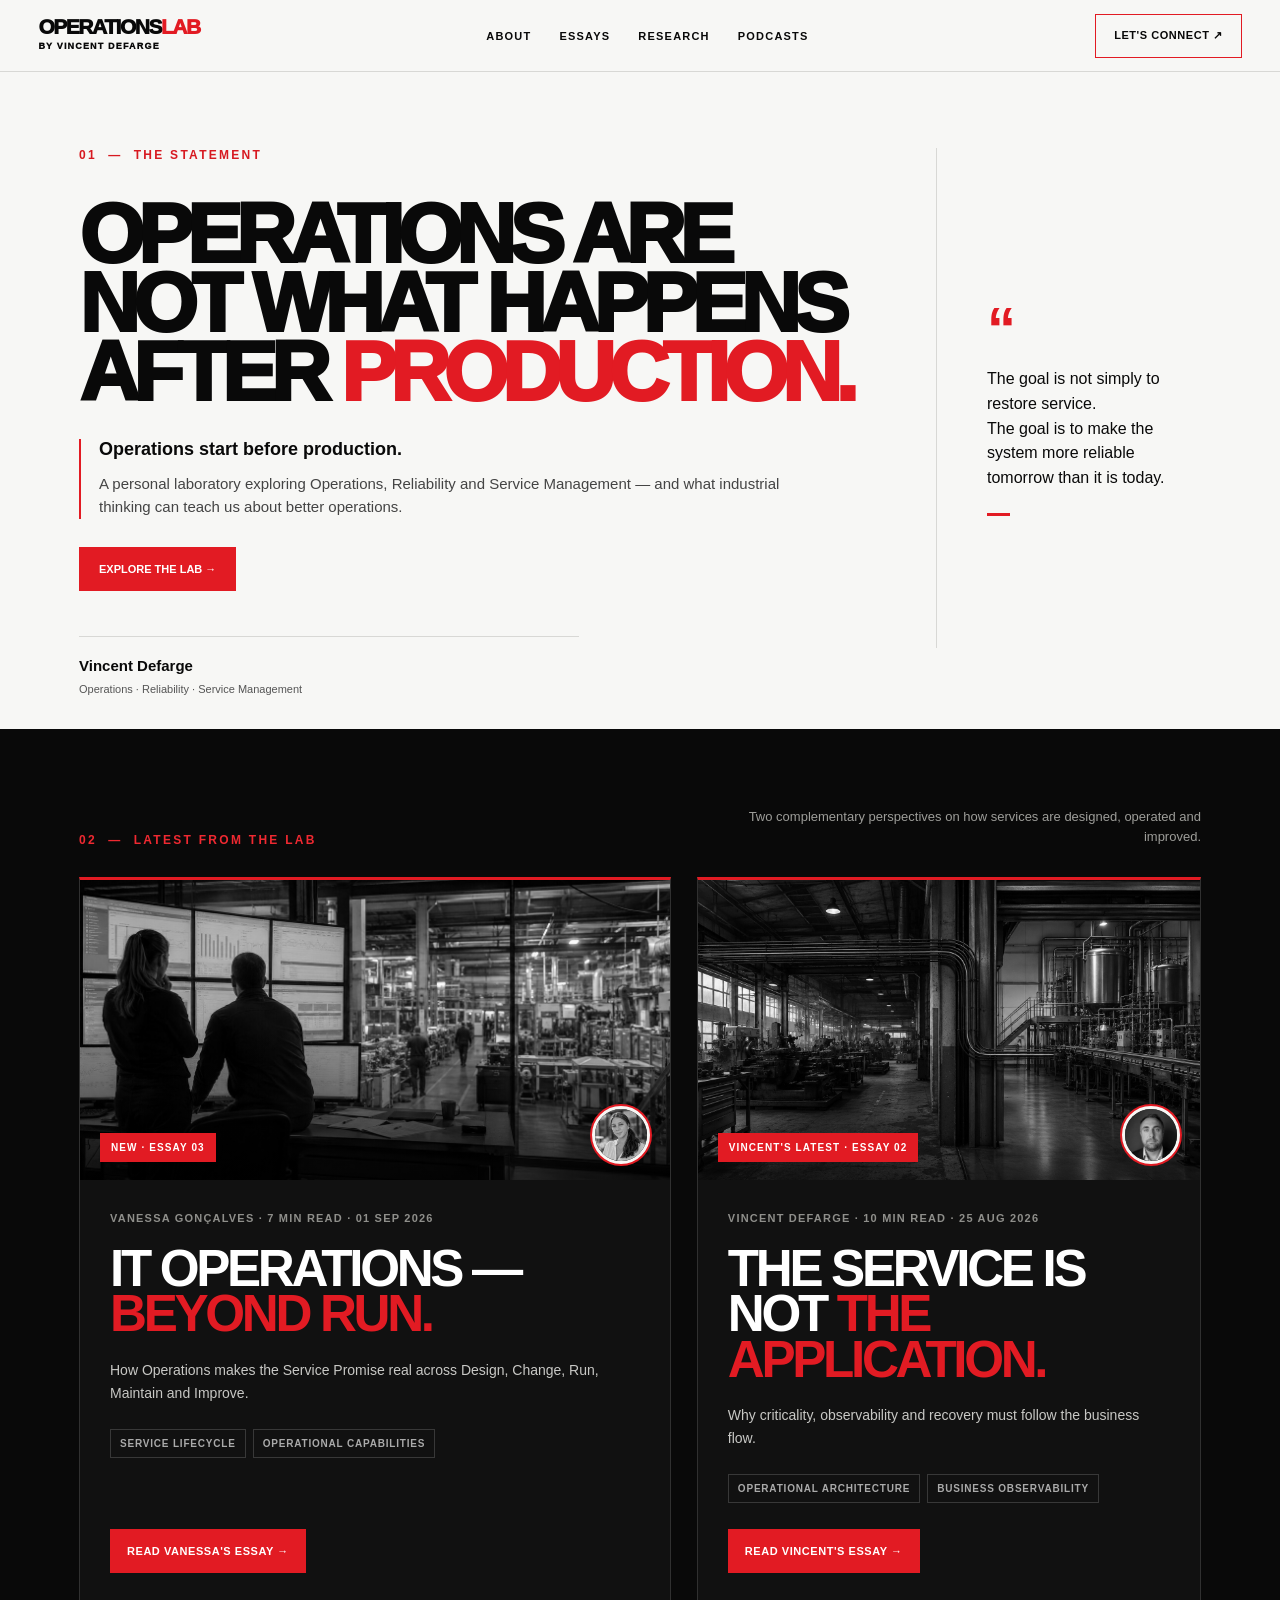
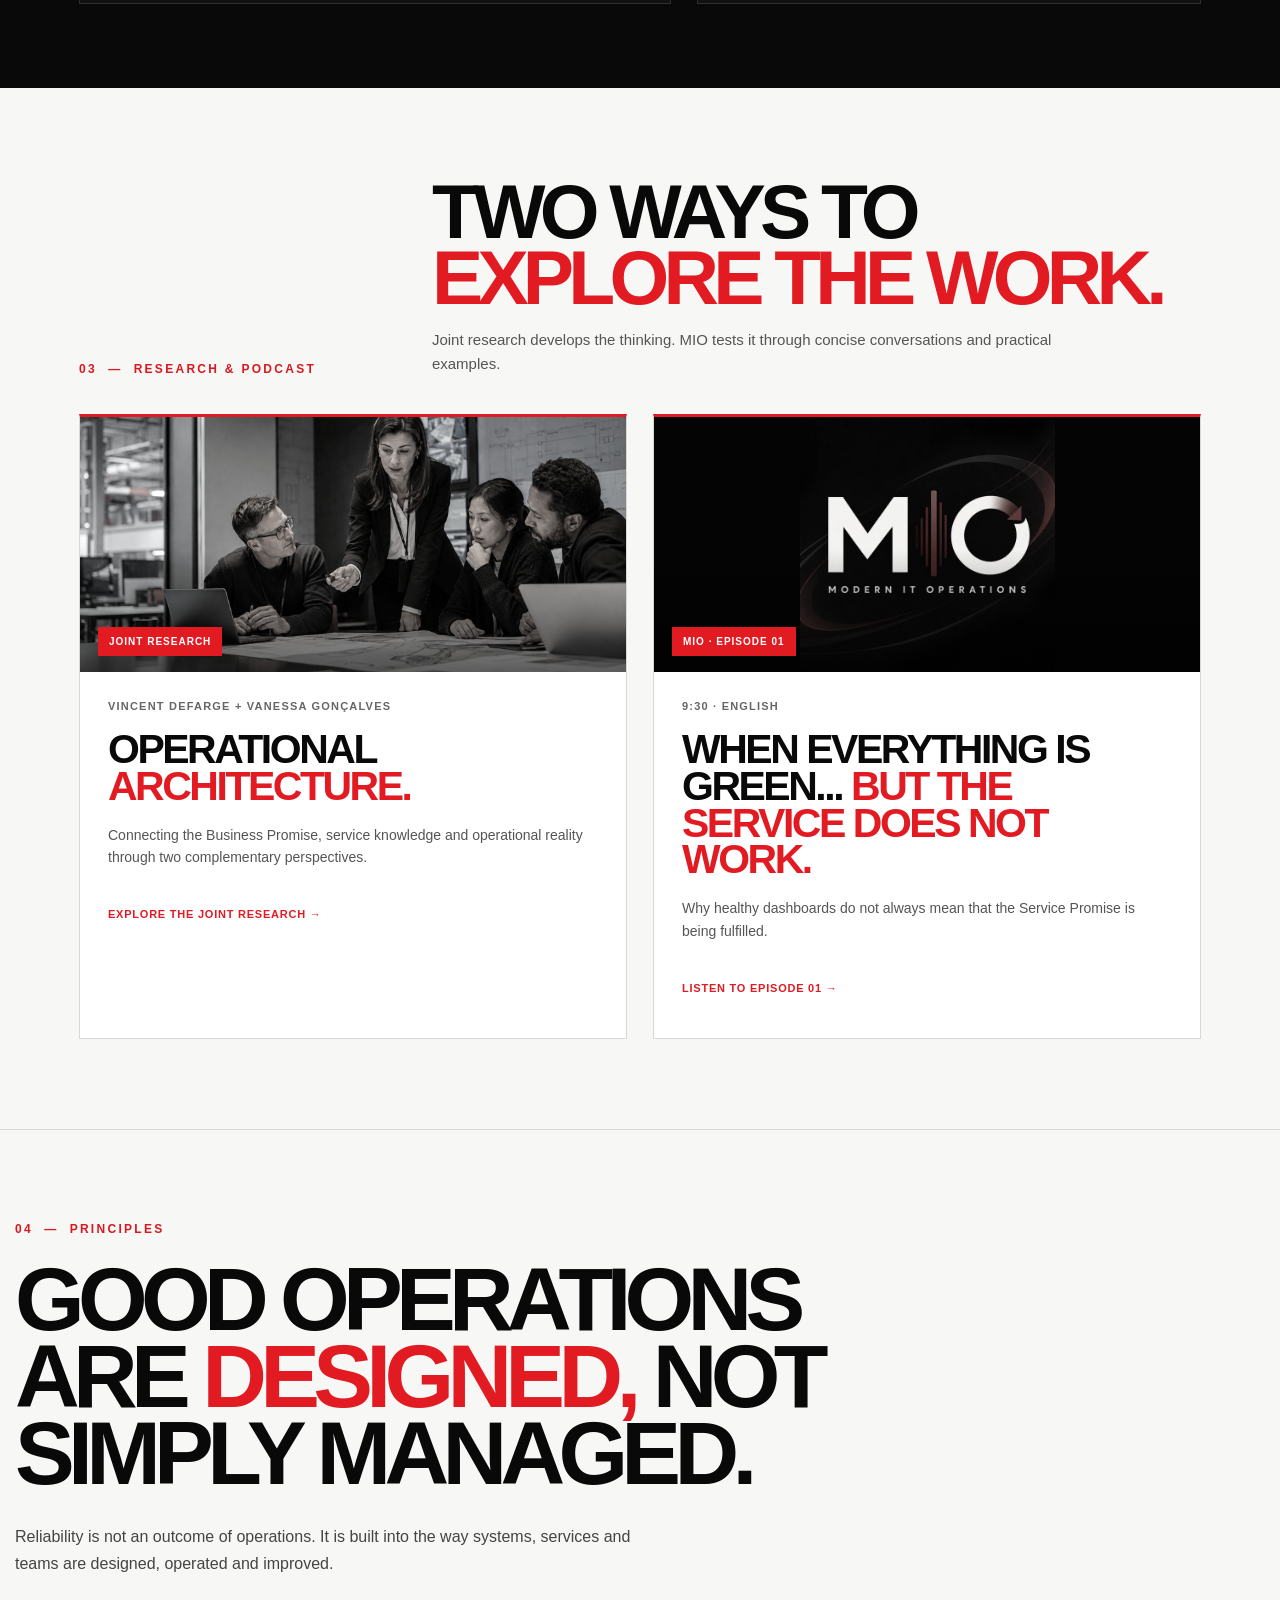
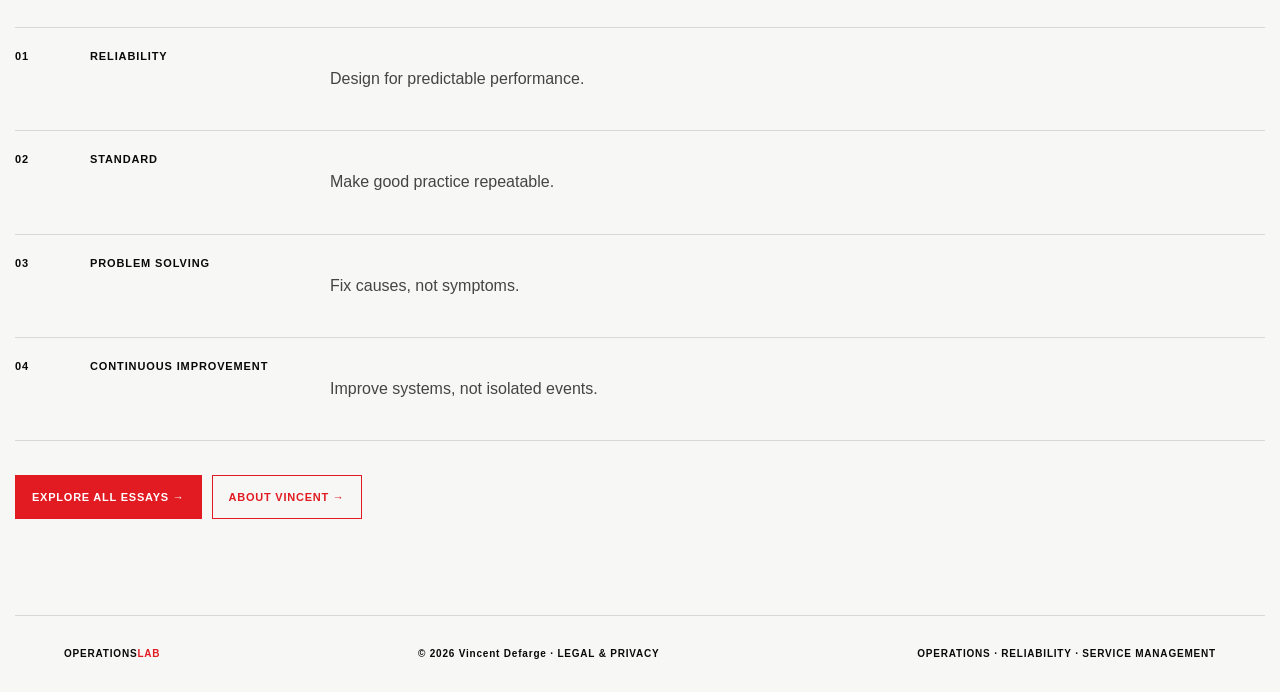
<file: index.html>
<!doctype html>
<html lang="en">
<head>
  <meta charset="utf-8">
  <meta name="viewport" content="width=device-width, initial-scale=1">
  <title>Operations Lab — Vincent Defarge</title>
  <meta name="description" content="A personal laboratory exploring modern IT Operations, Reliability and Service Management through an industrial lens.">
  <meta name="robots" content="index,follow,max-image-preview:large">
  <meta name="author" content="Vincent Defarge">
  <link rel="canonical" href="https://www.operationslab.fr/">
  <link rel="icon" href="/favicon.svg" type="image/svg+xml">
  <meta property="og:title" content="Operations Lab — Vincent Defarge">
  <meta property="og:description" content="Operations are designed before production. Explore ideas on reliability, service management and continuous improvement.">
  <meta property="og:type" content="website">
  <meta property="og:locale" content="en_US">
  <meta property="og:site_name" content="Operations Lab">
  <meta property="og:url" content="https://www.operationslab.fr/">
  <meta property="og:image" content="https://www.operationslab.fr/images/og-operations-lab.jpg">
  <meta property="og:image:secure_url" content="https://www.operationslab.fr/images/og-operations-lab.jpg">
  <meta property="og:image:type" content="image/jpeg">
  <meta property="og:image:width" content="1200">
  <meta property="og:image:height" content="627">
  <meta property="og:image:alt" content="Operations Lab — Operations are designed before production">
  <meta name="twitter:card" content="summary_large_image">
  <meta name="twitter:title" content="Operations Lab — Vincent Defarge">
  <meta name="twitter:description" content="Operations are designed before production. Explore ideas on reliability, service management and continuous improvement.">
  <meta name="twitter:image" content="https://www.operationslab.fr/images/og-operations-lab.jpg">
  <meta name="twitter:image:alt" content="Operations Lab — Operations are designed before production">
  <meta name="theme-color" content="#f7f7f5">
  <script type="application/ld+json">
  {
    "@context": "https://schema.org",
    "@graph": [
      {
        "@type": "WebSite",
        "@id": "https://www.operationslab.fr/#website",
        "url": "https://www.operationslab.fr/",
        "name": "Operations Lab",
        "description": "A personal laboratory exploring modern IT Operations, Reliability and Service Management through an industrial lens.",
        "inLanguage": "en",
        "creator": { "@id": "https://www.operationslab.fr/about/#person" }
      },
      {
        "@type": "Person",
        "@id": "https://www.operationslab.fr/about/#person",
        "name": "Vincent Defarge",
        "url": "https://www.operationslab.fr/about/",
        "jobTitle": "Head of Service Management Office",
        "sameAs": ["https://www.linkedin.com/in/vincent-defarge-165a844b/"]
      }
    ]
  }
  </script>
  <link rel="stylesheet" href="css/home.css">
  <link rel="stylesheet" href="/css/accessibility.css">
  <script defer src="https://cdn.vercel-insights.com/v1/script.js"></script>
</head>
<body>
  <a class="skip-link" href="#main-content">SKIP TO CONTENT</a>
  <header class="header">
    <a class="logo" href="/" aria-label="Operations Lab home">OPERATIONS<span>LAB</span><small>BY VINCENT DEFARGE</small></a>
    <nav class="nav" aria-label="Main navigation">
      <a href="/about/">ABOUT</a>
      <a href="/essays/">ESSAYS</a><a href="/research/">RESEARCH</a>
      <a href="/podcasts/">PODCASTS</a>
    </nav>
    <a class="connect" href="https://www.linkedin.com/in/vincent-defarge-165a844b/" target="_blank" rel="noopener">LET'S CONNECT ↗</a>
  </header>

  <main id="main-content" tabindex="-1">
    <section class="hero">
      <div class="container hero-grid">
        <div class="hero-copy">
          <div class="kicker">01&nbsp;&nbsp;—&nbsp;&nbsp;THE STATEMENT</div>
          <h1>OPERATIONS ARE NOT WHAT HAPPENS AFTER <span>PRODUCTION.</span></h1>
          <div class="intro-wrap">
            <strong>Operations start before production.</strong>
            <p>A personal laboratory exploring Operations, Reliability and Service Management — and what industrial thinking can teach us about better operations.</p>
          </div>
          <a class="hero-btn" href="/essays/">EXPLORE THE LAB →</a>
          <div class="byline"><strong>Vincent Defarge</strong><div>Operations · Reliability · Service Management</div></div>
        </div>
        <aside class="quote">
          <div class="quote-mark">“</div>
          <p>The goal is not simply to restore service.<br>The goal is to make the system more reliable tomorrow than it is today.</p>
          <div class="quote-line"></div>
        </aside>
      </div>
    </section>

    <section class="featured-essay" aria-labelledby="latest-essays-title">
      <div class="container latest-essays">
        <div class="latest-essays-head">
          <div class="kicker" id="latest-essays-title">02&nbsp;&nbsp;—&nbsp;&nbsp;LATEST FROM THE LAB</div>
          <p>Two complementary perspectives on how services are designed, operated and improved.</p>
        </div>
        <div class="latest-essays-grid">
          <article class="latest-card latest-card-primary">
            <a class="latest-card-image" href="/essays/it-operations-beyond-run.html" aria-label="Read IT Operations — Beyond Run by Vanessa Gonçalves">
              <img src="/images/it-operations-beyond-run-industrial.jpg" alt="Operations professionals connecting operational signals with an active industrial environment" width="1200" height="800" loading="lazy" decoding="async">
              <span class="latest-card-badge">NEW · ESSAY 03</span>
              <span class="latest-card-avatar" aria-hidden="true"><img src="/images/vanessa-goncalves-portrait.png" alt="" width="400" height="400" loading="lazy" decoding="async"></span>
            </a>
            <div class="latest-card-copy">
              <div class="latest-card-meta">VANESSA GONÇALVES · 7 MIN READ · 01 SEP 2026</div>
              <h2>IT OPERATIONS — <span>BEYOND RUN.</span></h2>
              <p>How Operations makes the Service Promise real across Design, Change, Run, Maintain and Improve.</p>
              <ul class="latest-card-topics" aria-label="Essay topics">
                <li>SERVICE LIFECYCLE</li>
                <li>OPERATIONAL CAPABILITIES</li>
              </ul>
              <a class="latest-card-link" href="/essays/it-operations-beyond-run.html">READ VANESSA'S ESSAY →</a>
            </div>
          </article>
          <article class="latest-card">
            <a class="latest-card-image" href="/essays/service-is-not-the-application.html" aria-label="Read The Service Is Not the Application by Vincent Defarge">
              <img src="/images/service-flow-hero.jpg" alt="Two industrial environments connected by a single operational flow" width="1536" height="1024" loading="lazy" decoding="async">
              <span class="latest-card-badge">VINCENT'S LATEST · ESSAY 02</span>
              <span class="latest-card-avatar latest-card-avatar-vincent" aria-hidden="true"><img src="/images/vincent-defarge-portrait.jpg" alt="" width="1000" height="1298" loading="lazy" decoding="async"></span>
            </a>
            <div class="latest-card-copy">
              <div class="latest-card-meta">VINCENT DEFARGE · 10 MIN READ · 25 AUG 2026</div>
              <h2>THE SERVICE IS NOT <span>THE APPLICATION.</span></h2>
              <p>Why criticality, observability and recovery must follow the business flow.</p>
              <ul class="latest-card-topics" aria-label="Essay topics">
                <li>OPERATIONAL ARCHITECTURE</li>
                <li>BUSINESS OBSERVABILITY</li>
              </ul>
              <a class="latest-card-link" href="/essays/service-is-not-the-application.html">READ VINCENT'S ESSAY →</a>
            </div>
          </article>
        </div>
      </div>
    </section>

    <section class="lab-work" aria-labelledby="lab-work-title">
      <div class="container lab-work-head">
        <div class="kicker">03&nbsp;&nbsp;—&nbsp;&nbsp;RESEARCH &amp; PODCAST</div>
        <div>
          <h2 id="lab-work-title">TWO WAYS TO<br><span>EXPLORE THE WORK.</span></h2>
          <p>Joint research develops the thinking. MIO tests it through concise conversations and practical examples.</p>
        </div>
      </div>
      <div class="container lab-work-grid">
        <article class="lab-work-card">
          <a class="lab-work-media" href="/research/" aria-label="Explore Operational Architecture joint research">
            <img src="/images/operational-architecture-collaboration.jpg" alt="A multidisciplinary team collaborating around an operational problem, led by a woman coordinating the discussion" width="1600" height="900" loading="lazy" decoding="async">
            <span>JOINT RESEARCH</span>
          </a>
          <div class="lab-work-copy">
            <div class="lab-work-meta">VINCENT DEFARGE + VANESSA GONÇALVES</div>
            <h3>OPERATIONAL<br><span>ARCHITECTURE.</span></h3>
            <p>Connecting the Business Promise, service knowledge and operational reality through two complementary perspectives.</p>
            <a href="/research/">EXPLORE THE JOINT RESEARCH →</a>
          </div>
        </article>
        <article class="lab-work-card">
          <a class="lab-work-media lab-work-media-podcast" href="/podcasts/#episode-01" aria-label="Listen to MIO episode 1">
            <img src="/images/mio-podcast-cover.webp" alt="MIO — Modern IT Operations podcast cover" width="1200" height="1200" loading="lazy" decoding="async">
            <span>MIO · EPISODE 01</span>
          </a>
          <div class="lab-work-copy">
            <div class="lab-work-meta">9:30 · ENGLISH</div>
            <h3>WHEN EVERYTHING IS GREEN... <span>BUT THE SERVICE DOES NOT WORK.</span></h3>
            <p>Why healthy dashboards do not always mean that the Service Promise is being fulfilled.</p>
            <a href="/podcasts/#episode-01">LISTEN TO EPISODE 01 →</a>
          </div>
        </article>
      </div>
    </section>

    <section class="container section" aria-labelledby="principles-title">
      <div class="kicker">04&nbsp;&nbsp;—&nbsp;&nbsp;PRINCIPLES</div>
      <h2 id="principles-title">GOOD OPERATIONS ARE <span>DESIGNED,</span> NOT SIMPLY MANAGED.</h2>
      <p>Reliability is not an outcome of operations. It is built into the way systems, services and teams are designed, operated and improved.</p>
      <div class="list">
        <div class="list-row"><strong>01</strong><strong>RELIABILITY</strong><p>Design for predictable performance.</p></div>
        <div class="list-row"><strong>02</strong><strong>STANDARD</strong><p>Make good practice repeatable.</p></div>
        <div class="list-row"><strong>03</strong><strong>PROBLEM SOLVING</strong><p>Fix causes, not symptoms.</p></div>
        <div class="list-row"><strong>04</strong><strong>CONTINUOUS IMPROVEMENT</strong><p>Improve systems, not isolated events.</p></div>
      </div>
      <div class="section-links" aria-label="Continue exploring Operations Lab">
        <a href="/essays/">EXPLORE ALL ESSAYS →</a>
        <a href="/about/">ABOUT VINCENT →</a>
      </div>
    </section>
  </main>

  <footer>
    <div>OPERATIONS<span class="red">LAB</span></div>
    <div>© 2026 Vincent Defarge · <a href="/legal/">LEGAL & PRIVACY</a></div>
    <div>OPERATIONS · RELIABILITY · SERVICE MANAGEMENT</div>
  </footer>
</body>
</html>
</file>
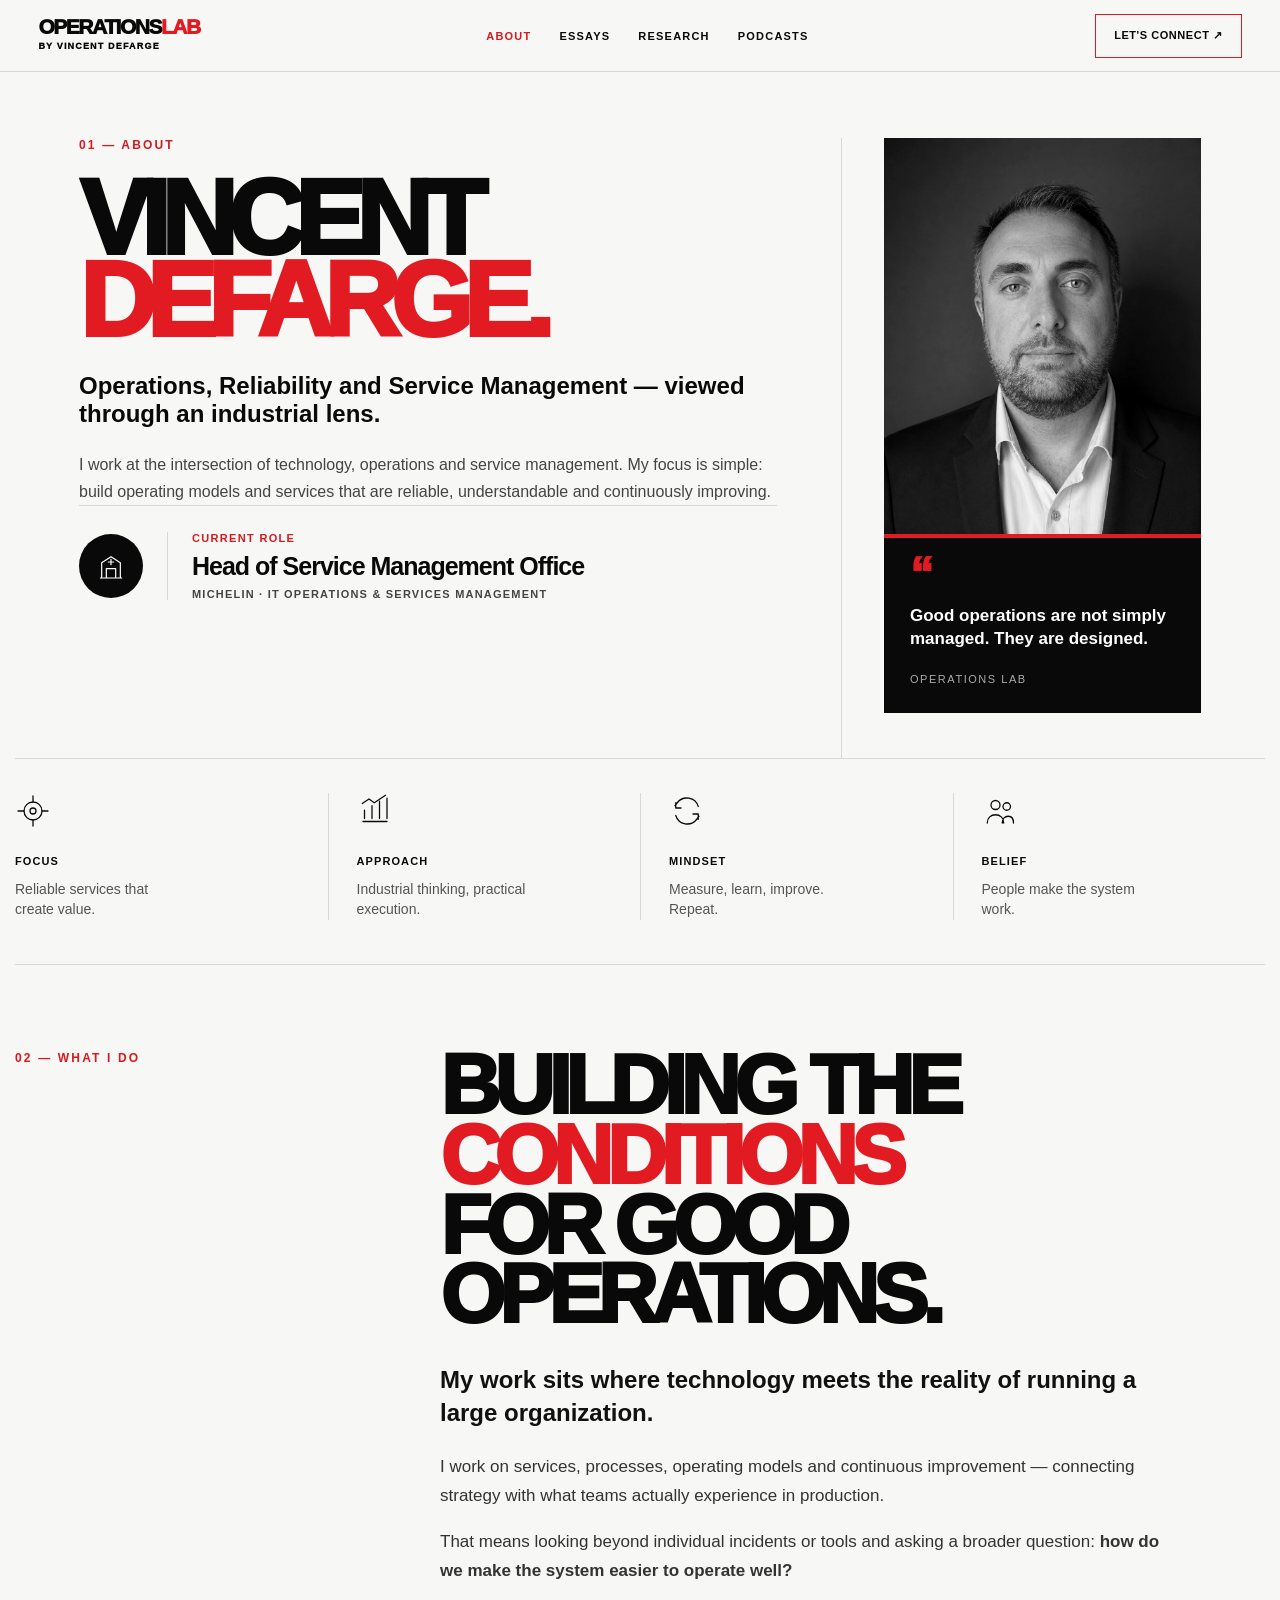
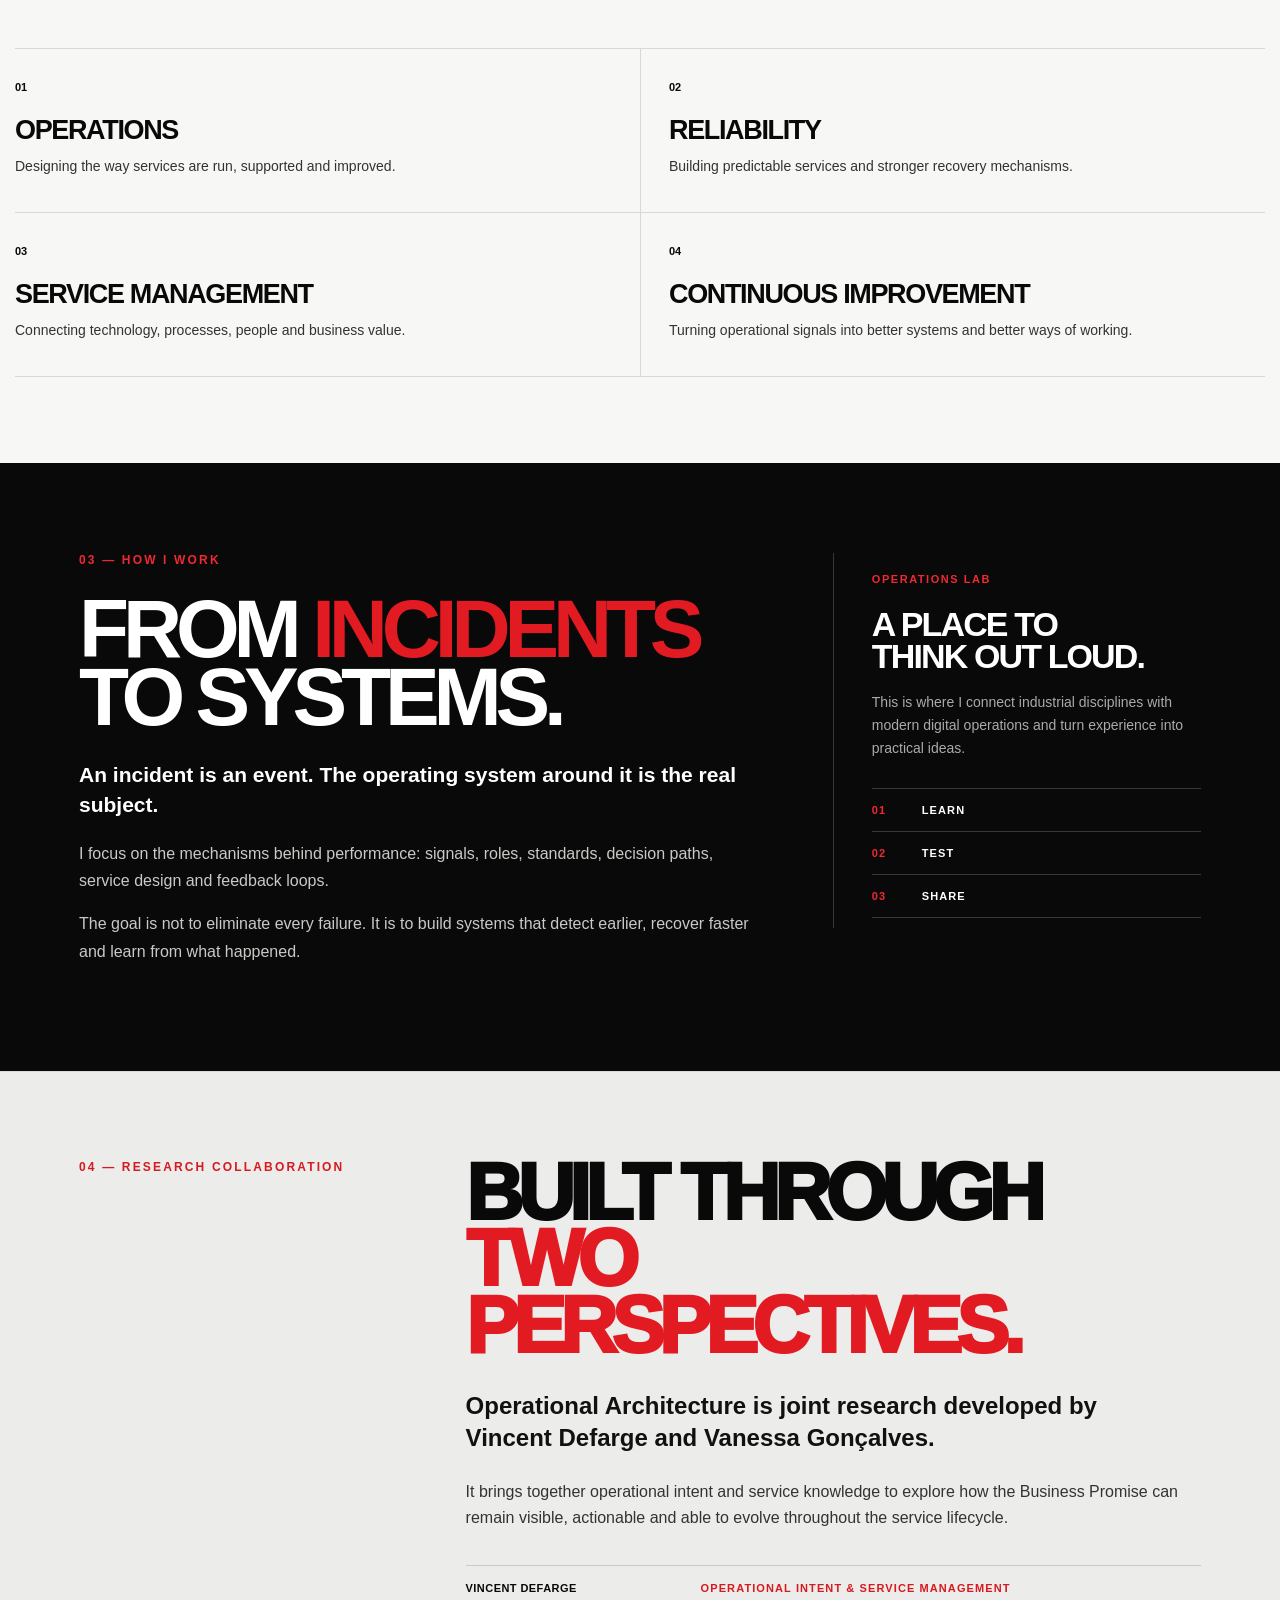
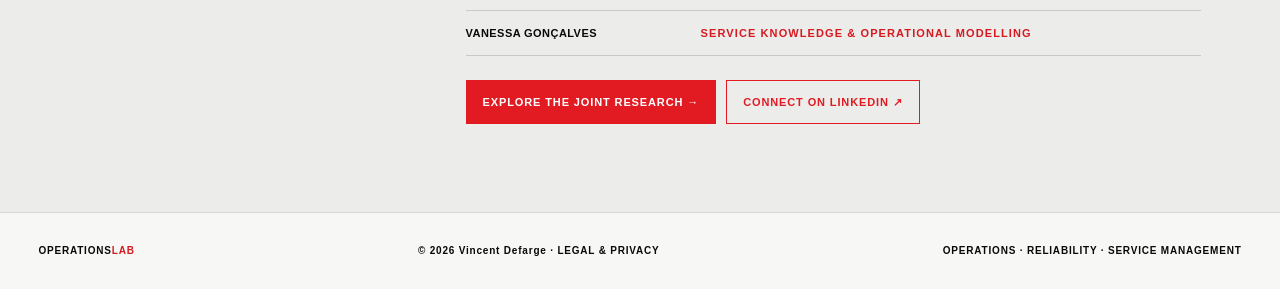
<file: about/index.html>
<!doctype html>
<html lang="en">
<head>
<meta charset="utf-8">
<meta name="viewport" content="width=device-width,initial-scale=1">
<title>About — Vincent Defarge | Operations Lab</title>
<meta name="description" content="About Vincent Defarge and the thinking behind Operations Lab.">
<meta name="robots" content="index,follow,max-image-preview:large">
<meta name="author" content="Vincent Defarge">
<link rel="canonical" href="https://www.operationslab.fr/about/">
<link rel="icon" href="/favicon.svg" type="image/svg+xml">
<meta property="og:title" content="About Vincent Defarge — Operations Lab">
<meta property="og:description" content="Operations, Reliability and Service Management — viewed through an industrial lens.">
<meta property="og:type" content="profile">
<meta property="og:locale" content="en_US">
<meta property="og:site_name" content="Operations Lab">
<meta property="og:url" content="https://www.operationslab.fr/about/">
<meta property="og:image" content="https://www.operationslab.fr/images/og-operations-lab.jpg">
<meta property="og:image:secure_url" content="https://www.operationslab.fr/images/og-operations-lab.jpg">
<meta property="og:image:type" content="image/jpeg">
<meta property="og:image:width" content="1200">
<meta property="og:image:height" content="627">
<meta property="og:image:alt" content="Operations Lab — Operations are designed before production">
<meta property="profile:first_name" content="Vincent">
<meta property="profile:last_name" content="Defarge">
<meta name="twitter:card" content="summary_large_image">
<meta name="twitter:title" content="About Vincent Defarge — Operations Lab">
<meta name="twitter:description" content="Operations, Reliability and Service Management — viewed through an industrial lens.">
<meta name="twitter:image" content="https://www.operationslab.fr/images/og-operations-lab.jpg">
<meta name="twitter:image:alt" content="Operations Lab — Operations are designed before production">
<meta name="theme-color" content="#f7f7f5">
<script type="application/ld+json">
{
  "@context": "https://schema.org",
  "@graph": [
    {
      "@type": "ProfilePage",
      "@id": "https://www.operationslab.fr/about/#webpage",
      "url": "https://www.operationslab.fr/about/",
      "name": "About Vincent Defarge — Operations Lab",
      "description": "About Vincent Defarge and the thinking behind Operations Lab.",
      "inLanguage": "en",
      "isPartOf": { "@id": "https://www.operationslab.fr/#website" },
      "mainEntity": { "@id": "https://www.operationslab.fr/about/#person" }
    },
    {
      "@type": "Person",
      "@id": "https://www.operationslab.fr/about/#person",
      "name": "Vincent Defarge",
      "url": "https://www.operationslab.fr/about/",
      "image": "https://www.operationslab.fr/images/vincent-defarge-portrait.jpg",
      "jobTitle": "Head of Service Management Office",
      "description": "Exploring Operations, Reliability and Service Management through an industrial lens.",
      "sameAs": ["https://www.linkedin.com/in/vincent-defarge-165a844b/"]
    }
  ]
}
</script>
<link rel="stylesheet" href="../css/about.css">
<link rel="stylesheet" href="/css/accessibility.css">
<script defer src="https://cdn.vercel-insights.com/v1/script.js"></script>
</head>
<body>
<a class="skip-link" href="#main-content">SKIP TO CONTENT</a>
<header class="header">
<a class="logo" href="/">OPERATIONS<span>LAB</span><small>BY VINCENT DEFARGE</small></a>
<nav class="nav" aria-label="Main navigation">
<a class="active" aria-current="page" href="/about/">ABOUT</a>
<a href="/essays/">ESSAYS</a><a href="/research/">RESEARCH</a>
<a href="/podcasts/">PODCASTS</a>
</nav>
<a class="connect" href="https://www.linkedin.com/in/vincent-defarge-165a844b/" target="_blank" rel="noopener">LET'S CONNECT ↗</a>
</header>

<main id="main-content" tabindex="-1">
<section class="about-hero">
<div class="container about-grid">
<div class="about-main">
<div class="kicker">01 — ABOUT</div>
<h1>VINCENT<br><span>DEFARGE.</span></h1>
<p class="hero-lead">Operations, Reliability and Service Management — viewed through an industrial lens.</p>
<p class="hero-copy">I work at the intersection of technology, operations and service management. My focus is simple: build operating models and services that are reliable, understandable and continuously improving.</p>

<div class="role">
<div class="role-icon" aria-hidden="true">
<svg viewBox="0 0 48 48"><path d="M10 42V19l14-9 14 9v23M17 42V28h14v14M20 18h8M24 14v8M8 42h32"/></svg>
</div>
<div class="role-content">
<div class="role-label">CURRENT ROLE</div>
<div class="role-title">Head of Service Management Office</div>
<div class="role-org">MICHELIN · IT OPERATIONS &amp; SERVICES MANAGEMENT</div>
</div>
</div>
</div>

<aside class="portrait-panel">
<figure class="portrait-frame">
<img src="/images/vincent-defarge-portrait.jpg" alt="Portrait of Vincent Defarge" width="1000" height="1298" fetchpriority="high" decoding="async">
<figcaption>
<div class="portrait-quote-mark" aria-hidden="true">“</div>
<p>Good operations are not simply managed. They are designed.</p>
<small>OPERATIONS LAB</small>
</figcaption>
</figure>
</aside>
</div>

<div class="container principles">
<div class="principle">
<div class="principle-icon"><svg viewBox="0 0 48 48"><circle cx="24" cy="24" r="12"/><circle cx="24" cy="24" r="4"/><path d="M24 4v8M24 36v8M4 24h8M36 24h8"/></svg></div>
<b>FOCUS</b><p>Reliable services that create value.</p>
</div>
<div class="principle">
<div class="principle-icon"><svg viewBox="0 0 48 48"><path d="M8 38h32M10 34V23M20 34V17M30 34V11M40 34V7M7 14l9-6 7 5 15-10"/></svg></div>
<b>APPROACH</b><p>Industrial thinking, practical execution.</p>
</div>
<div class="principle">
<div class="principle-icon"><svg viewBox="0 0 48 48"><path d="M39 18a16 16 0 0 0-28-5l-3 4M9 13v7h7M9 30a16 16 0 0 0 28 5l3-4M39 35v-7h-7"/></svg></div>
<b>MINDSET</b><p>Measure, learn, improve. Repeat.</p>
</div>
<div class="principle">
<div class="principle-icon"><svg viewBox="0 0 48 48"><circle cx="18" cy="16" r="6"/><circle cx="33" cy="18" r="5"/><path d="M7 40c0-7 5-11 11-11s11 4 11 11M27 40c0-5 3-9 8-9 4 0 7 3 7 9"/></svg></div>
<b>BELIEF</b><p>People make the system work.</p>
</div>
</div>
</section>

<section class="container section">
<div class="section-grid">
<div class="kicker">02 — WHAT I DO</div>
<div>
<h2>BUILDING THE<br><span>CONDITIONS</span><br>FOR GOOD OPERATIONS.</h2>
<p class="lead">My work sits where technology meets the reality of running a large organization.</p>
<p>I work on services, processes, operating models and continuous improvement — connecting strategy with what teams actually experience in production.</p>
<p>That means looking beyond individual incidents or tools and asking a broader question: <strong>how do we make the system easier to operate well?</strong></p>
</div>
</div>
<div class="beliefs">
<div class="belief"><b>01</b><h3>OPERATIONS</h3><p>Designing the way services are run, supported and improved.</p></div>
<div class="belief"><b>02</b><h3>RELIABILITY</h3><p>Building predictable services and stronger recovery mechanisms.</p></div>
<div class="belief"><b>03</b><h3>SERVICE MANAGEMENT</h3><p>Connecting technology, processes, people and business value.</p></div>
<div class="belief"><b>04</b><h3>CONTINUOUS IMPROVEMENT</h3><p>Turning operational signals into better systems and better ways of working.</p></div>
</div>
</section>

<section class="why">
<div class="container method-grid">
<div>
<div class="kicker">03 — HOW I WORK</div>
<h2>FROM <span>INCIDENTS</span><br>TO SYSTEMS.</h2>
<p class="method-lead">An incident is an event. The operating system around it is the real subject.</p>
<p>I focus on the mechanisms behind performance: signals, roles, standards, decision paths, service design and feedback loops.</p>
<p>The goal is not to eliminate every failure. It is to build systems that detect earlier, recover faster and learn from what happened.</p>
</div>
<aside class="lab-note">
<div class="lab-note-label">OPERATIONS LAB</div>
<h3>A PLACE TO<br>THINK OUT LOUD.</h3>
<p>This is where I connect industrial disciplines with modern digital operations and turn experience into practical ideas.</p>
<div class="lab-note-steps" aria-label="Operations Lab approach">
<div><b>01</b><span>LEARN</span></div>
<div><b>02</b><span>TEST</span></div>
<div><b>03</b><span>SHARE</span></div>
</div>
</aside>
</div>
</section>

<section class="research-collaboration">
<div class="container research-collaboration-grid">
<div class="kicker">04 — RESEARCH COLLABORATION</div>
<div>
<h2>BUILT THROUGH<br><span>TWO PERSPECTIVES.</span></h2>
<p class="lead">Operational Architecture is joint research developed by Vincent Defarge and Vanessa Gonçalves.</p>
<p>It brings together operational intent and service knowledge to explore how the Business Promise can remain visible, actionable and able to evolve throughout the service lifecycle.</p>
<div class="research-collaborators">
<div><b>VINCENT DEFARGE</b><span>OPERATIONAL INTENT &amp; SERVICE MANAGEMENT</span></div>
<div><b>VANESSA GONÇALVES</b><span>SERVICE KNOWLEDGE &amp; OPERATIONAL MODELLING</span></div>
</div>
<div class="collaboration-actions">
<a href="/research/">EXPLORE THE JOINT RESEARCH →</a>
<a class="secondary" href="https://www.linkedin.com/in/vincent-defarge-165a844b/" target="_blank" rel="noopener">CONNECT ON LINKEDIN ↗</a>
</div>
</div>
</div>
</section>
</main>

<footer>
<div>OPERATIONS<span>LAB</span></div>
<div>© 2026 Vincent Defarge · <a href="/legal/">LEGAL & PRIVACY</a></div>
<div>OPERATIONS · RELIABILITY · SERVICE MANAGEMENT</div>
</footer>
</body>
</html>
</file>
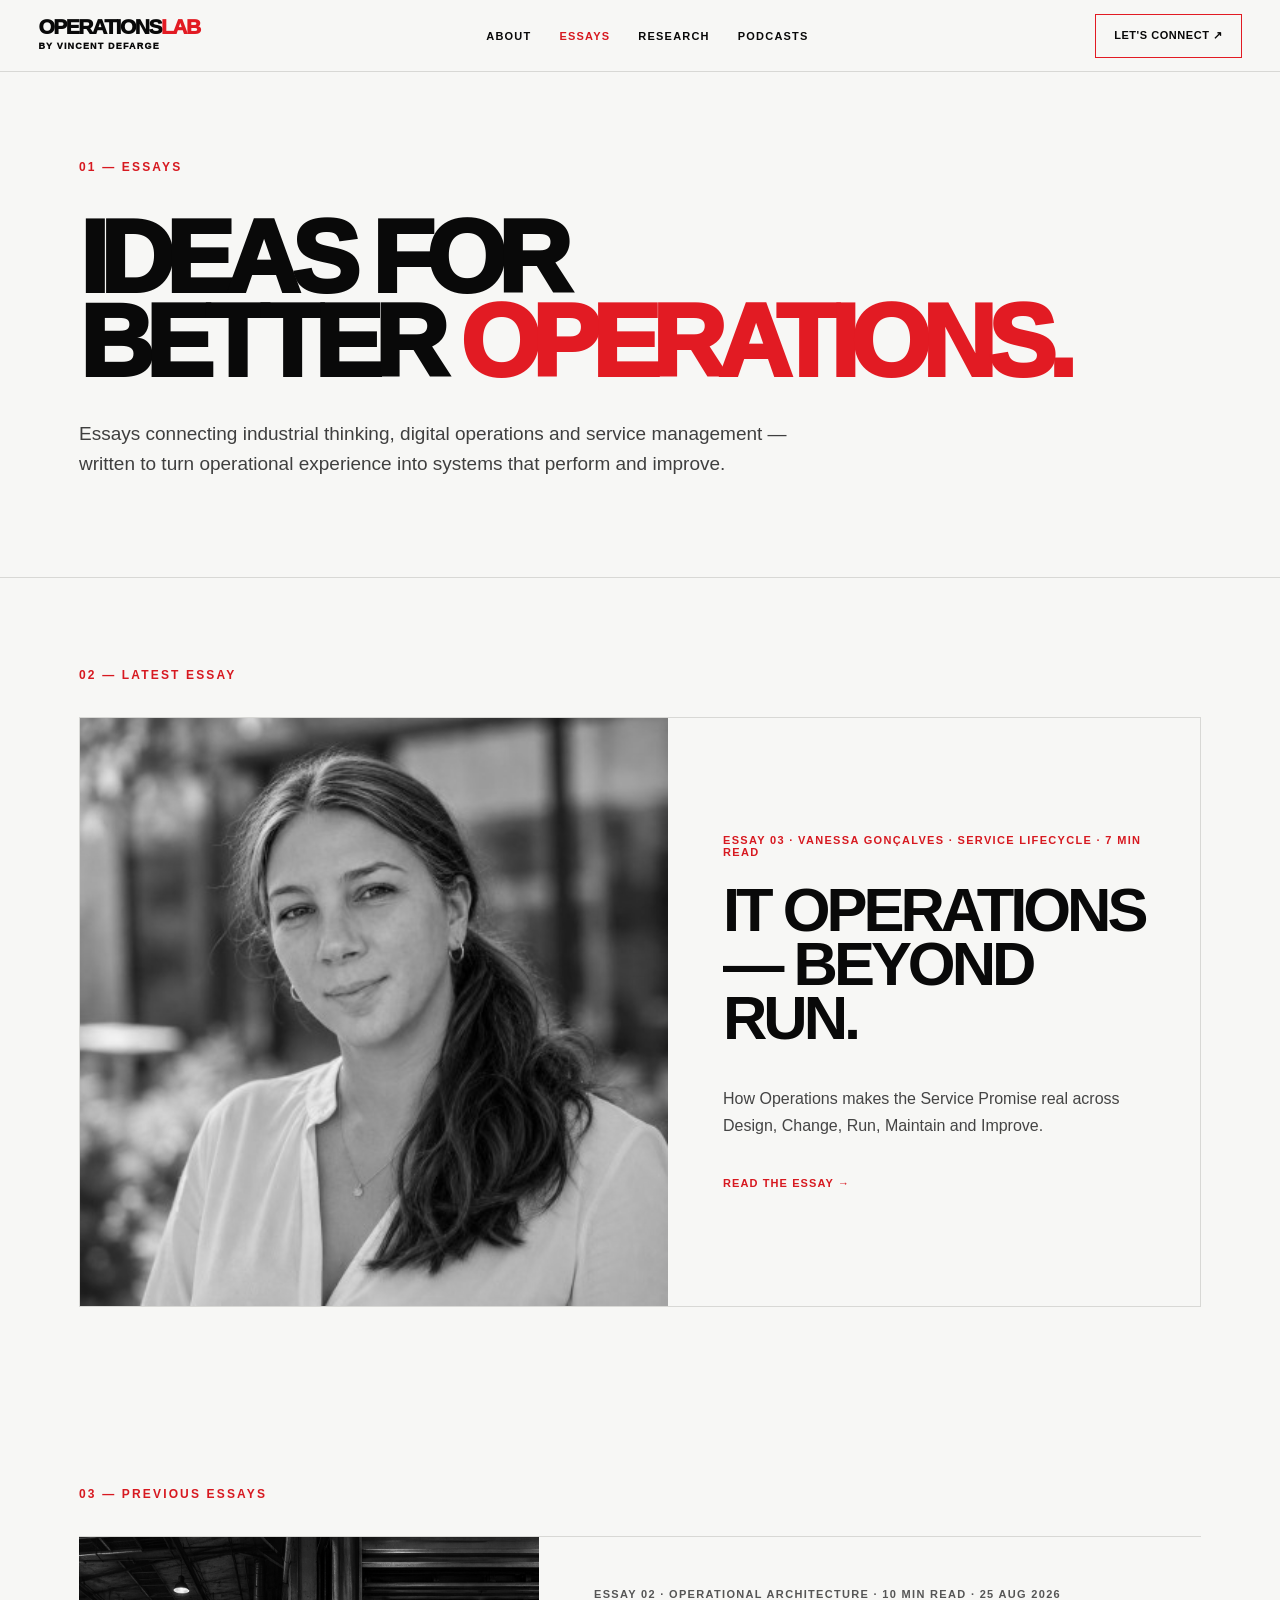
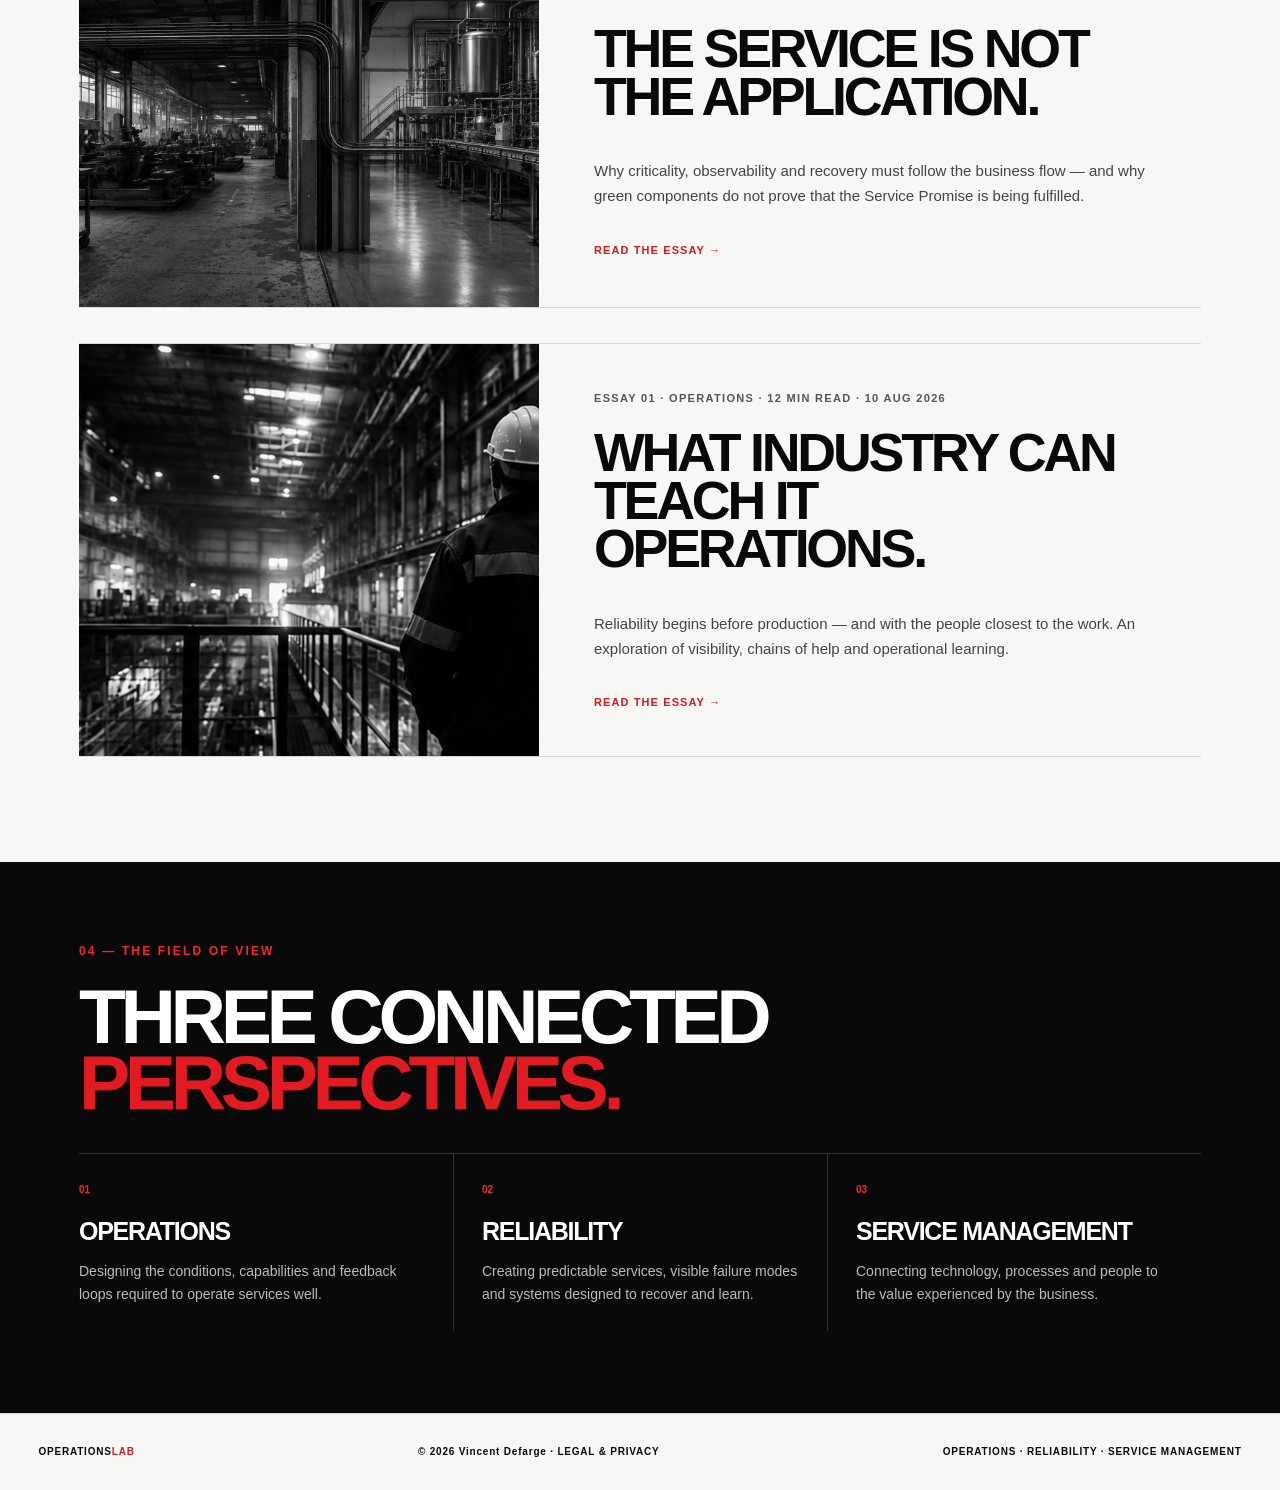
<file: essays/index.html>
<!doctype html>
<html lang="en">
<head>
<meta charset="utf-8">
<meta name="viewport" content="width=device-width,initial-scale=1">
<title>Essays — Operations Lab</title>
<meta name="description" content="Essays on modern IT Operations, Reliability and Service Management through an industrial lens.">
<meta name="robots" content="index,follow,max-image-preview:large">
<meta name="author" content="Vincent Defarge">
<link rel="canonical" href="https://www.operationslab.fr/essays/">
<link rel="icon" href="/favicon.svg" type="image/svg+xml">
<meta property="og:title" content="Essays — Operations Lab">
<meta property="og:description" content="Ideas for designing reliable services, resilient organizations and better operating systems.">
<meta property="og:type" content="website">
<meta property="og:locale" content="en_US">
<meta property="og:site_name" content="Operations Lab">
<meta property="og:url" content="https://www.operationslab.fr/essays/">
<meta property="og:image" content="https://www.operationslab.fr/images/og-operations-lab.jpg">
<meta property="og:image:secure_url" content="https://www.operationslab.fr/images/og-operations-lab.jpg">
<meta property="og:image:type" content="image/jpeg">
<meta property="og:image:width" content="1200">
<meta property="og:image:height" content="627">
<meta property="og:image:alt" content="Operations Lab — Operations are designed before production">
<meta name="twitter:card" content="summary_large_image">
<meta name="twitter:title" content="Essays — Operations Lab">
<meta name="twitter:description" content="Ideas for designing reliable services, resilient organizations and better operating systems.">
<meta name="twitter:image" content="https://www.operationslab.fr/images/og-operations-lab.jpg">
<meta name="twitter:image:alt" content="Operations Lab — Operations are designed before production">
<meta name="theme-color" content="#f7f7f5">
<script type="application/ld+json">
{
  "@context": "https://schema.org",
  "@type": "CollectionPage",
  "@id": "https://www.operationslab.fr/essays/#webpage",
  "url": "https://www.operationslab.fr/essays/",
  "name": "Essays — Operations Lab",
  "description": "Essays on modern IT Operations, Reliability and Service Management through an industrial lens.",
  "inLanguage": "en",
  "isPartOf": { "@id": "https://www.operationslab.fr/#website" },
  "mainEntity": {
    "@type": "ItemList",
    "numberOfItems": 3,
    "itemListElement": [
      {
        "@type": "ListItem",
        "position": 1,
        "url": "https://www.operationslab.fr/essays/it-operations-beyond-run.html",
        "name": "IT Operations — Beyond Run"
      },
      {
        "@type": "ListItem",
        "position": 2,
        "url": "https://www.operationslab.fr/essays/service-is-not-the-application.html",
        "name": "The Service Is Not the Application"
      },
      {
        "@type": "ListItem",
        "position": 3,
        "url": "https://www.operationslab.fr/essays/industry-can-teach-it.html",
        "name": "What Industry Can Teach IT Operations"
      }
    ]
  }
}
</script>
<link rel="stylesheet" href="../css/essays.css">
<link rel="stylesheet" href="/css/accessibility.css">
<script defer src="https://cdn.vercel-insights.com/v1/script.js"></script>
</head>
<body>
<a class="skip-link" href="#main-content">SKIP TO CONTENT</a>
<header class="header">
<a class="logo" href="/" aria-label="Operations Lab home">OPERATIONS<span>LAB</span><small>BY VINCENT DEFARGE</small></a>
<nav class="nav" aria-label="Main navigation"><a href="/about/">ABOUT</a><a class="active" aria-current="page" href="/essays/">ESSAYS</a><a href="/research/">RESEARCH</a><a href="/podcasts/">PODCASTS</a></nav>
<a class="connect" href="https://www.linkedin.com/in/vincent-defarge-165a844b/" target="_blank" rel="noopener">LET'S CONNECT ↗</a>
</header>
<main id="main-content" tabindex="-1">
<section class="hero"><div class="container"><div class="kicker">01 — ESSAYS</div><h1>IDEAS FOR<br>BETTER <span>OPERATIONS.</span></h1><p>Essays connecting industrial thinking, digital operations and service management — written to turn operational experience into systems that perform and improve.</p></div></section>
<section class="container featured"><div class="kicker">02 — LATEST ESSAY</div><a class="feature" href="/essays/it-operations-beyond-run.html"><div class="feature-image"><img src="../images/vanessa-goncalves-portrait.png" alt="Portrait of Vanessa Gonçalves" width="400" height="400"></div><div class="feature-copy"><div class="meta">ESSAY 03 · VANESSA GONÇALVES · SERVICE LIFECYCLE · 7 MIN READ</div><h2>IT OPERATIONS — BEYOND RUN.</h2><p>How Operations makes the Service Promise real across Design, Change, Run, Maintain and Improve.</p><strong>READ THE ESSAY →</strong></div></a></section>
<section class="container archive">
  <div class="kicker">03 — PREVIOUS ESSAYS</div>
  <a class="archive-card" href="/essays/service-is-not-the-application.html">
    <div class="archive-image"><img src="../images/service-flow-hero.jpg" alt="Two industrial environments connected by a single red operational flow" loading="lazy" decoding="async"></div>
    <div class="archive-copy">
      <div class="meta">ESSAY 02 · OPERATIONAL ARCHITECTURE · 10 MIN READ · 25 AUG 2026</div>
      <h2>THE SERVICE IS NOT THE APPLICATION.</h2>
      <p>Why criticality, observability and recovery must follow the business flow — and why green components do not prove that the Service Promise is being fulfilled.</p>
      <strong>READ THE ESSAY →</strong>
    </div>
  </a>
  <a class="archive-card" href="/essays/industry-can-teach-it.html">
    <div class="archive-image"><img src="../images/industrial-hero-home.jpg" alt="Industrial operations environment" loading="lazy" decoding="async"></div>
    <div class="archive-copy">
      <div class="meta">ESSAY 01 · OPERATIONS · 12 MIN READ · 10 AUG 2026</div>
      <h2>WHAT INDUSTRY CAN TEACH IT OPERATIONS.</h2>
      <p>Reliability begins before production — and with the people closest to the work. An exploration of visibility, chains of help and operational learning.</p>
      <strong>READ THE ESSAY →</strong>
    </div>
  </a>
</section>
<section class="themes"><div class="container"><div class="kicker">04 — THE FIELD OF VIEW</div><h2>THREE CONNECTED<br><span>PERSPECTIVES.</span></h2><div class="theme-grid"><article id="operations"><div class="num">01</div><h3>OPERATIONS</h3><p>Designing the conditions, capabilities and feedback loops required to operate services well.</p></article><article id="reliability"><div class="num">02</div><h3>RELIABILITY</h3><p>Creating predictable services, visible failure modes and systems designed to recover and learn.</p></article><article id="service-management"><div class="num">03</div><h3>SERVICE MANAGEMENT</h3><p>Connecting technology, processes and people to the value experienced by the business.</p></article></div></div></section>
</main>
<footer><div>OPERATIONS<span>LAB</span></div><div>© 2026 Vincent Defarge · <a href="/legal/">LEGAL & PRIVACY</a></div><div>OPERATIONS · RELIABILITY · SERVICE MANAGEMENT</div></footer>
</body>
</html>
</file>
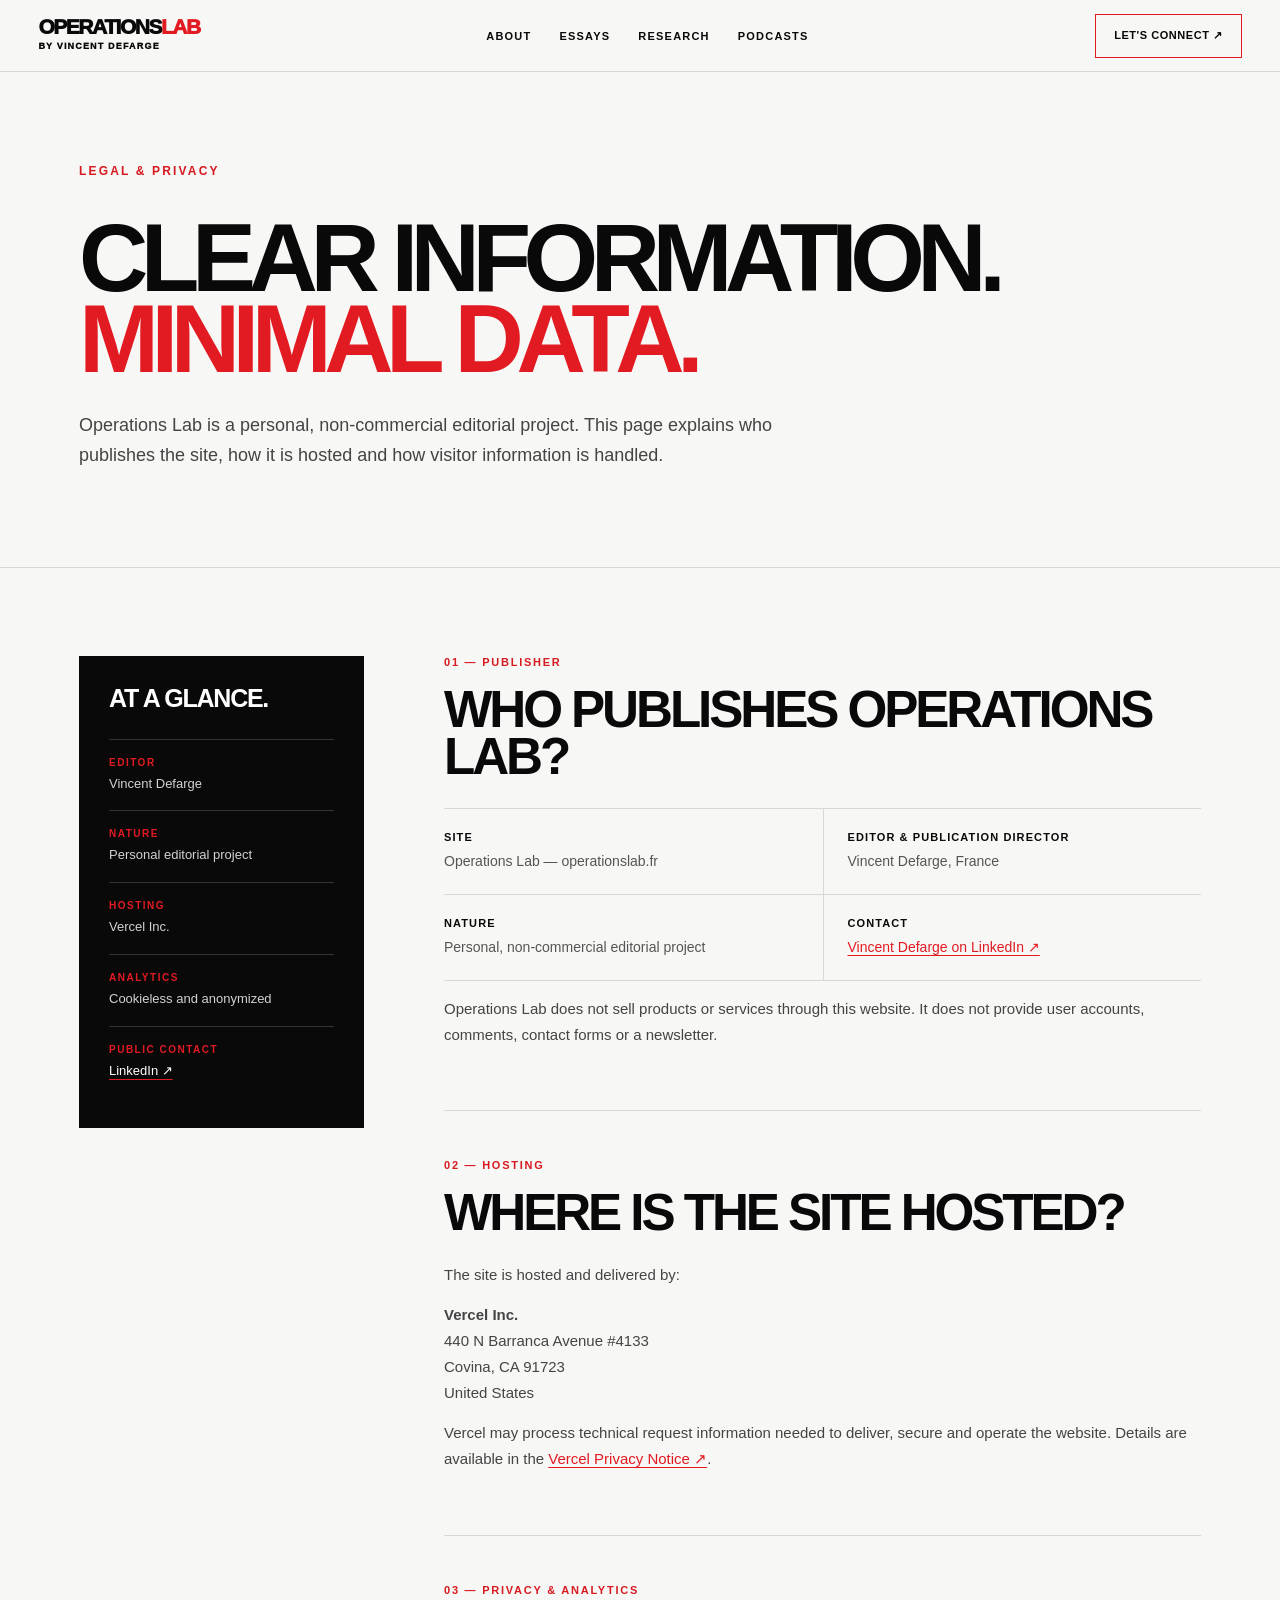
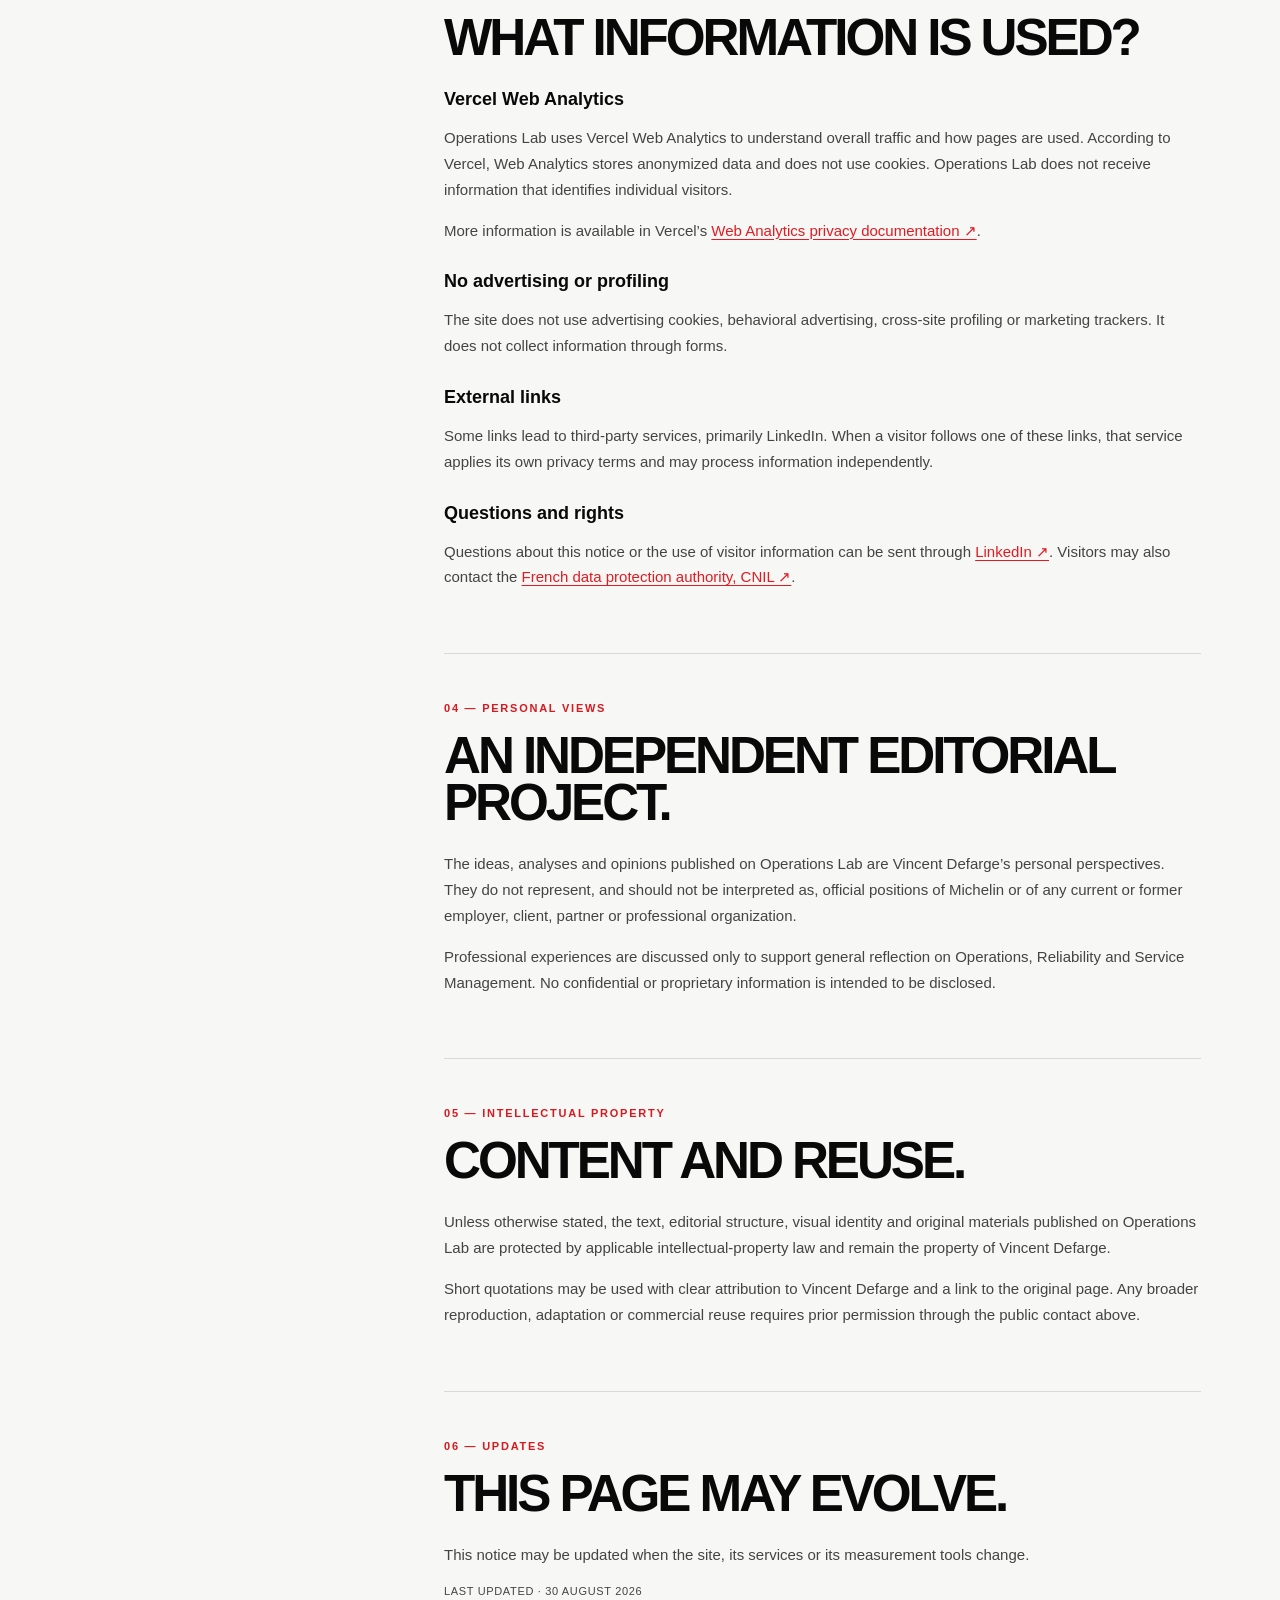
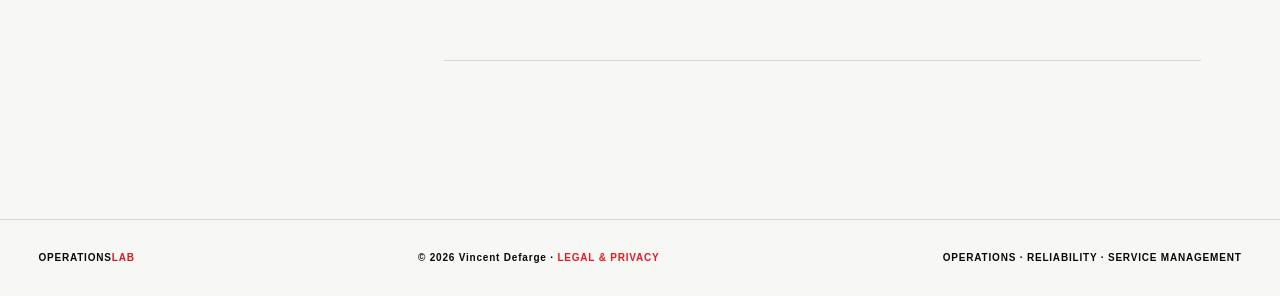
<file: legal/index.html>
<!doctype html>
<html lang="en">
<head>
<meta charset="utf-8">
<meta name="viewport" content="width=device-width,initial-scale=1">
<title>Legal & Privacy — Operations Lab</title>
<meta name="description" content="Legal information and privacy notice for Operations Lab, the personal editorial project of Vincent Defarge.">
<meta name="robots" content="noindex,follow">
<meta name="author" content="Vincent Defarge">
<link rel="canonical" href="https://www.operationslab.fr/legal/">
<link rel="icon" href="/favicon.svg" type="image/svg+xml">
<meta name="theme-color" content="#f7f7f5">
<link rel="stylesheet" href="/css/legal.css">
<link rel="stylesheet" href="/css/accessibility.css">
<script defer src="https://cdn.vercel-insights.com/v1/script.js"></script>
</head>
<body>
<a class="skip-link" href="#main-content">SKIP TO CONTENT</a>
<header class="header">
<a class="logo" href="/" aria-label="Operations Lab home">OPERATIONS<span>LAB</span><small>BY VINCENT DEFARGE</small></a>
<nav class="nav" aria-label="Main navigation"><a href="/about/">ABOUT</a><a href="/essays/">ESSAYS</a><a href="/research/">RESEARCH</a><a href="/podcasts/">PODCASTS</a></nav>
<a class="connect" href="https://www.linkedin.com/in/vincent-defarge-165a844b/" target="_blank" rel="noopener">LET'S CONNECT ↗</a>
</header>
<main id="main-content" tabindex="-1">
<section class="hero"><div class="container"><div class="kicker">LEGAL & PRIVACY</div><h1>CLEAR INFORMATION.<br><span>MINIMAL DATA.</span></h1><p>Operations Lab is a personal, non-commercial editorial project. This page explains who publishes the site, how it is hosted and how visitor information is handled.</p></div></section>
<div class="container legal">
<aside class="summary" aria-label="Legal information summary">
<h2>AT A GLANCE.</h2>
<dl>
<div><dt>EDITOR</dt><dd>Vincent Defarge</dd></div>
<div><dt>NATURE</dt><dd>Personal editorial project</dd></div>
<div><dt>HOSTING</dt><dd>Vercel Inc.</dd></div>
<div><dt>ANALYTICS</dt><dd>Cookieless and anonymized</dd></div>
<div><dt>PUBLIC CONTACT</dt><dd><a href="https://www.linkedin.com/in/vincent-defarge-165a844b/" target="_blank" rel="noopener">LinkedIn ↗</a></dd></div>
</dl>
</aside>
<div class="legal-content">
<section class="legal-section">
<div class="section-label">01 — PUBLISHER</div>
<h2>WHO PUBLISHES OPERATIONS LAB?</h2>
<div class="facts">
<div class="fact"><strong>SITE</strong><span>Operations Lab — operationslab.fr</span></div>
<div class="fact"><strong>EDITOR & PUBLICATION DIRECTOR</strong><span>Vincent Defarge, France</span></div>
<div class="fact"><strong>NATURE</strong><span>Personal, non-commercial editorial project</span></div>
<div class="fact"><strong>CONTACT</strong><span><a href="https://www.linkedin.com/in/vincent-defarge-165a844b/" target="_blank" rel="noopener">Vincent Defarge on LinkedIn ↗</a></span></div>
</div>
<p>Operations Lab does not sell products or services through this website. It does not provide user accounts, comments, contact forms or a newsletter.</p>
</section>
<section class="legal-section">
<div class="section-label">02 — HOSTING</div>
<h2>WHERE IS THE SITE HOSTED?</h2>
<p>The site is hosted and delivered by:</p>
<p><strong>Vercel Inc.</strong><br>440 N Barranca Avenue #4133<br>Covina, CA 91723<br>United States</p>
<p>Vercel may process technical request information needed to deliver, secure and operate the website. Details are available in the <a href="https://vercel.com/legal/privacy-notice" target="_blank" rel="noopener">Vercel Privacy Notice ↗</a>.</p>
</section>
<section class="legal-section">
<div class="section-label">03 — PRIVACY & ANALYTICS</div>
<h2>WHAT INFORMATION IS USED?</h2>
<h3>Vercel Web Analytics</h3>
<p>Operations Lab uses Vercel Web Analytics to understand overall traffic and how pages are used. According to Vercel, Web Analytics stores anonymized data and does not use cookies. Operations Lab does not receive information that identifies individual visitors.</p>
<p>More information is available in Vercel’s <a href="https://vercel.com/docs/analytics/privacy-policy" target="_blank" rel="noopener">Web Analytics privacy documentation ↗</a>.</p>
<h3>No advertising or profiling</h3>
<p>The site does not use advertising cookies, behavioral advertising, cross-site profiling or marketing trackers. It does not collect information through forms.</p>
<h3>External links</h3>
<p>Some links lead to third-party services, primarily LinkedIn. When a visitor follows one of these links, that service applies its own privacy terms and may process information independently.</p>
<h3>Questions and rights</h3>
<p>Questions about this notice or the use of visitor information can be sent through <a href="https://www.linkedin.com/in/vincent-defarge-165a844b/" target="_blank" rel="noopener">LinkedIn ↗</a>. Visitors may also contact the <a href="https://www.cnil.fr/" target="_blank" rel="noopener">French data protection authority, CNIL ↗</a>.</p>
</section>
<section class="legal-section">
<div class="section-label">04 — PERSONAL VIEWS</div>
<h2>AN INDEPENDENT EDITORIAL PROJECT.</h2>
<p>The ideas, analyses and opinions published on Operations Lab are Vincent Defarge’s personal perspectives. They do not represent, and should not be interpreted as, official positions of Michelin or of any current or former employer, client, partner or professional organization.</p>
<p>Professional experiences are discussed only to support general reflection on Operations, Reliability and Service Management. No confidential or proprietary information is intended to be disclosed.</p>
</section>
<section class="legal-section">
<div class="section-label">05 — INTELLECTUAL PROPERTY</div>
<h2>CONTENT AND REUSE.</h2>
<p>Unless otherwise stated, the text, editorial structure, visual identity and original materials published on Operations Lab are protected by applicable intellectual-property law and remain the property of Vincent Defarge.</p>
<p>Short quotations may be used with clear attribution to Vincent Defarge and a link to the original page. Any broader reproduction, adaptation or commercial reuse requires prior permission through the public contact above.</p>
</section>
<section class="legal-section">
<div class="section-label">06 — UPDATES</div>
<h2>THIS PAGE MAY EVOLVE.</h2>
<p>This notice may be updated when the site, its services or its measurement tools change.</p>
<p class="updated">LAST UPDATED · 30 AUGUST 2026</p>
</section>
</div>
</div>
</main>
<footer><div>OPERATIONS<span>LAB</span></div><div>© 2026 Vincent Defarge · <a href="/legal/">LEGAL & PRIVACY</a></div><div>OPERATIONS · RELIABILITY · SERVICE MANAGEMENT</div></footer>
</body>
</html>
</file>
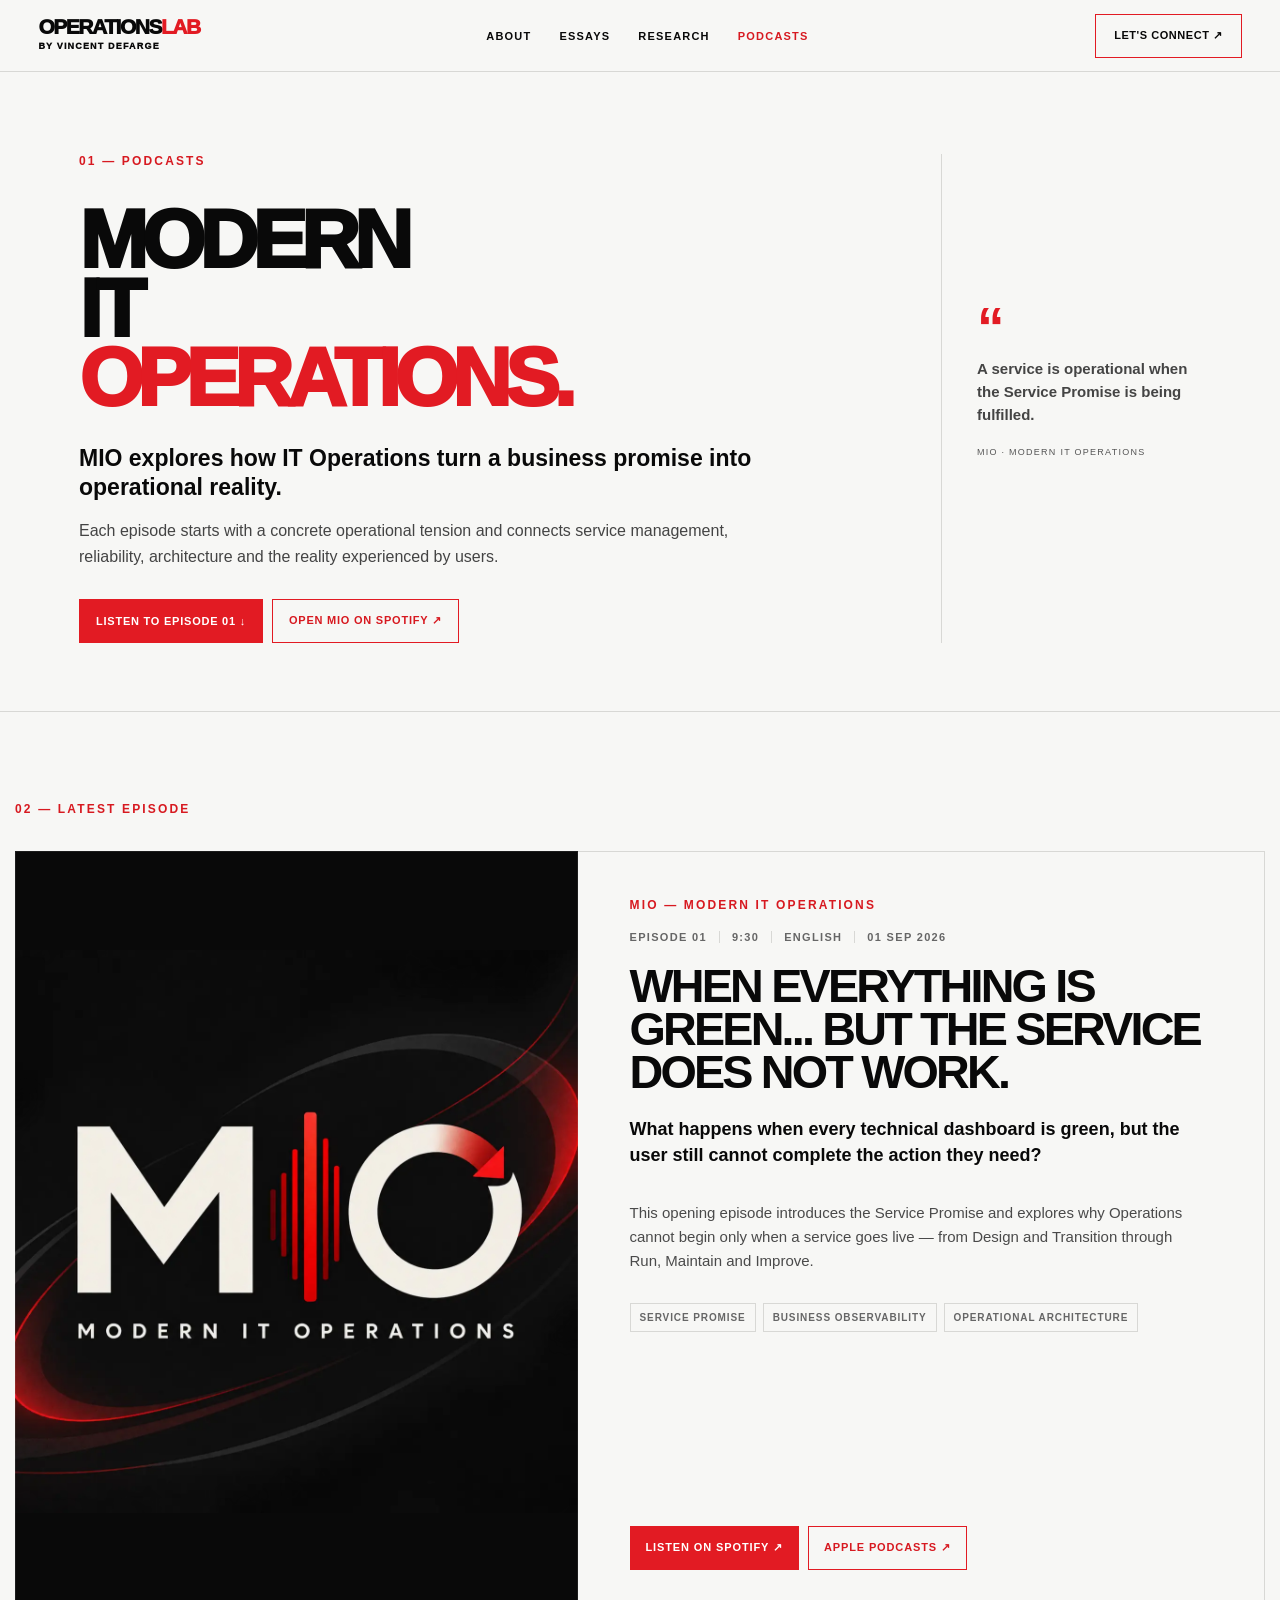
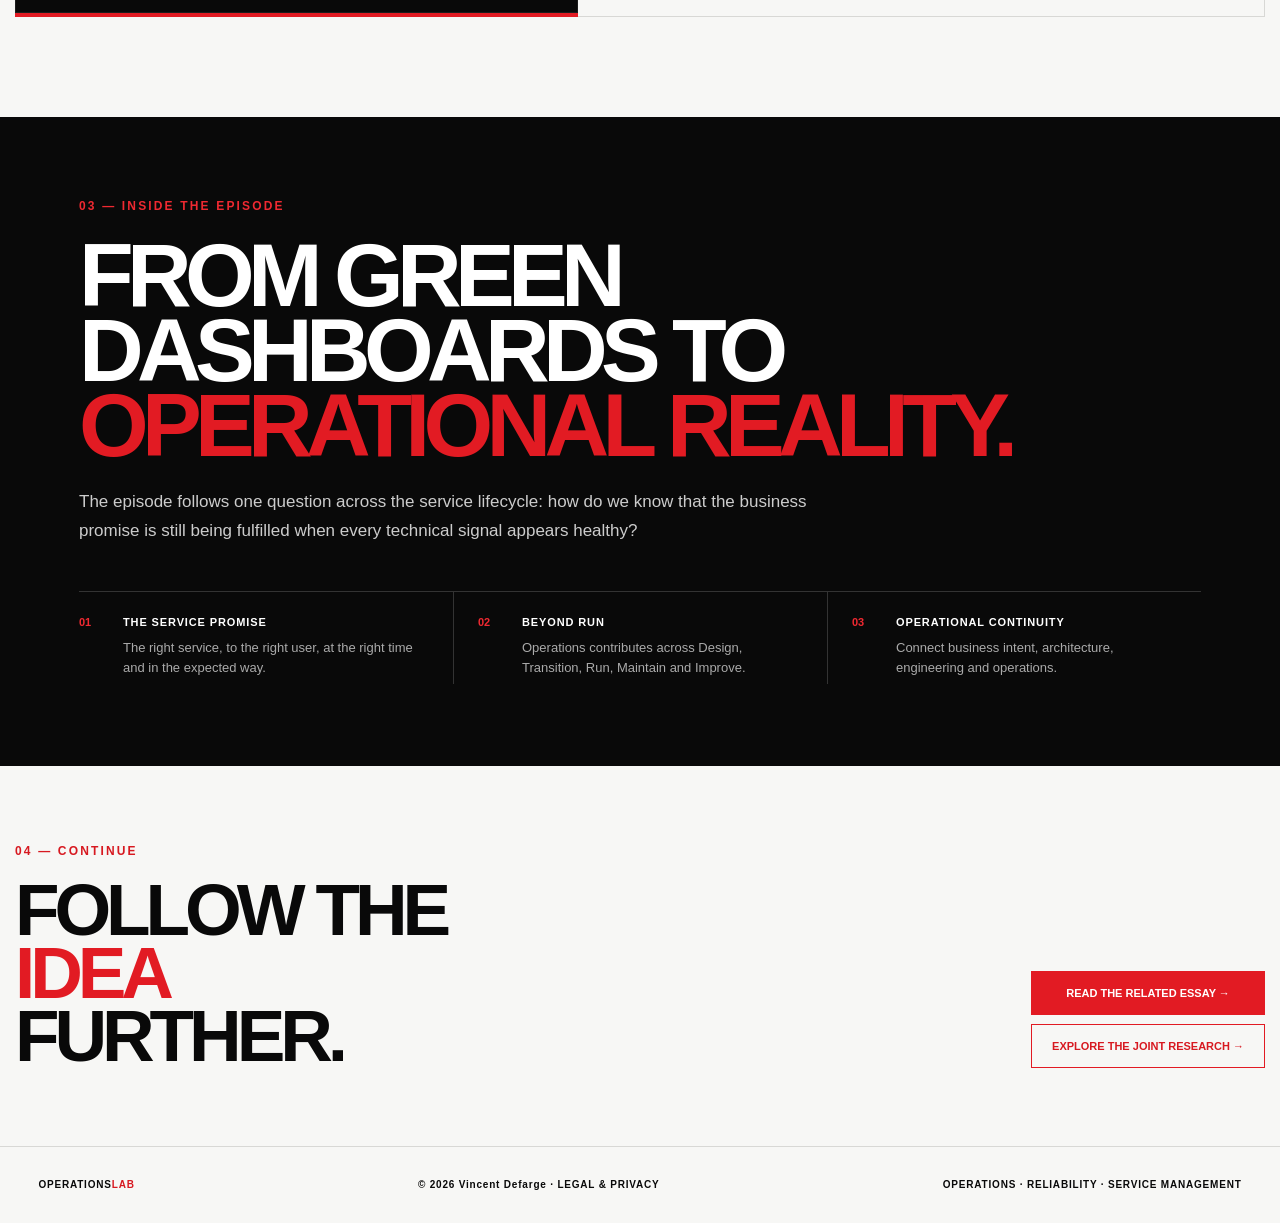
<file: podcasts/index.html>
<!doctype html>
<html lang="en">
<head>
<meta charset="utf-8">
<meta name="viewport" content="width=device-width,initial-scale=1">
<title>MIO — Modern IT Operations Podcast | Operations Lab</title>
<meta name="description" content="Listen to MIO — Modern IT Operations, the podcast exploring how IT Operations turn a business promise into operational reality.">
<meta name="robots" content="index,follow,max-image-preview:large">
<meta name="author" content="Vincent Defarge">
<link rel="canonical" href="https://www.operationslab.fr/podcasts/">
<link rel="icon" href="/favicon.svg" type="image/svg+xml">
<meta property="og:title" content="MIO — Modern IT Operations Podcast">
<meta property="og:description" content="Episode 01: When Everything Is Green... But the Service Does Not Work.">
<meta property="og:type" content="website">
<meta property="og:locale" content="en_US">
<meta property="og:site_name" content="Operations Lab">
<meta property="og:url" content="https://www.operationslab.fr/podcasts/">
<meta property="og:image" content="https://www.operationslab.fr/images/og-operations-lab.jpg">
<meta property="og:image:secure_url" content="https://www.operationslab.fr/images/og-operations-lab.jpg">
<meta property="og:image:type" content="image/jpeg">
<meta property="og:image:width" content="1200">
<meta property="og:image:height" content="627">
<meta property="og:image:alt" content="Operations Lab — Operations are designed before production">
<meta name="twitter:card" content="summary_large_image">
<meta name="twitter:title" content="MIO — Modern IT Operations Podcast">
<meta name="twitter:description" content="Episode 01: When Everything Is Green... But the Service Does Not Work.">
<meta name="twitter:image" content="https://www.operationslab.fr/images/og-operations-lab.jpg">
<meta name="twitter:image:alt" content="Operations Lab — Operations are designed before production">
<meta name="theme-color" content="#f7f7f5">
<script type="application/ld+json">
{
  "@context": "https://schema.org",
  "@graph": [
    {
      "@type": "CollectionPage",
      "@id": "https://www.operationslab.fr/podcasts/#webpage",
      "url": "https://www.operationslab.fr/podcasts/",
      "name": "MIO — Modern IT Operations Podcast",
      "description": "A podcast exploring how IT Operations turn a business promise into operational reality.",
      "inLanguage": "en",
      "isPartOf": { "@id": "https://www.operationslab.fr/#website" },
      "mainEntity": { "@id": "https://www.operationslab.fr/podcasts/#mio" }
    },
    {
      "@type": "PodcastSeries",
      "@id": "https://www.operationslab.fr/podcasts/#mio",
      "url": "https://www.operationslab.fr/podcasts/",
      "name": "MIO — Modern IT Operations",
      "description": "How IT Operations turn a business promise into operational reality.",
      "inLanguage": "en",
      "author": { "@id": "https://www.operationslab.fr/about/#person" },
      "sameAs": [
        "https://open.spotify.com/show/56easeRz75Gw5Zi9hOYMB8",
        "https://podcasts.apple.com/us/podcast/mio-%E2%80%94-modern-it-operations/id6807525921"
      ]
    },
    {
      "@type": "PodcastEpisode",
      "@id": "https://www.operationslab.fr/podcasts/#episode-01",
      "url": "https://www.operationslab.fr/podcasts/#episode-01",
      "name": "When Everything Is Green... But the Service Does Not Work",
      "description": "What happens when every technical dashboard is green, but the user still cannot complete the action they need?",
      "datePublished": "2026-09-01",
      "timeRequired": "PT9M30S",
      "inLanguage": "en",
      "episodeNumber": 1,
      "partOfSeries": { "@id": "https://www.operationslab.fr/podcasts/#mio" },
      "author": { "@id": "https://www.operationslab.fr/about/#person" },
      "sameAs": [
        "https://open.spotify.com/episode/5jXC6crmcVtxcDtUVGgJjM",
        "https://podcasts.apple.com/us/podcast/mio-%E2%80%94-modern-it-operations/id6807525921"
      ]
    }
  ]
}
</script>
<link rel="preconnect" href="https://open.spotify.com">
<link rel="stylesheet" href="../css/podcast.css">
<link rel="stylesheet" href="/css/accessibility.css">
<script defer src="https://cdn.vercel-insights.com/v1/script.js"></script>
</head>
<body>
<a class="skip-link" href="#main-content">SKIP TO CONTENT</a>
<header class="header">
<a class="logo" href="/" aria-label="Operations Lab home">OPERATIONS<span>LAB</span><small>BY VINCENT DEFARGE</small></a>
<nav class="nav" aria-label="Main navigation"><a href="/about/">ABOUT</a><a href="/essays/">ESSAYS</a><a href="/research/">RESEARCH</a><a class="active" aria-current="page" href="/podcasts/">PODCASTS</a></nav>
<a class="connect" href="https://www.linkedin.com/in/vincent-defarge-165a844b/" target="_blank" rel="noopener">LET'S CONNECT ↗</a>
</header>

<main id="main-content" tabindex="-1">
<section class="hero">
<div class="container hero-grid">
<div>
<div class="kicker">01 — PODCASTS</div>
<h1>MODERN<br>IT<br><span>OPERATIONS.</span></h1>
<div class="hero-intro">MIO explores how IT Operations turn a business promise into operational reality.</div>
<p>Each episode starts with a concrete operational tension and connects service management, reliability, architecture and the reality experienced by users.</p>
<div class="hero-actions">
<a class="primary" href="#episode-01">LISTEN TO EPISODE 01 ↓</a>
<a href="https://open.spotify.com/show/56easeRz75Gw5Zi9hOYMB8" target="_blank" rel="noopener">OPEN MIO ON SPOTIFY ↗</a>
</div>
</div>
<aside class="side-note"><div class="mark">“</div><p>A service is operational when the Service Promise is being fulfilled.</p><small>MIO · MODERN IT OPERATIONS</small></aside>
</div>
</section>

<section class="container launch" id="episode-01">
<div class="kicker">02 — LATEST EPISODE</div>
<div class="launch-grid">
<div class="cover-art"><img src="/images/mio-podcast-cover.webp" alt="MIO — Modern IT Operations podcast cover" width="1200" height="1200"></div>
<div class="launch-copy">
<div class="kicker">MIO — MODERN IT OPERATIONS</div>
<div class="episode-meta"><span>EPISODE 01</span><span>9:30</span><span>ENGLISH</span><span>01 SEP 2026</span></div>
<h3>WHEN EVERYTHING IS GREEN... BUT THE SERVICE DOES NOT WORK.</h3>
<p class="lead">What happens when every technical dashboard is green, but the user still cannot complete the action they need?</p>
<p>This opening episode introduces the Service Promise and explores why Operations cannot begin only when a service goes live — from Design and Transition through Run, Maintain and Improve.</p>
<div class="topics" aria-label="Episode topics"><span>SERVICE PROMISE</span><span>BUSINESS OBSERVABILITY</span><span>OPERATIONAL ARCHITECTURE</span></div>
<div class="player-shell">
<iframe title="Listen to MIO episode 1 on Spotify" src="https://open.spotify.com/embed/episode/5jXC6crmcVtxcDtUVGgJjM?utm_source=generator&amp;theme=0" width="100%" height="152" loading="lazy" allow="autoplay; clipboard-write; encrypted-media; fullscreen; picture-in-picture"></iframe>
</div>
<div class="platform-links">
<a class="platform-link primary" href="https://open.spotify.com/episode/5jXC6crmcVtxcDtUVGgJjM" target="_blank" rel="noopener">LISTEN ON SPOTIFY ↗</a>
<a class="platform-link" href="https://podcasts.apple.com/us/podcast/mio-%E2%80%94-modern-it-operations/id6807525921" target="_blank" rel="noopener">APPLE PODCASTS ↗</a>
</div>
</div>
</div>
</section>

<section class="note">
<div class="container">
<div class="kicker">03 — INSIDE THE EPISODE</div>
<h2>FROM GREEN<br>DASHBOARDS TO<br><span>OPERATIONAL REALITY.</span></h2>
<p>The episode follows one question across the service lifecycle: how do we know that the business promise is still being fulfilled when every technical signal appears healthy?</p>
<div class="takeaways">
<div><b>01</b><strong>THE SERVICE PROMISE</strong><span>The right service, to the right user, at the right time and in the expected way.</span></div>
<div><b>02</b><strong>BEYOND RUN</strong><span>Operations contributes across Design, Transition, Run, Maintain and Improve.</span></div>
<div><b>03</b><strong>OPERATIONAL CONTINUITY</strong><span>Connect business intent, architecture, engineering and operations.</span></div>
</div>
</div>
</section>

<section class="container cta">
<div><div class="kicker">04 — CONTINUE</div><h2>FOLLOW THE<br><span>IDEA</span><br>FURTHER.</h2></div>
<div class="cta-actions"><a href="/essays/service-is-not-the-application.html">READ THE RELATED ESSAY →</a><a class="secondary" href="/research/">EXPLORE THE JOINT RESEARCH →</a></div>
</section>
</main>

<footer><div>OPERATIONS<span>LAB</span></div><div>© 2026 Vincent Defarge · <a href="/legal/">LEGAL & PRIVACY</a></div><div>OPERATIONS · RELIABILITY · SERVICE MANAGEMENT</div></footer>
</body>
</html>
</file>
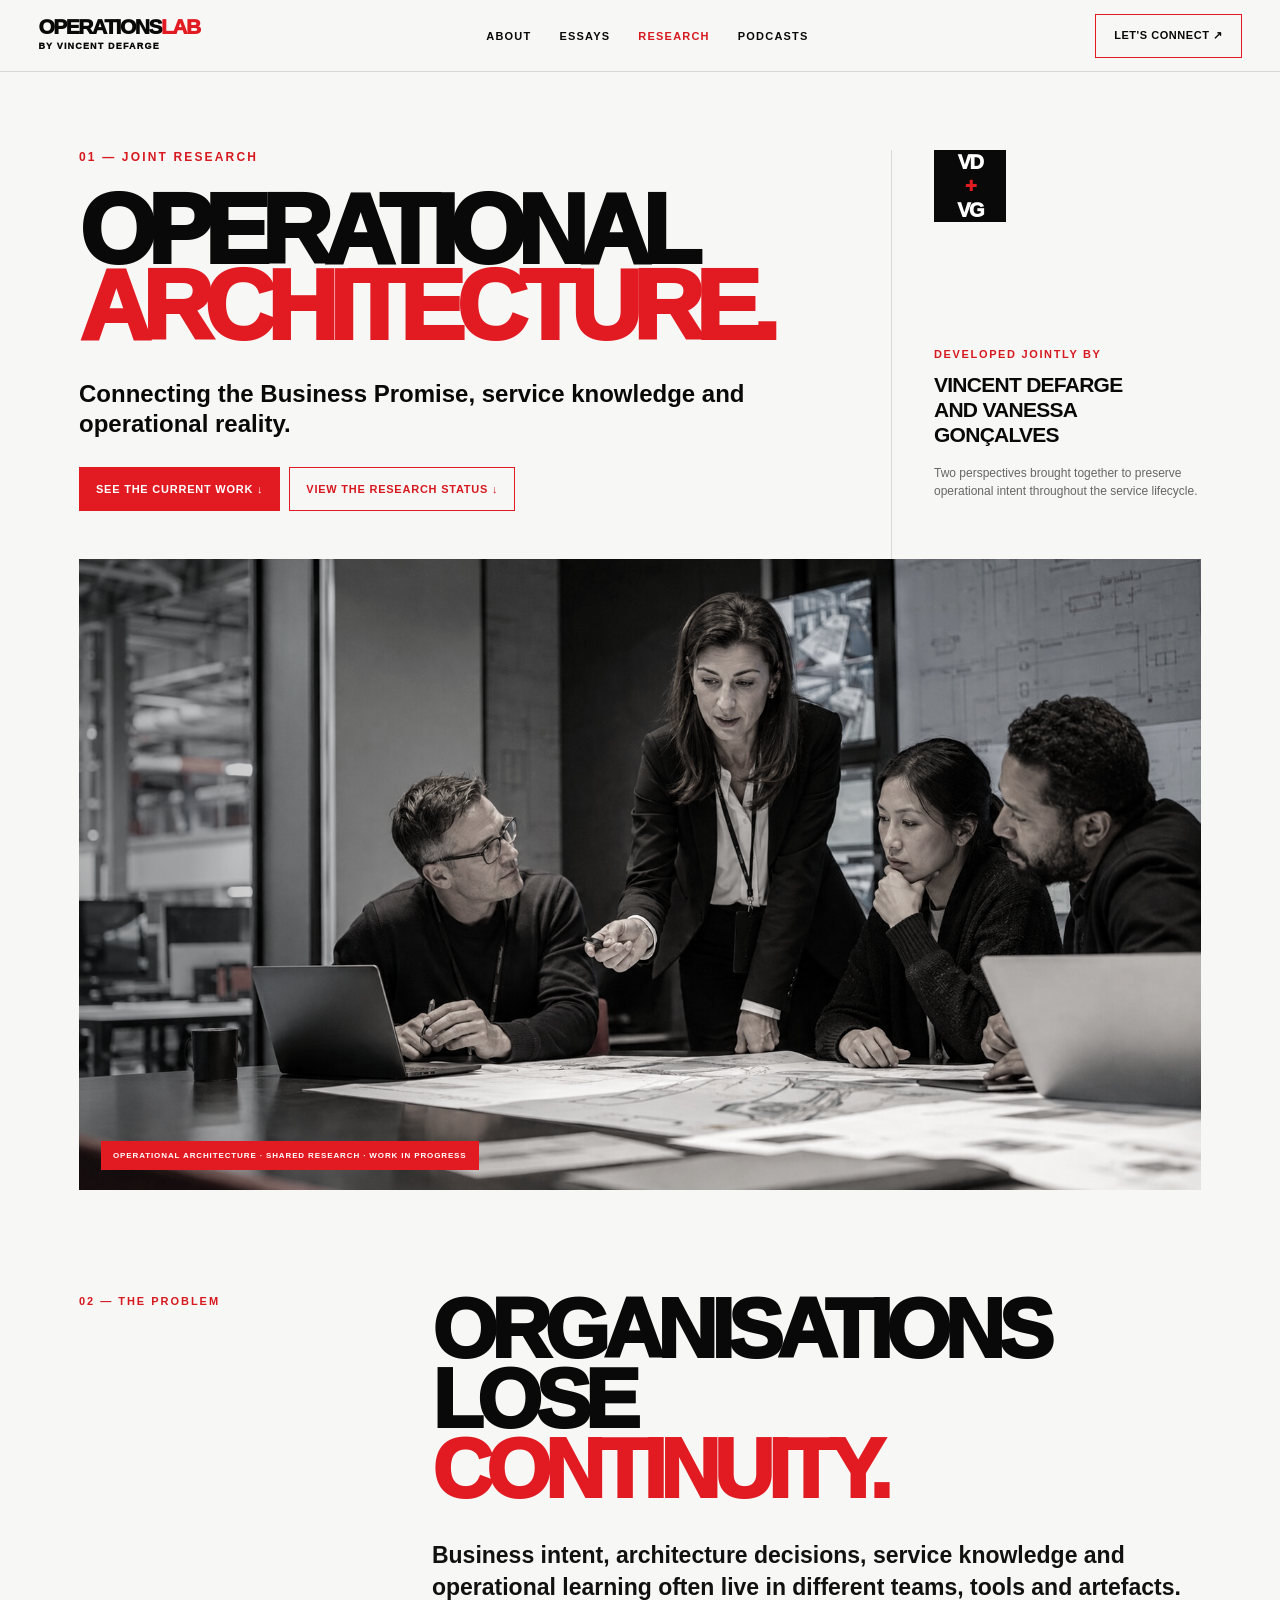
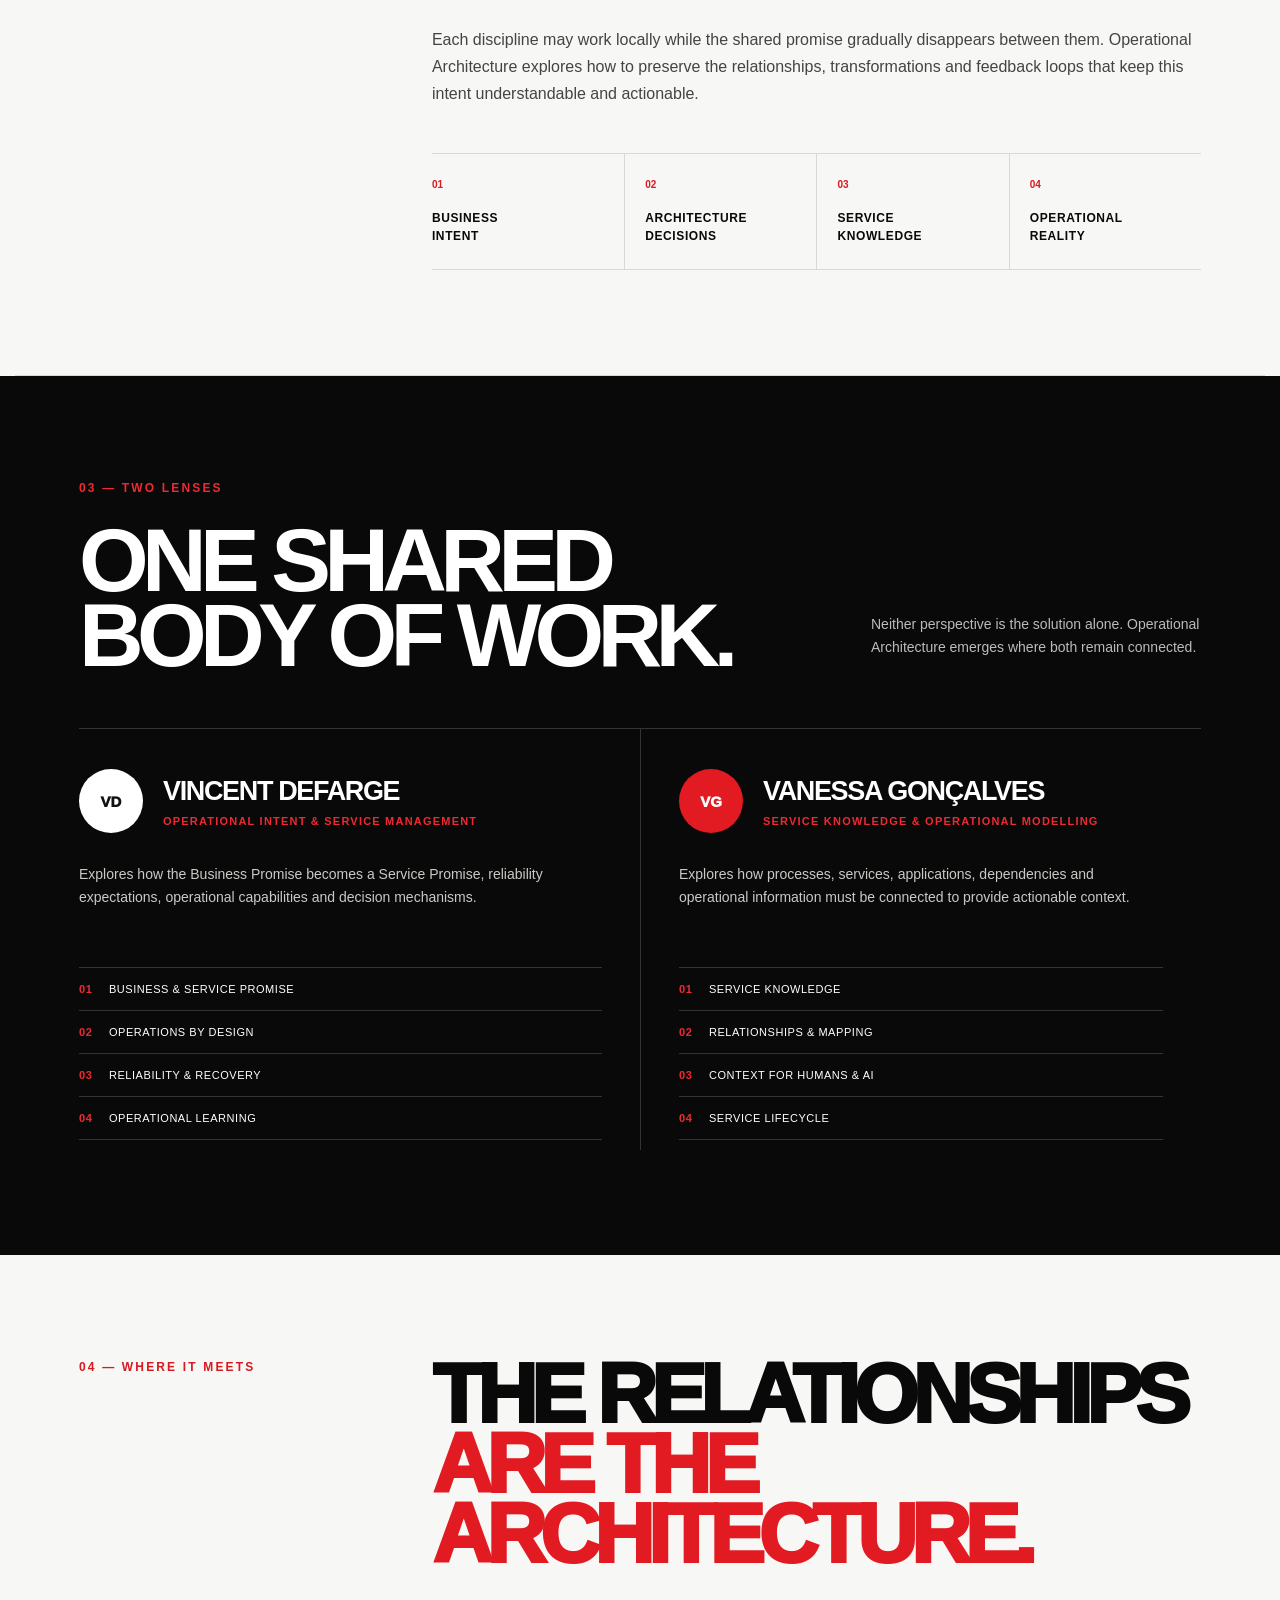
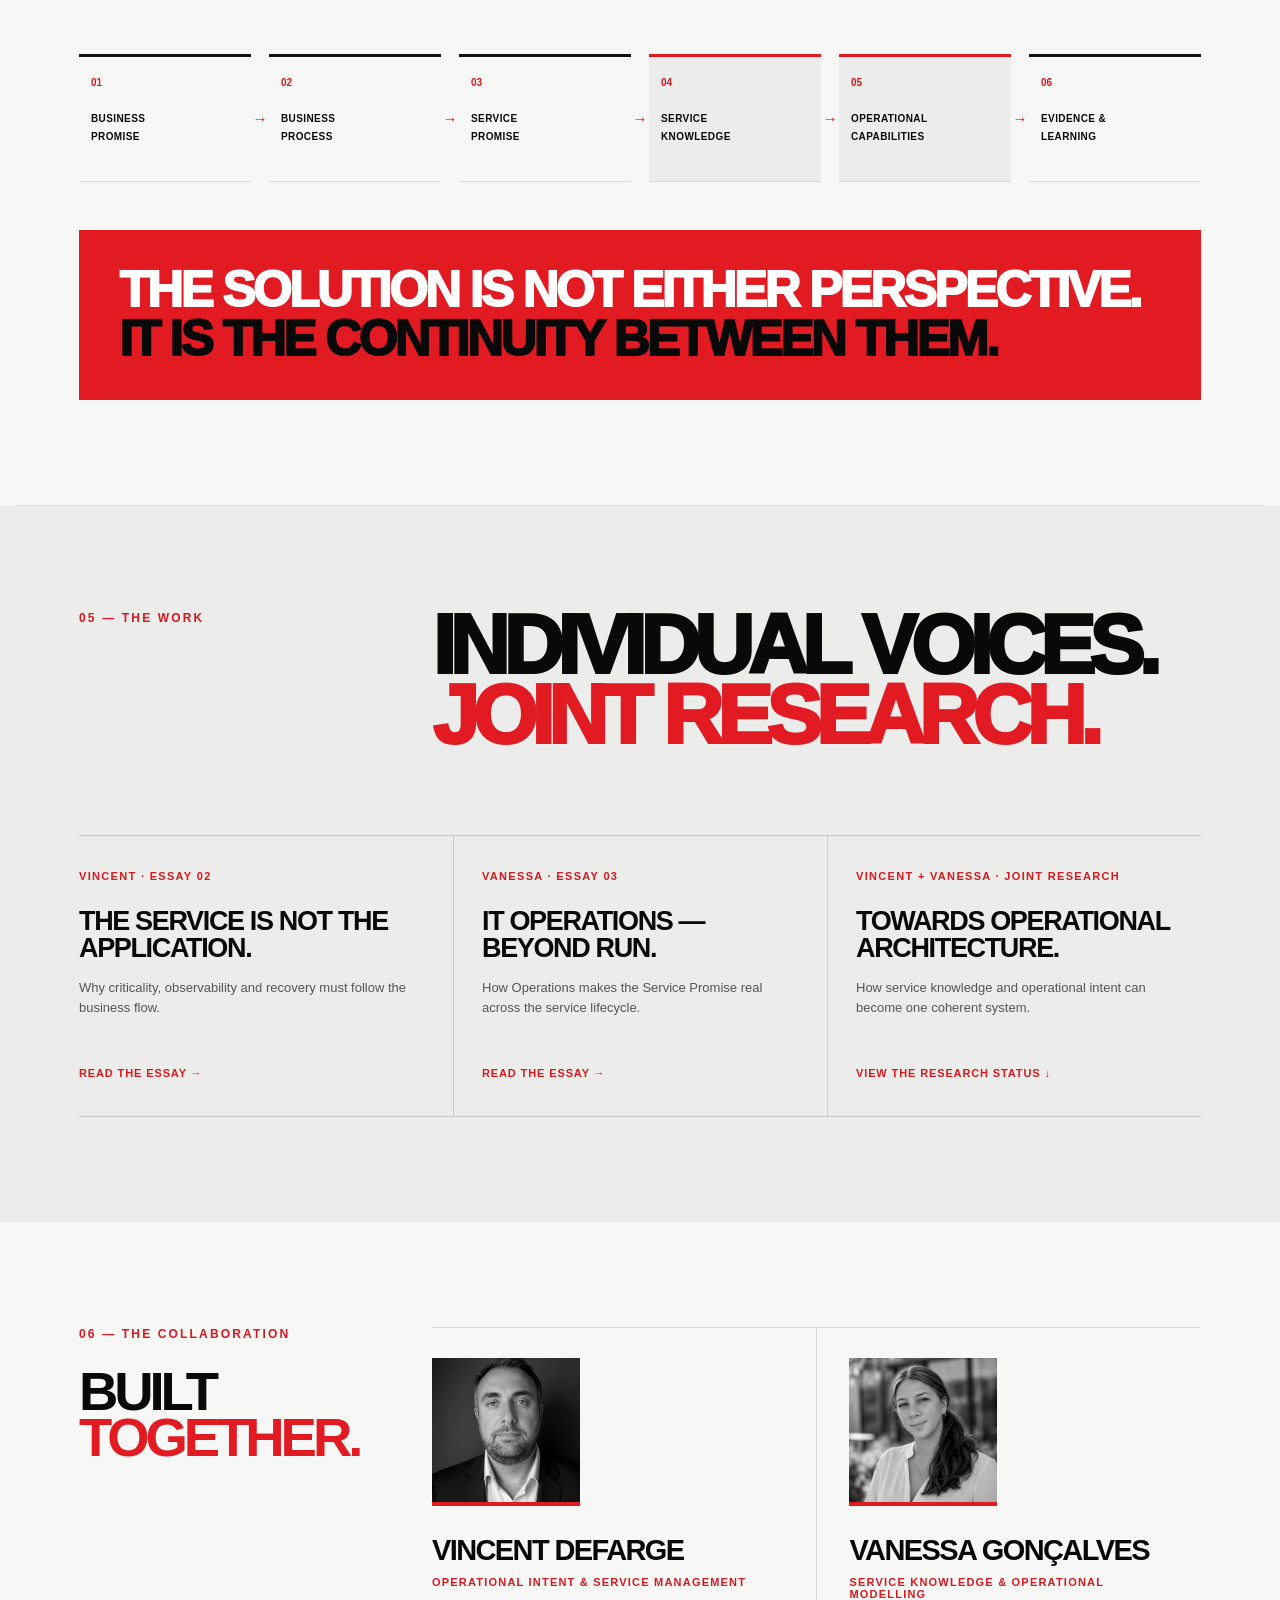
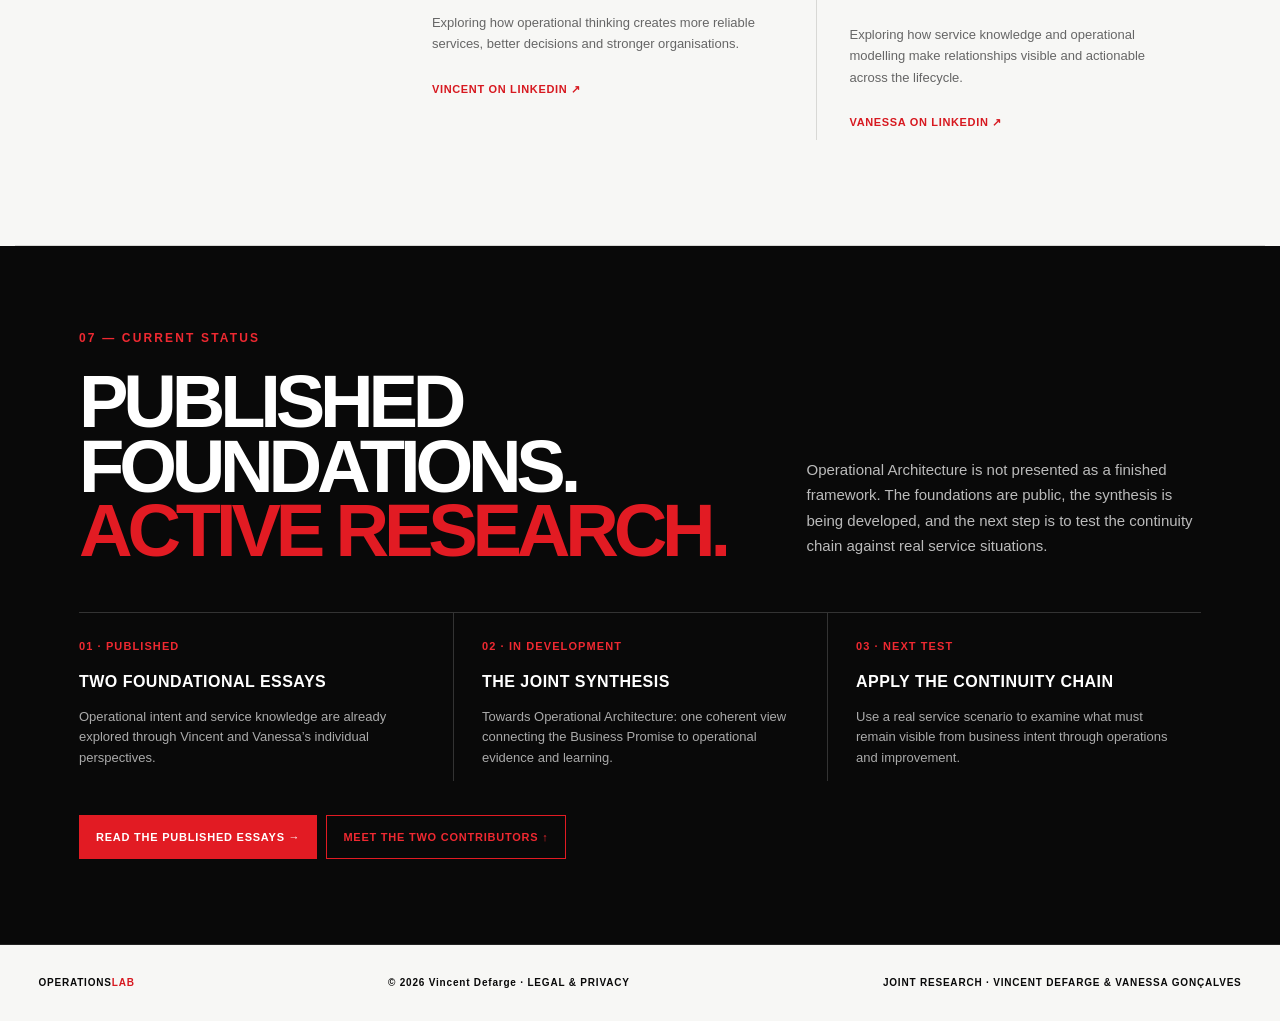
<file: research/index.html>
<!doctype html>
<html lang="en">
<head>
<meta charset="utf-8">
<meta name="viewport" content="width=device-width,initial-scale=1">
<title>Operational Architecture — Joint Research | Operations Lab</title>
<meta name="description" content="Joint research by Vincent Defarge and Vanessa Gonçalves connecting business intent, service knowledge and operational reality.">
<meta name="robots" content="index,follow,max-image-preview:large">
<meta name="author" content="Vincent Defarge, Vanessa Gonçalves">
<link rel="canonical" href="https://www.operationslab.fr/research/">
<link rel="icon" href="/favicon.svg" type="image/svg+xml">
<meta property="og:title" content="Operational Architecture — Joint Research">
<meta property="og:description" content="Connecting the Business Promise, service knowledge and operational reality.">
<meta property="og:type" content="website">
<meta property="og:locale" content="en_US">
<meta property="og:site_name" content="Operations Lab">
<meta property="og:url" content="https://www.operationslab.fr/research/">
<meta property="og:image" content="https://www.operationslab.fr/images/operational-architecture-collaboration.jpg">
<meta property="og:image:secure_url" content="https://www.operationslab.fr/images/operational-architecture-collaboration.jpg">
<meta property="og:image:type" content="image/jpeg">
<meta property="og:image:width" content="1600">
<meta property="og:image:height" content="900">
<meta property="og:image:alt" content="A multidisciplinary team collaborating in an industrial operations environment">
<meta name="twitter:card" content="summary_large_image">
<meta name="twitter:title" content="Operational Architecture — Joint Research">
<meta name="twitter:description" content="Connecting the Business Promise, service knowledge and operational reality.">
<meta name="twitter:image" content="https://www.operationslab.fr/images/operational-architecture-collaboration.jpg">
<meta name="twitter:image:alt" content="A multidisciplinary team collaborating in an industrial operations environment">
<meta name="theme-color" content="#f7f7f5">
<script type="application/ld+json">
{
  "@context": "https://schema.org",
  "@type": "WebPage",
  "@id": "https://www.operationslab.fr/research/#webpage",
  "url": "https://www.operationslab.fr/research/",
  "name": "Operational Architecture — Joint Research",
  "description": "Joint research connecting business intent, service knowledge and operational reality.",
  "inLanguage": "en",
  "isPartOf": { "@id": "https://www.operationslab.fr/#website" },
  "datePublished": "2026-09-01",
  "dateModified": "2026-09-03",
  "image": "https://www.operationslab.fr/images/operational-architecture-collaboration.jpg",
  "creator": [
    {
      "@type": "Person",
      "name": "Vincent Defarge",
      "url": "https://www.operationslab.fr/about/",
      "sameAs": "https://www.linkedin.com/in/vincent-defarge-165a844b/"
    },
    {
      "@type": "Person",
      "name": "Vanessa Gonçalves",
      "sameAs": "https://www.linkedin.com/in/vanessa-gon%C3%A7alves-a3389492/"
    }
  ]
}
</script>
<link rel="stylesheet" href="../css/research.css">
<link rel="stylesheet" href="/css/accessibility.css">
<script defer src="https://cdn.vercel-insights.com/v1/script.js"></script>
</head>
<body>
<a class="skip-link" href="#main-content">SKIP TO CONTENT</a>
<header class="header">
<a class="logo" href="/" aria-label="Operations Lab home">OPERATIONS<span>LAB</span><small>BY VINCENT DEFARGE</small></a>
<nav class="nav" aria-label="Main navigation"><a href="/about/">ABOUT</a><a href="/essays/">ESSAYS</a><a class="active" aria-current="page" href="/research/">RESEARCH</a><a href="/podcasts/">PODCASTS</a></nav>
<a class="connect" href="https://www.linkedin.com/in/vincent-defarge-165a844b/" target="_blank" rel="noopener">LET'S CONNECT ↗</a>
</header>

<main id="main-content" tabindex="-1">
<section class="research-hero">
  <div class="container hero-heading">
    <div>
      <div class="kicker">01 — JOINT RESEARCH</div>
      <h1>OPERATIONAL<br><span>ARCHITECTURE.</span></h1>
      <p class="hero-lead">Connecting the Business Promise, service knowledge and operational reality.</p>
      <div class="research-hero-actions">
        <a class="primary" href="#current-work">SEE THE CURRENT WORK ↓</a>
        <a href="#research-agenda">VIEW THE RESEARCH STATUS ↓</a>
      </div>
    </div>
    <aside class="joint-credit">
      <div class="joint-mark" aria-hidden="true">VD<span>+</span>VG</div>
      <div class="joint-label">DEVELOPED JOINTLY BY</div>
      <strong>VINCENT DEFARGE<br>AND VANESSA GONÇALVES</strong>
      <p>Two perspectives brought together to preserve operational intent throughout the service lifecycle.</p>
    </aside>
  </div>
  <figure class="container hero-visual">
    <img src="/images/operational-architecture-collaboration.jpg" alt="A multidisciplinary team collaborating around an operational problem, led by a woman coordinating the discussion" width="1600" height="900" fetchpriority="high" decoding="async">
    <figcaption>OPERATIONAL ARCHITECTURE · SHARED RESEARCH · WORK IN PROGRESS</figcaption>
  </figure>
</section>

<section class="container problem">
  <div class="section-label kicker">02 — THE PROBLEM</div>
  <div>
    <h2>ORGANISATIONS LOSE<br><span>CONTINUITY.</span></h2>
    <p class="lead">Business intent, architecture decisions, service knowledge and operational learning often live in different teams, tools and artefacts.</p>
    <p>Each discipline may work locally while the shared promise gradually disappears between them. Operational Architecture explores how to preserve the relationships, transformations and feedback loops that keep this intent understandable and actionable.</p>
    <div class="fracture" aria-label="Four areas that need continuity">
      <div><b>01</b><strong>BUSINESS<br>INTENT</strong></div>
      <div><b>02</b><strong>ARCHITECTURE<br>DECISIONS</strong></div>
      <div><b>03</b><strong>SERVICE<br>KNOWLEDGE</strong></div>
      <div><b>04</b><strong>OPERATIONAL<br>REALITY</strong></div>
    </div>
  </div>
</section>

<section class="lenses">
  <div class="container">
    <div class="lenses-head">
      <div><div class="kicker">03 — TWO LENSES</div><h2>ONE SHARED<br>BODY OF WORK.</h2></div>
      <p>Neither perspective is the solution alone. Operational Architecture emerges where both remain connected.</p>
    </div>
    <div class="lens-grid">
      <article class="lens">
        <div class="person-heading"><div class="initials">VD</div><div><h3>VINCENT DEFARGE</h3><small>OPERATIONAL INTENT &amp; SERVICE MANAGEMENT</small></div></div>
        <p>Explores how the Business Promise becomes a Service Promise, reliability expectations, operational capabilities and decision mechanisms.</p>
        <div class="topics"><div><b>01</b> BUSINESS &amp; SERVICE PROMISE</div><div><b>02</b> OPERATIONS BY DESIGN</div><div><b>03</b> RELIABILITY &amp; RECOVERY</div><div><b>04</b> OPERATIONAL LEARNING</div></div>
      </article>
      <article class="lens">
        <div class="person-heading"><div class="initials red">VG</div><div><h3>VANESSA GONÇALVES</h3><small>SERVICE KNOWLEDGE &amp; OPERATIONAL MODELLING</small></div></div>
        <p>Explores how processes, services, applications, dependencies and operational information must be connected to provide actionable context.</p>
        <div class="topics"><div><b>01</b> SERVICE KNOWLEDGE</div><div><b>02</b> RELATIONSHIPS &amp; MAPPING</div><div><b>03</b> CONTEXT FOR HUMANS &amp; AI</div><div><b>04</b> SERVICE LIFECYCLE</div></div>
      </article>
    </div>
  </div>
</section>

<section class="container meeting" id="model">
  <div class="section-grid"><div class="kicker">04 — WHERE IT MEETS</div><h2>THE RELATIONSHIPS<br><span>ARE THE ARCHITECTURE.</span></h2></div>
  <div class="continuity" aria-label="Operational Architecture continuity chain">
    <div><b>01</b><strong>BUSINESS<br>PROMISE</strong></div><i>→</i>
    <div><b>02</b><strong>BUSINESS<br>PROCESS</strong></div><i>→</i>
    <div><b>03</b><strong>SERVICE<br>PROMISE</strong></div><i>→</i>
    <div class="shared"><b>04</b><strong>SERVICE<br>KNOWLEDGE</strong></div><i>→</i>
    <div class="shared"><b>05</b><strong>OPERATIONAL<br>CAPABILITIES</strong></div><i>→</i>
    <div><b>06</b><strong>EVIDENCE &amp;<br>LEARNING</strong></div>
  </div>
  <blockquote>THE SOLUTION IS NOT EITHER PERSPECTIVE.<br><span>IT IS THE CONTINUITY BETWEEN THEM.</span></blockquote>
</section>

<section class="work" id="current-work">
  <div class="container">
    <div class="section-grid"><div class="kicker">05 — THE WORK</div><h2>INDIVIDUAL VOICES.<br><span>JOINT RESEARCH.</span></h2></div>
    <div class="work-list">
      <a href="/essays/service-is-not-the-application.html"><small>VINCENT · ESSAY 02</small><h3>THE SERVICE IS NOT THE APPLICATION.</h3><p>Why criticality, observability and recovery must follow the business flow.</p><strong>READ THE ESSAY →</strong></a>
      <a href="/essays/it-operations-beyond-run.html"><small>VANESSA · ESSAY 03</small><h3>IT OPERATIONS — BEYOND RUN.</h3><p>How Operations makes the Service Promise real across the service lifecycle.</p><strong>READ THE ESSAY →</strong></a>
      <a href="#research-agenda"><small>VINCENT + VANESSA · JOINT RESEARCH</small><h3>TOWARDS OPERATIONAL ARCHITECTURE.</h3><p>How service knowledge and operational intent can become one coherent system.</p><strong>VIEW THE RESEARCH STATUS ↓</strong></a>
    </div>
  </div>
</section>

<section class="container collaboration" id="collaboration">
  <div><div class="kicker">06 — THE COLLABORATION</div><h2>BUILT<br><span>TOGETHER.</span></h2></div>
  <div class="people">
    <article><figure class="profile-photo"><img src="/images/vincent-defarge-portrait.jpg" alt="Portrait of Vincent Defarge" width="1000" height="1298" loading="lazy" decoding="async"></figure><h3>VINCENT DEFARGE</h3><div class="research-role">OPERATIONAL INTENT &amp; SERVICE MANAGEMENT</div><p>Exploring how operational thinking creates more reliable services, better decisions and stronger organisations.</p><a href="https://www.linkedin.com/in/vincent-defarge-165a844b/" target="_blank" rel="noopener">VINCENT ON LINKEDIN ↗</a></article>
    <article><figure class="profile-photo"><img src="/images/vanessa-goncalves-portrait.png" alt="Portrait of Vanessa Gonçalves" width="400" height="400" loading="lazy" decoding="async"></figure><h3>VANESSA GONÇALVES</h3><div class="research-role">SERVICE KNOWLEDGE &amp; OPERATIONAL MODELLING</div><p>Exploring how service knowledge and operational modelling make relationships visible and actionable across the lifecycle.</p><a href="https://www.linkedin.com/in/vanessa-gon%C3%A7alves-a3389492/" target="_blank" rel="noopener">VANESSA ON LINKEDIN ↗</a></article>
  </div>
</section>

<section class="status" id="research-agenda">
  <div class="container">
    <div class="status-grid">
      <div><div class="kicker">07 — CURRENT STATUS</div><h2>PUBLISHED FOUNDATIONS.<br><span>ACTIVE RESEARCH.</span></h2></div>
      <p>Operational Architecture is not presented as a finished framework. The foundations are public, the synthesis is being developed, and the next step is to test the continuity chain against real service situations.</p>
    </div>
    <ol class="research-agenda">
      <li><span>01 · PUBLISHED</span><strong>TWO FOUNDATIONAL ESSAYS</strong><p>Operational intent and service knowledge are already explored through Vincent and Vanessa’s individual perspectives.</p></li>
      <li><span>02 · IN DEVELOPMENT</span><strong>THE JOINT SYNTHESIS</strong><p>Towards Operational Architecture: one coherent view connecting the Business Promise to operational evidence and learning.</p></li>
      <li><span>03 · NEXT TEST</span><strong>APPLY THE CONTINUITY CHAIN</strong><p>Use a real service scenario to examine what must remain visible from business intent through operations and improvement.</p></li>
    </ol>
    <div class="status-actions">
      <a href="/essays/">READ THE PUBLISHED ESSAYS →</a>
      <a class="secondary" href="#collaboration">MEET THE TWO CONTRIBUTORS ↑</a>
    </div>
  </div>
</section>
</main>

<footer><div>OPERATIONS<span>LAB</span></div><div>© 2026 Vincent Defarge · <a href="/legal/">LEGAL &amp; PRIVACY</a></div><div>JOINT RESEARCH · VINCENT DEFARGE &amp; VANESSA GONÇALVES</div></footer>
</body>
</html>
</file>
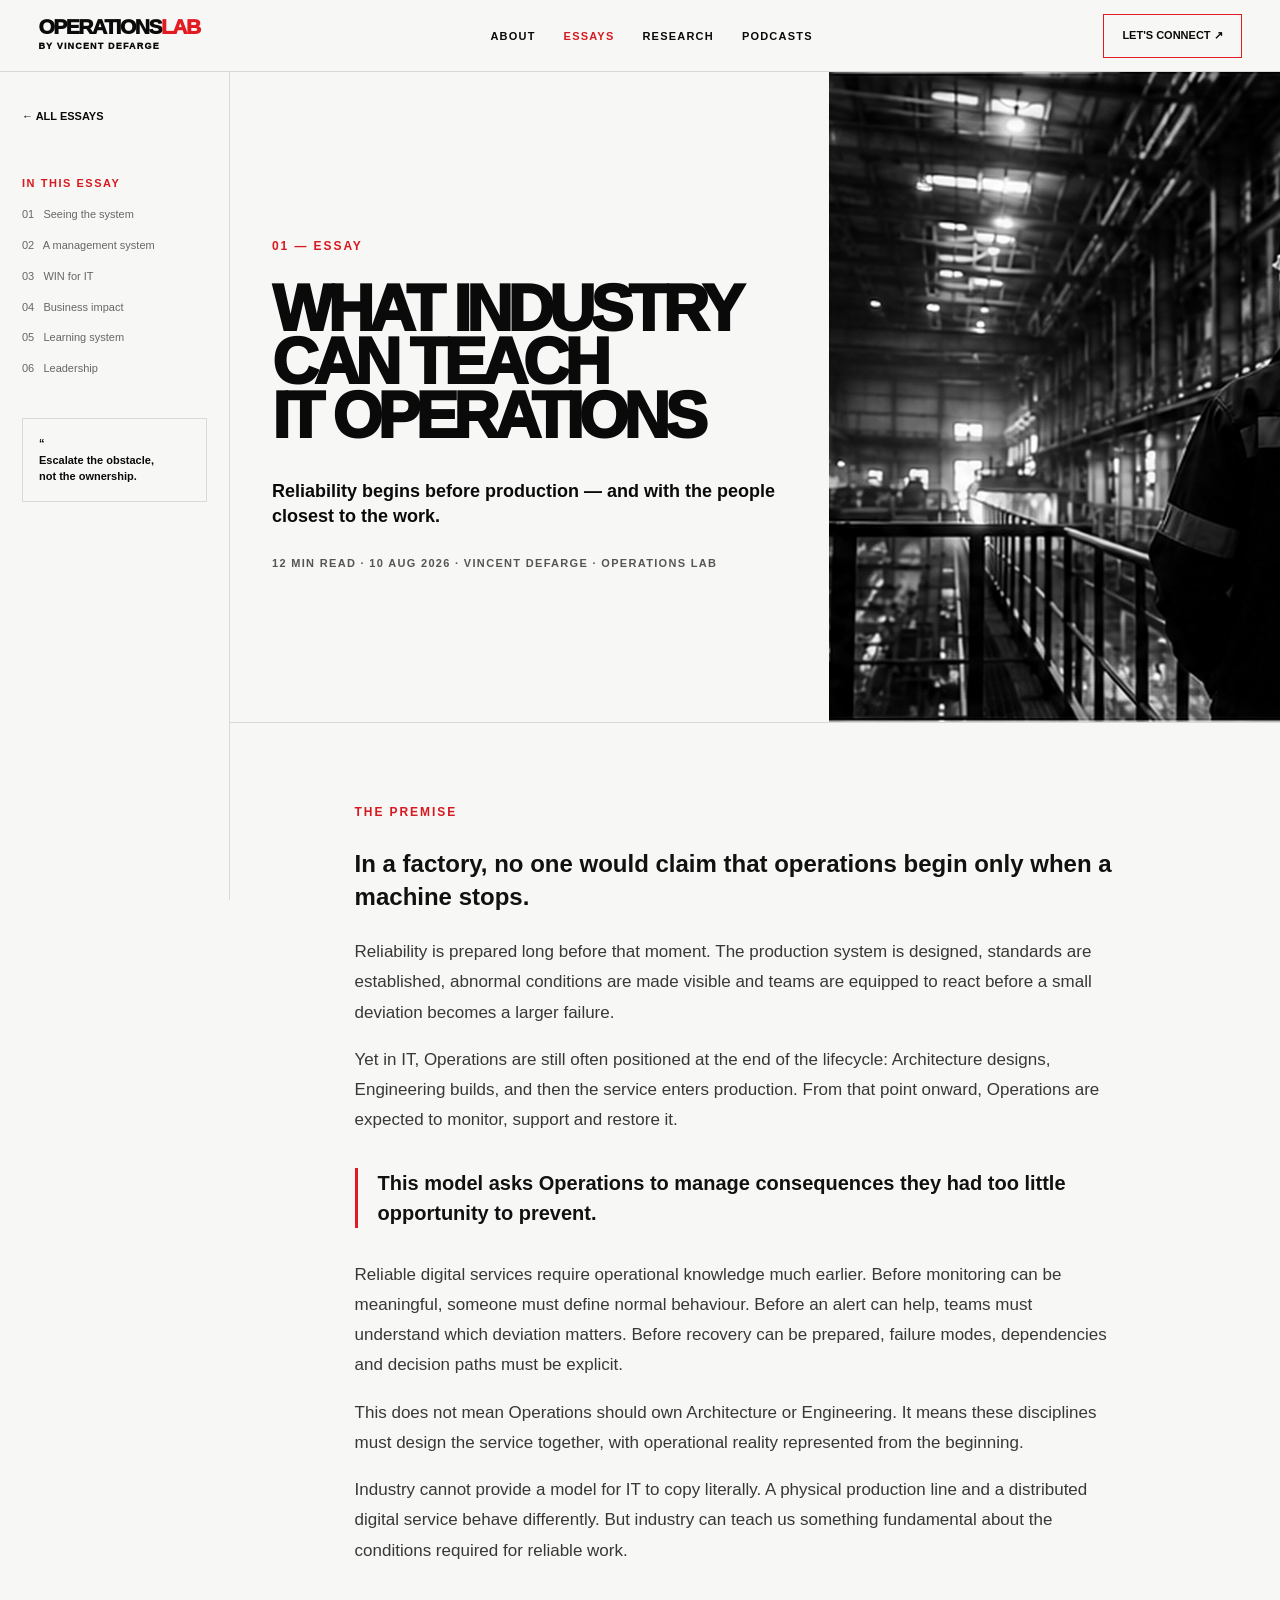
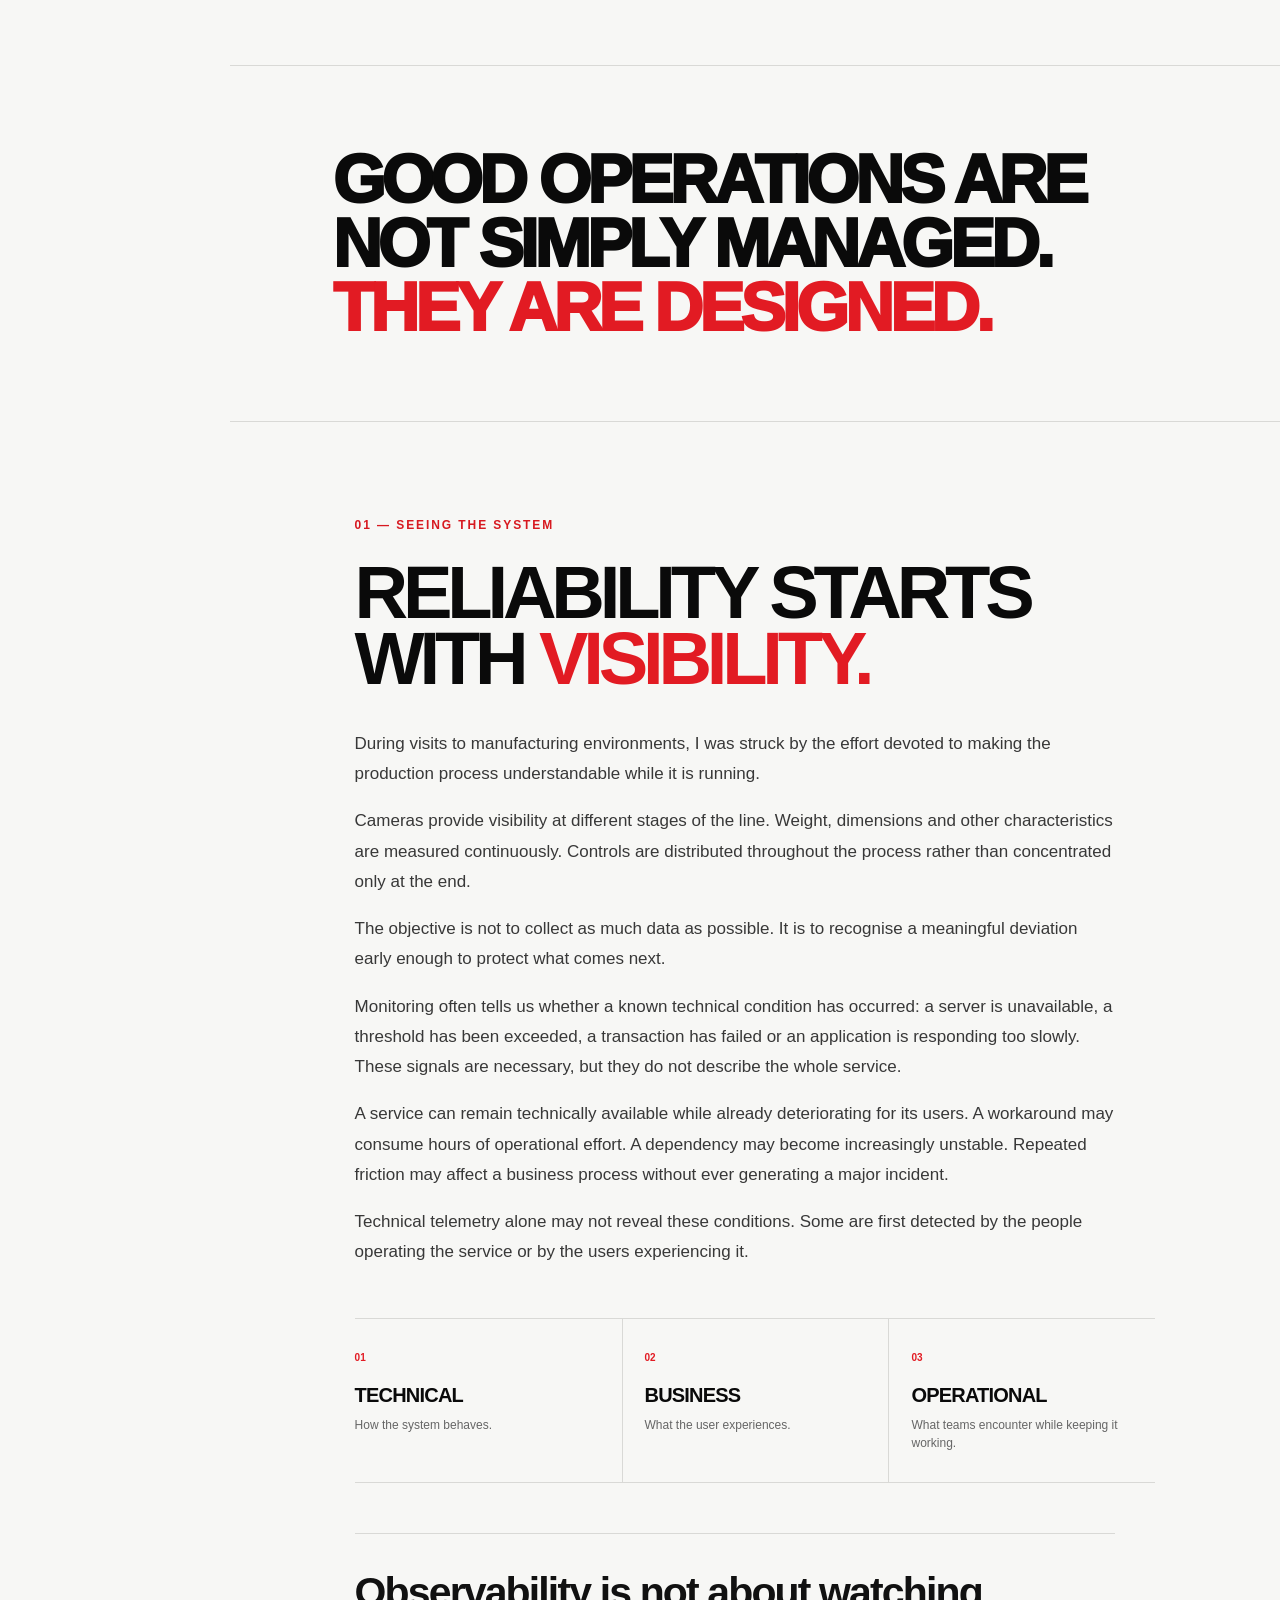
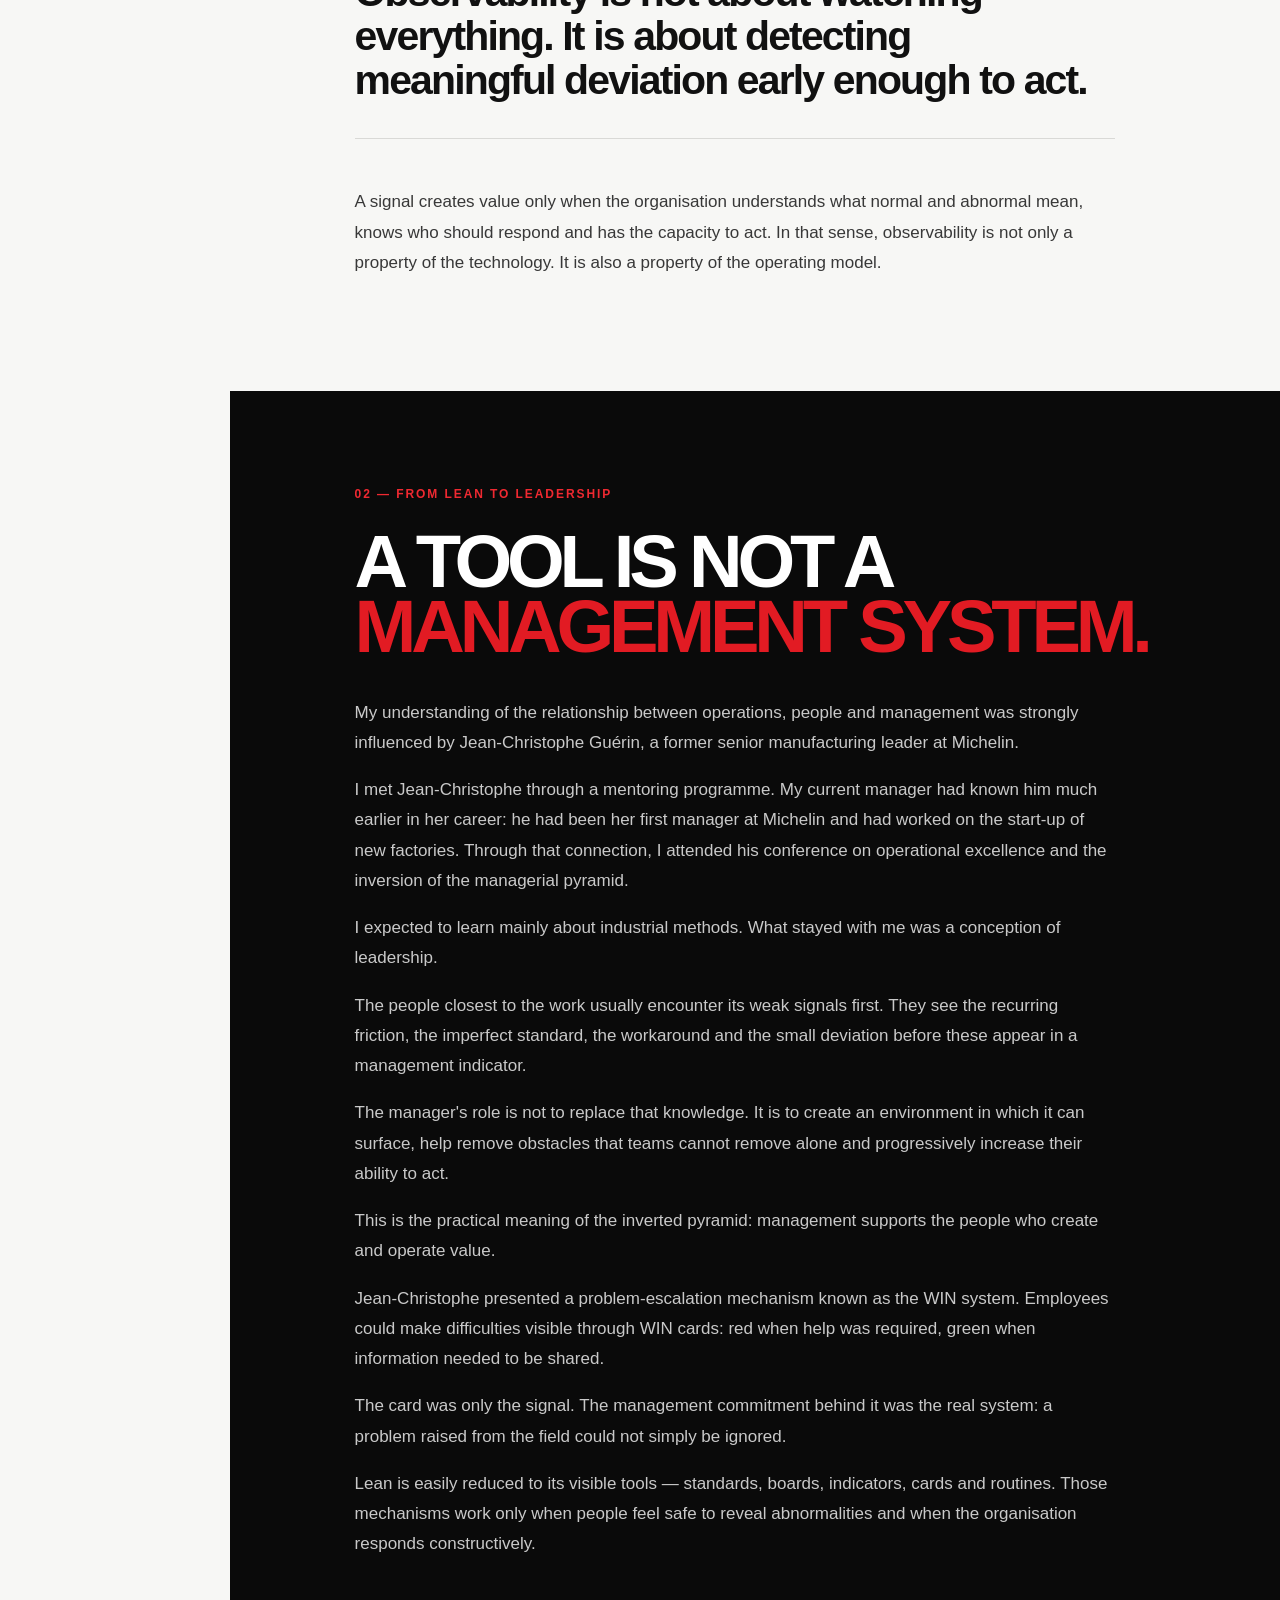
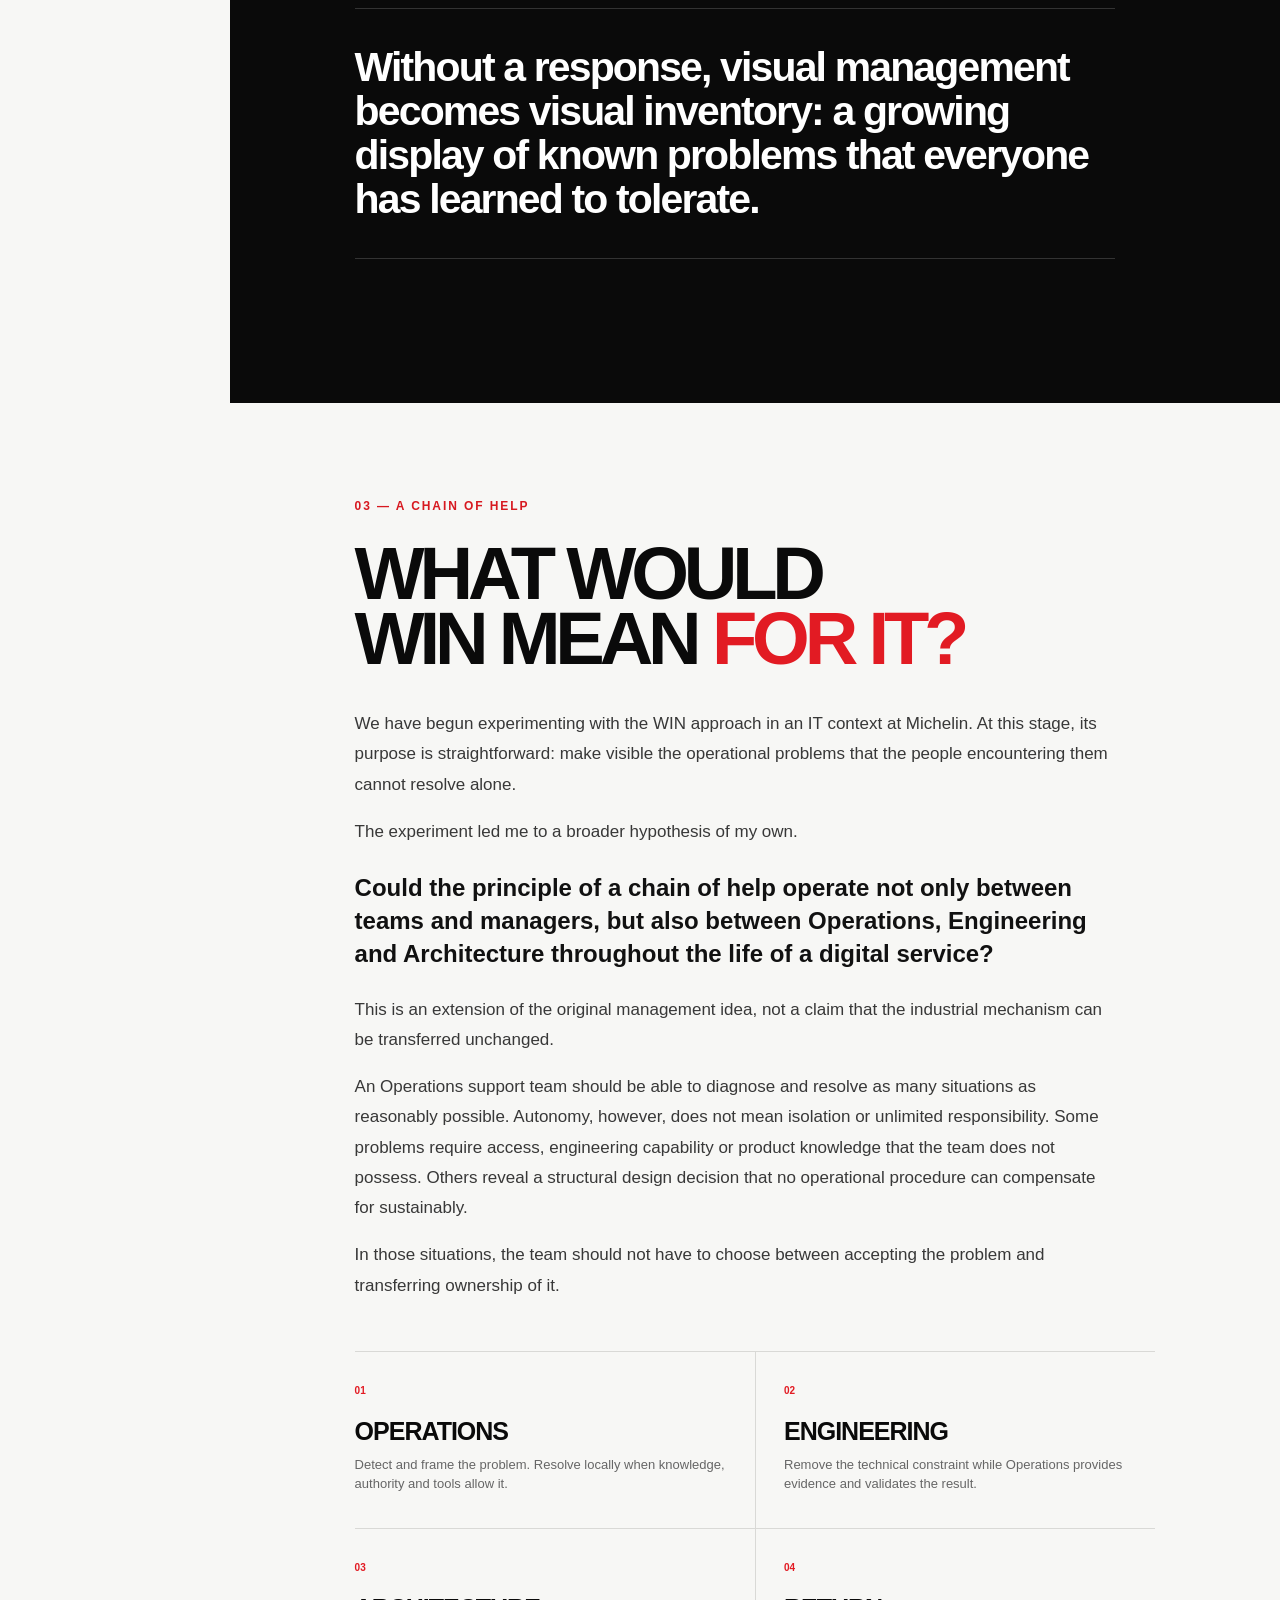
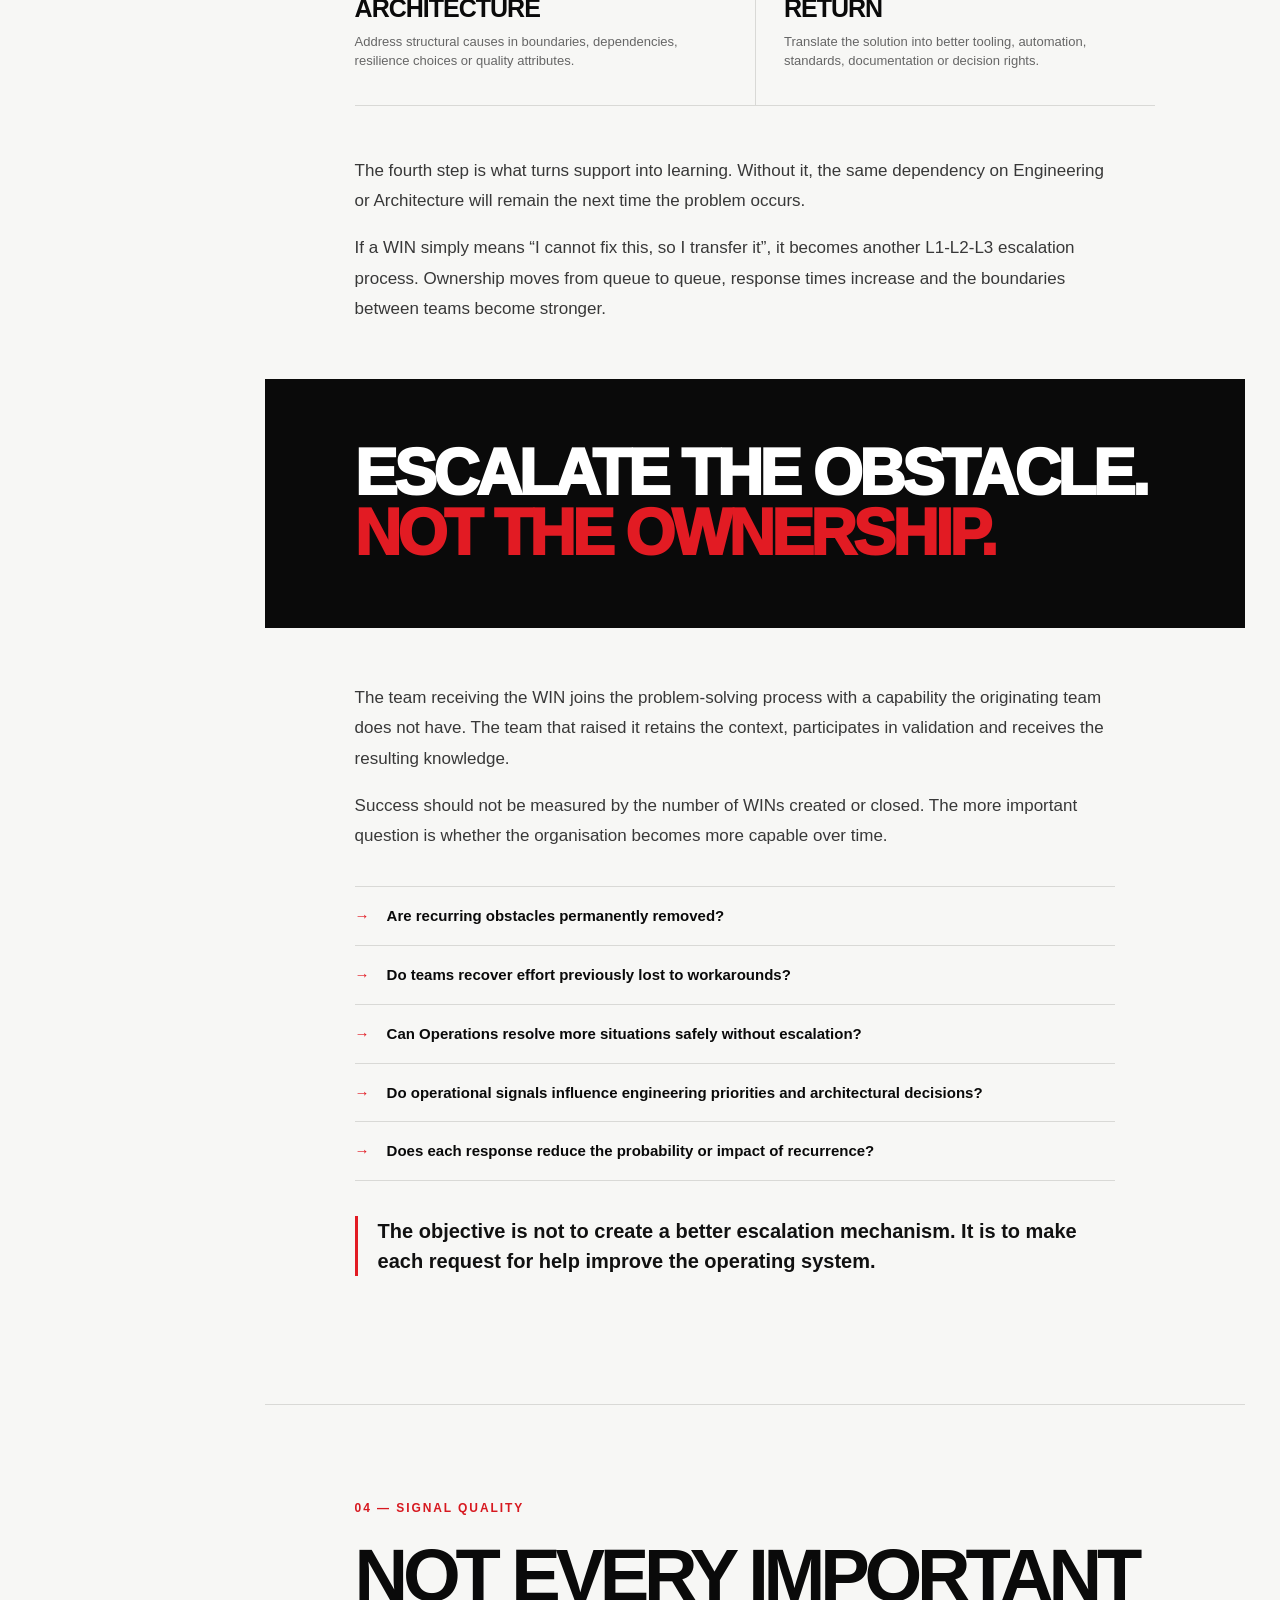
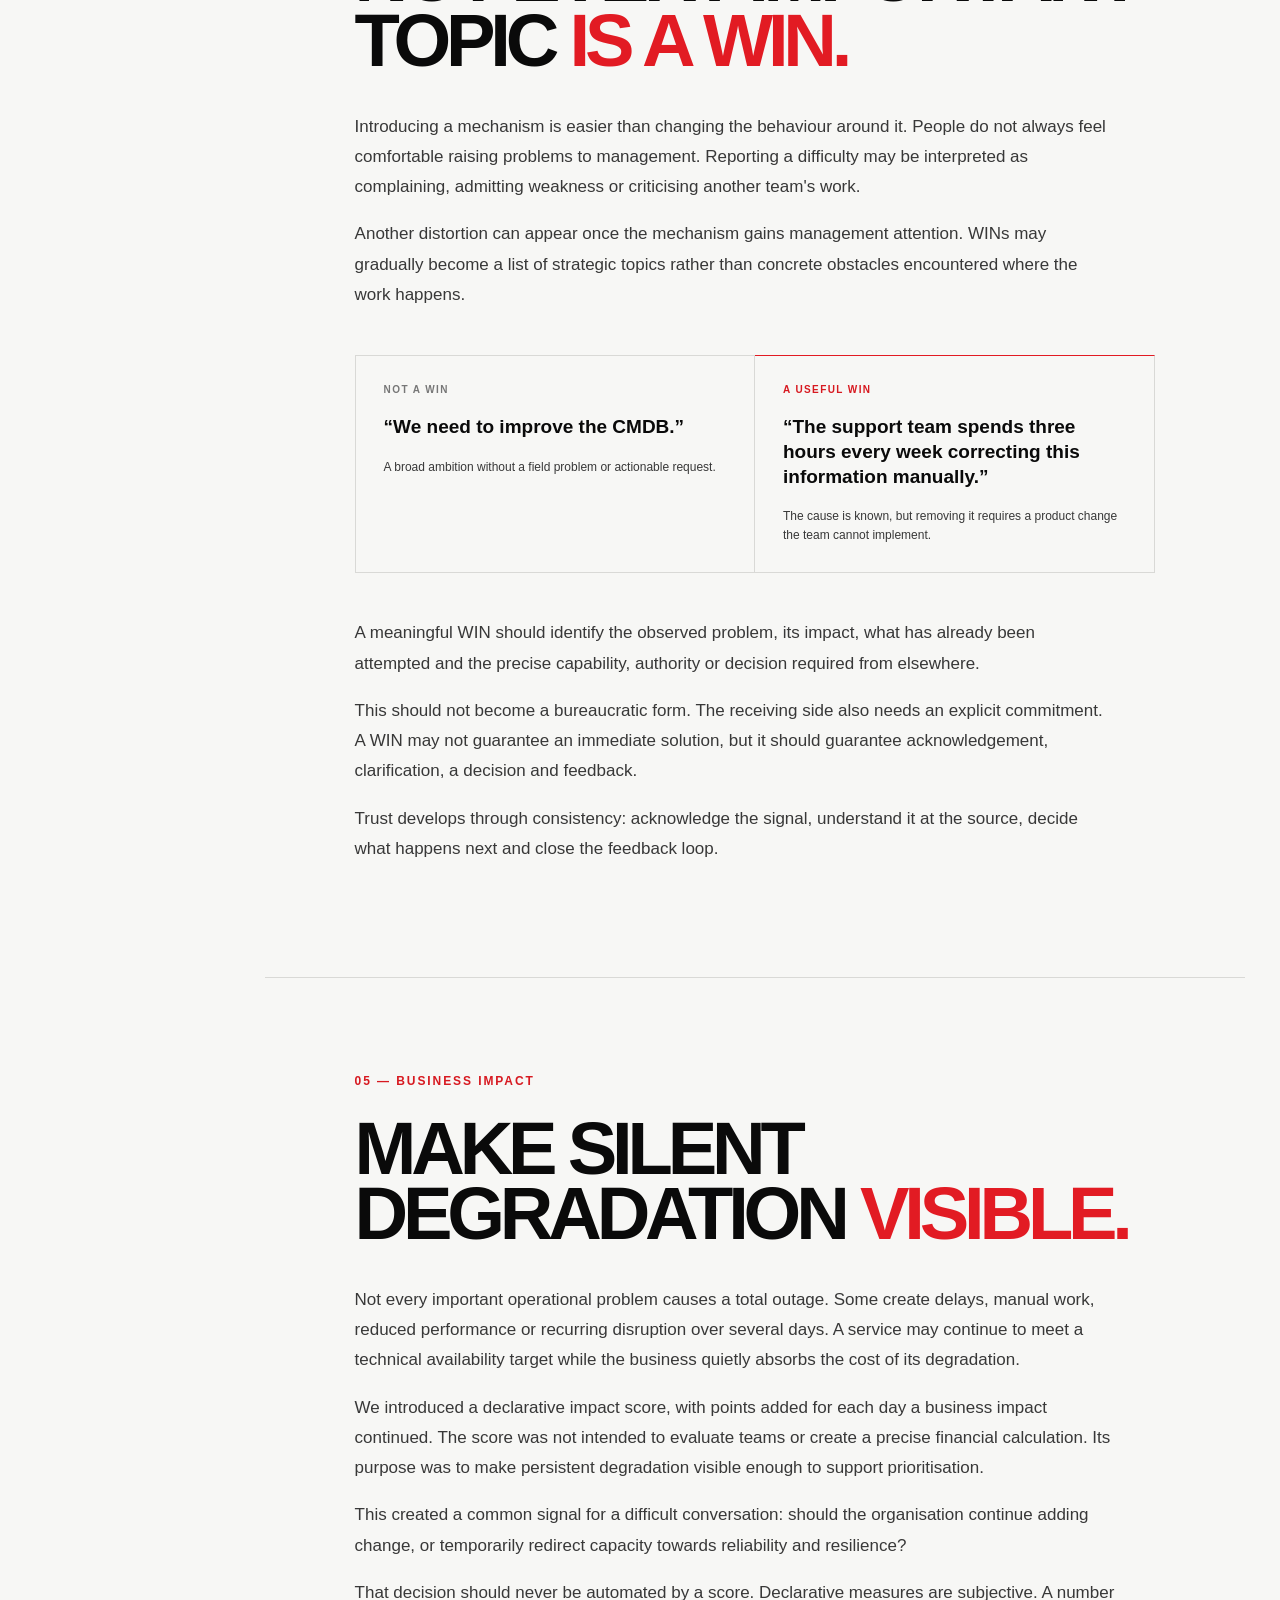
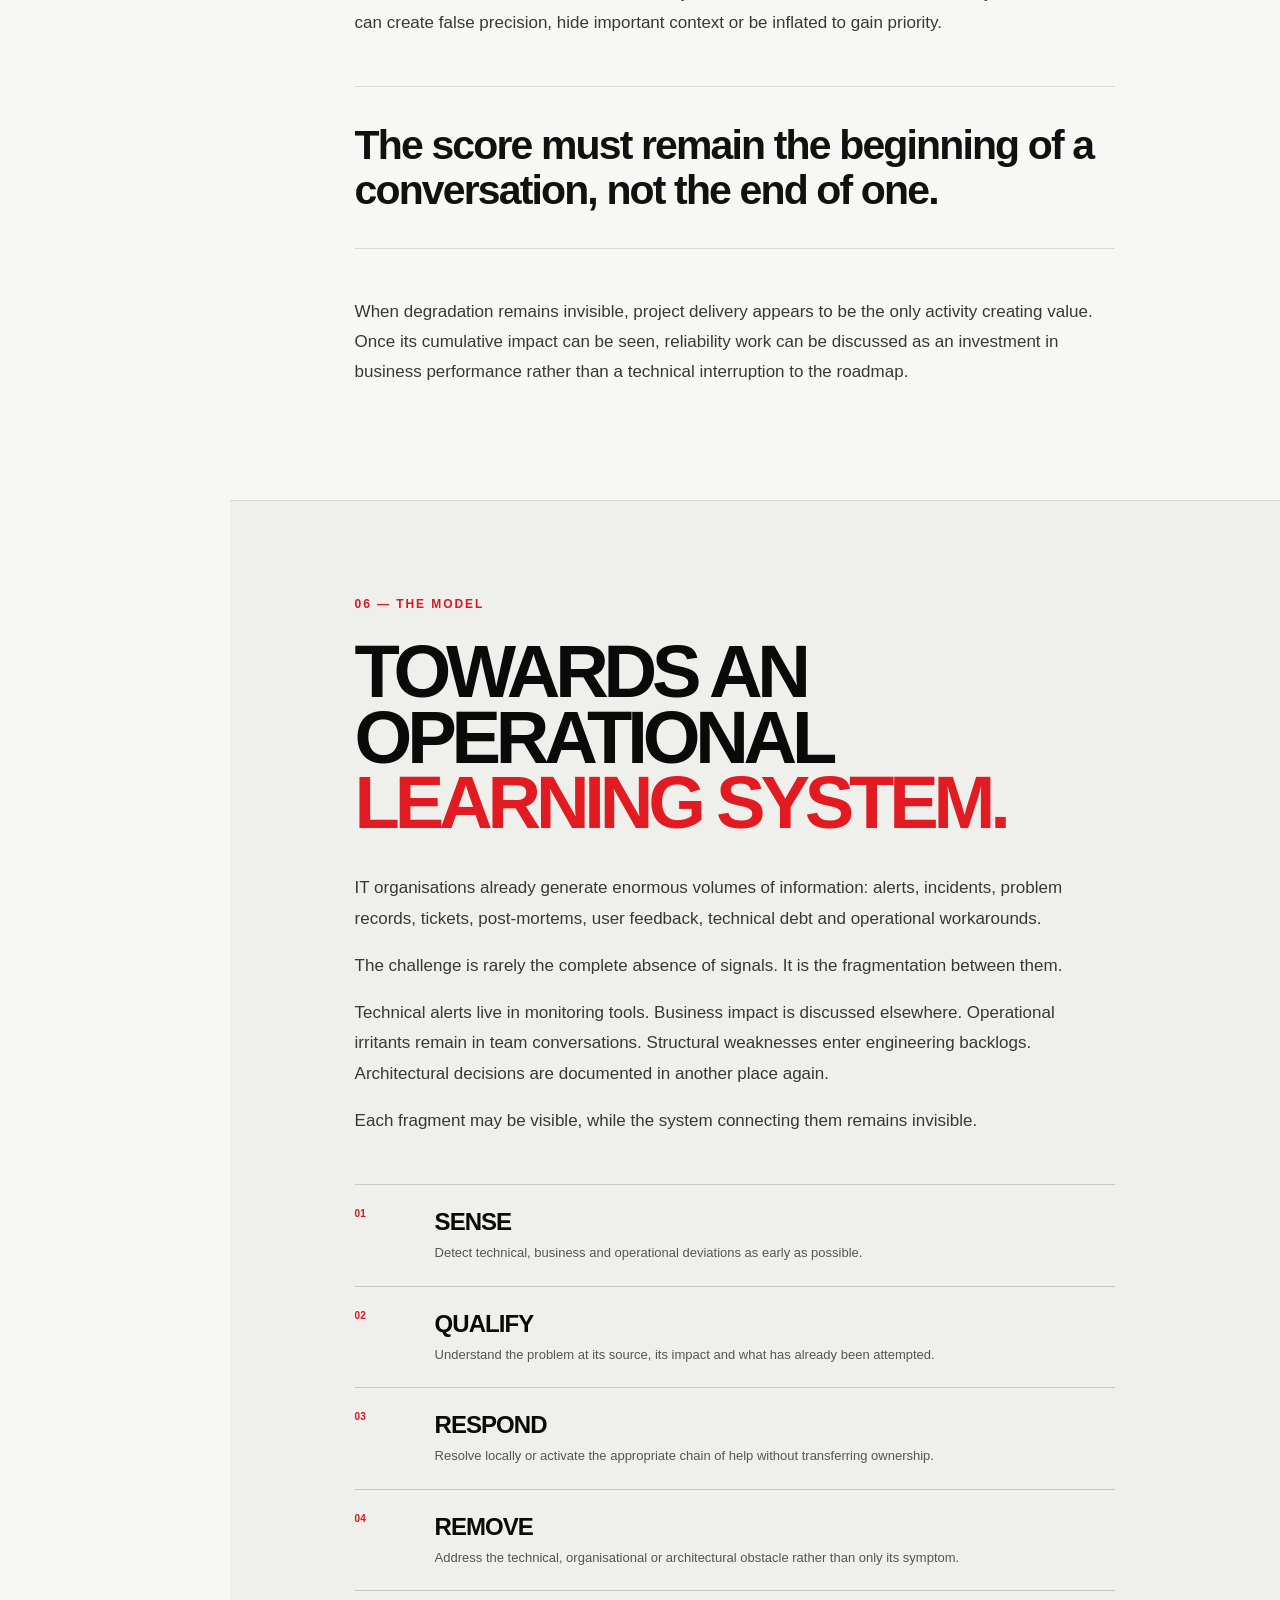
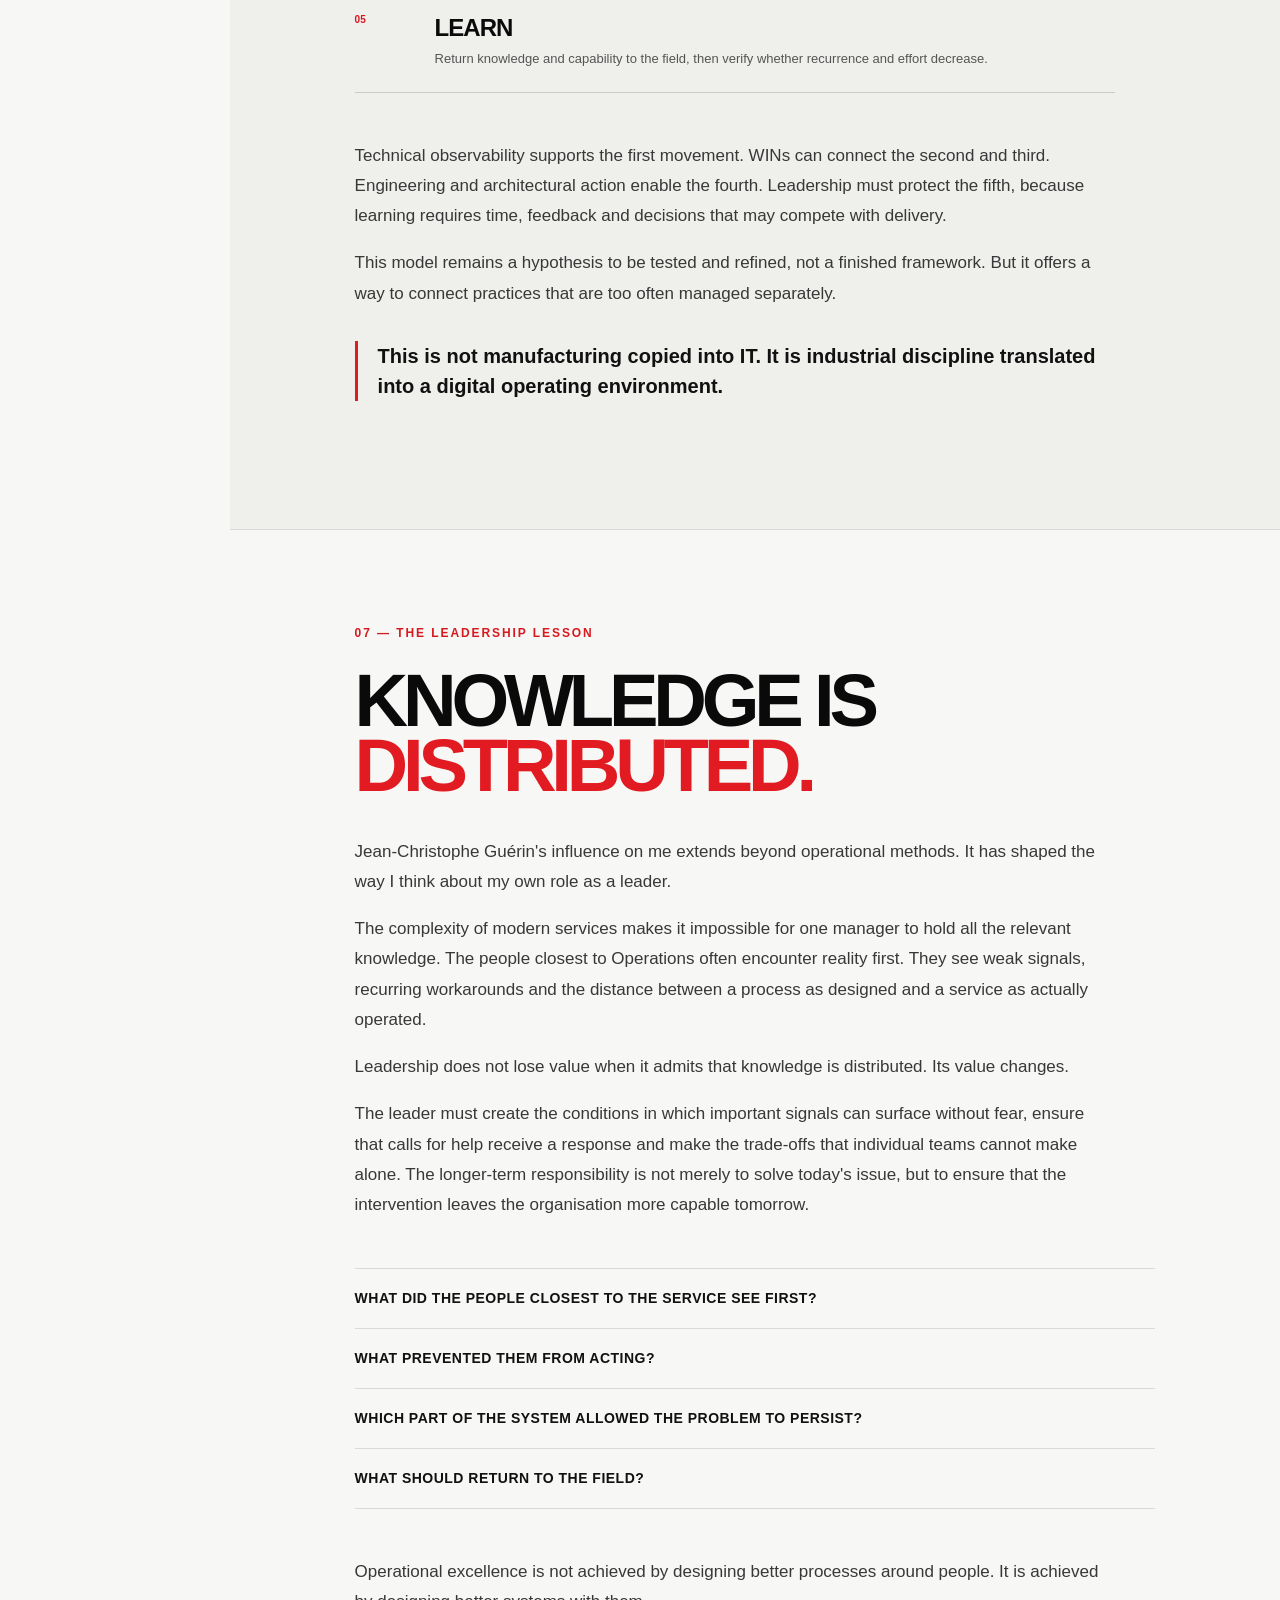
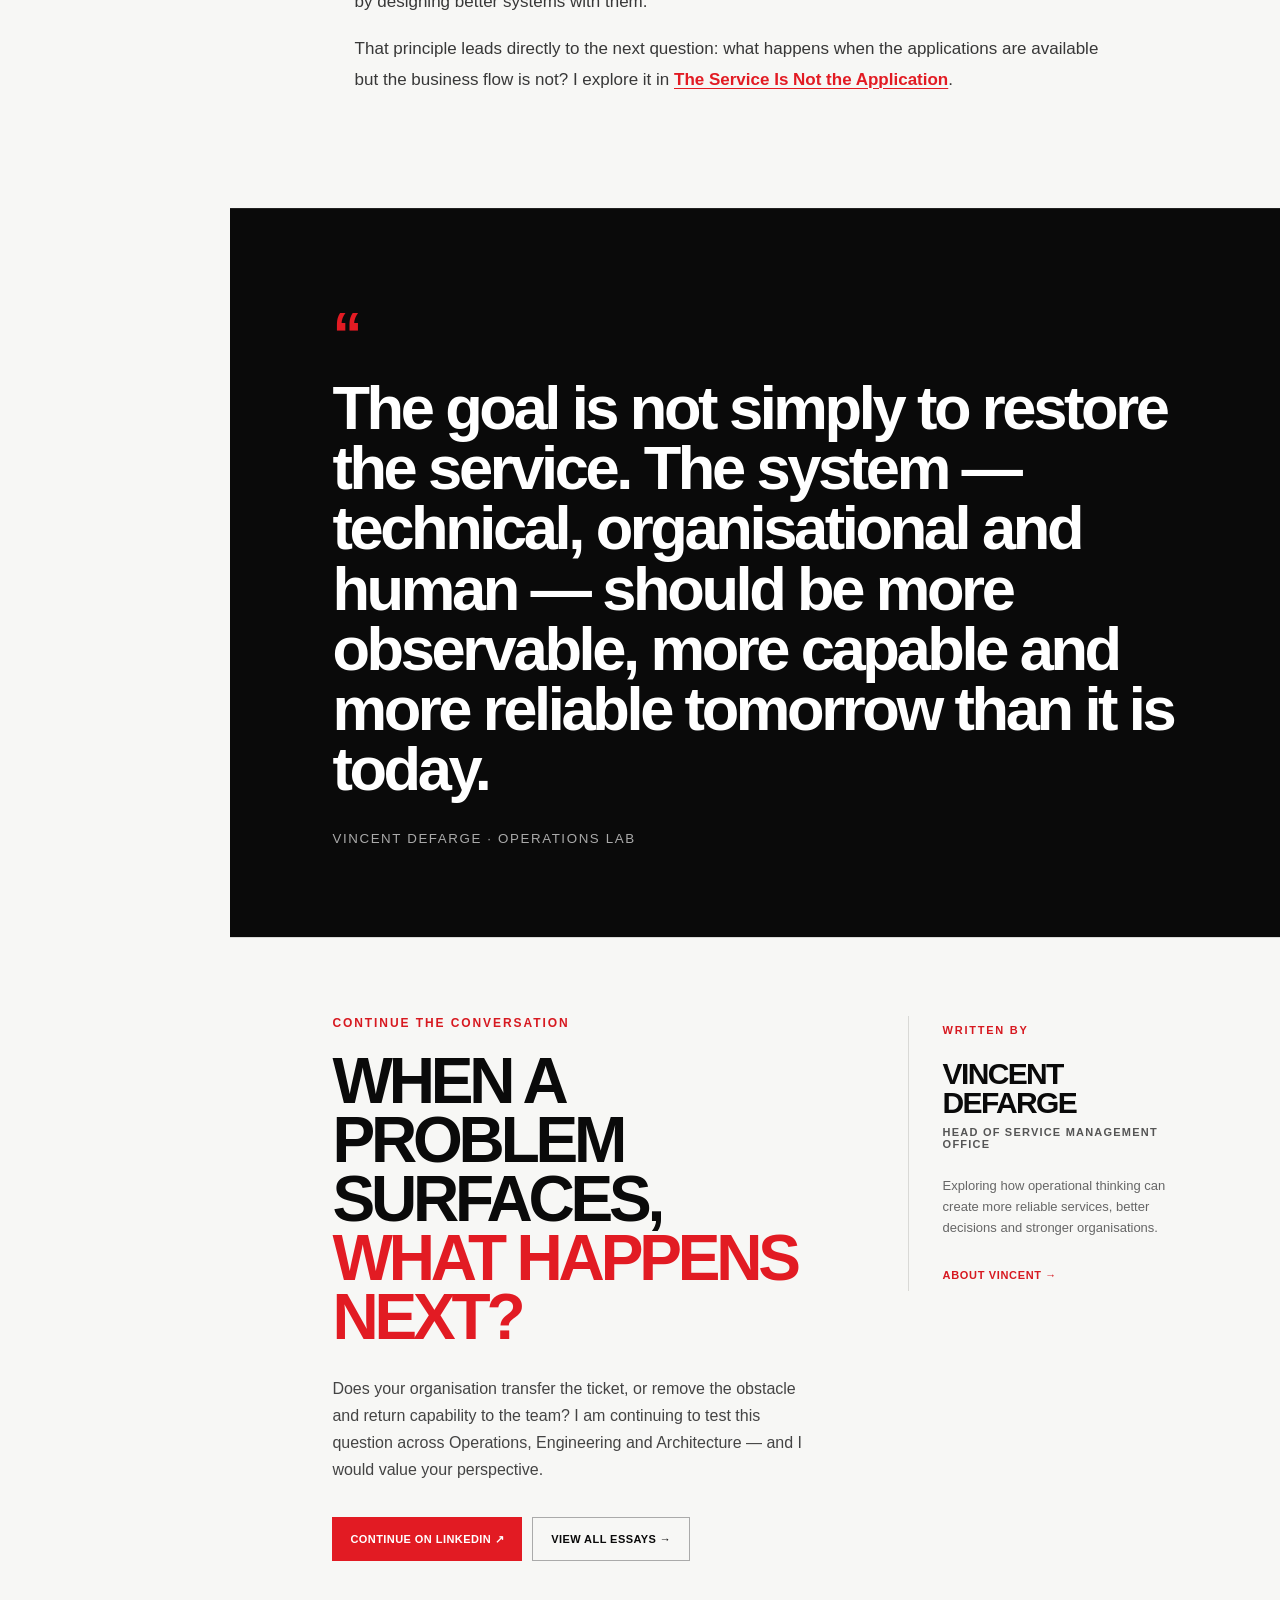
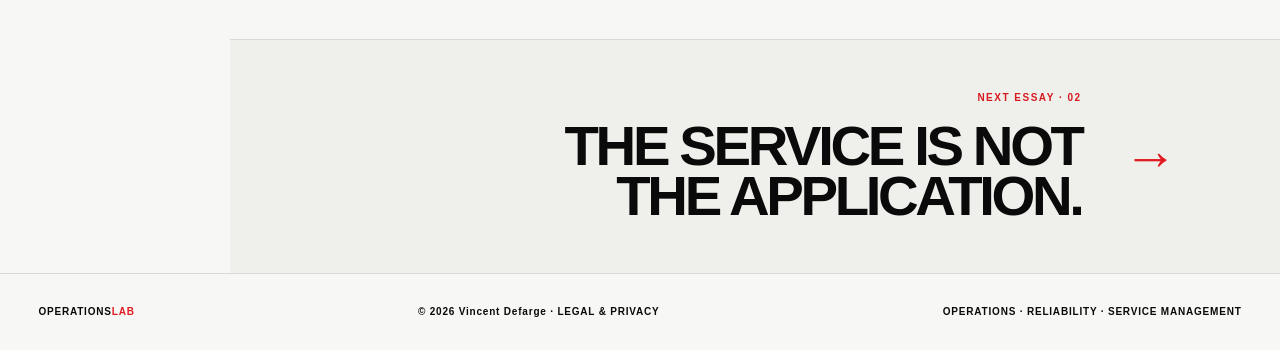
<file: essays/industry-can-teach-it.html>
<!doctype html>
<html lang="en">
<head>
  <meta charset="utf-8">
  <meta name="viewport" content="width=device-width,initial-scale=1">
  <title>What Industry Can Teach IT Operations — Operations Lab</title>
  <meta name="description" content="Reliability begins before production — and with the people closest to the work. An essay by Vincent Defarge.">
  <meta name="robots" content="index,follow,max-image-preview:large">
  <link rel="canonical" href="https://www.operationslab.fr/essays/industry-can-teach-it.html">
  <link rel="icon" href="/favicon.svg" type="image/svg+xml">
  <meta property="og:title" content="What Industry Can Teach IT Operations">
  <meta property="og:description" content="From industrial visibility to a chain of help: what IT Operations can learn from Lean thinking and the people closest to the work.">
  <meta property="og:type" content="article">
  <meta property="og:locale" content="en_US">
  <meta property="og:site_name" content="Operations Lab">
  <meta property="og:url" content="https://www.operationslab.fr/essays/industry-can-teach-it.html">
  <meta property="og:image" content="https://www.operationslab.fr/images/og-industry-can-teach-it.jpg">
  <meta property="og:image:secure_url" content="https://www.operationslab.fr/images/og-industry-can-teach-it.jpg">
  <meta property="og:image:type" content="image/jpeg">
  <meta property="og:image:width" content="1200">
  <meta property="og:image:height" content="627">
  <meta property="og:image:alt" content="What Industry Can Teach IT Operations — an essay by Vincent Defarge">
  <meta property="article:author" content="https://www.linkedin.com/in/vincent-defarge-165a844b/">
  <meta property="article:published_time" content="2026-08-10">
  <meta property="article:modified_time" content="2026-08-27">
  <meta property="article:section" content="IT Operations">
  <meta name="author" content="Vincent Defarge">
  <meta name="twitter:card" content="summary_large_image">
  <meta name="twitter:title" content="What Industry Can Teach IT Operations">
  <meta name="twitter:description" content="From industrial visibility to a chain of help: what IT Operations can learn from Lean thinking and the people closest to the work.">
  <meta name="twitter:image" content="https://www.operationslab.fr/images/og-industry-can-teach-it.jpg">
  <meta name="twitter:image:alt" content="What Industry Can Teach IT Operations — an essay by Vincent Defarge">
  <meta name="theme-color" content="#f7f7f5">
  <script type="application/ld+json">
  {
    "@context": "https://schema.org",
    "@graph": [
      {
        "@type": "Article",
        "@id": "https://www.operationslab.fr/essays/industry-can-teach-it.html#article",
        "url": "https://www.operationslab.fr/essays/industry-can-teach-it.html",
        "mainEntityOfPage": { "@id": "https://www.operationslab.fr/essays/industry-can-teach-it.html" },
        "headline": "What Industry Can Teach IT Operations",
        "description": "Reliability begins before production — and with the people closest to the work.",
        "image": ["https://www.operationslab.fr/images/industrial-hero-article.jpg"],
        "datePublished": "2026-08-10",
        "dateModified": "2026-08-27",
        "inLanguage": "en",
        "isAccessibleForFree": true,
        "articleSection": "IT Operations",
        "keywords": ["IT Operations", "Operational Excellence", "Lean Management", "Observability", "Reliability"],
        "author": {
          "@type": "Person",
          "@id": "https://www.operationslab.fr/about/#person",
          "name": "Vincent Defarge",
          "url": "https://www.operationslab.fr/about/",
          "sameAs": ["https://www.linkedin.com/in/vincent-defarge-165a844b/"]
        },
        "publisher": { "@id": "https://www.operationslab.fr/about/#person" }
      },
      {
        "@type": "BreadcrumbList",
        "@id": "https://www.operationslab.fr/essays/industry-can-teach-it.html#breadcrumb",
        "itemListElement": [
          { "@type": "ListItem", "position": 1, "name": "Operations Lab", "item": "https://www.operationslab.fr/" },
          { "@type": "ListItem", "position": 2, "name": "Essays", "item": "https://www.operationslab.fr/essays/" },
          { "@type": "ListItem", "position": 3, "name": "What Industry Can Teach IT Operations", "item": "https://www.operationslab.fr/essays/industry-can-teach-it.html" }
        ]
      }
    ]
  }
  </script>
  <link rel="stylesheet" href="../css/article.css">
  <link rel="stylesheet" href="/css/accessibility.css">
  <script defer src="https://cdn.vercel-insights.com/v1/script.js"></script>
</head>
<body>
<a class="skip-link" href="#main-content">SKIP TO CONTENT</a>
<header class="header">
  <a class="logo" href="/" aria-label="Operations Lab home">OPERATIONS<span>LAB</span><small>BY VINCENT DEFARGE</small></a>
  <nav class="nav" aria-label="Main navigation"><a href="/about/">ABOUT</a><a class="active" aria-current="page" href="/essays/">ESSAYS</a><a href="/research/">RESEARCH</a><a href="/podcasts/">PODCASTS</a></nav>
  <a class="connect" href="https://www.linkedin.com/in/vincent-defarge-165a844b/" target="_blank" rel="noopener">LET'S CONNECT ↗</a>
</header>

<div class="layout">
  <aside class="side">
    <a class="back" href="/essays/">← ALL ESSAYS</a>
    <div class="label">IN THIS ESSAY</div>
    <nav aria-label="Article sections">
      <a href="#seeing">01&nbsp;&nbsp; Seeing the system</a>
      <a href="#lean">02&nbsp;&nbsp; A management system</a>
      <a href="#win">03&nbsp;&nbsp; WIN for IT</a>
      <a href="#impact">04&nbsp;&nbsp; Business impact</a>
      <a href="#learning">05&nbsp;&nbsp; Learning system</a>
      <a href="#leadership">06&nbsp;&nbsp; Leadership</a>
    </nav>
    <div class="sidequote">“<br>Escalate the obstacle,<br>not the ownership.</div>
  </aside>

  <main id="main-content" tabindex="-1">
    <article>
      <section class="hero">
        <div class="hero-copy">
          <div class="kicker">01 — ESSAY</div>
          <h1>WHAT INDUSTRY CAN TEACH IT OPERATIONS</h1>
          <div class="dek">Reliability begins before production — and with the people closest to the work.</div>
        <div class="meta">12 MIN READ · 10 AUG 2026 · VINCENT DEFARGE · OPERATIONS LAB</div>
        </div>
        <div class="hero-img"><img src="../images/industrial-hero-article.jpg" alt="Industrial operations environment"></div>
      </section>

      <section class="content opening">
        <div class="kicker">THE PREMISE</div>
        <p class="lead">In a factory, no one would claim that operations begin only when a machine stops.</p>
        <p>Reliability is prepared long before that moment. The production system is designed, standards are established, abnormal conditions are made visible and teams are equipped to react before a small deviation becomes a larger failure.</p>
        <p>Yet in IT, Operations are still often positioned at the end of the lifecycle: Architecture designs, Engineering builds, and then the service enters production. From that point onward, Operations are expected to monitor, support and restore it.</p>
        <p class="emphasis">This model asks Operations to manage consequences they had too little opportunity to prevent.</p>
        <p>Reliable digital services require operational knowledge much earlier. Before monitoring can be meaningful, someone must define normal behaviour. Before an alert can help, teams must understand which deviation matters. Before recovery can be prepared, failure modes, dependencies and decision paths must be explicit.</p>
        <p>This does not mean Operations should own Architecture or Engineering. It means these disciplines must design the service together, with operational reality represented from the beginning.</p>
        <p>Industry cannot provide a model for IT to copy literally. A physical production line and a distributed digital service behave differently. But industry can teach us something fundamental about the conditions required for reliable work.</p>
      </section>

      <section class="statement">GOOD OPERATIONS ARE NOT SIMPLY MANAGED.<br><span>THEY ARE DESIGNED.</span></section>

      <section class="content" id="seeing">
        <div class="kicker">01 — SEEING THE SYSTEM</div>
        <h2>RELIABILITY STARTS WITH <span>VISIBILITY.</span></h2>
        <p>During visits to manufacturing environments, I was struck by the effort devoted to making the production process understandable while it is running.</p>
        <p>Cameras provide visibility at different stages of the line. Weight, dimensions and other characteristics are measured continuously. Controls are distributed throughout the process rather than concentrated only at the end.</p>
        <p>The objective is not to collect as much data as possible. It is to recognise a meaningful deviation early enough to protect what comes next.</p>
        <p>Monitoring often tells us whether a known technical condition has occurred: a server is unavailable, a threshold has been exceeded, a transaction has failed or an application is responding too slowly. These signals are necessary, but they do not describe the whole service.</p>
        <p>A service can remain technically available while already deteriorating for its users. A workaround may consume hours of operational effort. A dependency may become increasingly unstable. Repeated friction may affect a business process without ever generating a major incident.</p>
        <p>Technical telemetry alone may not reveal these conditions. Some are first detected by the people operating the service or by the users experiencing it.</p>
        <div class="perspectives" aria-label="Three perspectives of observability">
          <div><b>01</b><h3>TECHNICAL</h3><p>How the system behaves.</p></div>
          <div><b>02</b><h3>BUSINESS</h3><p>What the user experiences.</p></div>
          <div><b>03</b><h3>OPERATIONAL</h3><p>What teams encounter while keeping it working.</p></div>
        </div>
        <blockquote class="pullquote">Observability is not about watching everything. It is about detecting meaningful deviation early enough to act.</blockquote>
        <p>A signal creates value only when the organisation understands what normal and abnormal mean, knows who should respond and has the capacity to act. In that sense, observability is not only a property of the technology. It is also a property of the operating model.</p>
      </section>

      <section class="dark-section" id="lean">
        <div class="content content-dark">
          <div class="kicker">02 — FROM LEAN TO LEADERSHIP</div>
          <h2>A TOOL IS NOT A <span>MANAGEMENT SYSTEM.</span></h2>
          <p>My understanding of the relationship between operations, people and management was strongly influenced by Jean-Christophe Guérin, a former senior manufacturing leader at Michelin.</p>
          <p>I met Jean-Christophe through a mentoring programme. My current manager had known him much earlier in her career: he had been her first manager at Michelin and had worked on the start-up of new factories. Through that connection, I attended his conference on operational excellence and the inversion of the managerial pyramid.</p>
          <p>I expected to learn mainly about industrial methods. What stayed with me was a conception of leadership.</p>
          <p>The people closest to the work usually encounter its weak signals first. They see the recurring friction, the imperfect standard, the workaround and the small deviation before these appear in a management indicator.</p>
          <p>The manager's role is not to replace that knowledge. It is to create an environment in which it can surface, help remove obstacles that teams cannot remove alone and progressively increase their ability to act.</p>
          <p>This is the practical meaning of the inverted pyramid: management supports the people who create and operate value.</p>
          <p>Jean-Christophe presented a problem-escalation mechanism known as the WIN system. Employees could make difficulties visible through WIN cards: red when help was required, green when information needed to be shared.</p>
          <p>The card was only the signal. The management commitment behind it was the real system: a problem raised from the field could not simply be ignored.</p>
          <p>Lean is easily reduced to its visible tools — standards, boards, indicators, cards and routines. Those mechanisms work only when people feel safe to reveal abnormalities and when the organisation responds constructively.</p>
          <blockquote class="pullquote light">Without a response, visual management becomes visual inventory: a growing display of known problems that everyone has learned to tolerate.</blockquote>
        </div>
      </section>

      <section class="content" id="win">
        <div class="kicker">03 — A CHAIN OF HELP</div>
        <h2>WHAT WOULD WIN MEAN <span>FOR IT?</span></h2>
        <p>We have begun experimenting with the WIN approach in an IT context at Michelin. At this stage, its purpose is straightforward: make visible the operational problems that the people encountering them cannot resolve alone.</p>
        <p>The experiment led me to a broader hypothesis of my own.</p>
        <p class="lead">Could the principle of a chain of help operate not only between teams and managers, but also between Operations, Engineering and Architecture throughout the life of a digital service?</p>
        <p>This is an extension of the original management idea, not a claim that the industrial mechanism can be transferred unchanged.</p>
        <p>An Operations support team should be able to diagnose and resolve as many situations as reasonably possible. Autonomy, however, does not mean isolation or unlimited responsibility. Some problems require access, engineering capability or product knowledge that the team does not possess. Others reveal a structural design decision that no operational procedure can compensate for sustainably.</p>
        <p>In those situations, the team should not have to choose between accepting the problem and transferring ownership of it.</p>

        <div class="loop" aria-label="Digital chain of help">
          <div><b>01</b><h3>OPERATIONS</h3><p>Detect and frame the problem. Resolve locally when knowledge, authority and tools allow it.</p></div>
          <div><b>02</b><h3>ENGINEERING</h3><p>Remove the technical constraint while Operations provides evidence and validates the result.</p></div>
          <div><b>03</b><h3>ARCHITECTURE</h3><p>Address structural causes in boundaries, dependencies, resilience choices or quality attributes.</p></div>
          <div><b>04</b><h3>RETURN</h3><p>Translate the solution into better tooling, automation, standards, documentation or decision rights.</p></div>
        </div>

        <p>The fourth step is what turns support into learning. Without it, the same dependency on Engineering or Architecture will remain the next time the problem occurs.</p>
        <p>If a WIN simply means “I cannot fix this, so I transfer it”, it becomes another L1-L2-L3 escalation process. Ownership moves from queue to queue, response times increase and the boundaries between teams become stronger.</p>
        <blockquote class="principle">ESCALATE THE OBSTACLE.<br><span>NOT THE OWNERSHIP.</span></blockquote>
        <p>The team receiving the WIN joins the problem-solving process with a capability the originating team does not have. The team that raised it retains the context, participates in validation and receives the resulting knowledge.</p>
        <p>Success should not be measured by the number of WINs created or closed. The more important question is whether the organisation becomes more capable over time.</p>
        <ul class="questions">
          <li>Are recurring obstacles permanently removed?</li>
          <li>Do teams recover effort previously lost to workarounds?</li>
          <li>Can Operations resolve more situations safely without escalation?</li>
          <li>Do operational signals influence engineering priorities and architectural decisions?</li>
          <li>Does each response reduce the probability or impact of recurrence?</li>
        </ul>
        <p class="emphasis">The objective is not to create a better escalation mechanism. It is to make each request for help improve the operating system.</p>
      </section>

      <section class="content divided">
        <div class="kicker">04 — SIGNAL QUALITY</div>
        <h2>NOT EVERY IMPORTANT TOPIC <span>IS A WIN.</span></h2>
        <p>Introducing a mechanism is easier than changing the behaviour around it. People do not always feel comfortable raising problems to management. Reporting a difficulty may be interpreted as complaining, admitting weakness or criticising another team's work.</p>
        <p>Another distortion can appear once the mechanism gains management attention. WINs may gradually become a list of strategic topics rather than concrete obstacles encountered where the work happens.</p>
        <div class="comparison">
          <div class="not-win"><small>NOT A WIN</small><strong>“We need to improve the CMDB.”</strong><p>A broad ambition without a field problem or actionable request.</p></div>
          <div class="good-win"><small>A USEFUL WIN</small><strong>“The support team spends three hours every week correcting this information manually.”</strong><p>The cause is known, but removing it requires a product change the team cannot implement.</p></div>
        </div>
        <p>A meaningful WIN should identify the observed problem, its impact, what has already been attempted and the precise capability, authority or decision required from elsewhere.</p>
        <p>This should not become a bureaucratic form. The receiving side also needs an explicit commitment. A WIN may not guarantee an immediate solution, but it should guarantee acknowledgement, clarification, a decision and feedback.</p>
        <p>Trust develops through consistency: acknowledge the signal, understand it at the source, decide what happens next and close the feedback loop.</p>
      </section>

      <section class="content" id="impact">
        <div class="kicker">05 — BUSINESS IMPACT</div>
        <h2>MAKE SILENT DEGRADATION <span>VISIBLE.</span></h2>
        <p>Not every important operational problem causes a total outage. Some create delays, manual work, reduced performance or recurring disruption over several days. A service may continue to meet a technical availability target while the business quietly absorbs the cost of its degradation.</p>
        <p>We introduced a declarative impact score, with points added for each day a business impact continued. The score was not intended to evaluate teams or create a precise financial calculation. Its purpose was to make persistent degradation visible enough to support prioritisation.</p>
        <p>This created a common signal for a difficult conversation: should the organisation continue adding change, or temporarily redirect capacity towards reliability and resilience?</p>
        <p>That decision should never be automated by a score. Declarative measures are subjective. A number can create false precision, hide important context or be inflated to gain priority.</p>
        <blockquote class="pullquote">The score must remain the beginning of a conversation, not the end of one.</blockquote>
        <p>When degradation remains invisible, project delivery appears to be the only activity creating value. Once its cumulative impact can be seen, reliability work can be discussed as an investment in business performance rather than a technical interruption to the roadmap.</p>
      </section>

      <section class="learning-section" id="learning">
        <div class="content">
          <div class="kicker">06 — THE MODEL</div>
          <h2>TOWARDS AN OPERATIONAL <span>LEARNING SYSTEM.</span></h2>
          <p>IT organisations already generate enormous volumes of information: alerts, incidents, problem records, tickets, post-mortems, user feedback, technical debt and operational workarounds.</p>
          <p>The challenge is rarely the complete absence of signals. It is the fragmentation between them.</p>
          <p>Technical alerts live in monitoring tools. Business impact is discussed elsewhere. Operational irritants remain in team conversations. Structural weaknesses enter engineering backlogs. Architectural decisions are documented in another place again.</p>
          <p>Each fragment may be visible, while the system connecting them remains invisible.</p>

          <ol class="learning-steps">
            <li><span>01</span><div><h3>SENSE</h3><p>Detect technical, business and operational deviations as early as possible.</p></div></li>
            <li><span>02</span><div><h3>QUALIFY</h3><p>Understand the problem at its source, its impact and what has already been attempted.</p></div></li>
            <li><span>03</span><div><h3>RESPOND</h3><p>Resolve locally or activate the appropriate chain of help without transferring ownership.</p></div></li>
            <li><span>04</span><div><h3>REMOVE</h3><p>Address the technical, organisational or architectural obstacle rather than only its symptom.</p></div></li>
            <li><span>05</span><div><h3>LEARN</h3><p>Return knowledge and capability to the field, then verify whether recurrence and effort decrease.</p></div></li>
          </ol>

          <p>Technical observability supports the first movement. WINs can connect the second and third. Engineering and architectural action enable the fourth. Leadership must protect the fifth, because learning requires time, feedback and decisions that may compete with delivery.</p>
          <p>This model remains a hypothesis to be tested and refined, not a finished framework. But it offers a way to connect practices that are too often managed separately.</p>
          <p class="emphasis">This is not manufacturing copied into IT. It is industrial discipline translated into a digital operating environment.</p>
        </div>
      </section>

      <section class="content" id="leadership">
        <div class="kicker">07 — THE LEADERSHIP LESSON</div>
        <h2>KNOWLEDGE IS <span>DISTRIBUTED.</span></h2>
        <p>Jean-Christophe Guérin's influence on me extends beyond operational methods. It has shaped the way I think about my own role as a leader.</p>
        <p>The complexity of modern services makes it impossible for one manager to hold all the relevant knowledge. The people closest to Operations often encounter reality first. They see weak signals, recurring workarounds and the distance between a process as designed and a service as actually operated.</p>
        <p>Leadership does not lose value when it admits that knowledge is distributed. Its value changes.</p>
        <p>The leader must create the conditions in which important signals can surface without fear, ensure that calls for help receive a response and make the trade-offs that individual teams cannot make alone. The longer-term responsibility is not merely to solve today's issue, but to ensure that the intervention leaves the organisation more capable tomorrow.</p>
        <div class="closing-questions">
          <p>WHAT DID THE PEOPLE CLOSEST TO THE SERVICE SEE FIRST?</p>
          <p>WHAT PREVENTED THEM FROM ACTING?</p>
          <p>WHICH PART OF THE SYSTEM ALLOWED THE PROBLEM TO PERSIST?</p>
          <p>WHAT SHOULD RETURN TO THE FIELD?</p>
        </div>
        <p>Operational excellence is not achieved by designing better processes around people. It is achieved by designing better systems with them.</p>
        <p>That principle leads directly to the next question: what happens when the applications are available but the business flow is not? I explore it in <a href="/essays/service-is-not-the-application.html">The Service Is Not the Application</a>.</p>
      </section>

      <section class="quote final-quote">
        <div class="mark">“</div>
        <blockquote>The goal is not simply to restore the service. The system — technical, organisational and human — should be more observable, more capable and more reliable tomorrow than it is today.</blockquote>
        <small>VINCENT DEFARGE · OPERATIONS LAB</small>
      </section>

      <section class="closing-panel" aria-labelledby="continue-heading">
        <div class="closing-panel-copy">
          <div class="kicker">CONTINUE THE CONVERSATION</div>
          <h2 id="continue-heading">WHEN A PROBLEM SURFACES, <span>WHAT HAPPENS NEXT?</span></h2>
          <p>Does your organisation transfer the ticket, or remove the obstacle and return capability to the team? I am continuing to test this question across Operations, Engineering and Architecture — and I would value your perspective.</p>
          <div class="closing-actions">
            <a class="closing-primary" href="https://www.linkedin.com/in/vincent-defarge-165a844b/" target="_blank" rel="noopener">CONTINUE ON LINKEDIN ↗</a>
            <a class="closing-secondary" href="/essays/">VIEW ALL ESSAYS →</a>
          </div>
        </div>
        <aside class="author-card" aria-label="About the author">
          <div class="author-label">WRITTEN BY</div>
          <h3>VINCENT DEFARGE</h3>
          <div class="author-role">HEAD OF SERVICE MANAGEMENT OFFICE</div>
          <p>Exploring how operational thinking can create more reliable services, better decisions and stronger organisations.</p>
          <a href="/about/">ABOUT VINCENT →</a>
        </aside>
      </section>
      <nav class="essay-navigation essay-navigation-next" aria-label="Essay navigation">
        <a href="/essays/service-is-not-the-application.html" rel="next">
          <div>
            <span>NEXT ESSAY · 02</span>
            <strong>THE SERVICE IS NOT<br>THE APPLICATION.</strong>
          </div>
          <b aria-hidden="true">→</b>
        </a>
      </nav>
    </article>
  </main>
</div>

<footer><div>OPERATIONS<span class="red">LAB</span></div><div>© 2026 Vincent Defarge · <a href="/legal/">LEGAL & PRIVACY</a></div><div>OPERATIONS · RELIABILITY · SERVICE MANAGEMENT</div></footer>
</body>
</html>
</file>
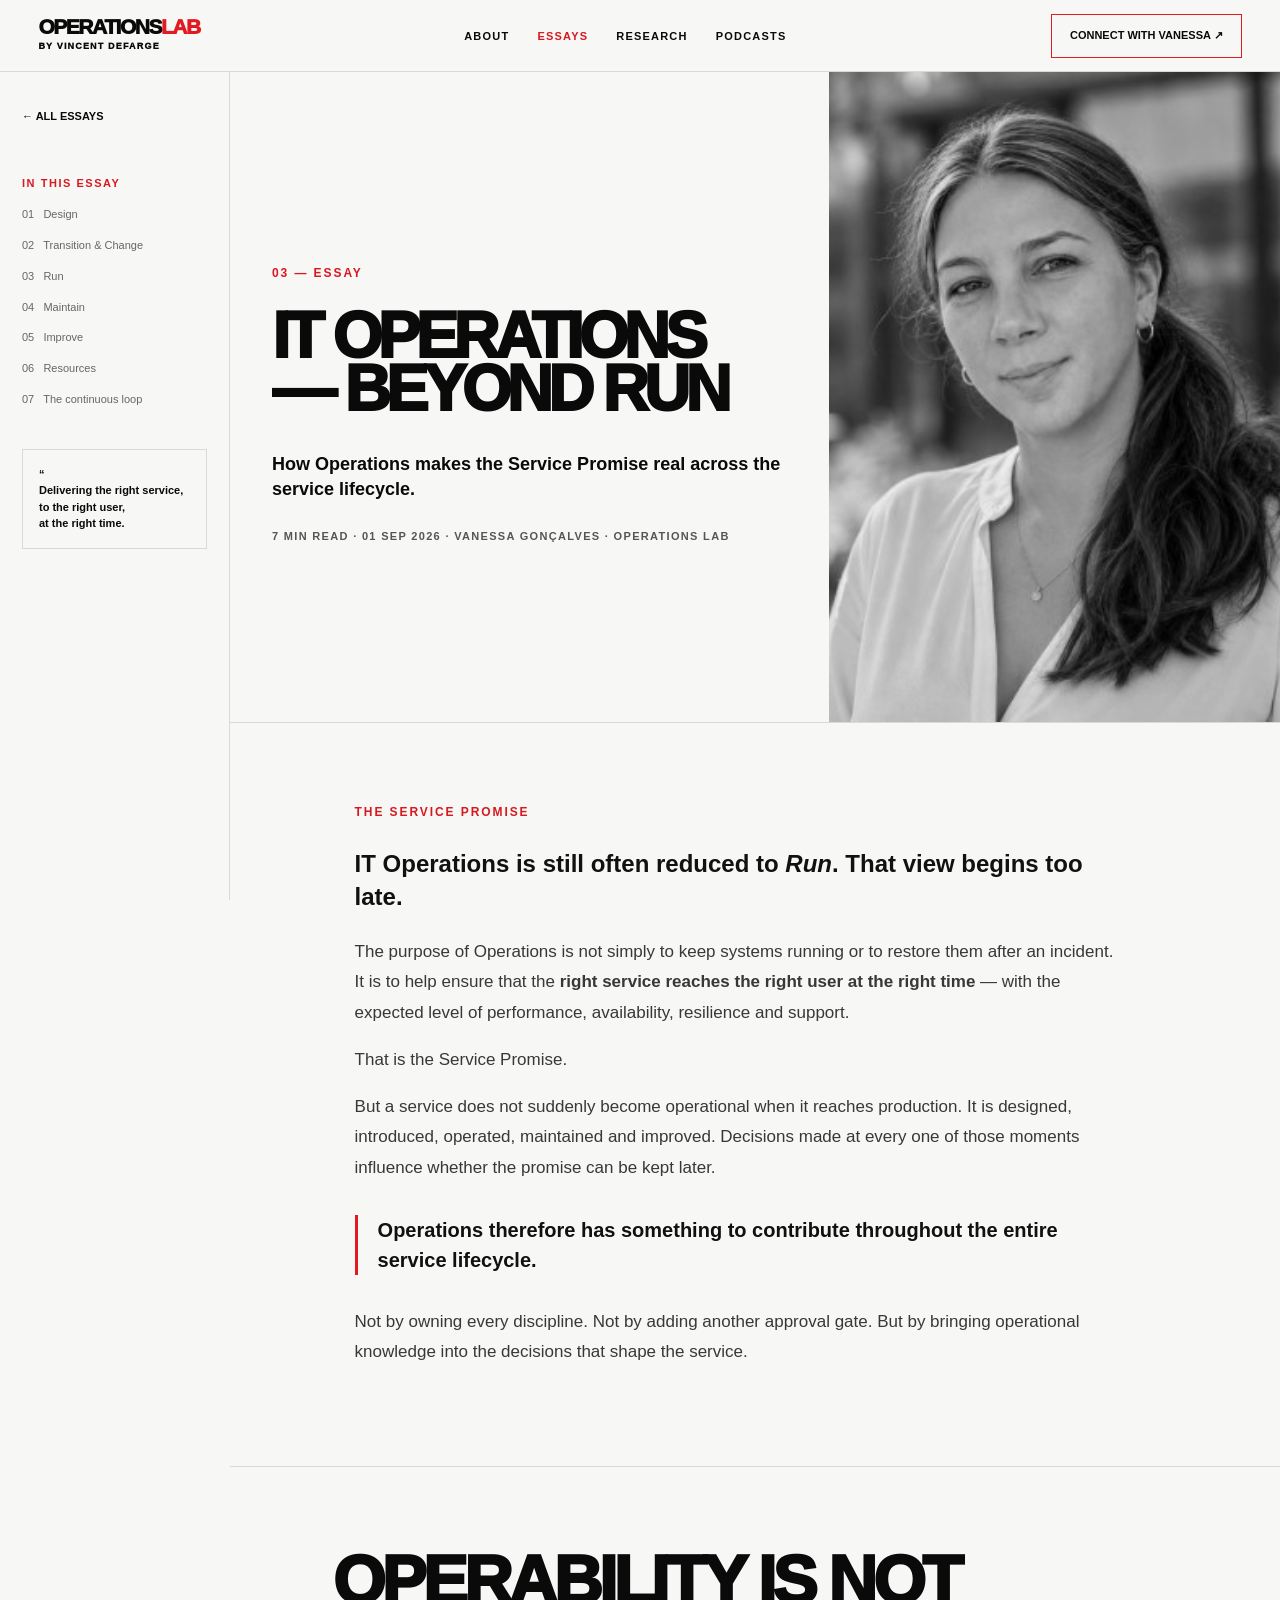
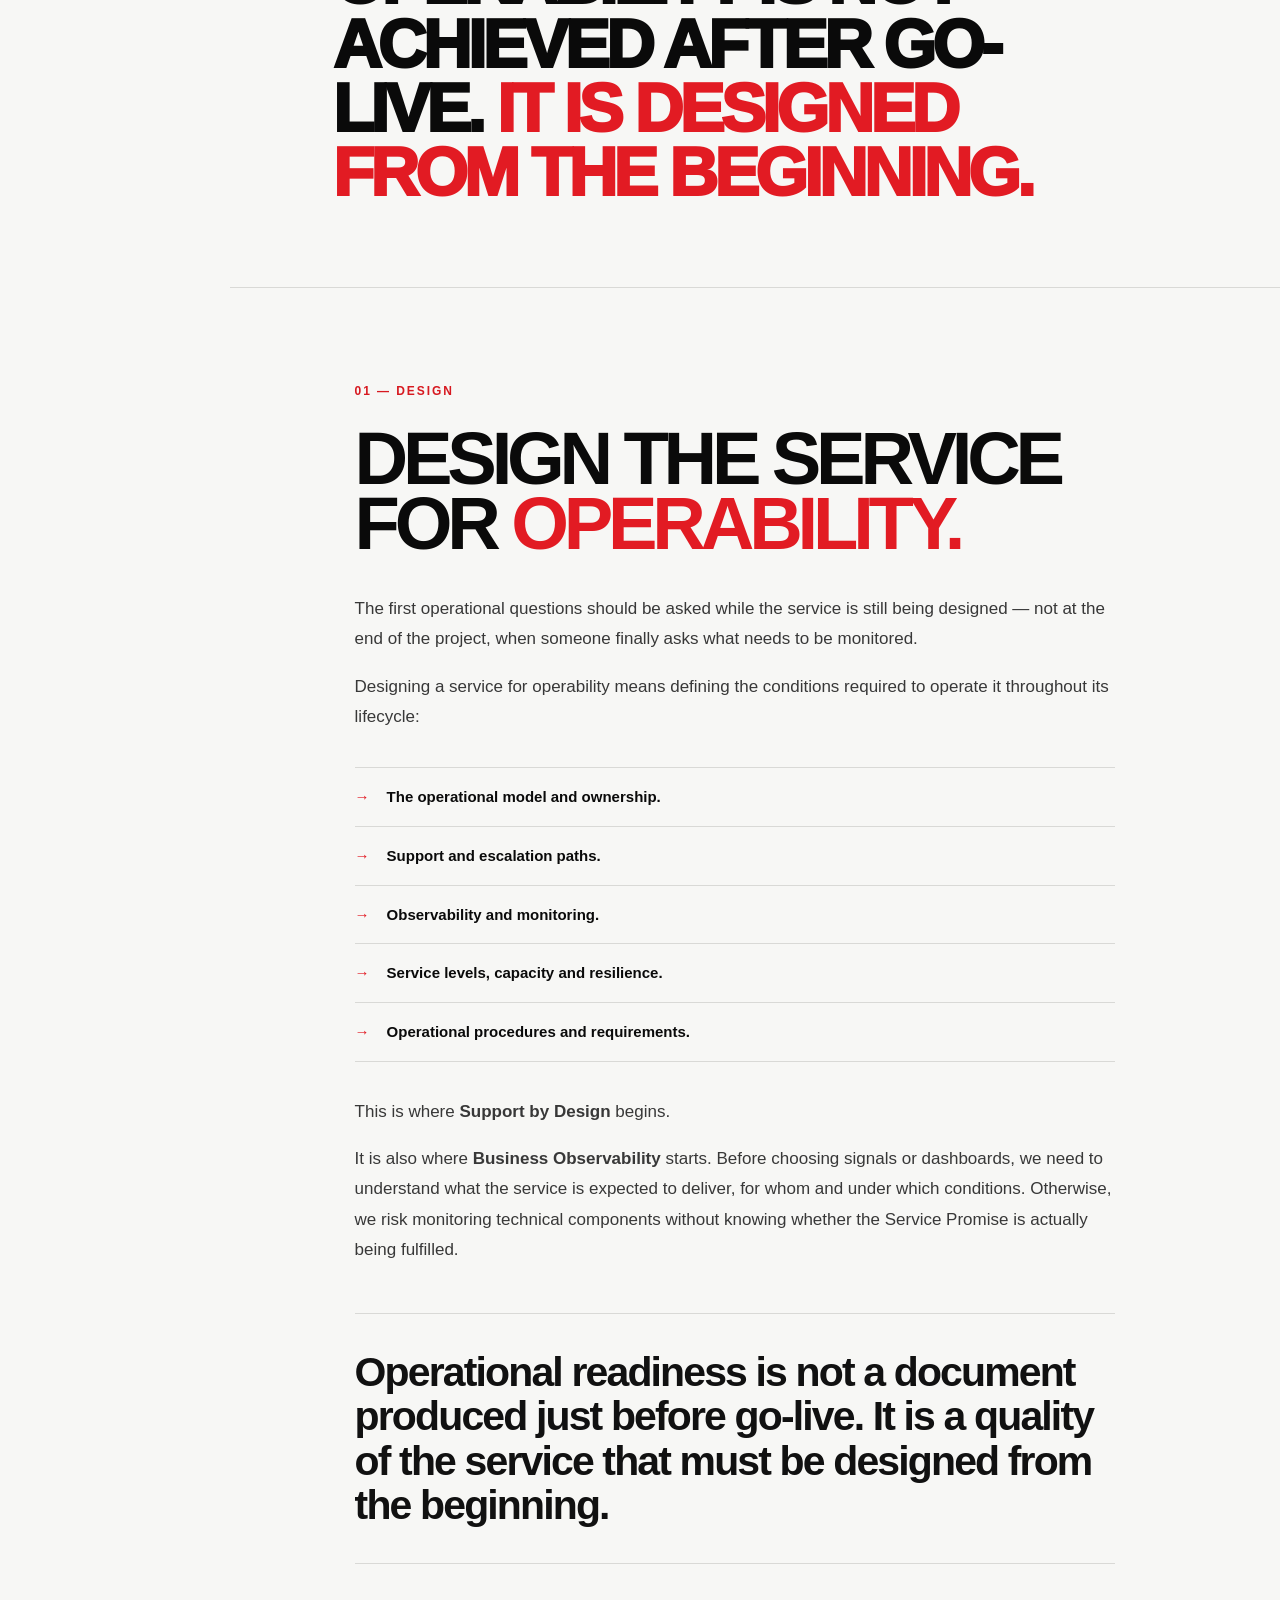
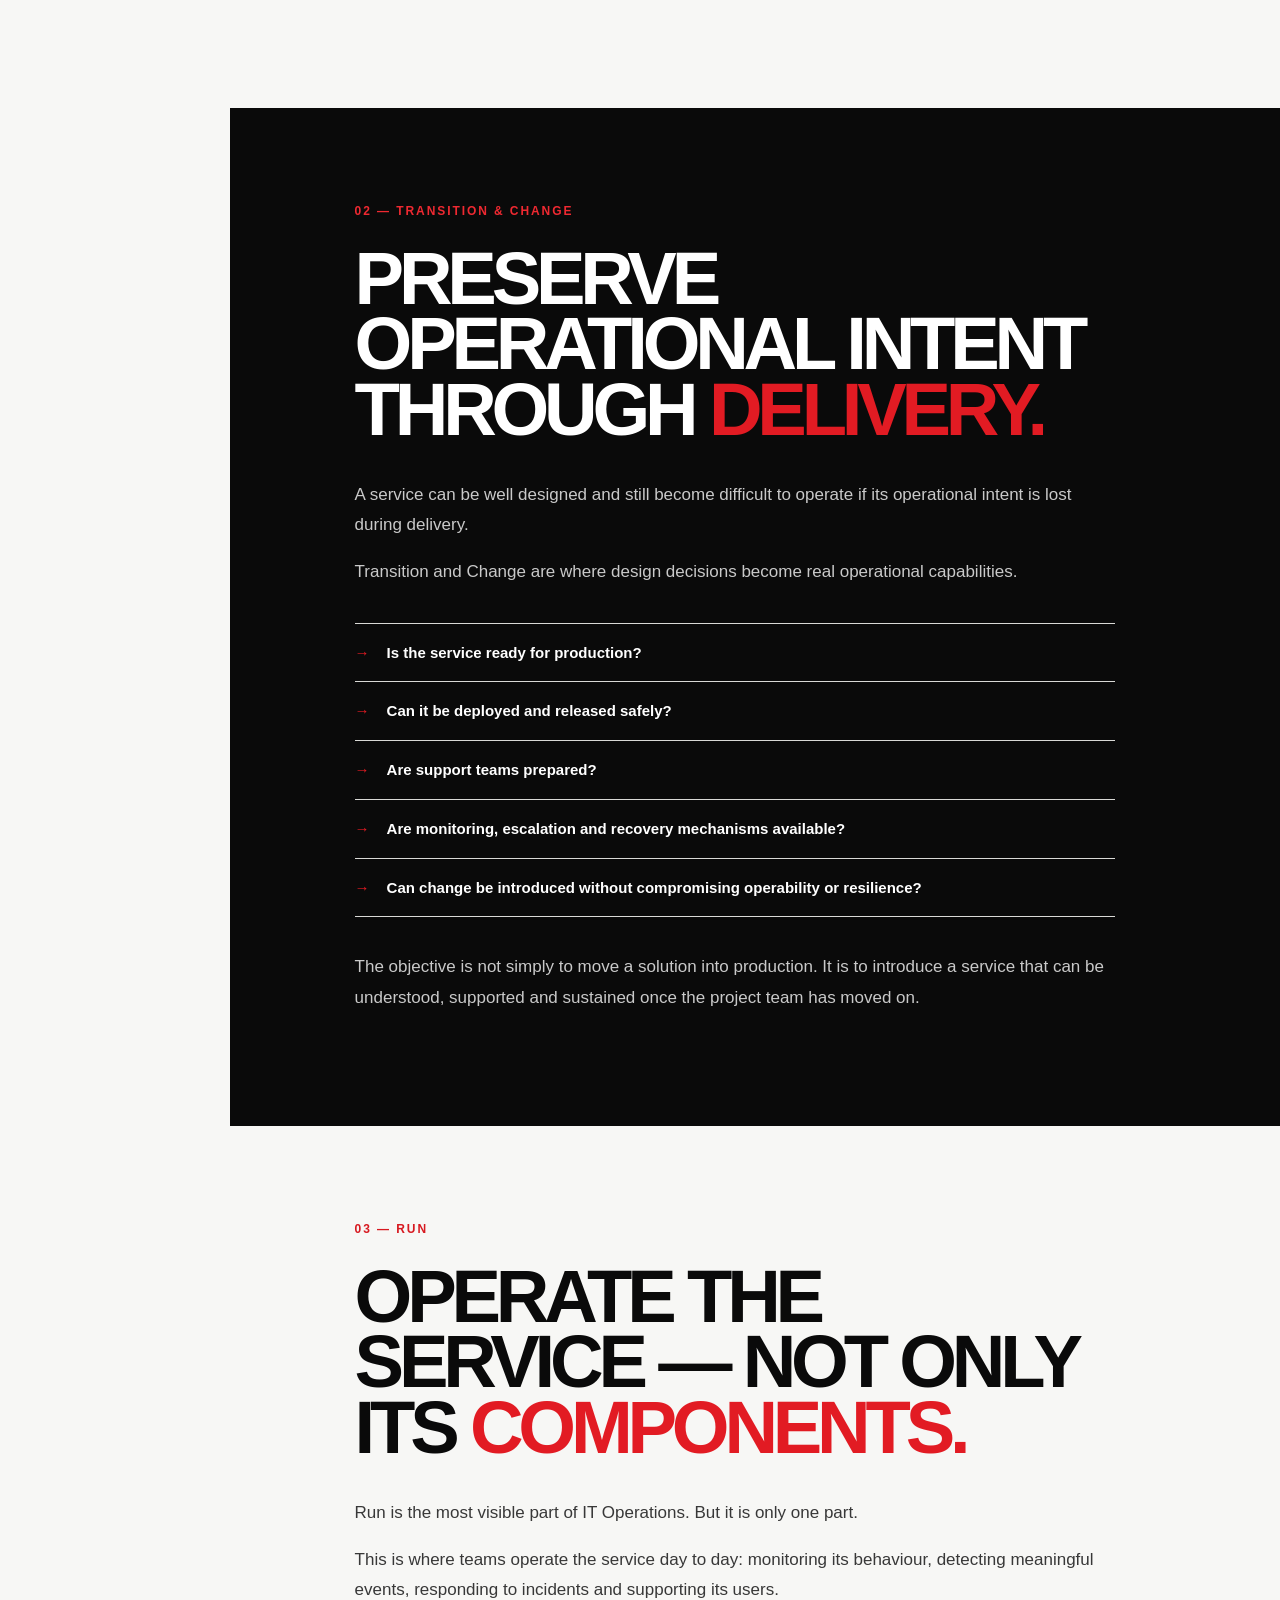
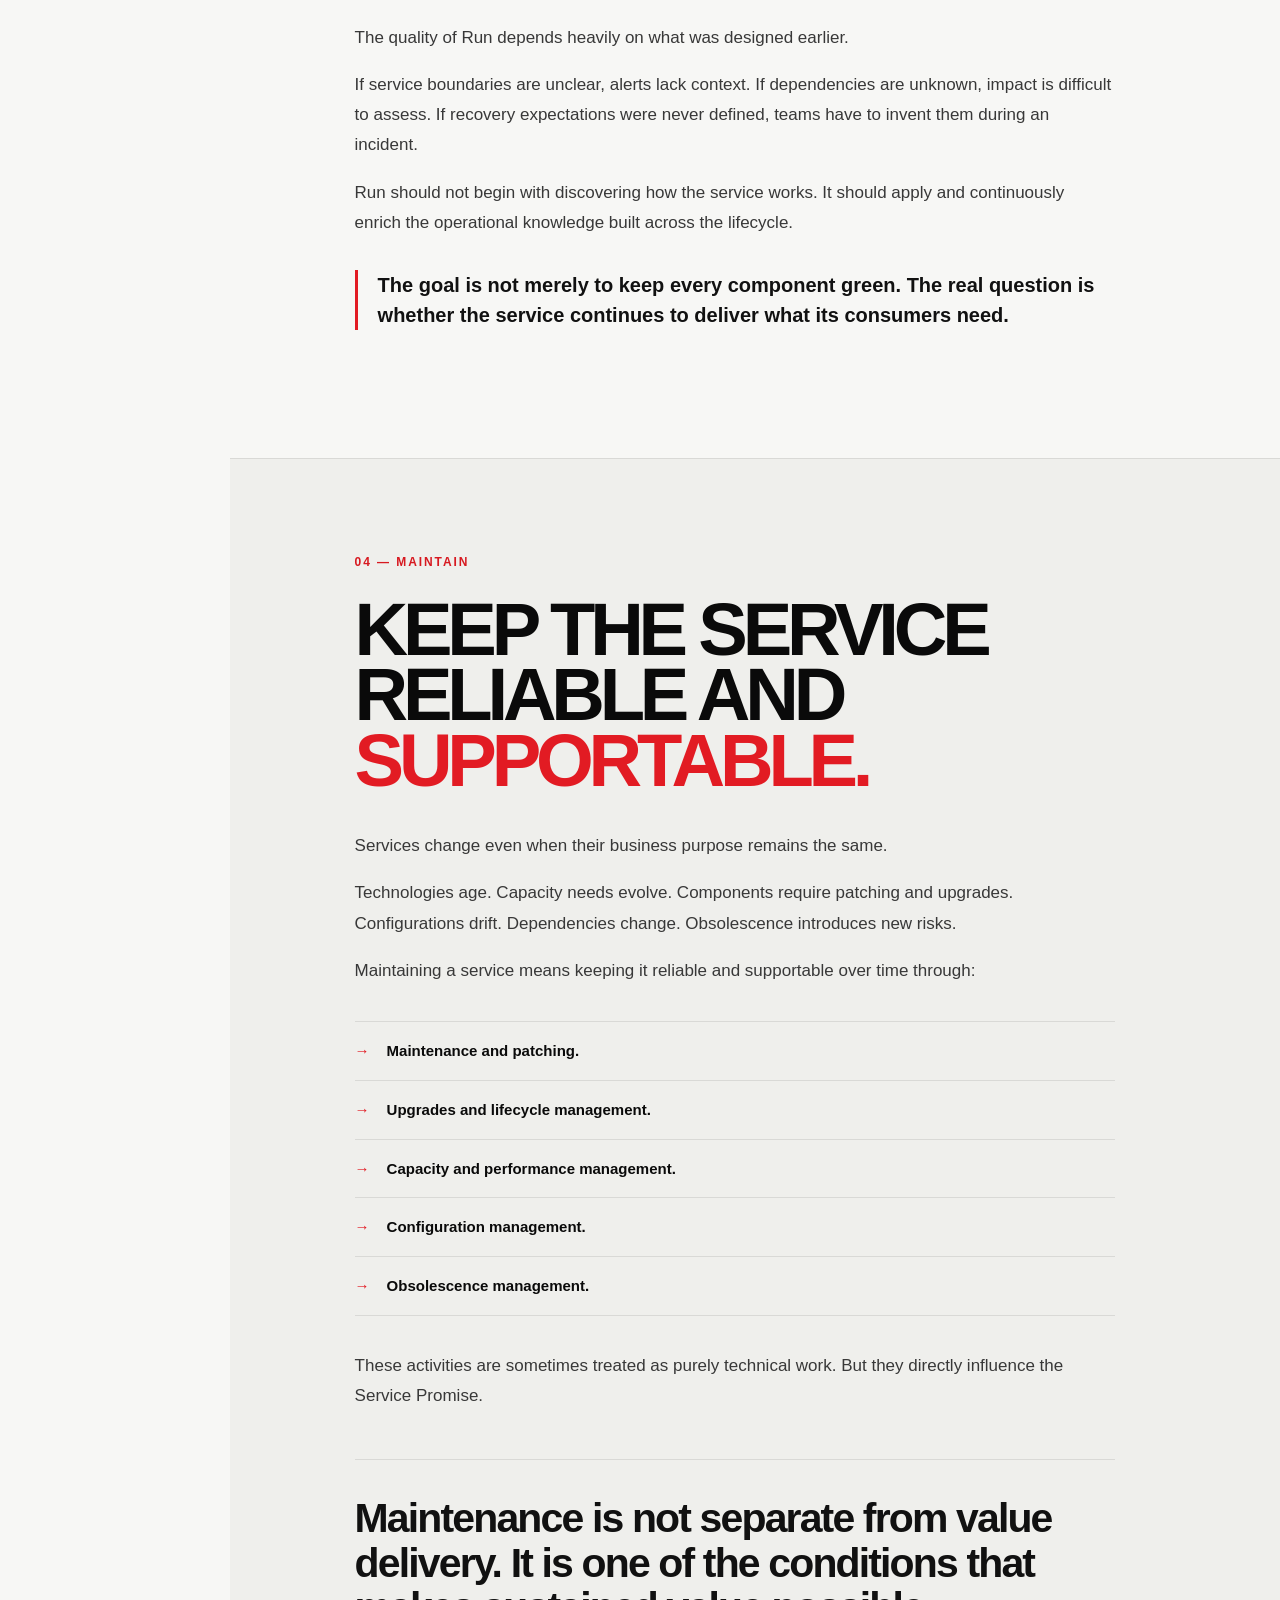
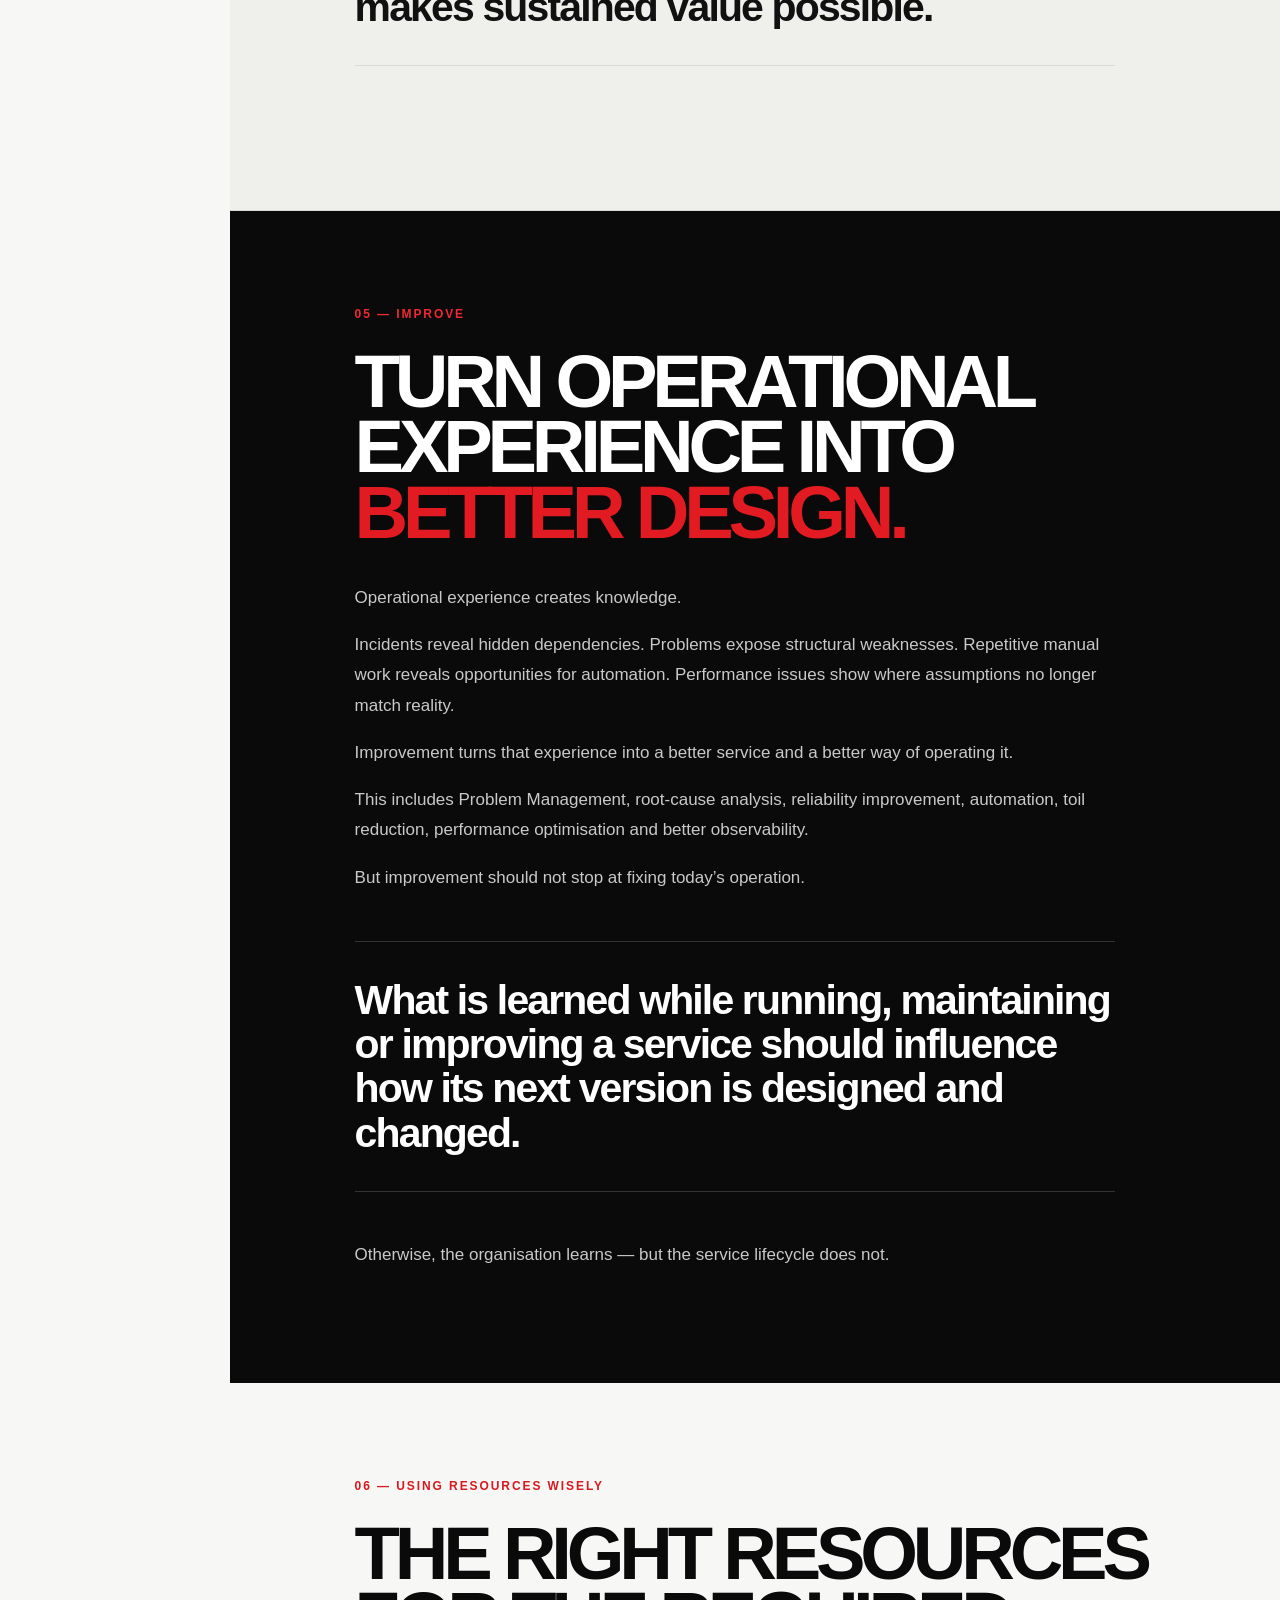
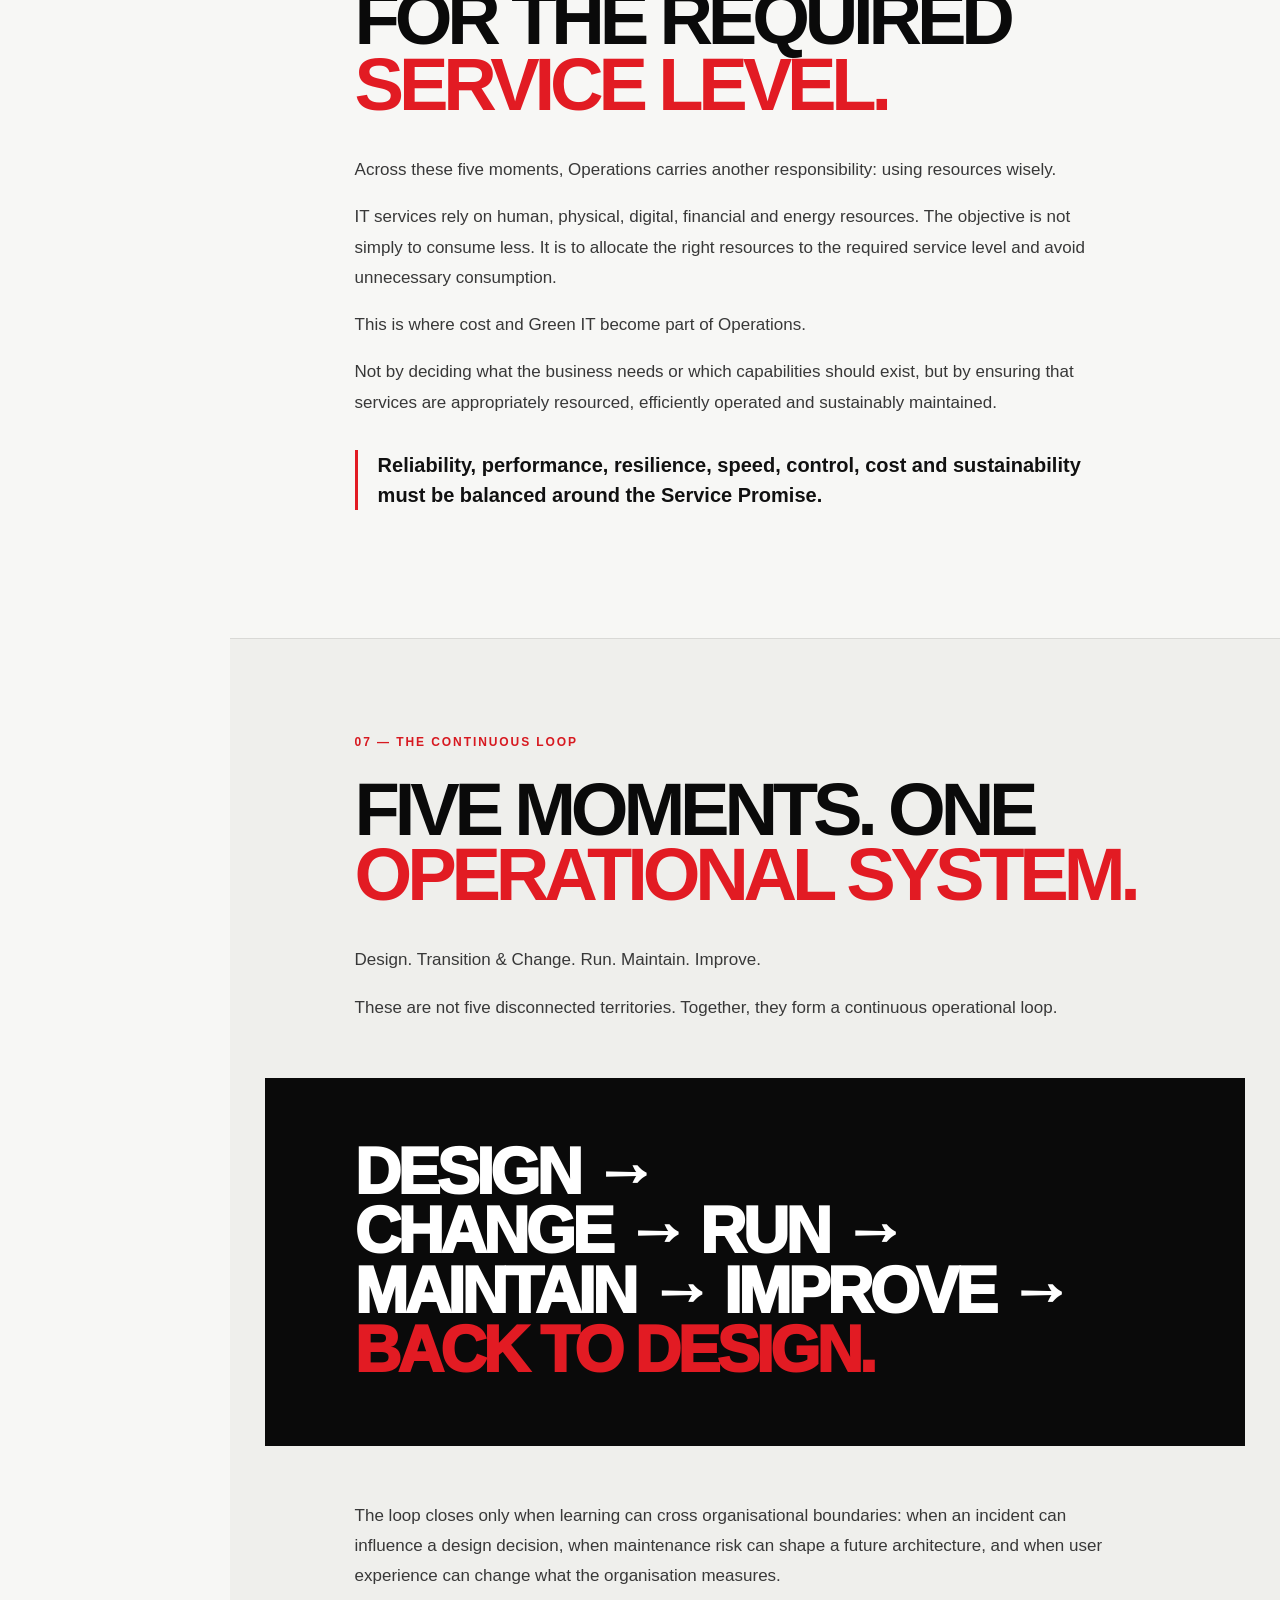
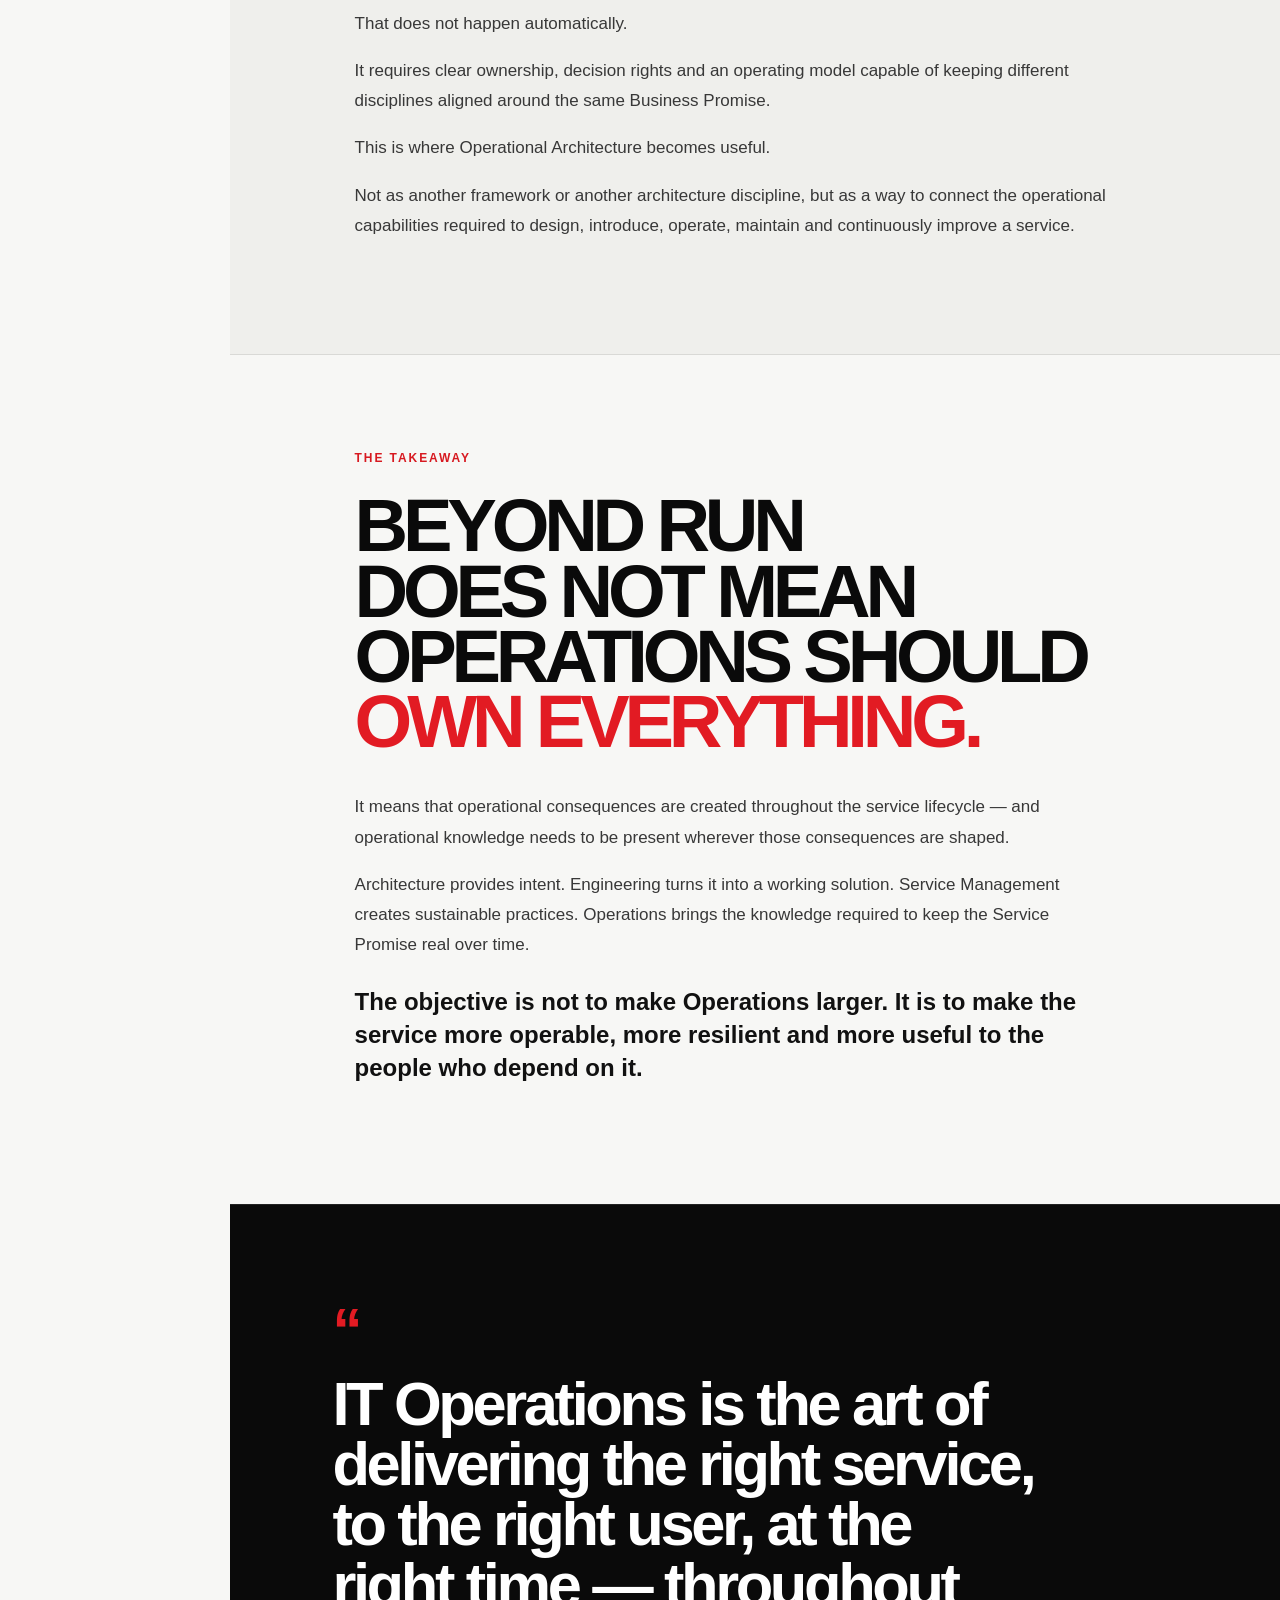
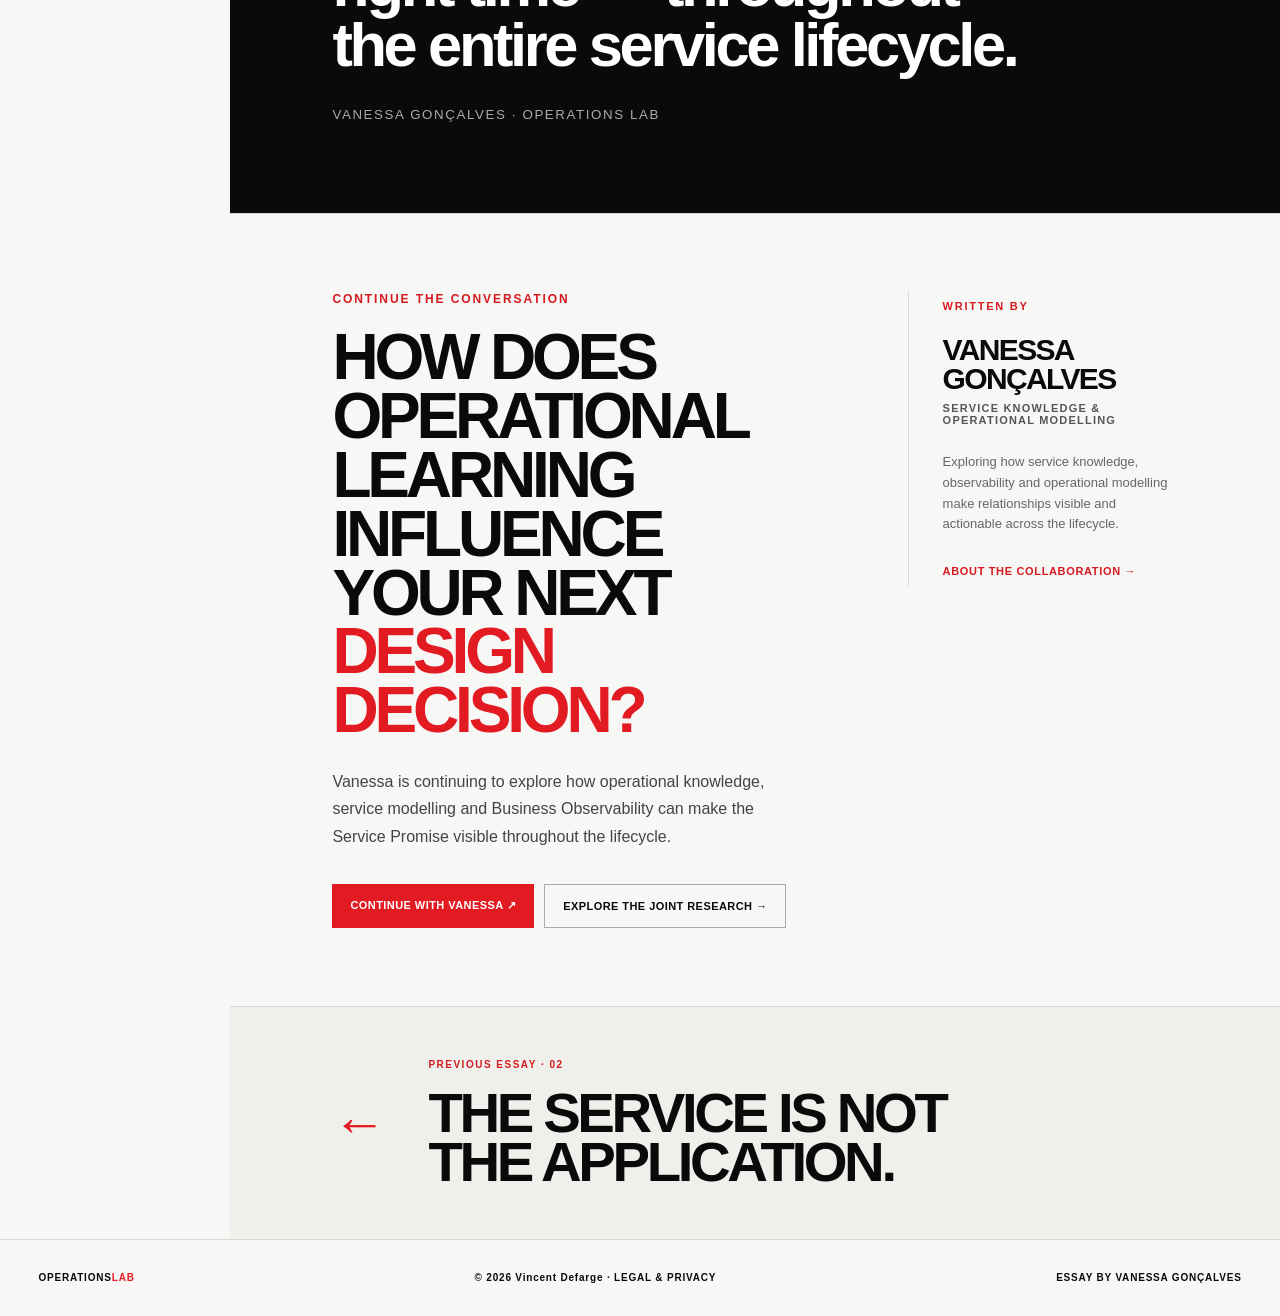
<file: essays/it-operations-beyond-run.html>
<!doctype html>
<html lang="en">
<head>
  <meta charset="utf-8">
  <meta name="viewport" content="width=device-width,initial-scale=1">
  <title>IT Operations — Beyond Run — Operations Lab</title>
  <meta name="description" content="How Operations makes the Service Promise real across Design, Change, Run, Maintain and Improve. An essay by Vanessa Gonçalves.">
  <meta name="robots" content="index,follow,max-image-preview:large">
  <meta name="author" content="Vanessa Gonçalves">
  <link rel="canonical" href="https://www.operationslab.fr/essays/it-operations-beyond-run.html">
  <link rel="icon" href="/favicon.svg" type="image/svg+xml">
  <meta property="og:title" content="IT Operations — Beyond Run">
  <meta property="og:description" content="How Operations makes the Service Promise real across the entire service lifecycle.">
  <meta property="og:type" content="article">
  <meta property="og:locale" content="en_US">
  <meta property="og:site_name" content="Operations Lab">
  <meta property="og:url" content="https://www.operationslab.fr/essays/it-operations-beyond-run.html">
  <meta property="og:image" content="https://www.operationslab.fr/images/og-it-operations-beyond-run.jpg">
  <meta property="og:image:secure_url" content="https://www.operationslab.fr/images/og-it-operations-beyond-run.jpg">
  <meta property="og:image:type" content="image/jpeg">
  <meta property="og:image:width" content="1200">
  <meta property="og:image:height" content="627">
  <meta property="og:image:alt" content="IT Operations — Beyond Run, an essay by Vanessa Gonçalves">
  <meta property="article:published_time" content="2026-09-01T08:00:00+02:00">
  <meta property="article:modified_time" content="2026-09-01T08:00:00+02:00">
  <meta property="article:author" content="https://www.linkedin.com/in/vanessa-gon%C3%A7alves-a3389492/">
  <meta name="twitter:card" content="summary_large_image">
  <meta name="twitter:title" content="IT Operations — Beyond Run">
  <meta name="twitter:description" content="How Operations makes the Service Promise real across the entire service lifecycle.">
  <meta name="twitter:image" content="https://www.operationslab.fr/images/og-it-operations-beyond-run.jpg">
  <meta name="twitter:image:alt" content="IT Operations — Beyond Run, an essay by Vanessa Gonçalves">
  <script type="application/ld+json">
  {
    "@context": "https://schema.org",
    "@type": "Article",
    "headline": "IT Operations — Beyond Run",
    "description": "How Operations makes the Service Promise real across Design, Change, Run, Maintain and Improve.",
    "image": "https://www.operationslab.fr/images/og-it-operations-beyond-run.jpg",
    "datePublished": "2026-09-01T08:00:00+02:00",
    "dateModified": "2026-09-01T08:00:00+02:00",
    "author": {
      "@type": "Person",
      "name": "Vanessa Gonçalves",
      "url": "https://www.linkedin.com/in/vanessa-gon%C3%A7alves-a3389492/",
      "image": "https://www.operationslab.fr/images/vanessa-goncalves-portrait.png"
    },
    "publisher": {
      "@type": "Person",
      "@id": "https://www.operationslab.fr/about/#person",
      "name": "Vincent Defarge",
      "url": "https://www.operationslab.fr/about/",
      "sameAs": "https://www.linkedin.com/in/vincent-defarge-165a844b/"
    },
    "mainEntityOfPage": {
      "@type": "WebPage",
      "@id": "https://www.operationslab.fr/essays/it-operations-beyond-run.html"
    },
    "keywords": ["IT Operations", "Operational Architecture", "Service Management", "Operations by Design", "Service Promise"]
  }
  </script>
  <script type="application/ld+json">
  {
    "@context": "https://schema.org",
    "@type": "BreadcrumbList",
    "itemListElement": [
      {"@type": "ListItem", "position": 1, "name": "Operations Lab", "item": "https://www.operationslab.fr/"},
      {"@type": "ListItem", "position": 2, "name": "Essays", "item": "https://www.operationslab.fr/essays/"},
      {"@type": "ListItem", "position": 3, "name": "IT Operations — Beyond Run", "item": "https://www.operationslab.fr/essays/it-operations-beyond-run.html"}
    ]
  }
  </script>
  <link rel="stylesheet" href="../css/article.css">
  <link rel="stylesheet" href="/css/accessibility.css">
  <script defer src="https://cdn.vercel-insights.com/v1/script.js"></script>
</head>
<body>
<a class="skip-link" href="#main-content">SKIP TO CONTENT</a>
<header class="header">
  <a class="logo" href="/" aria-label="Operations Lab home">OPERATIONS<span>LAB</span><small>BY VINCENT DEFARGE</small></a>
  <nav class="nav" aria-label="Main navigation"><a href="/about/">ABOUT</a><a class="active" aria-current="page" href="/essays/">ESSAYS</a><a href="/research/">RESEARCH</a><a href="/podcasts/">PODCASTS</a></nav>
  <a class="connect" href="https://www.linkedin.com/in/vanessa-gon%C3%A7alves-a3389492/" target="_blank" rel="noopener">CONNECT WITH VANESSA ↗</a>
</header>

<div class="layout">
  <aside class="side">
    <a class="back" href="/essays/">← ALL ESSAYS</a>
    <div class="label">IN THIS ESSAY</div>
    <nav aria-label="Article sections">
      <a href="#design">01&nbsp;&nbsp; Design</a>
      <a href="#change">02&nbsp;&nbsp; Transition &amp; Change</a>
      <a href="#run">03&nbsp;&nbsp; Run</a>
      <a href="#maintain">04&nbsp;&nbsp; Maintain</a>
      <a href="#improve">05&nbsp;&nbsp; Improve</a>
      <a href="#resources">06&nbsp;&nbsp; Resources</a>
      <a href="#loop">07&nbsp;&nbsp; The continuous loop</a>
    </nav>
    <div class="sidequote">“<br>Delivering the right service,<br>to the right user,<br>at the right time.</div>
  </aside>

  <main id="main-content" tabindex="-1">
    <article>
      <section class="hero">
        <div class="hero-copy">
          <div class="kicker">03 — ESSAY</div>
          <h1>IT OPERATIONS — BEYOND RUN</h1>
          <div class="dek">How Operations makes the Service Promise real across the service lifecycle.</div>
          <div class="meta">7 MIN READ · 01 SEP 2026 · VANESSA GONÇALVES · OPERATIONS LAB</div>
        </div>
        <div class="hero-img"><img src="../images/vanessa-goncalves-portrait.png" alt="Portrait of Vanessa Gonçalves" width="400" height="400"></div>
      </section>

      <section class="content opening">
        <div class="kicker">THE SERVICE PROMISE</div>
        <p class="lead">IT Operations is still often reduced to <em>Run</em>. That view begins too late.</p>
        <p>The purpose of Operations is not simply to keep systems running or to restore them after an incident. It is to help ensure that the <strong>right service reaches the right user at the right time</strong> — with the expected level of performance, availability, resilience and support.</p>
        <p>That is the Service Promise.</p>
        <p>But a service does not suddenly become operational when it reaches production. It is designed, introduced, operated, maintained and improved. Decisions made at every one of those moments influence whether the promise can be kept later.</p>
        <p class="emphasis">Operations therefore has something to contribute throughout the entire service lifecycle.</p>
        <p>Not by owning every discipline. Not by adding another approval gate. But by bringing operational knowledge into the decisions that shape the service.</p>
      </section>

      <section class="statement">OPERABILITY IS NOT ACHIEVED AFTER GO-LIVE. <span>IT IS DESIGNED FROM THE BEGINNING.</span></section>

      <section class="content" id="design">
        <div class="kicker">01 — DESIGN</div>
        <h2>DESIGN THE SERVICE FOR <span>OPERABILITY.</span></h2>
        <p>The first operational questions should be asked while the service is still being designed — not at the end of the project, when someone finally asks what needs to be monitored.</p>
        <p>Designing a service for operability means defining the conditions required to operate it throughout its lifecycle:</p>
        <ul class="questions">
          <li>The operational model and ownership.</li>
          <li>Support and escalation paths.</li>
          <li>Observability and monitoring.</li>
          <li>Service levels, capacity and resilience.</li>
          <li>Operational procedures and requirements.</li>
        </ul>
        <p>This is where <strong>Support by Design</strong> begins.</p>
        <p>It is also where <strong>Business Observability</strong> starts. Before choosing signals or dashboards, we need to understand what the service is expected to deliver, for whom and under which conditions. Otherwise, we risk monitoring technical components without knowing whether the Service Promise is actually being fulfilled.</p>
        <blockquote class="pullquote">Operational readiness is not a document produced just before go-live. It is a quality of the service that must be designed from the beginning.</blockquote>
      </section>

      <section class="dark-section" id="change">
        <div class="content content-dark">
          <div class="kicker">02 — TRANSITION &amp; CHANGE</div>
          <h2>PRESERVE OPERATIONAL INTENT THROUGH <span>DELIVERY.</span></h2>
          <p>A service can be well designed and still become difficult to operate if its operational intent is lost during delivery.</p>
          <p>Transition and Change are where design decisions become real operational capabilities.</p>
          <ul class="questions">
            <li>Is the service ready for production?</li>
            <li>Can it be deployed and released safely?</li>
            <li>Are support teams prepared?</li>
            <li>Are monitoring, escalation and recovery mechanisms available?</li>
            <li>Can change be introduced without compromising operability or resilience?</li>
          </ul>
          <p>The objective is not simply to move a solution into production. It is to introduce a service that can be understood, supported and sustained once the project team has moved on.</p>
        </div>
      </section>

      <section class="content" id="run">
        <div class="kicker">03 — RUN</div>
        <h2>OPERATE THE SERVICE — NOT ONLY ITS <span>COMPONENTS.</span></h2>
        <p>Run is the most visible part of IT Operations. But it is only one part.</p>
        <p>This is where teams operate the service day to day: monitoring its behaviour, detecting meaningful events, responding to incidents and supporting its users.</p>
        <p>The quality of Run depends heavily on what was designed earlier.</p>
        <p>If service boundaries are unclear, alerts lack context. If dependencies are unknown, impact is difficult to assess. If recovery expectations were never defined, teams have to invent them during an incident.</p>
        <p>Run should not begin with discovering how the service works. It should apply and continuously enrich the operational knowledge built across the lifecycle.</p>
        <p class="emphasis">The goal is not merely to keep every component green. The real question is whether the service continues to deliver what its consumers need.</p>
      </section>

      <section class="learning-section" id="maintain">
        <div class="content">
          <div class="kicker">04 — MAINTAIN</div>
          <h2>KEEP THE SERVICE RELIABLE AND <span>SUPPORTABLE.</span></h2>
          <p>Services change even when their business purpose remains the same.</p>
          <p>Technologies age. Capacity needs evolve. Components require patching and upgrades. Configurations drift. Dependencies change. Obsolescence introduces new risks.</p>
          <p>Maintaining a service means keeping it reliable and supportable over time through:</p>
          <ul class="questions">
            <li>Maintenance and patching.</li>
            <li>Upgrades and lifecycle management.</li>
            <li>Capacity and performance management.</li>
            <li>Configuration management.</li>
            <li>Obsolescence management.</li>
          </ul>
          <p>These activities are sometimes treated as purely technical work. But they directly influence the Service Promise.</p>
          <blockquote class="pullquote">Maintenance is not separate from value delivery. It is one of the conditions that makes sustained value possible.</blockquote>
        </div>
      </section>

      <section class="dark-section" id="improve">
        <div class="content content-dark">
          <div class="kicker">05 — IMPROVE</div>
          <h2>TURN OPERATIONAL EXPERIENCE INTO <span>BETTER DESIGN.</span></h2>
          <p>Operational experience creates knowledge.</p>
          <p>Incidents reveal hidden dependencies. Problems expose structural weaknesses. Repetitive manual work reveals opportunities for automation. Performance issues show where assumptions no longer match reality.</p>
          <p>Improvement turns that experience into a better service and a better way of operating it.</p>
          <p>This includes Problem Management, root-cause analysis, reliability improvement, automation, toil reduction, performance optimisation and better observability.</p>
          <p>But improvement should not stop at fixing today’s operation.</p>
          <blockquote class="pullquote light">What is learned while running, maintaining or improving a service should influence how its next version is designed and changed.</blockquote>
          <p>Otherwise, the organisation learns — but the service lifecycle does not.</p>
        </div>
      </section>

      <section class="content" id="resources">
        <div class="kicker">06 — USING RESOURCES WISELY</div>
        <h2>THE RIGHT RESOURCES FOR THE REQUIRED <span>SERVICE LEVEL.</span></h2>
        <p>Across these five moments, Operations carries another responsibility: using resources wisely.</p>
        <p>IT services rely on human, physical, digital, financial and energy resources. The objective is not simply to consume less. It is to allocate the right resources to the required service level and avoid unnecessary consumption.</p>
        <p>This is where cost and Green IT become part of Operations.</p>
        <p>Not by deciding what the business needs or which capabilities should exist, but by ensuring that services are appropriately resourced, efficiently operated and sustainably maintained.</p>
        <p class="emphasis">Reliability, performance, resilience, speed, control, cost and sustainability must be balanced around the Service Promise.</p>
      </section>

      <section class="learning-section" id="loop">
        <div class="content">
          <div class="kicker">07 — THE CONTINUOUS LOOP</div>
          <h2>FIVE MOMENTS. ONE <span>OPERATIONAL SYSTEM.</span></h2>
          <p>Design. Transition &amp; Change. Run. Maintain. Improve.</p>
          <p>These are not five disconnected territories. Together, they form a continuous operational loop.</p>
          <blockquote class="principle">DESIGN → CHANGE → RUN →<br>MAINTAIN → IMPROVE →<br><span>BACK TO DESIGN.</span></blockquote>
          <p>The loop closes only when learning can cross organisational boundaries: when an incident can influence a design decision, when maintenance risk can shape a future architecture, and when user experience can change what the organisation measures.</p>
          <p>That does not happen automatically.</p>
          <p>It requires clear ownership, decision rights and an operating model capable of keeping different disciplines aligned around the same Business Promise.</p>
          <p>This is where Operational Architecture becomes useful.</p>
          <p>Not as another framework or another architecture discipline, but as a way to connect the operational capabilities required to design, introduce, operate, maintain and continuously improve a service.</p>
        </div>
      </section>

      <section class="content" id="takeaway">
        <div class="kicker">THE TAKEAWAY</div>
        <h2>BEYOND RUN DOES NOT MEAN OPERATIONS SHOULD <span>OWN EVERYTHING.</span></h2>
        <p>It means that operational consequences are created throughout the service lifecycle — and operational knowledge needs to be present wherever those consequences are shaped.</p>
        <p>Architecture provides intent. Engineering turns it into a working solution. Service Management creates sustainable practices. Operations brings the knowledge required to keep the Service Promise real over time.</p>
        <p class="lead">The objective is not to make Operations larger. It is to make the service more operable, more resilient and more useful to the people who depend on it.</p>
      </section>

      <section class="quote final-quote">
        <div class="mark">“</div>
        <blockquote>IT Operations is the art of delivering the right service, to the right user, at the right time — throughout the entire service lifecycle.</blockquote>
        <small>VANESSA GONÇALVES · OPERATIONS LAB</small>
      </section>

      <section class="closing-panel" aria-labelledby="continue-heading">
        <div class="closing-panel-copy">
          <div class="kicker">CONTINUE THE CONVERSATION</div>
          <h2 id="continue-heading">HOW DOES OPERATIONAL LEARNING INFLUENCE YOUR NEXT <span>DESIGN DECISION?</span></h2>
          <p>Vanessa is continuing to explore how operational knowledge, service modelling and Business Observability can make the Service Promise visible throughout the lifecycle.</p>
          <div class="closing-actions">
            <a class="closing-primary" href="https://www.linkedin.com/in/vanessa-gon%C3%A7alves-a3389492/" target="_blank" rel="noopener">CONTINUE WITH VANESSA ↗</a>
            <a class="closing-secondary" href="/research/">EXPLORE THE JOINT RESEARCH →</a>
          </div>
        </div>
        <aside class="author-card" aria-label="About the author">
          <div class="author-label">WRITTEN BY</div>
          <h3>VANESSA GONÇALVES</h3>
          <div class="author-role">SERVICE KNOWLEDGE &amp; OPERATIONAL MODELLING</div>
          <p>Exploring how service knowledge, observability and operational modelling make relationships visible and actionable across the lifecycle.</p>
          <a href="/research/">ABOUT THE COLLABORATION →</a>
        </aside>
      </section>

      <nav class="essay-navigation essay-navigation-previous" aria-label="Essay navigation">
        <a href="/essays/service-is-not-the-application.html" rel="prev">
          <div>
            <span>PREVIOUS ESSAY · 02</span>
            <strong>THE SERVICE IS NOT<br>THE APPLICATION.</strong>
          </div>
          <b aria-hidden="true">←</b>
        </a>
      </nav>
    </article>
  </main>
</div>

<footer><div>OPERATIONS<span class="red">LAB</span></div><div>© 2026 Vincent Defarge · <a href="/legal/">LEGAL &amp; PRIVACY</a></div><div>ESSAY BY VANESSA GONÇALVES</div></footer>
</body>
</html>
</file>
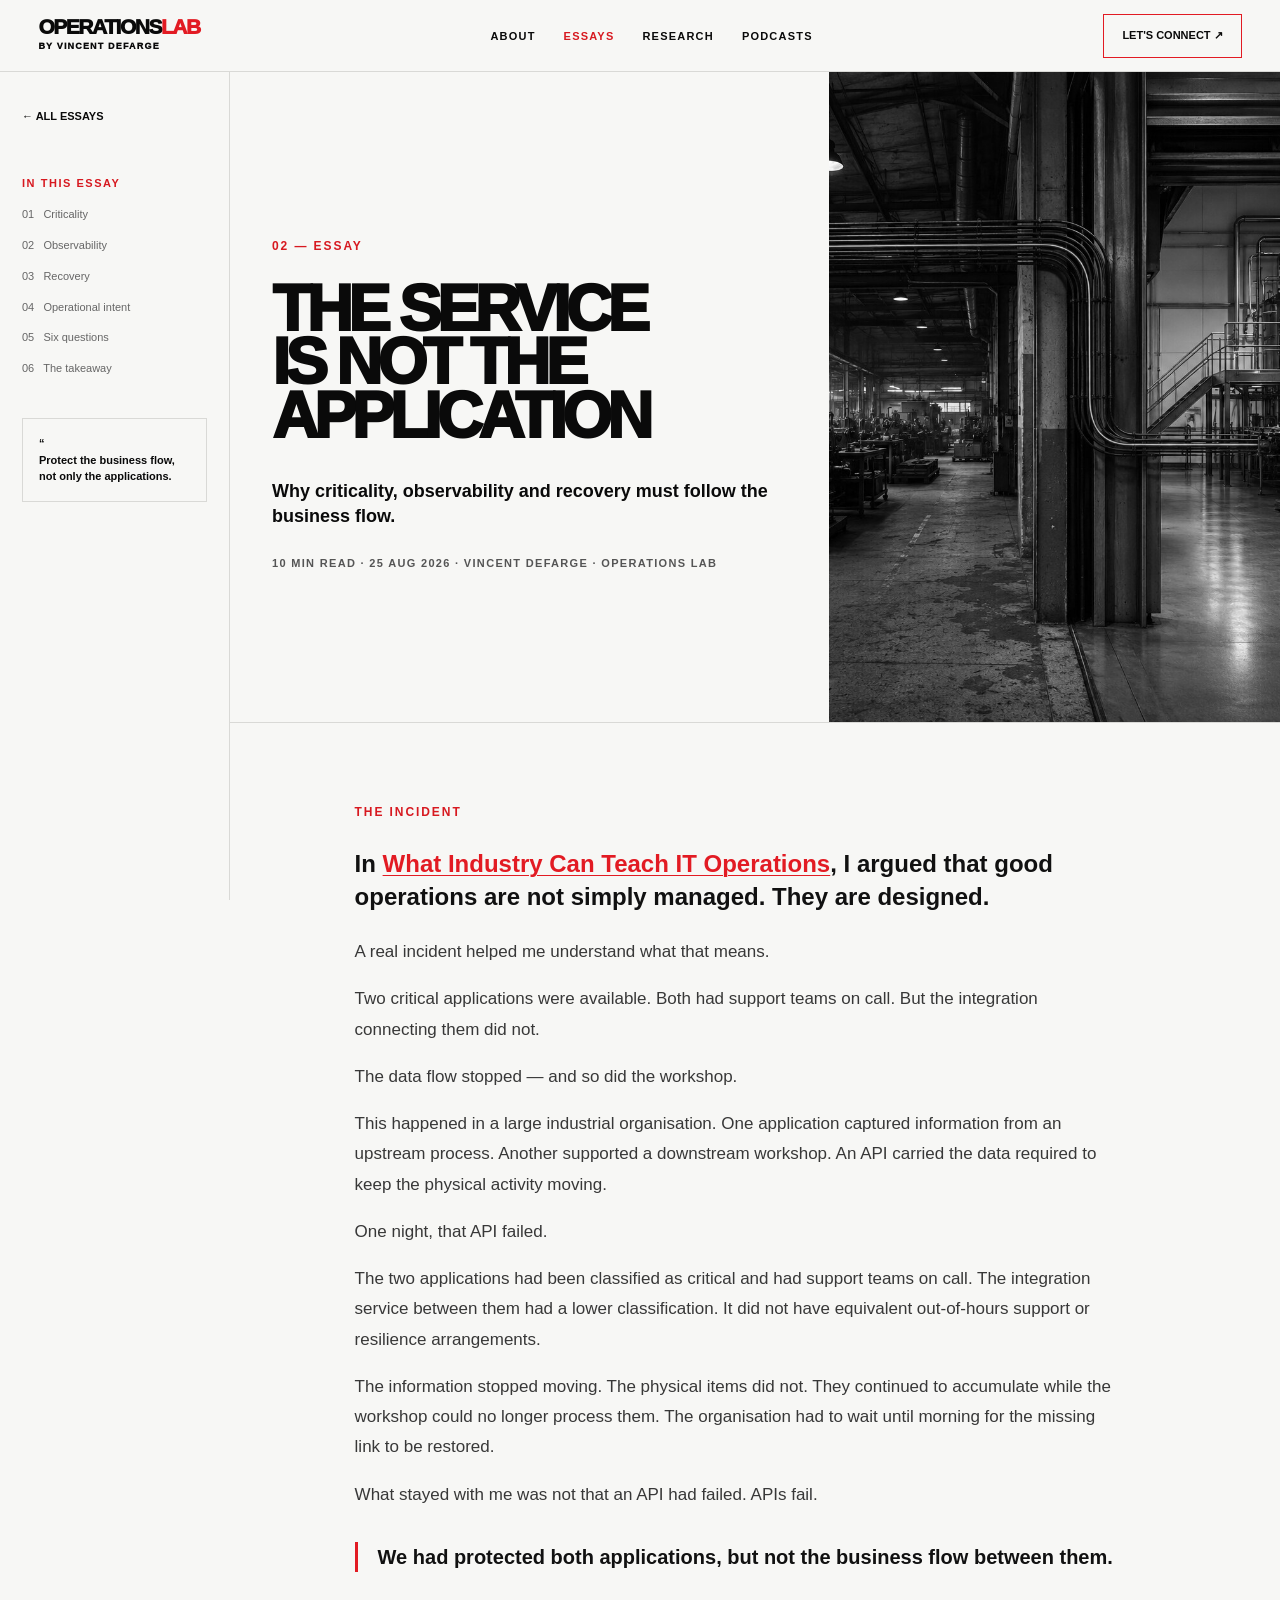
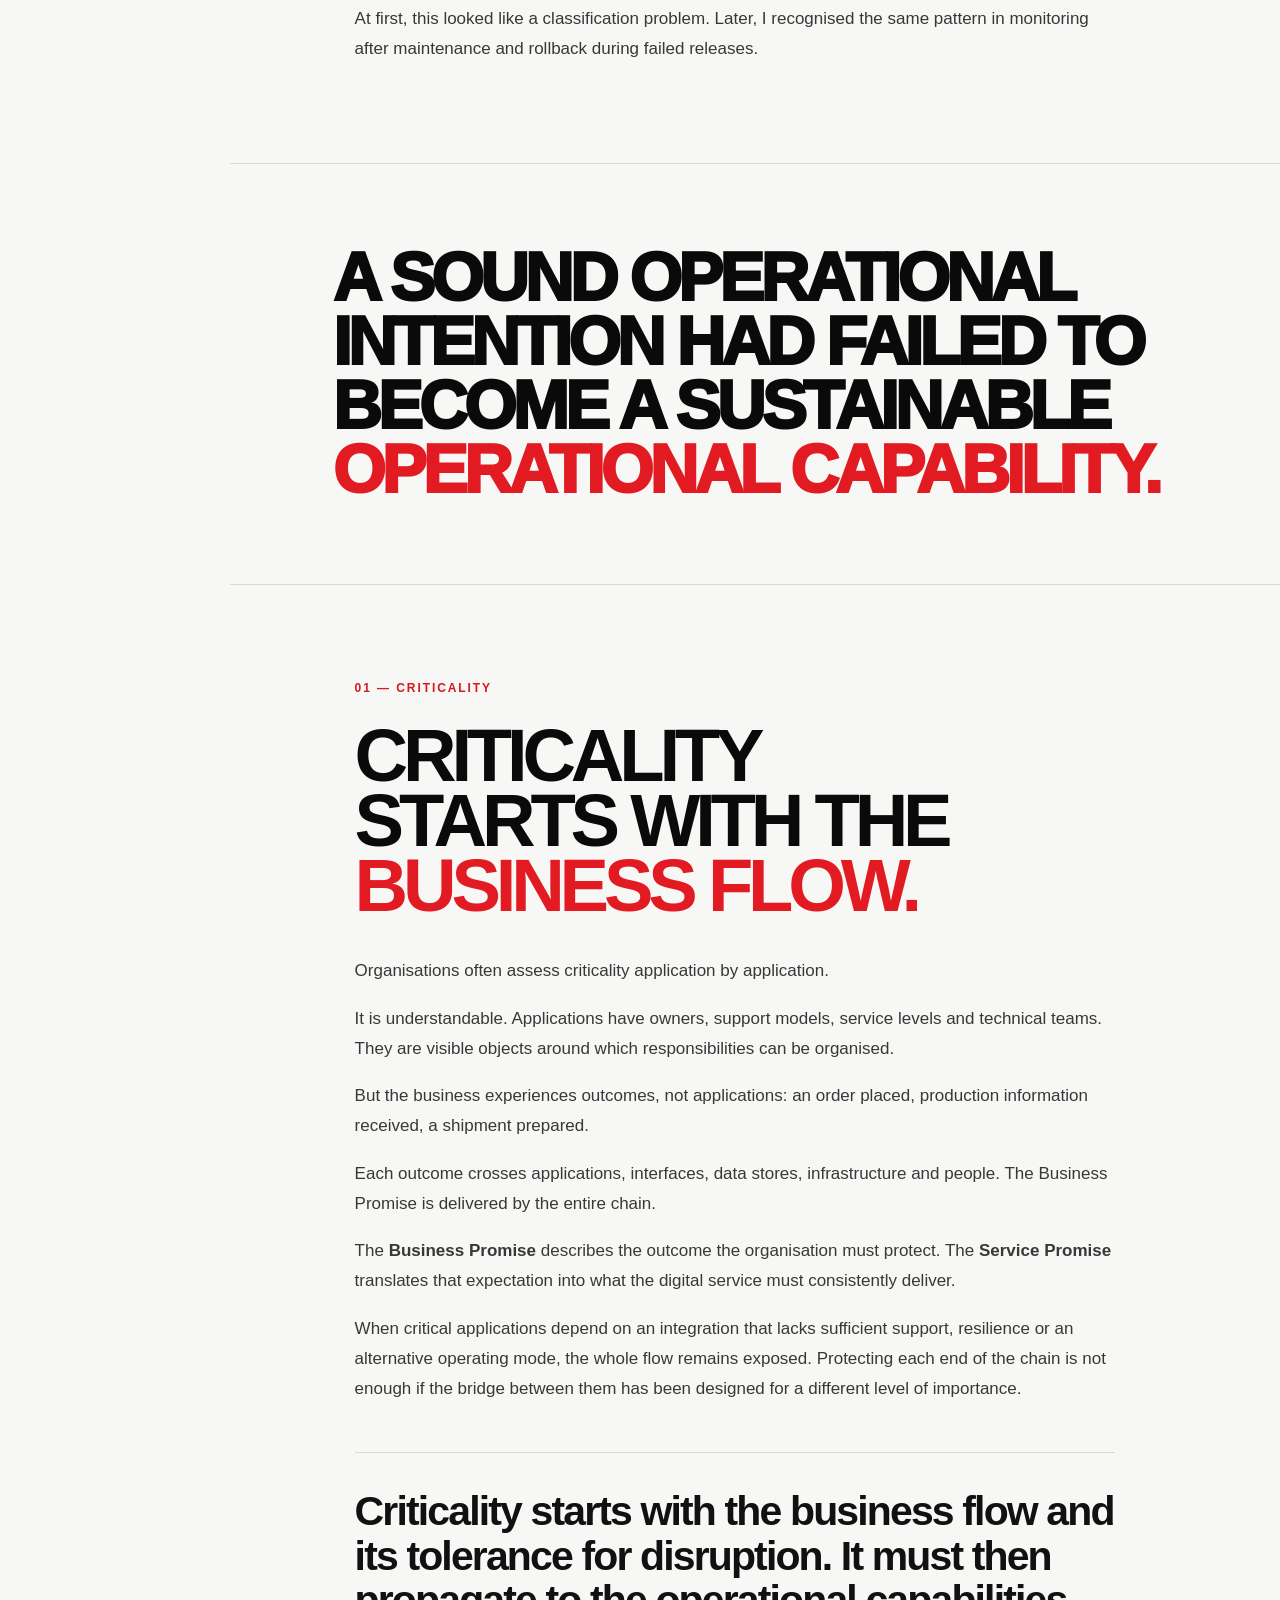
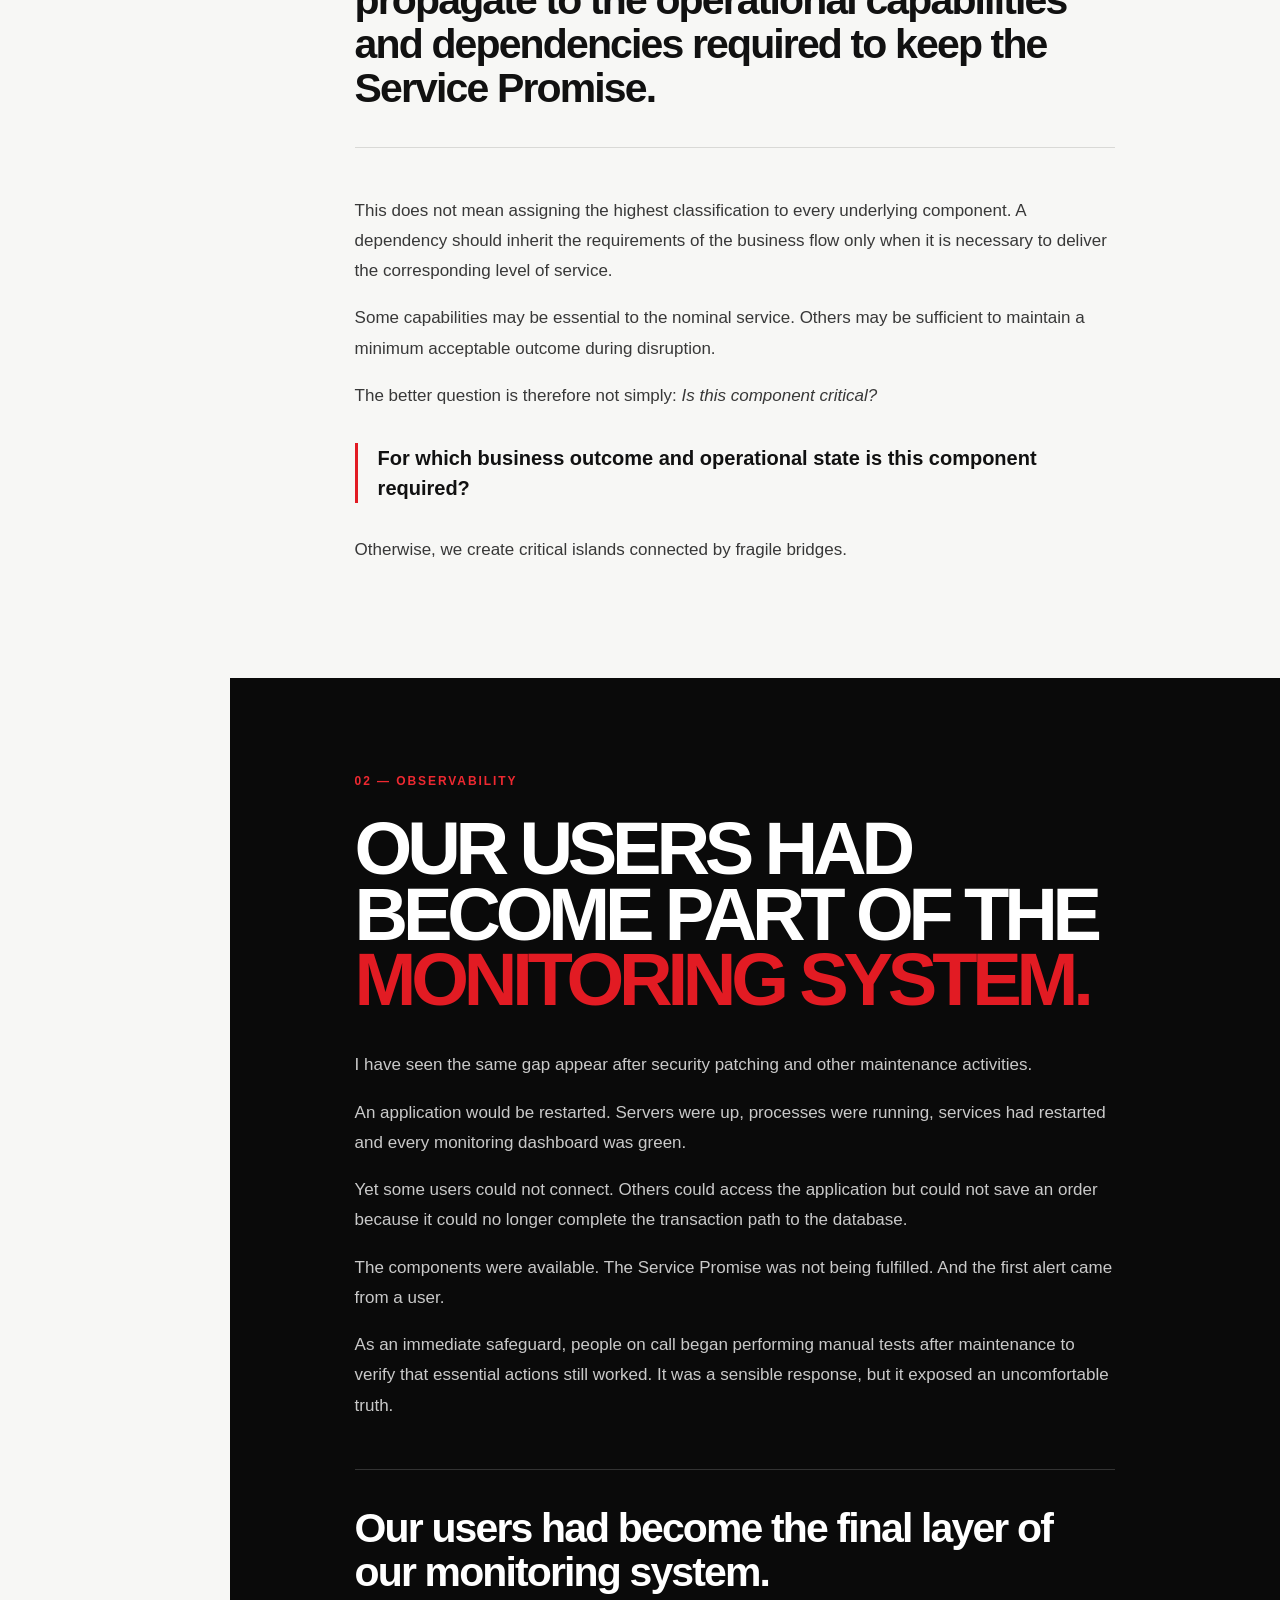
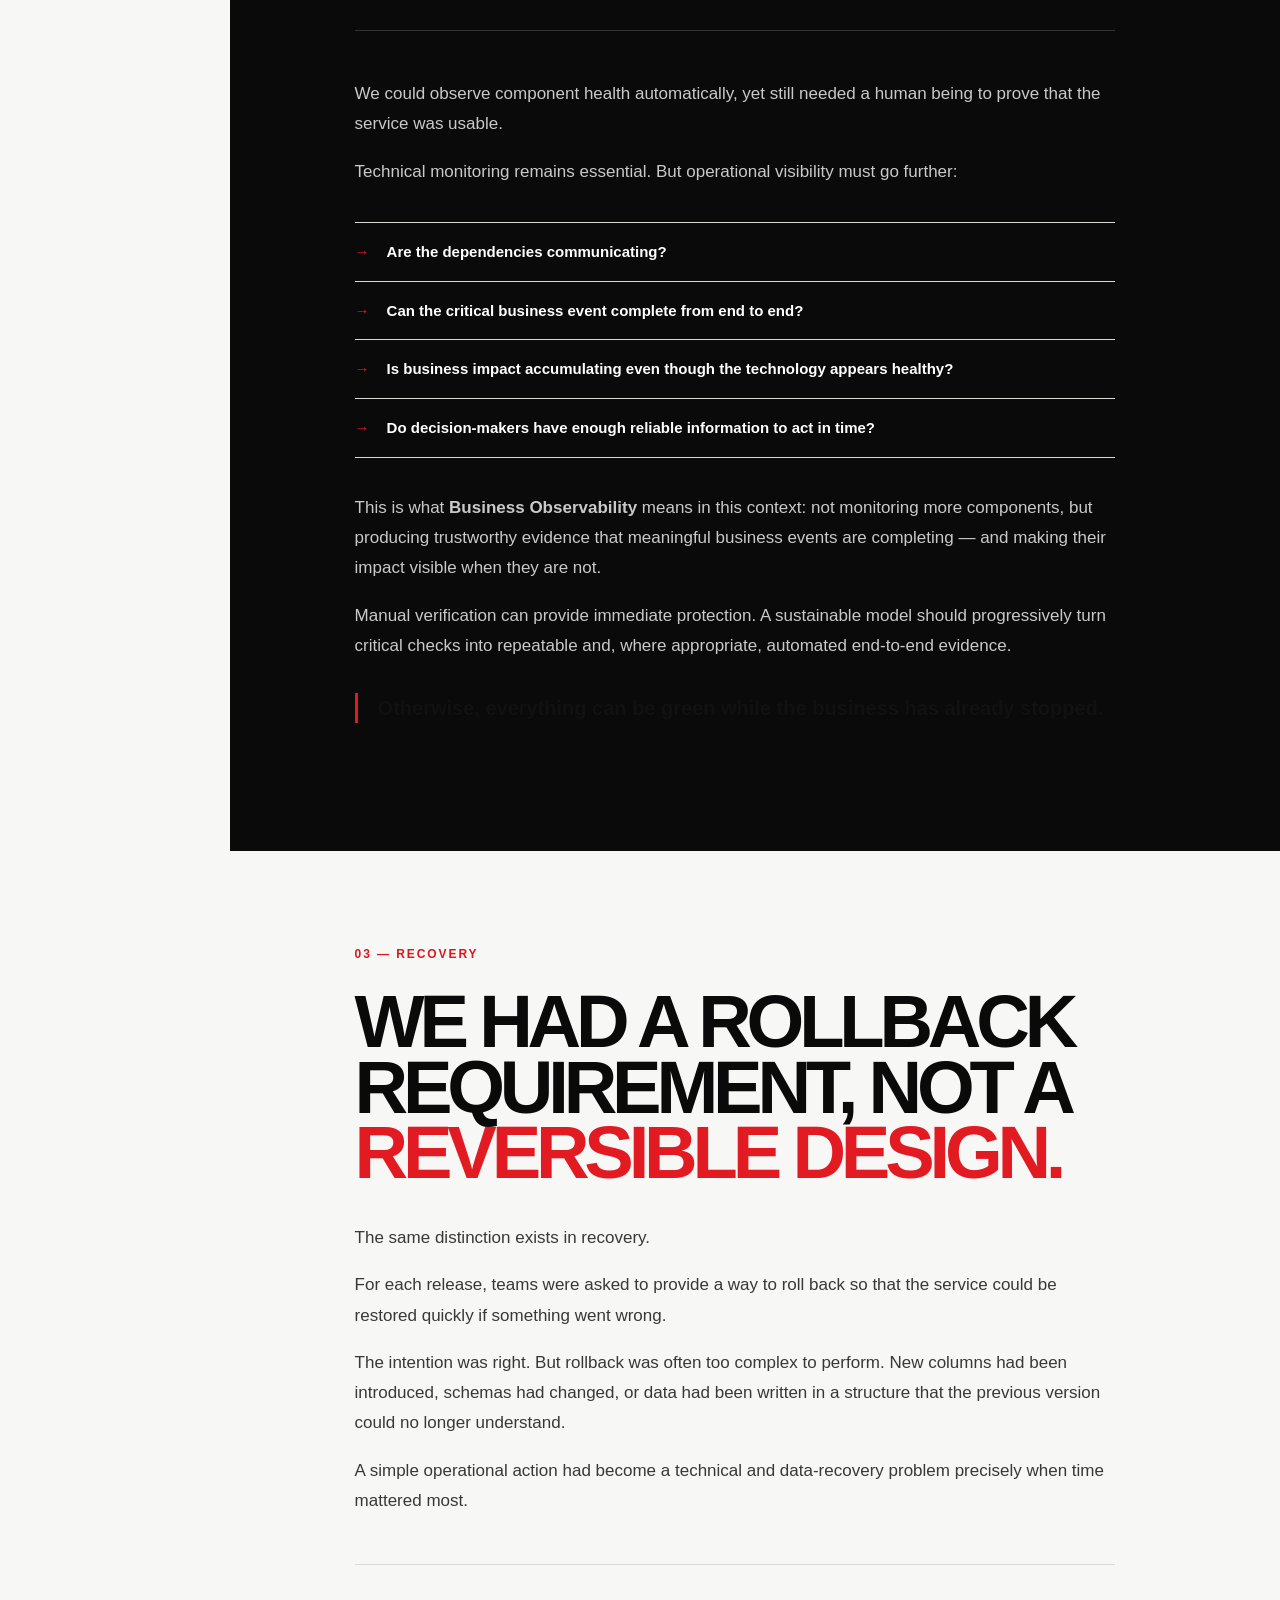
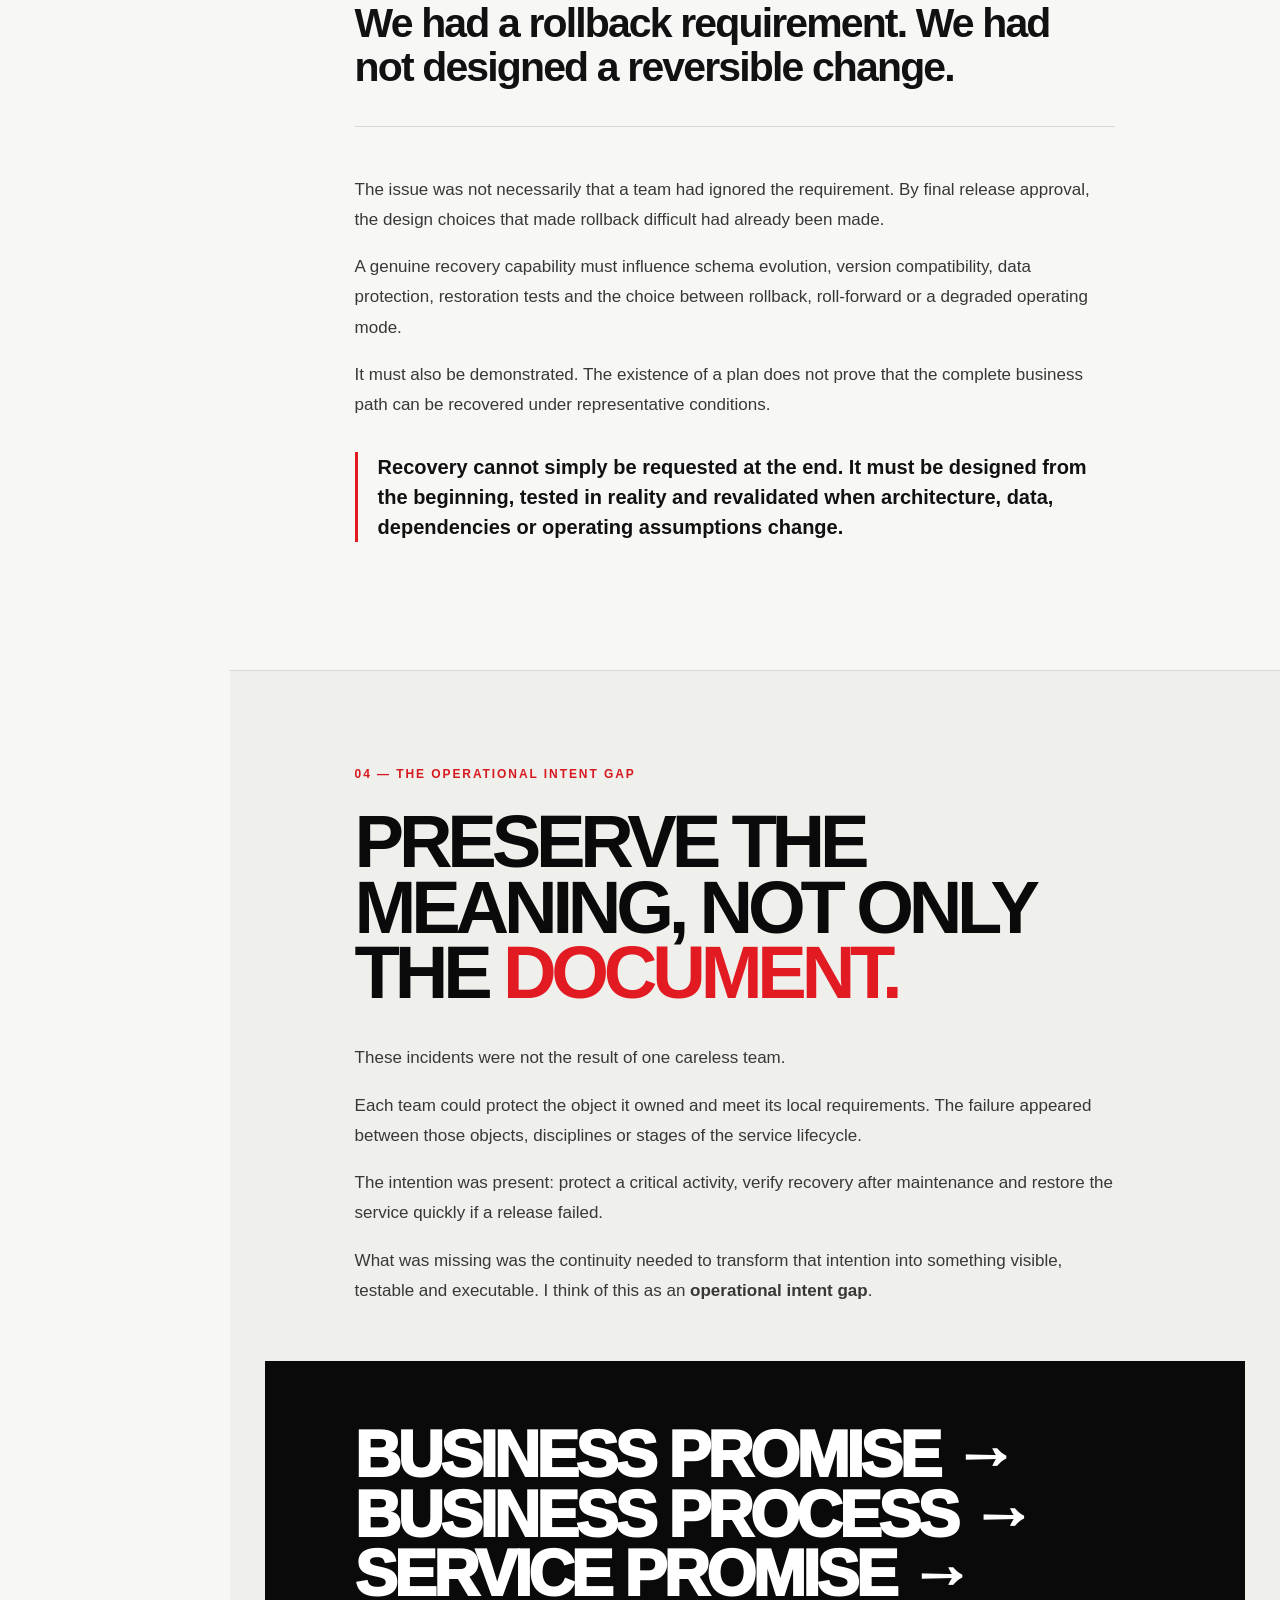
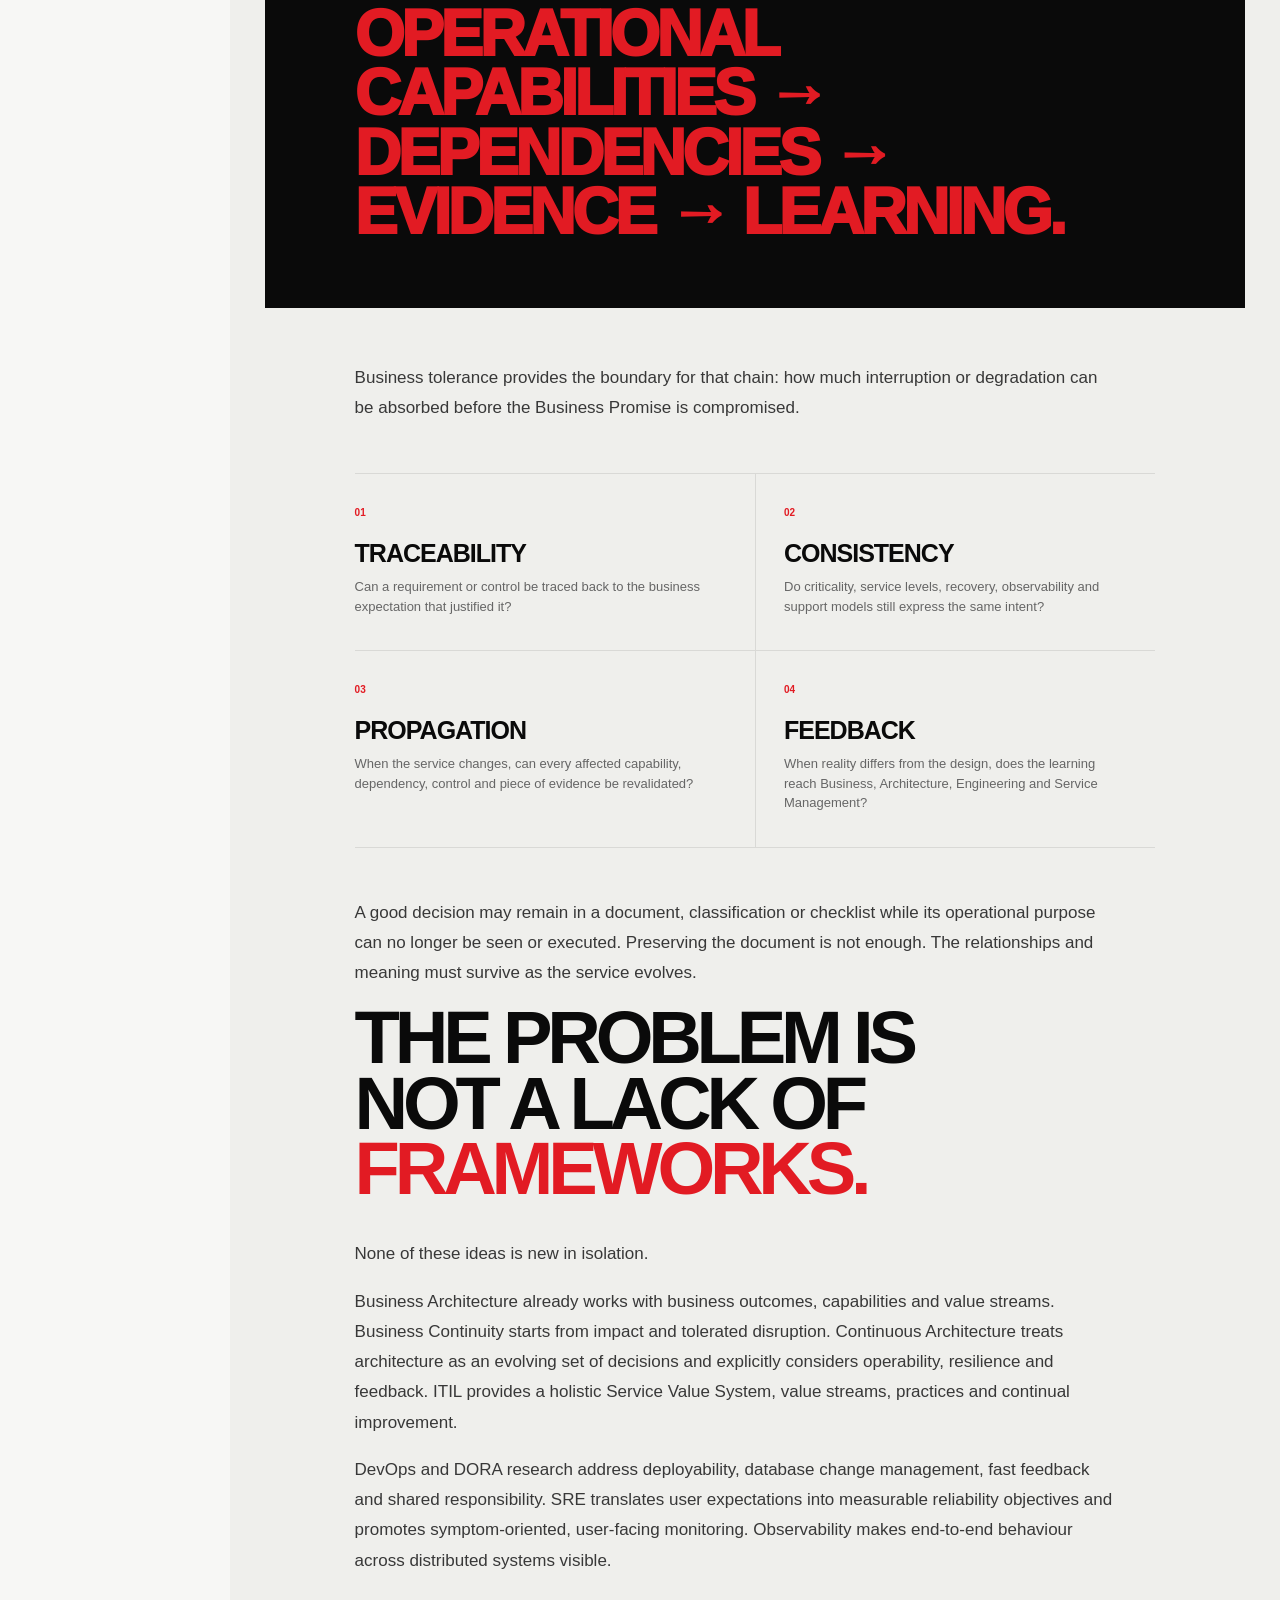
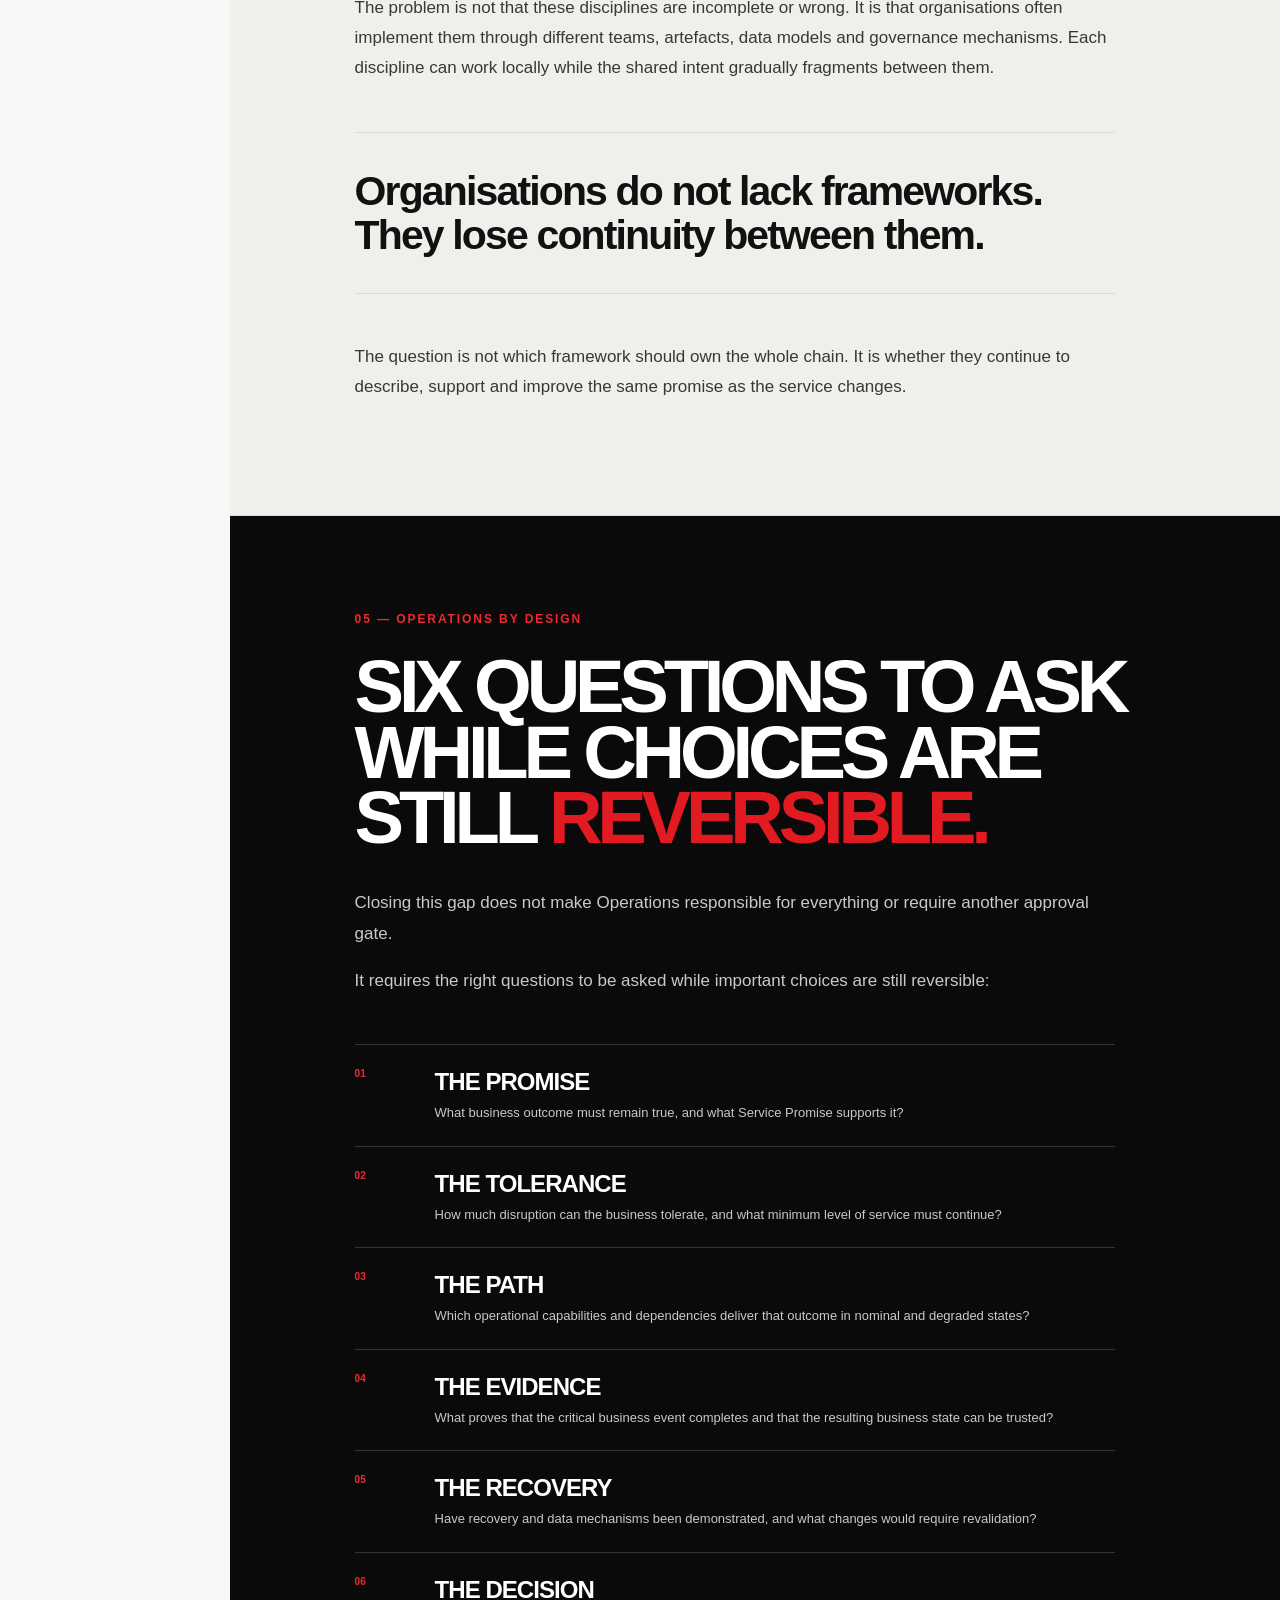
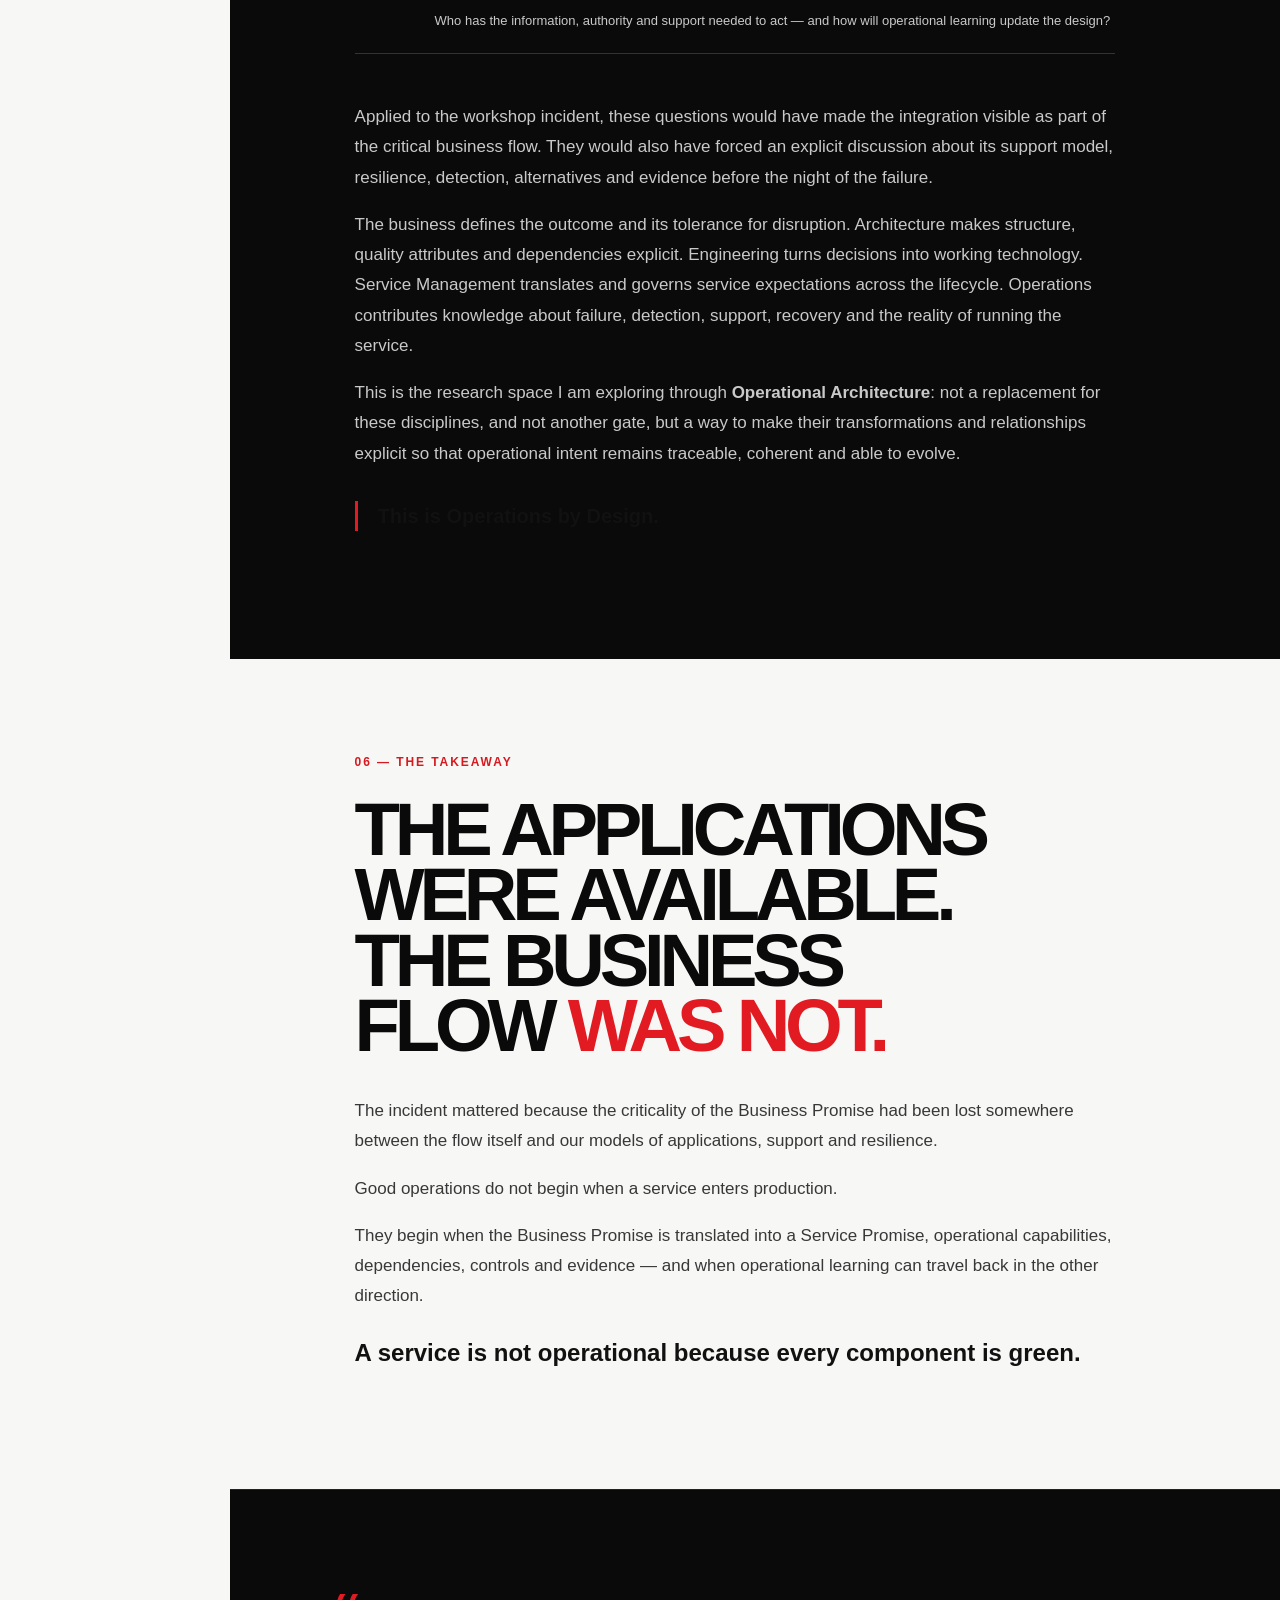
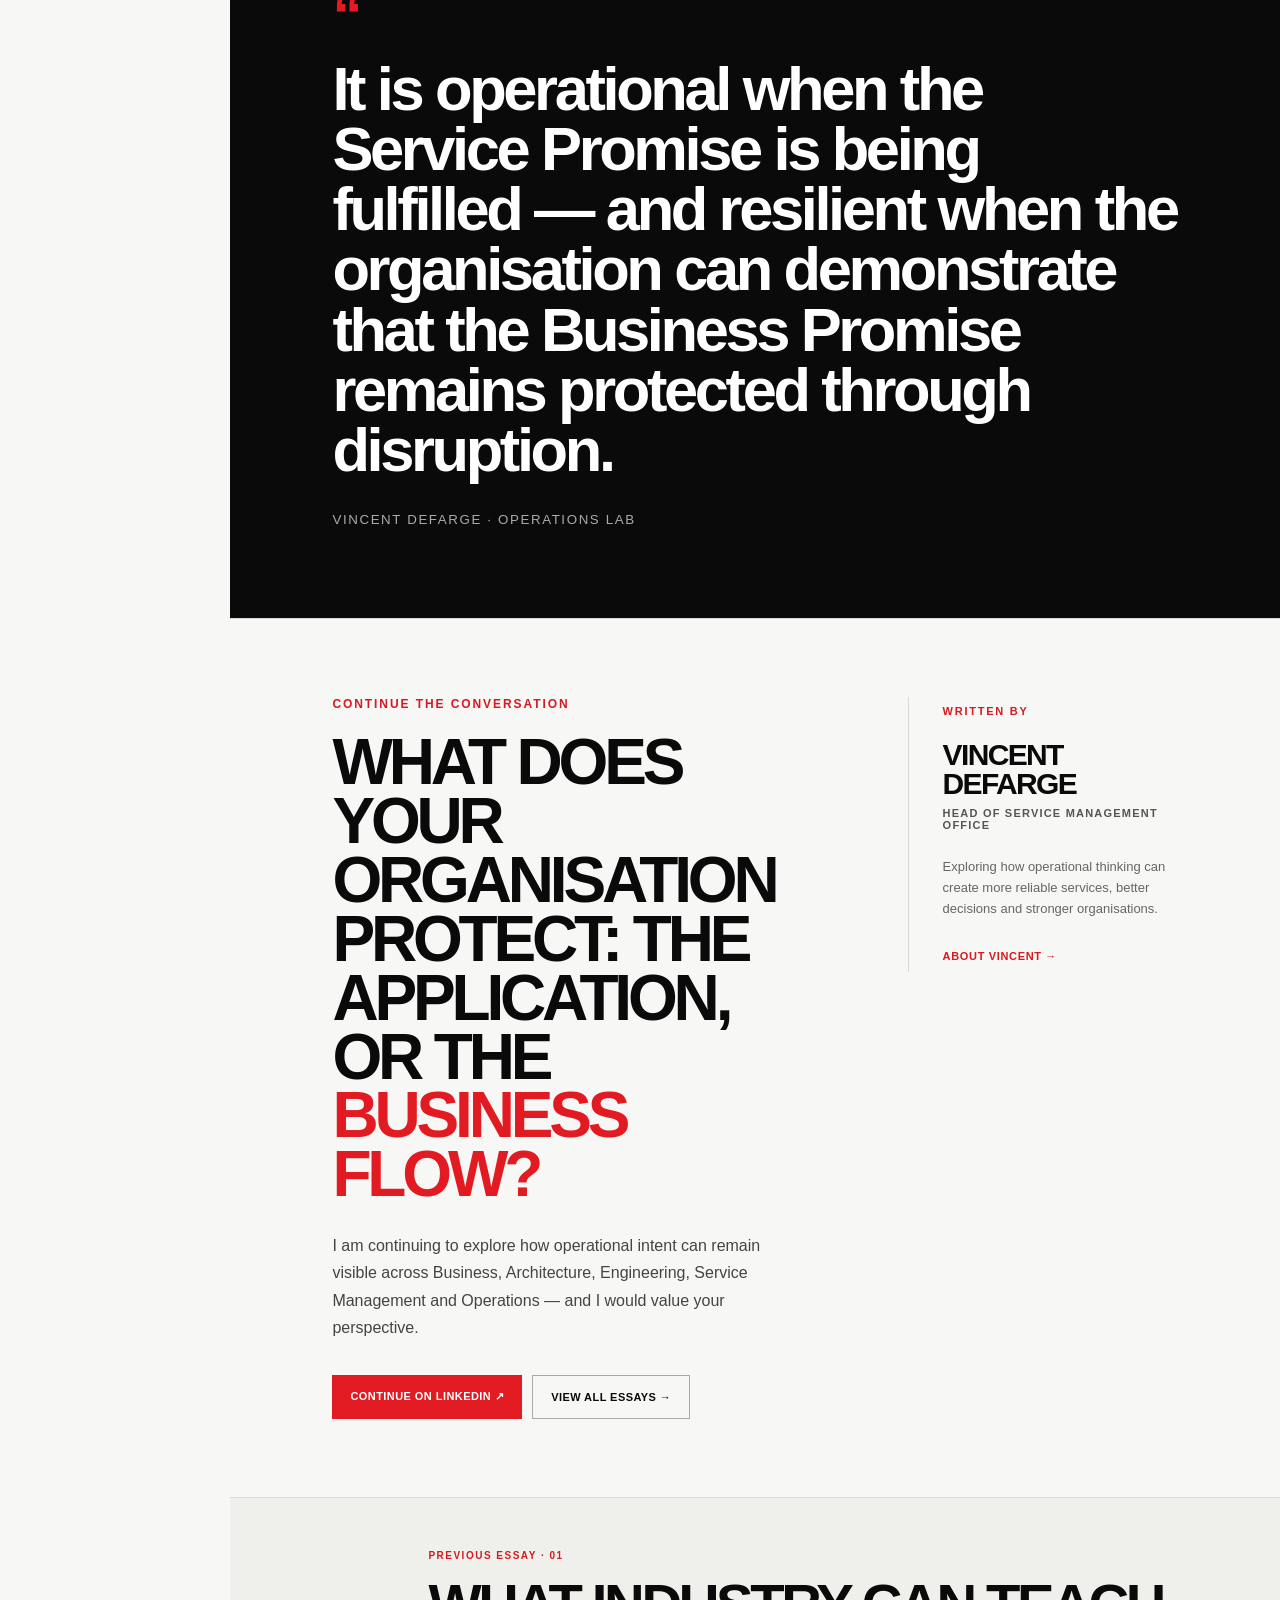
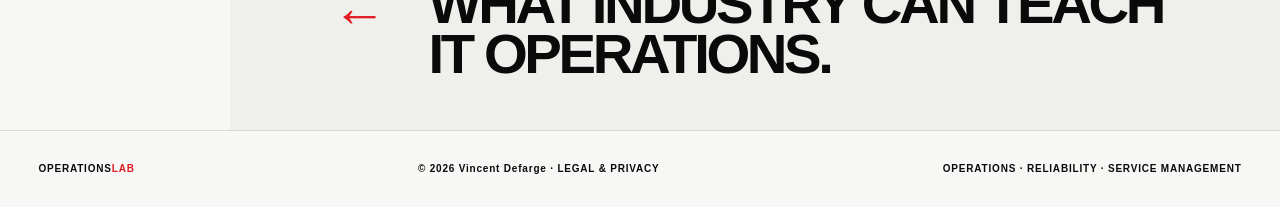
<file: essays/service-is-not-the-application.html>
<!doctype html>
<html lang="en">
<head>
  <meta charset="utf-8">
  <meta name="viewport" content="width=device-width,initial-scale=1">
  <title>The Service Is Not the Application — Operations Lab</title>
  <meta name="description" content="Why criticality, observability and recovery must follow the business flow. An essay by Vincent Defarge.">
  <meta name="robots" content="index,follow,max-image-preview:large">
  <link rel="canonical" href="https://www.operationslab.fr/essays/service-is-not-the-application.html">
  <link rel="icon" href="/favicon.svg" type="image/svg+xml">
  <meta property="og:title" content="The Service Is Not the Application">
  <meta property="og:description" content="Why criticality, observability and recovery must follow the business flow.">
  <meta property="og:type" content="article">
  <meta property="og:locale" content="en_US">
  <meta property="og:site_name" content="Operations Lab">
  <meta property="og:url" content="https://www.operationslab.fr/essays/service-is-not-the-application.html">
  <meta property="og:image" content="https://www.operationslab.fr/images/service-flow-hero.jpg">
  <meta property="og:image:secure_url" content="https://www.operationslab.fr/images/service-flow-hero.jpg">
  <meta property="og:image:type" content="image/jpeg">
  <meta property="og:image:width" content="1536">
  <meta property="og:image:height" content="1024">
  <meta property="og:image:alt" content="The Service Is Not the Application — an essay by Vincent Defarge">
  <meta property="article:author" content="https://www.linkedin.com/in/vincent-defarge-165a844b/">
  <meta property="article:published_time" content="2026-08-25">
  <meta property="article:modified_time" content="2026-08-27">
  <meta property="article:section" content="Operational Architecture">
  <meta name="author" content="Vincent Defarge">
  <meta name="twitter:card" content="summary_large_image">
  <meta name="twitter:title" content="The Service Is Not the Application">
  <meta name="twitter:description" content="Why criticality, observability and recovery must follow the business flow.">
  <meta name="twitter:image" content="https://www.operationslab.fr/images/service-flow-hero.jpg">
  <meta name="twitter:image:alt" content="The Service Is Not the Application — an essay by Vincent Defarge">
  <meta name="theme-color" content="#f7f7f5">
  <script type="application/ld+json">
  {
    "@context": "https://schema.org",
    "@graph": [
      {
        "@type": "Article",
        "@id": "https://www.operationslab.fr/essays/service-is-not-the-application.html#article",
        "url": "https://www.operationslab.fr/essays/service-is-not-the-application.html",
        "mainEntityOfPage": { "@id": "https://www.operationslab.fr/essays/service-is-not-the-application.html" },
        "headline": "The Service Is Not the Application",
        "description": "Why criticality, observability and recovery must follow the business flow.",
        "image": ["https://www.operationslab.fr/images/service-flow-hero.jpg"],
        "datePublished": "2026-08-25",
        "dateModified": "2026-08-27",
        "inLanguage": "en",
        "isAccessibleForFree": true,
        "articleSection": "Operational Architecture",
        "keywords": ["IT Operations", "Operational Architecture", "Business Observability", "Service Promise", "Resilience", "Criticality"],
        "author": {
          "@type": "Person",
          "@id": "https://www.operationslab.fr/about/#person",
          "name": "Vincent Defarge",
          "url": "https://www.operationslab.fr/about/",
          "sameAs": ["https://www.linkedin.com/in/vincent-defarge-165a844b/"]
        },
        "publisher": { "@id": "https://www.operationslab.fr/about/#person" }
      },
      {
        "@type": "BreadcrumbList",
        "@id": "https://www.operationslab.fr/essays/service-is-not-the-application.html#breadcrumb",
        "itemListElement": [
          { "@type": "ListItem", "position": 1, "name": "Operations Lab", "item": "https://www.operationslab.fr/" },
          { "@type": "ListItem", "position": 2, "name": "Essays", "item": "https://www.operationslab.fr/essays/" },
          { "@type": "ListItem", "position": 3, "name": "The Service Is Not the Application", "item": "https://www.operationslab.fr/essays/service-is-not-the-application.html" }
        ]
      }
    ]
  }
  </script>
  <link rel="stylesheet" href="../css/article.css">
  <link rel="stylesheet" href="/css/accessibility.css">
  <script defer src="https://cdn.vercel-insights.com/v1/script.js"></script>
</head>
<body>
<a class="skip-link" href="#main-content">SKIP TO CONTENT</a>
<header class="header">
  <a class="logo" href="/" aria-label="Operations Lab home">OPERATIONS<span>LAB</span><small>BY VINCENT DEFARGE</small></a>
  <nav class="nav" aria-label="Main navigation"><a href="/about/">ABOUT</a><a class="active" aria-current="page" href="/essays/">ESSAYS</a><a href="/research/">RESEARCH</a><a href="/podcasts/">PODCASTS</a></nav>
  <a class="connect" href="https://www.linkedin.com/in/vincent-defarge-165a844b/" target="_blank" rel="noopener">LET'S CONNECT ↗</a>
</header>

<div class="layout">
  <aside class="side">
    <a class="back" href="/essays/">← ALL ESSAYS</a>
    <div class="label">IN THIS ESSAY</div>
    <nav aria-label="Article sections">
      <a href="#criticality">01&nbsp;&nbsp; Criticality</a>
      <a href="#observability">02&nbsp;&nbsp; Observability</a>
      <a href="#recovery">03&nbsp;&nbsp; Recovery</a>
      <a href="#intent">04&nbsp;&nbsp; Operational intent</a>
      <a href="#questions">05&nbsp;&nbsp; Six questions</a>
      <a href="#takeaway">06&nbsp;&nbsp; The takeaway</a>
    </nav>
    <div class="sidequote">“<br>Protect the business flow,<br>not only the applications.</div>
  </aside>

  <main id="main-content" tabindex="-1">
    <article>
      <section class="hero">
        <div class="hero-copy">
          <div class="kicker">02 — ESSAY</div>
          <h1>THE SERVICE IS NOT THE APPLICATION</h1>
          <div class="dek">Why criticality, observability and recovery must follow the business flow.</div>
          <div class="meta">10 MIN READ · 25 AUG 2026 · VINCENT DEFARGE · OPERATIONS LAB</div>
        </div>
        <div class="hero-img"><img src="../images/service-flow-hero.jpg" alt="Two industrial environments connected by a single red operational flow"></div>
      </section>

      <section class="content opening">
        <div class="kicker">THE INCIDENT</div>
        <p class="lead">In <a class="inline-essay-link" href="/essays/industry-can-teach-it.html">What Industry Can Teach IT Operations</a>, I argued that good operations are not simply managed. They are designed.</p>
        <p>A real incident helped me understand what that means.</p>
        <p>Two critical applications were available. Both had support teams on call. But the integration connecting them did not.</p>
        <p>The data flow stopped — and so did the workshop.</p>
        <p>This happened in a large industrial organisation. One application captured information from an upstream process. Another supported a downstream workshop. An API carried the data required to keep the physical activity moving.</p>
        <p>One night, that API failed.</p>
        <p>The two applications had been classified as critical and had support teams on call. The integration service between them had a lower classification. It did not have equivalent out-of-hours support or resilience arrangements.</p>
        <p>The information stopped moving. The physical items did not. They continued to accumulate while the workshop could no longer process them. The organisation had to wait until morning for the missing link to be restored.</p>
        <p>What stayed with me was not that an API had failed. APIs fail.</p>
        <p class="emphasis">We had protected both applications, but not the business flow between them.</p>
        <p>At first, this looked like a classification problem. Later, I recognised the same pattern in monitoring after maintenance and rollback during failed releases.</p>
      </section>

      <section class="statement">A SOUND OPERATIONAL INTENTION HAD FAILED TO BECOME A SUSTAINABLE <span>OPERATIONAL CAPABILITY.</span></section>

      <section class="content" id="criticality">
        <div class="kicker">01 — CRITICALITY</div>
        <h2>CRITICALITY STARTS WITH THE <span>BUSINESS FLOW.</span></h2>
        <p>Organisations often assess criticality application by application.</p>
        <p>It is understandable. Applications have owners, support models, service levels and technical teams. They are visible objects around which responsibilities can be organised.</p>
        <p>But the business experiences outcomes, not applications: an order placed, production information received, a shipment prepared.</p>
        <p>Each outcome crosses applications, interfaces, data stores, infrastructure and people. The Business Promise is delivered by the entire chain.</p>
        <p>The <strong>Business Promise</strong> describes the outcome the organisation must protect. The <strong>Service Promise</strong> translates that expectation into what the digital service must consistently deliver.</p>
        <p>When critical applications depend on an integration that lacks sufficient support, resilience or an alternative operating mode, the whole flow remains exposed. Protecting each end of the chain is not enough if the bridge between them has been designed for a different level of importance.</p>
        <blockquote class="pullquote">Criticality starts with the business flow and its tolerance for disruption. It must then propagate to the operational capabilities and dependencies required to keep the Service Promise.</blockquote>
        <p>This does not mean assigning the highest classification to every underlying component. A dependency should inherit the requirements of the business flow only when it is necessary to deliver the corresponding level of service.</p>
        <p>Some capabilities may be essential to the nominal service. Others may be sufficient to maintain a minimum acceptable outcome during disruption.</p>
        <p>The better question is therefore not simply: <em>Is this component critical?</em></p>
        <p class="emphasis">For which business outcome and operational state is this component required?</p>
        <p>Otherwise, we create critical islands connected by fragile bridges.</p>
      </section>

      <section class="dark-section" id="observability">
        <div class="content content-dark">
          <div class="kicker">02 — OBSERVABILITY</div>
          <h2>OUR USERS HAD BECOME PART OF THE <span>MONITORING SYSTEM.</span></h2>
          <p>I have seen the same gap appear after security patching and other maintenance activities.</p>
          <p>An application would be restarted. Servers were up, processes were running, services had restarted and every monitoring dashboard was green.</p>
          <p>Yet some users could not connect. Others could access the application but could not save an order because it could no longer complete the transaction path to the database.</p>
          <p>The components were available. The Service Promise was not being fulfilled. And the first alert came from a user.</p>
          <p>As an immediate safeguard, people on call began performing manual tests after maintenance to verify that essential actions still worked. It was a sensible response, but it exposed an uncomfortable truth.</p>
          <blockquote class="pullquote light">Our users had become the final layer of our monitoring system.</blockquote>
          <p>We could observe component health automatically, yet still needed a human being to prove that the service was usable.</p>
          <p>Technical monitoring remains essential. But operational visibility must go further:</p>
          <ul class="questions">
            <li>Are the dependencies communicating?</li>
            <li>Can the critical business event complete from end to end?</li>
            <li>Is business impact accumulating even though the technology appears healthy?</li>
            <li>Do decision-makers have enough reliable information to act in time?</li>
          </ul>
          <p>This is what <strong>Business Observability</strong> means in this context: not monitoring more components, but producing trustworthy evidence that meaningful business events are completing — and making their impact visible when they are not.</p>
          <p>Manual verification can provide immediate protection. A sustainable model should progressively turn critical checks into repeatable and, where appropriate, automated end-to-end evidence.</p>
          <p class="emphasis">Otherwise, everything can be green while the business has already stopped.</p>
        </div>
      </section>

      <section class="content" id="recovery">
        <div class="kicker">03 — RECOVERY</div>
        <h2>WE HAD A ROLLBACK REQUIREMENT, NOT A <span>REVERSIBLE DESIGN.</span></h2>
        <p>The same distinction exists in recovery.</p>
        <p>For each release, teams were asked to provide a way to roll back so that the service could be restored quickly if something went wrong.</p>
        <p>The intention was right. But rollback was often too complex to perform. New columns had been introduced, schemas had changed, or data had been written in a structure that the previous version could no longer understand.</p>
        <p>A simple operational action had become a technical and data-recovery problem precisely when time mattered most.</p>
        <blockquote class="pullquote">We had a rollback requirement. We had not designed a reversible change.</blockquote>
        <p>The issue was not necessarily that a team had ignored the requirement. By final release approval, the design choices that made rollback difficult had already been made.</p>
        <p>A genuine recovery capability must influence schema evolution, version compatibility, data protection, restoration tests and the choice between rollback, roll-forward or a degraded operating mode.</p>
        <p>It must also be demonstrated. The existence of a plan does not prove that the complete business path can be recovered under representative conditions.</p>
        <p class="emphasis">Recovery cannot simply be requested at the end. It must be designed from the beginning, tested in reality and revalidated when architecture, data, dependencies or operating assumptions change.</p>
      </section>

      <section class="learning-section" id="intent">
        <div class="content">
          <div class="kicker">04 — THE OPERATIONAL INTENT GAP</div>
          <h2>PRESERVE THE MEANING, NOT ONLY THE <span>DOCUMENT.</span></h2>
          <p>These incidents were not the result of one careless team.</p>
          <p>Each team could protect the object it owned and meet its local requirements. The failure appeared between those objects, disciplines or stages of the service lifecycle.</p>
          <p>The intention was present: protect a critical activity, verify recovery after maintenance and restore the service quickly if a release failed.</p>
          <p>What was missing was the continuity needed to transform that intention into something visible, testable and executable. I think of this as an <strong>operational intent gap</strong>.</p>

          <blockquote class="principle">BUSINESS PROMISE → BUSINESS PROCESS → SERVICE PROMISE →<br><span>OPERATIONAL CAPABILITIES → DEPENDENCIES → EVIDENCE → LEARNING.</span></blockquote>

          <p>Business tolerance provides the boundary for that chain: how much interruption or degradation can be absorbed before the Business Promise is compromised.</p>

          <div class="loop" aria-label="Four properties of operational continuity">
            <div><b>01</b><h3>TRACEABILITY</h3><p>Can a requirement or control be traced back to the business expectation that justified it?</p></div>
            <div><b>02</b><h3>CONSISTENCY</h3><p>Do criticality, service levels, recovery, observability and support models still express the same intent?</p></div>
            <div><b>03</b><h3>PROPAGATION</h3><p>When the service changes, can every affected capability, dependency, control and piece of evidence be revalidated?</p></div>
            <div><b>04</b><h3>FEEDBACK</h3><p>When reality differs from the design, does the learning reach Business, Architecture, Engineering and Service Management?</p></div>
          </div>

          <p>A good decision may remain in a document, classification or checklist while its operational purpose can no longer be seen or executed. Preserving the document is not enough. The relationships and meaning must survive as the service evolves.</p>
          <h2>THE PROBLEM IS NOT A LACK OF <span>FRAMEWORKS.</span></h2>
          <p>None of these ideas is new in isolation.</p>
          <p>Business Architecture already works with business outcomes, capabilities and value streams. Business Continuity starts from impact and tolerated disruption. Continuous Architecture treats architecture as an evolving set of decisions and explicitly considers operability, resilience and feedback. ITIL provides a holistic Service Value System, value streams, practices and continual improvement.</p>
          <p>DevOps and DORA research address deployability, database change management, fast feedback and shared responsibility. SRE translates user expectations into measurable reliability objectives and promotes symptom-oriented, user-facing monitoring. Observability makes end-to-end behaviour across distributed systems visible.</p>
          <p>The problem is not that these disciplines are incomplete or wrong. It is that organisations often implement them through different teams, artefacts, data models and governance mechanisms. Each discipline can work locally while the shared intent gradually fragments between them.</p>
          <blockquote class="pullquote">Organisations do not lack frameworks. They lose continuity between them.</blockquote>
          <p>The question is not which framework should own the whole chain. It is whether they continue to describe, support and improve the same promise as the service changes.</p>
        </div>
      </section>

      <section class="dark-section" id="questions">
        <div class="content content-dark">
          <div class="kicker">05 — OPERATIONS BY DESIGN</div>
          <h2>SIX QUESTIONS TO ASK WHILE CHOICES ARE STILL <span>REVERSIBLE.</span></h2>
          <p>Closing this gap does not make Operations responsible for everything or require another approval gate.</p>
          <p>It requires the right questions to be asked while important choices are still reversible:</p>
          <ol class="learning-steps">
            <li><span>01</span><div><h3>THE PROMISE</h3><p>What business outcome must remain true, and what Service Promise supports it?</p></div></li>
            <li><span>02</span><div><h3>THE TOLERANCE</h3><p>How much disruption can the business tolerate, and what minimum level of service must continue?</p></div></li>
            <li><span>03</span><div><h3>THE PATH</h3><p>Which operational capabilities and dependencies deliver that outcome in nominal and degraded states?</p></div></li>
            <li><span>04</span><div><h3>THE EVIDENCE</h3><p>What proves that the critical business event completes and that the resulting business state can be trusted?</p></div></li>
            <li><span>05</span><div><h3>THE RECOVERY</h3><p>Have recovery and data mechanisms been demonstrated, and what changes would require revalidation?</p></div></li>
            <li><span>06</span><div><h3>THE DECISION</h3><p>Who has the information, authority and support needed to act — and how will operational learning update the design?</p></div></li>
          </ol>
          <p>Applied to the workshop incident, these questions would have made the integration visible as part of the critical business flow. They would also have forced an explicit discussion about its support model, resilience, detection, alternatives and evidence before the night of the failure.</p>
          <p>The business defines the outcome and its tolerance for disruption. Architecture makes structure, quality attributes and dependencies explicit. Engineering turns decisions into working technology. Service Management translates and governs service expectations across the lifecycle. Operations contributes knowledge about failure, detection, support, recovery and the reality of running the service.</p>
          <p>This is the research space I am exploring through <strong>Operational Architecture</strong>: not a replacement for these disciplines, and not another gate, but a way to make their transformations and relationships explicit so that operational intent remains traceable, coherent and able to evolve.</p>
          <p class="emphasis">This is Operations by Design.</p>
        </div>
      </section>

      <section class="content" id="takeaway">
        <div class="kicker">06 — THE TAKEAWAY</div>
        <h2>THE APPLICATIONS WERE AVAILABLE. THE BUSINESS FLOW <span>WAS NOT.</span></h2>
        <p>The incident mattered because the criticality of the Business Promise had been lost somewhere between the flow itself and our models of applications, support and resilience.</p>
        <p>Good operations do not begin when a service enters production.</p>
        <p>They begin when the Business Promise is translated into a Service Promise, operational capabilities, dependencies, controls and evidence — and when operational learning can travel back in the other direction.</p>
        <p class="lead">A service is not operational because every component is green.</p>
      </section>

      <section class="quote final-quote">
        <div class="mark">“</div>
        <blockquote>It is operational when the Service Promise is being fulfilled — and resilient when the organisation can demonstrate that the Business Promise remains protected through disruption.</blockquote>
        <small>VINCENT DEFARGE · OPERATIONS LAB</small>
      </section>

      <section class="closing-panel" aria-labelledby="continue-heading">
        <div class="closing-panel-copy">
          <div class="kicker">CONTINUE THE CONVERSATION</div>
          <h2 id="continue-heading">WHAT DOES YOUR ORGANISATION PROTECT: THE APPLICATION, OR THE <span>BUSINESS FLOW?</span></h2>
          <p>I am continuing to explore how operational intent can remain visible across Business, Architecture, Engineering, Service Management and Operations — and I would value your perspective.</p>
          <div class="closing-actions">
            <a class="closing-primary" href="https://www.linkedin.com/in/vincent-defarge-165a844b/" target="_blank" rel="noopener">CONTINUE ON LINKEDIN ↗</a>
            <a class="closing-secondary" href="/essays/">VIEW ALL ESSAYS →</a>
          </div>
        </div>
        <aside class="author-card" aria-label="About the author">
          <div class="author-label">WRITTEN BY</div>
          <h3>VINCENT DEFARGE</h3>
          <div class="author-role">HEAD OF SERVICE MANAGEMENT OFFICE</div>
          <p>Exploring how operational thinking can create more reliable services, better decisions and stronger organisations.</p>
          <a href="/about/">ABOUT VINCENT →</a>
        </aside>
      </section>
      <nav class="essay-navigation essay-navigation-previous" aria-label="Essay navigation">
        <a href="/essays/industry-can-teach-it.html" rel="prev">
          <div>
            <span>PREVIOUS ESSAY · 01</span>
            <strong>WHAT INDUSTRY CAN TEACH<br>IT OPERATIONS.</strong>
          </div>
          <b aria-hidden="true">←</b>
        </a>
      </nav>
    </article>
  </main>
</div>

<footer><div>OPERATIONS<span class="red">LAB</span></div><div>© 2026 Vincent Defarge · <a href="/legal/">LEGAL & PRIVACY</a></div><div>OPERATIONS · RELIABILITY · SERVICE MANAGEMENT</div></footer>
</body>
</html>
</file>
<file: css/home.css>
:root{--red:#e21b23;--black:#090909;--paper:#f7f7f5;--line:#d8d8d5;--muted:#626262}
*{box-sizing:border-box}html{scroll-behavior:smooth}body{margin:0;background:var(--paper);color:var(--black);font-family:Arial,Helvetica,sans-serif}a{text-decoration:none;color:inherit}
.header{height:72px;border-bottom:1px solid var(--line);display:flex;align-items:center;justify-content:space-between;padding:0 3vw;background:#f7f7f5ed;position:sticky;top:0;z-index:10;backdrop-filter:blur(8px)}
.logo{font-weight:950;font-size:21px;letter-spacing:-.07em;line-height:.8}.logo span{color:var(--red)}.logo small{display:block;font-size:7px;letter-spacing:.13em;margin-top:7px}
.connect{border:1px solid var(--red);padding:12px 18px;font-size:9px;font-weight:900;letter-spacing:.05em}
.container{max-width:1250px;margin:auto;padding:0 5vw}.kicker{color:var(--red);font-size:12px;font-weight:900;letter-spacing:.19em}
.hero{padding:76px 0 34px}.hero-grid{display:grid;grid-template-columns:minmax(0,1fr) 265px;gap:70px;align-items:start}.hero-copy{min-width:0}.hero h1{font-size:clamp(54px,6.5vw,100px);line-height:.83;letter-spacing:-.078em;margin:38px 0 32px;font-weight:950;max-width:900px}.hero h1 span{color:var(--red)}.intro-wrap{border-left:2px solid var(--red);padding:0 0 0 18px;max-width:730px}.intro-wrap strong{display:block;font-size:18px;margin-bottom:12px}.intro-wrap p{font-size:15px;line-height:1.55;margin:0;color:#444}.hero-btn{display:inline-block;background:var(--red);color:#fff;padding:15px 20px;margin-top:28px;font-size:9px;font-weight:900}
.quote{border-left:1px solid var(--line);padding:165px 0 0 50px;min-height:500px}.quote-mark{font-size:58px;color:var(--red);font-weight:900;line-height:.5}.quote p{font-size:16px;line-height:1.55;margin:25px 0 22px}.quote-line{height:3px;width:23px;background:var(--red)}
.byline{border-top:1px solid var(--line);margin-top:45px;padding-top:20px;max-width:500px}.byline strong{font-size:15px}.byline div{font-size:11px;margin-top:8px;color:#555}
.home-image{height:min(50vw,590px);overflow:hidden;margin-top:38px}.home-image img{width:100%;height:100%;object-fit:cover;object-position:center;display:block;filter:grayscale(1)}
.cards{display:grid;grid-template-columns:1fr 1fr;border-bottom:1px solid var(--line)}.card{padding:34px 30px 42px 0}.card+.card{padding-left:30px;border-left:1px solid var(--line)}.num{font-size:10px;font-weight:900}.card h2{font-size:34px;letter-spacing:-.06em;margin:25px 0 12px}.card p{color:var(--muted);font-size:14px;line-height:1.45}
.featured-essay{margin-top:0;padding:78px 0 84px;background:var(--black);color:#fff}.latest-essays-head{display:flex;align-items:flex-end;justify-content:space-between;gap:40px;margin-bottom:30px}.latest-essays-head>p{max-width:470px;margin:0;color:#9d9d99;font-size:13px;line-height:1.55;text-align:right}.latest-essays-grid{display:grid;grid-template-columns:minmax(0,1.08fr) minmax(0,.92fr);gap:26px;align-items:stretch}.latest-card{min-width:0;border:1px solid #303030;border-top:3px solid var(--red);background:#111;display:flex;flex-direction:column;transition:border-color .2s ease}.latest-card-primary{border-top:3px solid var(--red)}.latest-card:hover,.latest-card:focus-within{border-color:#666;border-top-color:var(--red)}.latest-card-primary:hover,.latest-card-primary:focus-within{border-top-color:var(--red)}.latest-card-image{position:relative;display:block;height:300px;overflow:hidden;background:#191919}.latest-card-primary .latest-card-image{height:300px}.latest-card-image:after{content:"";position:absolute;inset:0;background:linear-gradient(180deg,transparent 48%,rgba(0,0,0,.62))}.latest-card-image>img{width:100%;height:100%;object-fit:cover;object-position:center;display:block;filter:grayscale(1);transition:transform .35s ease}.latest-card-image:hover>img,.latest-card-image:focus-visible>img{transform:scale(1.025)}.latest-card-image:focus-visible,.latest-card-link:focus-visible{outline:2px solid var(--red);outline-offset:3px}.latest-card-badge{position:absolute;left:20px;bottom:18px;z-index:2;background:var(--red);padding:9px 11px;font-size:8px;font-weight:900;letter-spacing:.11em}.latest-card-avatar{position:absolute;right:20px;bottom:16px;z-index:2;width:58px;height:58px;overflow:hidden;border:3px solid var(--paper);border-radius:50%;background:#222;box-shadow:0 0 0 2px var(--red)}.latest-card-avatar img{width:100%;height:100%;display:block;object-fit:cover;object-position:center;filter:grayscale(1)}.latest-card-avatar-vincent img{object-position:center 22%}.latest-card-copy{display:flex;flex:1;flex-direction:column;padding:30px}.latest-card-meta{color:#8f8f8b;font-size:8px;font-weight:900;letter-spacing:.11em;line-height:1.5}.latest-card h2{font-size:clamp(38px,4vw,56px);line-height:.88;letter-spacing:-.065em;margin:20px 0 22px}.latest-card h2 span{color:var(--red)}.latest-card-copy>p{max-width:560px;margin:0;color:#c8c8c5;font-size:14px;line-height:1.65}.latest-card-topics{display:flex;flex-wrap:wrap;gap:7px;list-style:none;padding:0;margin:24px 0 26px}.latest-card-topics li{border:1px solid #383838;padding:8px 9px;color:#aaa;font-size:7px;font-weight:900;letter-spacing:.08em}.latest-card-link{display:inline-block;align-self:flex-start;margin-top:auto;background:var(--red);color:#fff;padding:14px 17px;font-size:8px;font-weight:900;letter-spacing:.05em}
.lab-work{padding:90px 0;border-bottom:1px solid var(--line)}.lab-work-head{display:grid;grid-template-columns:minmax(180px,27%) minmax(0,1fr);gap:50px;align-items:end;margin-bottom:38px}.lab-work-head h2{font-size:clamp(48px,6vw,86px);line-height:.86;letter-spacing:-.075em;margin:0 0 18px}.lab-work-head h2 span{color:var(--red)}.lab-work-head p{max-width:650px;margin:0;color:#555;font-size:15px;line-height:1.6}.lab-work-grid{display:grid;grid-template-columns:repeat(2,minmax(0,1fr));gap:26px;align-items:stretch}.lab-work-card{min-width:0;border:1px solid var(--line);border-top:3px solid var(--red);background:#fff;display:flex;flex-direction:column}.lab-work-media{position:relative;display:block;height:255px;overflow:hidden;background:#111}.lab-work-media:after{content:"";position:absolute;inset:0;background:linear-gradient(180deg,transparent 52%,rgba(0,0,0,.62));pointer-events:none}.lab-work-media img{display:block;width:100%;height:100%;object-fit:cover;filter:grayscale(.86) contrast(1.04);transition:transform .3s ease}.lab-work-media-podcast img{object-fit:contain;background:#090909}.lab-work-media:hover img,.lab-work-media:focus-visible img{transform:scale(1.02)}.lab-work-media span{position:absolute;left:18px;bottom:16px;z-index:1;background:var(--red);color:#fff;padding:9px 11px;font-size:10px;font-weight:900;letter-spacing:.1em}.lab-work-copy{display:flex;flex:1;flex-direction:column;padding:28px}.lab-work-meta{color:#666;font-size:10px;font-weight:900;letter-spacing:.11em}.lab-work-copy h3{font-size:clamp(32px,3.2vw,45px);line-height:.9;letter-spacing:-.06em;margin:19px 0}.lab-work-copy h3 span{color:var(--red)}.lab-work-copy p{max-width:520px;margin:0;color:#555;font-size:14px;line-height:1.6}.lab-work-copy>a{display:inline-flex;align-items:center;min-height:44px;align-self:flex-start;margin-top:24px;color:var(--red);font-size:11px;font-weight:900;letter-spacing:.07em}.lab-work-media:focus-visible,.lab-work-copy>a:focus-visible{outline:2px solid var(--red);outline-offset:3px}
.section{padding:92px 0 96px;border-bottom:1px solid var(--line)}.section h2{font-size:clamp(55px,7vw,100px);line-height:.86;letter-spacing:-.075em;margin:25px 0 32px;max-width:900px}.section h2 span{color:var(--red)}.section p{max-width:650px;line-height:1.65;color:#444;font-size:16px}
.list{margin-top:50px;border-top:1px solid var(--line)}.list-row{display:grid;grid-template-columns:55px 220px 1fr;gap:20px;padding:22px 0;border-bottom:1px solid var(--line);font-size:13px}.list-row strong{font-size:11px;letter-spacing:.08em}
.section-links{display:flex;flex-wrap:wrap;gap:10px;margin-top:34px}.section-links a{display:inline-flex;align-items:center;justify-content:center;min-height:44px;border:1px solid var(--red);padding:12px 16px;color:var(--red);font-size:11px;font-weight:900;letter-spacing:.07em}.section-links a:first-child{background:var(--red);color:#fff}.section-links a:focus-visible{outline:2px solid var(--black);outline-offset:3px}
footer{padding:30px 5vw;display:flex;justify-content:space-between;font-size:9px;font-weight:800;letter-spacing:.08em}.red{color:var(--red)}

.nav{display:flex;align-items:center;justify-content:center;gap:28px;margin:0 auto}
.nav a{display:inline-block;font-size:9px;font-weight:900;letter-spacing:.11em;white-space:nowrap}
.nav a.active{color:var(--red)}
@media(max-width:800px){
  .header{height:auto;min-height:62px;flex-wrap:wrap;padding:12px 18px 0}
  .header .logo{margin-bottom:12px}
  .header .connect{margin-bottom:12px}
  .nav{order:3;width:100%;justify-content:flex-start;margin:0 -18px;padding:11px 18px 12px;gap:24px;border-top:1px solid var(--line);overflow-x:auto;white-space:nowrap;-webkit-overflow-scrolling:touch;scrollbar-width:none}
  .nav::-webkit-scrollbar{display:none}
}

@media(max-width:900px){.hero-grid,.latest-essays-grid,.lab-work-head,.lab-work-grid{grid-template-columns:1fr}.latest-essays-grid{gap:22px}.latest-card{border-top:3px solid var(--red)}.latest-card-image,.latest-card-primary .latest-card-image{height:min(62vw,430px)}.lab-work-head{gap:22px}.lab-work-grid{gap:22px}.lab-work-media{height:min(54vw,380px)}.quote{border-left:0;border-top:1px solid var(--line);padding:40px 0 0;min-height:auto}.hero{padding-top:70px}.hero h1{font-size:clamp(54px,12vw,88px)}}
@media(max-width:700px){.logo{font-size:17px}.connect{padding:9px 11px}.container{padding:0 22px}.hero{padding:58px 0 40px}.hero h1{font-size:clamp(48px,14vw,76px);margin-top:32px;overflow-wrap:break-word}.kicker{font-size:10px}.home-image{height:58vw;min-height:280px}.cards{grid-template-columns:1fr}.card,.card+.card{padding:28px 0;border-left:0}.featured-essay{margin-top:0;padding:62px 0 68px}.latest-essays-head{display:block;margin-bottom:28px}.latest-essays-head>p{margin-top:16px;text-align:left}.latest-essays-grid{gap:18px}.latest-card-image,.latest-card-primary .latest-card-image{height:70vw;min-height:270px;max-height:360px}.latest-card-avatar{right:17px;bottom:15px;width:52px;height:52px}.latest-card-copy{padding:28px 23px}.latest-card h2{font-size:clamp(38px,11vw,52px);margin-top:20px}.latest-card-topics{gap:6px}.latest-card-link{display:flex;align-items:center;justify-content:center;align-self:stretch;min-height:45px;text-align:center}.lab-work{padding:68px 0}.lab-work-head{margin-bottom:28px}.lab-work-head h2{font-size:clamp(42px,12vw,58px)}.lab-work-media{height:64vw;min-height:240px;max-height:340px}.lab-work-copy{padding:25px 22px}.lab-work-copy h3{font-size:clamp(32px,10vw,44px)}.lab-work-copy>a{align-self:stretch;justify-content:center;text-align:center}.list-row{grid-template-columns:35px 1fr;gap:10px}.list-row p{grid-column:2;margin:0}.section{padding:70px 0}.section-links{display:grid;grid-template-columns:1fr}.section-links a{width:100%}footer{display:block;line-height:2.2;padding:25px 22px}}
@media(prefers-reduced-motion:reduce){.latest-card-image>img{transition:none}.latest-card-image:hover>img,.latest-card-image:focus-visible>img{transform:none}}
</file>
<file: css/accessibility.css>
:root{
  --red-text-light:#d71920;
  --red-text-dark:#ef2931;
  --muted-text-light:#555;
}

/* Keyboard access */
.skip-link{
  position:fixed;
  top:10px;
  left:12px;
  z-index:1000;
  padding:12px 16px;
  background:#090909;
  color:#fff;
  border:2px solid #fff;
  font-size:12px;
  font-weight:900;
  letter-spacing:.08em;
  transform:translateY(-160%);
  transition:transform .16s ease;
}
.skip-link:focus-visible{transform:translateY(0);outline:3px solid var(--red-text-dark);outline-offset:3px}
#main-content{scroll-margin-top:112px}
#main-content:focus{outline:none}
a:focus-visible{outline:3px solid currentColor;outline-offset:4px}

/* Shared header and footer legibility */
.header .logo small{font-size:9px;line-height:1.1}
.header .nav a{
  display:inline-flex;
  align-items:center;
  min-height:44px;
  font-size:11px;
}
.header .nav a.active{color:var(--red-text-light)}
.header .connect{
  display:inline-flex;
  align-items:center;
  justify-content:center;
  min-height:44px;
  font-size:11px;
}
body footer{font-size:10px;line-height:1.6}
body footer span{color:var(--red-text-light)}

/* Editorial labels and metadata */
body .kicker{font-size:12px;color:var(--red-text-light)}
body .meta,
body [class$="-meta"],
body [class$="-label"],
body .role-org,
body .author-role,
body .research-role,
body .section-label,
body .updated{font-size:11px}

body .meta,
body .side-note small{color:var(--muted-text-light)}

body .side,
body .side .back,
body .side nav a,
body .sidequote{font-size:11px}

body .num,
body .latest-card-badge,
body .latest-card-topics li,
body .podcast-feature-cover span,
body .joint-research-image span,
body .joint-research-roles div,
body .topics span,
body .fracture b,
body .continuity b,
body .continuity strong,
body .comparison small,
body .perspectives b,
body .loop b,
body .learning-steps li>span,
body .summary dt,
body .error-panel small{font-size:10px}

body .hero-btn,
body .hero-actions a,
body .research-hero-actions a,
body .latest-card-link,
body .lab-work-copy>a,
body .section-links a,
body .podcast-feature-copy>a,
body .joint-research-copy>a,
body .explore-card strong,
body .about a,
body .feature strong,
body .archive-copy strong,
body .research-collaboration a,
body .collaboration-actions a,
body .work-list strong,
body .people a,
body .platform-link,
body .status-actions a,
body .cta a,
body .status a,
body .actions a,
body .closing-actions a,
body .author-card a{font-size:11px}

body .portrait-frame figcaption small,
body .principle b,
body .belief b,
body .research-collaborators b,
body .research-collaborators span,
body .joint-label,
body .person-heading small,
body .work-list small,
body .takeaways b,
body .takeaways strong,
body .fact strong{font-size:11px}

/* Accessible red for small text on light backgrounds */
body .nav a.active,
body .kicker,
body .side .label,
body .feature .meta,
body .feature strong,
body .archive-copy strong,
body .num,
body .role-label,
body .research-collaborators span,
body .research-collaboration a,
body .joint-label,
body .fracture b,
body .continuity b,
body .work-list small,
body .work-list strong,
body .research-role,
body .people a,
body .platform-link,
body .cta a.secondary,
body .comparison .good-win small,
body .learning-steps li>span,
body .author-label,
body .author-card a,
body .essay-navigation span,
body .section-label{color:var(--red-text-light)}

body .hero-actions a:not(.primary),
body .research-hero-actions a:not(.primary){color:var(--red-text-light)}

/* Equivalent contrast for labels placed on black surfaces */
body .featured-essay .kicker,
body .about .kicker,
body .why .kicker,
body .themes .kicker,
body .themes .num,
body .lenses .kicker,
body .lenses .person-heading small,
body .lenses .topics b,
body .status .kicker,
body .status .research-agenda span,
body .status .status-actions a.secondary,
body .note .kicker,
body .note .takeaways b,
body .dark-section .kicker,
body .content-dark .kicker,
body .dark-section .learning-steps li>span{color:var(--red-text-dark)}

body .why .lab-note-label,
body .why .lab-note-steps b{color:var(--red-text-dark)}

/* Comfortable touch targets for primary actions */
body .hero-btn,
body .hero-actions a,
body .research-hero-actions a,
body .latest-card-link,
body .lab-work-copy>a,
body .section-links a,
body .podcast-feature-copy>a,
body .joint-research-copy>a,
body .about a,
body .platform-link,
body .status-actions a,
body .cta a,
body .collaboration-actions a,
body .status a,
body .actions a,
body .closing-actions a{
  display:inline-flex;
  align-items:center;
  justify-content:center;
  min-height:44px;
}

@media(prefers-reduced-motion:reduce){
  html{scroll-behavior:auto}
  .skip-link{transition:none}
}
</file>
<file: css/about.css>
:root{--red:#e21b23;--black:#090909;--paper:#f7f7f5;--line:#d8d8d5;--muted:#666}
*{box-sizing:border-box}
html{scroll-behavior:smooth}
body{margin:0;background:var(--paper);color:var(--black);font-family:Arial,Helvetica,sans-serif}
a{color:inherit;text-decoration:none}

.header{height:72px;border-bottom:1px solid var(--line);display:flex;align-items:center;padding:0 3vw;background:#f7f7f5ed;position:sticky;top:0;z-index:20;backdrop-filter:blur(8px)}
.logo{font-weight:950;font-size:21px;letter-spacing:-.07em;line-height:.8}
.logo span,footer span{color:var(--red)}
.logo small{display:block;font-size:7px;letter-spacing:.13em;margin-top:7px}
.nav{display:flex;align-items:center;justify-content:center;gap:28px;margin:0 auto}
.nav a{display:inline-block;font-size:9px;font-weight:900;letter-spacing:.11em;white-space:nowrap}
.nav a.active{color:var(--red)}
.connect{border:1px solid var(--red);padding:12px 18px;font-size:9px;font-weight:900;letter-spacing:.05em;white-space:nowrap}

.container{max-width:1250px;margin:auto;padding:0 5vw}
.kicker{color:var(--red);font-size:11px;font-weight:900;letter-spacing:.18em}

.about-hero{padding:66px 0 0}
.about-grid{display:grid;grid-template-columns:minmax(0,1fr) 360px;gap:64px}
.about-main{padding-bottom:45px}
.about-main h1{font-size:clamp(68px,8.2vw,126px);line-height:.78;letter-spacing:-.085em;margin:26px 0 30px;font-weight:950}
.about-main h1 span{color:var(--red)}
.hero-lead{font-size:24px;font-weight:800;line-height:1.18;max-width:760px;margin:0 0 24px}
.hero-copy{font-size:16px;line-height:1.65;color:#444;max-width:700px;margin:0}

.portrait-panel{border-left:1px solid var(--line);padding:0 0 45px 42px}
.portrait-frame{margin:0}
.portrait-frame img{display:block;width:100%;height:auto;aspect-ratio:4/5;object-fit:cover;object-position:center top;filter:grayscale(100%) contrast(1.04)}
.portrait-frame figcaption{background:var(--black);color:#fff;border-top:4px solid var(--red);padding:24px 26px 26px}
.portrait-quote-mark{font-size:46px;line-height:.55;color:var(--red);font-weight:950;margin-bottom:16px}
.portrait-frame figcaption p{font-size:17px;line-height:1.4;font-weight:800;margin:0 0 18px}
.portrait-frame figcaption small{font-size:9px;letter-spacing:.14em;color:#aaa}

.role{border-top:1px solid var(--line);padding:26px 0 30px;display:flex;align-items:center;gap:24px}
.role-icon{width:64px;height:64px;border-radius:50%;background:var(--black);color:white;display:grid;place-items:center;flex:0 0 auto}
.role-icon svg{width:32px;height:32px;fill:none;stroke:currentColor;stroke-width:1.8;stroke-linecap:round;stroke-linejoin:round}
.role-content{border-left:1px solid var(--line);padding-left:24px}
.role-label{color:var(--red);font-size:10px;font-weight:900;letter-spacing:.12em;margin-bottom:8px}
.role-title{font-size:25px;font-weight:900;letter-spacing:-.04em;margin-bottom:7px}
.role-org{font-size:11px;letter-spacing:.11em;color:#444;font-weight:700}

.principles{border-top:1px solid var(--line);display:grid;grid-template-columns:repeat(4,1fr);padding:34px 0 44px}
.principle{padding:0 28px;border-left:1px solid var(--line)}
.principle:first-child{border-left:0;padding-left:0}
.principle-icon{height:42px;margin-bottom:16px}
.principle-icon svg{width:36px;height:36px;stroke:var(--black);fill:none;stroke-width:1.7;stroke-linecap:round;stroke-linejoin:round}
.principle b{font-size:11px;letter-spacing:.1em}
.principle p{font-size:14px;line-height:1.45;color:#555;max-width:170px;margin:10px 0 0}

.section{padding:86px 0;border-top:1px solid var(--line)}
.section-grid{display:grid;grid-template-columns:minmax(0,30%) minmax(0,1fr);gap:50px}
.section h2{font-size:clamp(52px,6.5vw,96px);line-height:.84;letter-spacing:-.075em;margin:0 0 34px;font-weight:950}
.section h2 span{color:var(--red)}
.section p{font-size:17px;line-height:1.7;max-width:720px;color:#333}
.lead{font-size:24px!important;line-height:1.35!important;font-weight:800;color:#111!important}

.beliefs{display:grid;grid-template-columns:1fr 1fr;border-top:1px solid var(--line);margin-top:45px}
.belief{padding:28px 28px 35px 0;border-bottom:1px solid var(--line)}
.belief:nth-child(even){padding-left:28px;border-left:1px solid var(--line)}
.belief b{font-size:10px}
.belief h3{font-size:27px;letter-spacing:-.05em;margin:20px 0 10px}
.belief p{font-size:14px;line-height:1.5;margin:0}

.why{background:var(--black);color:#fff;padding:90px 0}
.method-grid{display:grid;grid-template-columns:minmax(0,1.3fr) minmax(280px,.7fr);gap:70px;align-items:start}
.why h2{font-size:clamp(52px,6.4vw,94px);line-height:.84;letter-spacing:-.075em;margin:28px 0}
.why h2 span{color:var(--red)}
.why p{max-width:720px;font-size:16px;line-height:1.7;color:#c9c9c6}
.why .method-lead{font-size:21px;font-weight:800;line-height:1.4;color:#fff}
.lab-note{border-left:1px solid #373737;padding:20px 0 10px 38px}
.lab-note-label{color:var(--red);font-size:11px;font-weight:900;letter-spacing:.14em}
.lab-note h3{font-size:34px;line-height:.94;letter-spacing:-.055em;margin:24px 0 18px}
.lab-note p{font-size:14px;line-height:1.65;color:#aaa}
.lab-note-steps{margin-top:28px;border-top:1px solid #373737}
.lab-note-steps div{display:grid;grid-template-columns:38px 1fr;gap:12px;padding:15px 0;border-bottom:1px solid #373737;font-size:11px;font-weight:900;letter-spacing:.1em}
.lab-note-steps b{color:var(--red)}

.research-collaboration{background:#ececea;border-top:1px solid var(--line);padding:88px 0}.research-collaboration-grid{display:grid;grid-template-columns:minmax(0,30%) minmax(0,1fr);gap:50px}.research-collaboration h2{font-size:clamp(52px,6.2vw,90px);line-height:.84;letter-spacing:-.075em;margin:0 0 30px;font-weight:950}.research-collaboration h2 span{color:var(--red)}.research-collaboration p{font-size:16px;line-height:1.65;max-width:720px;color:#333}.research-collaboration .lead{font-size:22px;line-height:1.35;font-weight:800;color:#111}.research-collaborators{border-top:1px solid #c9c9c5;margin:34px 0 24px}.research-collaborators div{display:grid;grid-template-columns:210px 1fr;gap:25px;padding:16px 0;border-bottom:1px solid #c9c9c5}.research-collaborators b{font-size:11px;letter-spacing:.04em}.research-collaborators span{font-size:9px;font-weight:900;letter-spacing:.1em;color:var(--red)}.collaboration-actions{display:flex;flex-wrap:wrap;gap:10px}.research-collaboration .collaboration-actions a{display:inline-flex;align-items:center;justify-content:center;min-height:44px;border:1px solid var(--red);background:var(--red);color:#fff;padding:12px 16px;font-size:11px;font-weight:900;letter-spacing:.08em}.research-collaboration .collaboration-actions a.secondary{background:transparent;color:var(--red)}

footer{border-top:1px solid var(--line);padding:30px 3vw;display:flex;justify-content:space-between;font-size:9px;font-weight:800;letter-spacing:.08em}

@media(max-width:800px){
  .header{height:auto;min-height:62px;flex-wrap:wrap;justify-content:space-between;padding:12px 18px 0}
  .header .logo{margin-bottom:12px}.header .connect{margin-bottom:12px}
  .nav{order:3;width:100%;justify-content:flex-start;margin:0 -18px;padding:11px 18px 12px;gap:24px;border-top:1px solid var(--line);overflow-x:auto;white-space:nowrap;-webkit-overflow-scrolling:touch;scrollbar-width:none}
  .nav::-webkit-scrollbar{display:none}
  .about-grid,.section-grid,.method-grid,.research-collaboration-grid{grid-template-columns:1fr;gap:45px}
  .portrait-panel{padding:0 0 45px;border-left:0}
  .lab-note{border-left:0;border-top:1px solid #373737;padding:32px 0 0}
}
@media(max-width:700px){
  .container{padding:0 22px}
  .about-hero{padding:62px 0 0}
  .about-main h1{font-size:clamp(58px,15vw,92px);margin-top:25px}
  .hero-lead{font-size:20px}
  .portrait-frame{max-width:440px}
  .portrait-frame figcaption{padding:22px}
  .role{align-items:flex-start}.role-title{font-size:20px}.role-org{font-size:9px}
  .principles{grid-template-columns:1fr 1fr;gap:0;padding-bottom:30px}
  .principle{padding:24px 18px;border-left:1px solid var(--line);border-bottom:1px solid var(--line)}
  .principle:nth-child(odd){border-left:0;padding-left:0}
  .principle p{max-width:none}
  .section,.why,.research-collaboration{padding:68px 0}.research-collaborators div{grid-template-columns:1fr;gap:8px}
  .beliefs{display:block}.belief,.belief:nth-child(even){padding:25px 0;border-left:0}
  .collaboration-actions{display:grid;grid-template-columns:1fr}.research-collaboration .collaboration-actions a{width:100%;text-align:center}
  footer{display:block;line-height:2.2;padding:25px 20px}
}
</file>
<file: css/essays.css>
:root{--red:#e21b23;--black:#090909;--paper:#f7f7f5;--line:#d8d8d5;--muted:#626262}
*{box-sizing:border-box}html{scroll-behavior:smooth}body{margin:0;background:var(--paper);color:var(--black);font-family:Arial,Helvetica,sans-serif}a{color:inherit;text-decoration:none}.container{max-width:1250px;margin:auto;padding:0 5vw}
.header{height:72px;border-bottom:1px solid var(--line);display:flex;align-items:center;justify-content:space-between;padding:0 3vw;background:#f7f7f5ed;position:sticky;top:0;z-index:10;backdrop-filter:blur(8px)}.logo{font-weight:950;font-size:21px;letter-spacing:-.07em;line-height:.8}.logo span,footer span{color:var(--red)}.logo small{display:block;font-size:7px;letter-spacing:.13em;margin-top:7px}.nav{display:flex;align-items:center;justify-content:center;gap:28px;margin:0 auto}.nav a{font-size:9px;font-weight:900;letter-spacing:.11em;white-space:nowrap}.nav a.active{color:var(--red)}.connect{border:1px solid var(--red);padding:12px 18px;font-size:9px;font-weight:900;letter-spacing:.05em;white-space:nowrap}
.kicker{color:var(--red);font-size:11px;font-weight:900;letter-spacing:.18em}.hero{padding:88px 0 78px;border-bottom:1px solid var(--line)}.hero h1{font-size:clamp(62px,8vw,122px);line-height:.82;letter-spacing:-.08em;margin:42px 0 35px;font-weight:950}.hero h1 span,.themes h2 span{color:var(--red)}.hero p{font-size:19px;line-height:1.6;max-width:760px;color:#3f3f3f}
.featured{padding:90px 5vw}.feature{display:grid;grid-template-columns:1.05fr .95fr;margin-top:35px;border:1px solid var(--line);transition:border-color .2s ease}.feature:hover,.feature:focus-visible{border-color:var(--red)}.feature:focus-visible{outline:2px solid var(--red);outline-offset:3px}.feature-image{min-height:490px;overflow:hidden}.feature-image img{width:100%;height:100%;display:block;object-fit:cover;filter:grayscale(1)}.feature-copy{padding:55px;display:flex;flex-direction:column;justify-content:center}.meta{font-size:9px;font-weight:900;letter-spacing:.12em;color:var(--red)}.feature h2{font-size:clamp(40px,4.8vw,70px);line-height:.88;letter-spacing:-.065em;margin:25px 0}.feature p{font-size:16px;line-height:1.65;color:#444}.feature strong{margin-top:22px;font-size:10px;letter-spacing:.1em;color:var(--red)}
.archive{padding:90px 5vw 105px}.archive-card{display:grid;grid-template-columns:minmax(0,.82fr) minmax(0,1.18fr);margin-top:35px;border-top:1px solid var(--line);border-bottom:1px solid var(--line);transition:border-color .2s ease}.archive-card:hover,.archive-card:focus-visible{border-color:var(--red)}.archive-card:focus-visible{outline:2px solid var(--red);outline-offset:3px}.archive-image{min-height:370px;overflow:hidden}.archive-image img{width:100%;height:100%;display:block;object-fit:cover;object-position:center;filter:grayscale(1);transition:transform .35s ease}.archive-card:hover img,.archive-card:focus-visible img{transform:scale(1.02)}.archive-copy{padding:48px 55px;display:flex;flex-direction:column;justify-content:center}.archive-copy h2{font-size:clamp(38px,4.2vw,62px);line-height:.9;letter-spacing:-.06em;margin:24px 0}.archive-copy p{font-size:15px;line-height:1.65;color:#444;max-width:610px}.archive-copy strong{margin-top:20px;font-size:10px;letter-spacing:.1em;color:var(--red)}
.themes{background:var(--black);color:#fff;padding:82px 0}.themes h2{font-size:clamp(48px,6vw,82px);line-height:.86;letter-spacing:-.07em;margin:25px 0 38px}.theme-grid{display:grid;grid-template-columns:repeat(3,1fr);border-top:1px solid #333}.theme-grid article{padding:30px 28px 12px 0}.theme-grid article+article{padding-left:28px;border-left:1px solid #333}.num{font-size:10px;color:var(--red);font-weight:900}.theme-grid h3{font-size:25px;letter-spacing:-.05em;margin:22px 0 10px}.theme-grid p{font-size:14px;line-height:1.6;color:#bbb}
footer{border-top:1px solid var(--line);padding:30px 3vw;display:flex;justify-content:space-between;font-size:9px;font-weight:800;letter-spacing:.08em}
@media(max-width:800px){.header{height:auto;min-height:62px;flex-wrap:wrap;padding:12px 18px 0}.header .logo,.header .connect{margin-bottom:12px}.nav{order:3;width:100%;justify-content:flex-start;margin:0 -18px;padding:11px 18px 12px;gap:24px;border-top:1px solid var(--line);overflow-x:auto;white-space:nowrap;scrollbar-width:none}.nav::-webkit-scrollbar{display:none}.feature{grid-template-columns:1fr}.feature-image{min-height:330px}.archive-card{grid-template-columns:1fr}.archive-image{min-height:300px}.theme-grid{grid-template-columns:1fr}.theme-grid article,.theme-grid article+article{padding:28px 0;border-left:0;border-bottom:1px solid #333}}
@media(max-width:700px){.logo{font-size:17px}.connect{padding:9px 11px}.container{padding-left:22px;padding-right:22px}.hero{padding:62px 0 55px}.hero h1{font-size:clamp(48px,14vw,78px);overflow-wrap:break-word}.hero p{font-size:17px}.featured{padding-top:68px;padding-bottom:68px}.feature-copy{padding:32px 24px}.archive{padding-top:68px;padding-bottom:75px}.archive-copy{padding:32px 24px}.themes{padding:68px 0}footer{display:block;line-height:2.2;padding:25px 20px}}
</file>
<file: css/legal.css>
:root{--red:#e21b23;--black:#090909;--paper:#f7f7f5;--line:#d8d8d5;--muted:#5f5f5f}
*{box-sizing:border-box}html{scroll-behavior:smooth}body{margin:0;background:var(--paper);color:var(--black);font-family:Arial,Helvetica,sans-serif}a{color:inherit;text-decoration:none}
.header{height:72px;border-bottom:1px solid var(--line);display:flex;align-items:center;justify-content:space-between;padding:0 3vw;background:#f7f7f5ed;position:sticky;top:0;z-index:10;backdrop-filter:blur(8px)}.logo{font-weight:950;font-size:21px;letter-spacing:-.07em;line-height:.8}.logo span,footer span{color:var(--red)}.logo small{display:block;font-size:7px;letter-spacing:.13em;margin-top:7px}.nav{display:flex;align-items:center;justify-content:center;gap:28px;margin:0 auto}.nav a{font-size:9px;font-weight:900;letter-spacing:.11em;white-space:nowrap}.connect{border:1px solid var(--red);padding:12px 18px;font-size:9px;font-weight:900;letter-spacing:.05em;white-space:nowrap}
.container{max-width:1250px;margin:auto;padding:0 5vw}.kicker{color:var(--red);font-size:11px;font-weight:900;letter-spacing:.18em}.hero{padding:92px 0 78px;border-bottom:1px solid var(--line)}.hero h1{font-size:clamp(58px,7.5vw,112px);line-height:.84;letter-spacing:-.078em;margin:40px 0 32px;max-width:1000px}.hero h1 span{color:var(--red)}.hero p{font-size:18px;line-height:1.65;color:#444;max-width:760px}
.legal{display:grid;grid-template-columns:285px minmax(0,1fr);gap:80px;padding:88px 5vw 110px}.summary{position:sticky;top:112px;align-self:start;background:var(--black);color:#fff;padding:30px}.summary h2{font-size:25px;line-height:1;letter-spacing:-.05em;margin:0 0 28px}.summary dl{margin:0}.summary div{border-top:1px solid #333;padding:17px 0}.summary dt{color:var(--red);font-size:8px;font-weight:900;letter-spacing:.15em;margin-bottom:7px}.summary dd{margin:0;color:#d2d2cf;font-size:13px;line-height:1.45}.summary a{color:#fff;text-decoration:underline;text-decoration-color:var(--red);text-underline-offset:4px}
.legal-content{min-width:0}.legal-section{padding:0 0 48px;margin-bottom:48px;border-bottom:1px solid var(--line)}.section-label{color:var(--red);font-size:9px;font-weight:900;letter-spacing:.16em}.legal-section h2{font-size:clamp(34px,4vw,56px);line-height:.92;letter-spacing:-.06em;margin:18px 0 25px}.legal-section h3{font-size:18px;margin:28px 0 10px}.legal-section p,.legal-section li{font-size:15px;line-height:1.72;color:#444}.legal-section ul{padding-left:20px}.legal-section a{color:var(--red);text-decoration:underline;text-underline-offset:3px}.facts{display:grid;grid-template-columns:1fr 1fr;border-top:1px solid var(--line);margin-top:28px}.fact{padding:22px 24px 22px 0;border-bottom:1px solid var(--line)}.fact:nth-child(even){padding-left:24px;border-left:1px solid var(--line)}.fact strong{display:block;font-size:10px;letter-spacing:.1em;margin-bottom:8px}.fact span{font-size:14px;line-height:1.5;color:#555}.updated{font-size:11px;color:#777;letter-spacing:.06em}
footer{border-top:1px solid var(--line);padding:30px 3vw;display:flex;justify-content:space-between;gap:20px;font-size:9px;font-weight:800;letter-spacing:.08em}footer a{color:var(--red)}
@media(max-width:850px){.legal{grid-template-columns:1fr;gap:50px}.summary{position:static}.facts{grid-template-columns:1fr}.fact:nth-child(even){padding-left:0;border-left:0}}
@media(max-width:800px){.header{height:auto;min-height:62px;flex-wrap:wrap;padding:12px 18px 0}.header .logo,.header .connect{margin-bottom:12px}.nav{order:3;width:100%;justify-content:flex-start;margin:0 -18px;padding:11px 18px 12px;gap:24px;border-top:1px solid var(--line);overflow-x:auto;white-space:nowrap;-webkit-overflow-scrolling:touch;scrollbar-width:none}.nav::-webkit-scrollbar{display:none}}
@media(max-width:700px){.logo{font-size:17px}.connect{padding:9px 11px}.container{padding-left:22px;padding-right:22px}.hero{padding:68px 0 58px}.hero h1{font-size:clamp(50px,14vw,78px);overflow-wrap:break-word}.hero p{font-size:16px}.legal{padding:62px 22px 78px}.legal-section{padding-bottom:38px;margin-bottom:38px}footer{display:block;line-height:2.2;padding:25px 20px}}
</file>
<file: css/podcast.css>
:root{--red:#e21b23;--black:#090909;--paper:#f7f7f5;--line:#d8d8d5;--muted:#666}
*{box-sizing:border-box}html{scroll-behavior:smooth}body{margin:0;background:var(--paper);color:var(--black);font-family:Arial,Helvetica,sans-serif}a{color:inherit;text-decoration:none}
.header{height:72px;border-bottom:1px solid var(--line);display:flex;align-items:center;justify-content:space-between;padding:0 3vw;background:#f7f7f5ed;position:sticky;top:0;z-index:10;backdrop-filter:blur(8px)}
.logo{font-weight:950;font-size:21px;letter-spacing:-.07em;line-height:.8}.logo span,footer span{color:var(--red)}.logo small{display:block;font-size:7px;letter-spacing:.13em;margin-top:7px}
.connect{border:1px solid var(--red);padding:12px 18px;font-size:9px;font-weight:900;letter-spacing:.05em}
.container{max-width:1250px;margin:auto;padding:0 5vw}.kicker{color:var(--red);font-size:11px;font-weight:900;letter-spacing:.18em}
#episode-01{scroll-margin-top:110px}
.hero{padding:82px 0 68px;border-bottom:1px solid var(--line)}.hero-grid{display:grid;grid-template-columns:minmax(0,1fr) minmax(235px,260px);gap:clamp(40px,4.5vw,65px)}.hero-grid>div{min-width:0}.hero h1{font-size:clamp(58px,6.4vw,88px);line-height:.84;letter-spacing:-.075em;margin:38px 0 32px;font-weight:950;max-width:100%}.hero h1 span{color:var(--red)}.hero-intro{font-size:23px;font-weight:800;line-height:1.25;max-width:730px}.hero p{font-size:16px;line-height:1.65;color:#444;max-width:670px}.hero-actions{display:flex;flex-wrap:wrap;gap:9px;margin-top:28px}.hero-actions a{display:inline-flex;align-items:center;justify-content:center;min-height:44px;border:1px solid var(--red);padding:12px 16px;color:var(--red);font-size:11px;font-weight:900;letter-spacing:.07em}.hero-actions a.primary{background:var(--red);color:#fff}.side-note{border-left:1px solid var(--line);padding:160px 0 0 35px}.side-note .mark{color:var(--red);font-size:55px;font-weight:900;line-height:.5}.side-note p{font-size:15px;line-height:1.55;font-weight:700}.side-note small{font-size:9px;letter-spacing:.14em;color:#777}
.launch{padding:90px 0 100px}.launch-grid{display:grid;grid-template-columns:minmax(360px,.9fr) minmax(0,1.1fr);margin-top:35px;align-items:stretch}.launch-grid>*{min-width:0}.cover-art{position:relative;width:100%;min-width:0;min-height:560px;overflow:hidden;background:#090909;border-bottom:4px solid var(--red)}.cover-art:after{content:"";position:absolute;inset:0;border:1px solid rgba(255,255,255,.08);pointer-events:none}.cover-art img{display:block;width:100%;height:100%;max-width:100%;object-fit:contain;object-position:center}.launch-copy{min-width:0;padding:46px 52px;border:1px solid var(--line);border-left:0;display:flex;flex-direction:column;justify-content:center}.episode-meta{display:flex;flex-wrap:wrap;gap:0;margin:19px 0 0;color:#666;font-size:9px;font-weight:900;letter-spacing:.12em}.episode-meta span{padding-right:12px;margin-right:12px;border-right:1px solid var(--line)}.episode-meta span:last-child{padding-right:0;margin-right:0;border-right:0}.launch-copy h3{font-size:clamp(34px,3.65vw,52px);letter-spacing:-.06em;line-height:.92;margin:22px 0}.launch-copy p{font-size:15px;line-height:1.62;color:#4a4a4a;max-width:570px}.launch-copy .lead{font-size:18px;line-height:1.45;color:var(--black);font-weight:800;margin-top:0}.topics{display:flex;flex-wrap:wrap;gap:7px;margin:14px 0 22px}.topics span{border:1px solid var(--line);padding:8px 9px;color:#666;font-size:7px;font-weight:900;letter-spacing:.09em}.player-shell{width:100%;max-width:610px;min-height:152px;margin-top:2px}.player-shell iframe{display:block;max-width:100%;border:0;border-radius:12px}.platform-links{display:flex;flex-wrap:wrap;gap:9px;margin-top:18px}.platform-link{display:inline-flex;align-items:center;justify-content:center;min-height:42px;border:1px solid var(--red);color:var(--red);padding:12px 15px;font-size:8px;font-weight:900;letter-spacing:.08em}.platform-link.primary{background:var(--red);color:#fff}.platform-link:hover,.platform-link:focus-visible{background:#b81219;border-color:#b81219;color:#fff}.platform-link:focus-visible{outline:2px solid var(--black);outline-offset:3px}
.note{background:var(--black);color:#fff;padding:82px 0}.note h2{font-size:clamp(50px,7vw,94px);line-height:.84;letter-spacing:-.075em;margin:25px 0}.note h2 span{color:var(--red)}.note>div>p{font-size:17px;line-height:1.7;color:#ccc;max-width:760px}.takeaways{display:grid;grid-template-columns:repeat(3,1fr);margin-top:45px;border-top:1px solid #333}.takeaways>div{display:grid;grid-template-columns:34px 1fr;gap:10px;padding:24px 24px 5px 0}.takeaways>div+div{border-left:1px solid #333;padding-left:24px}.takeaways b{color:var(--red);font-size:10px}.takeaways strong{font-size:11px;letter-spacing:.08em}.takeaways span{grid-column:2;color:#aaa;font-size:13px;line-height:1.55}
.cta{padding:78px 0;display:flex;align-items:end;justify-content:space-between;gap:40px}.cta h2{font-size:clamp(43px,5.7vw,76px);line-height:.87;letter-spacing:-.07em;margin:20px 0 0}.cta h2 span{color:var(--red)}.cta-actions{display:flex;flex-direction:column;align-items:stretch;gap:9px}.cta a{background:var(--red);color:#fff;padding:15px 20px;font-size:9px;font-weight:900;white-space:nowrap;text-align:center}.cta a.secondary{background:transparent;color:var(--red);border:1px solid var(--red)}
footer{border-top:1px solid var(--line);padding:30px 3vw;display:flex;justify-content:space-between;font-size:9px;font-weight:800;letter-spacing:.08em}
.nav{display:flex;align-items:center;justify-content:center;gap:28px;margin:0 auto}.nav a{display:inline-block;font-size:9px;font-weight:900;letter-spacing:.11em;white-space:nowrap}.nav a.active{color:var(--red)}
@media(max-width:900px){.hero-grid,.launch-grid{grid-template-columns:1fr;gap:45px}.side-note{padding:35px 0 0;border-left:0;border-top:1px solid var(--line)}.launch-grid{gap:0}.launch-copy{border-left:1px solid var(--line);padding:38px 28px}.cover-art{min-height:0;aspect-ratio:1}.takeaways{grid-template-columns:1fr}.takeaways>div+div{border-left:0;border-top:1px solid #333;padding-left:0}}
@media(max-width:800px){.header{height:auto;min-height:62px;flex-wrap:wrap;padding:12px 18px 0}.header .logo,.header .connect{margin-bottom:12px}.nav{order:3;width:100%;justify-content:flex-start;margin:0 -18px;padding:11px 18px 12px;gap:24px;border-top:1px solid var(--line);overflow-x:auto;white-space:nowrap;-webkit-overflow-scrolling:touch;scrollbar-width:none}.nav::-webkit-scrollbar{display:none}}
@media(max-width:700px){.logo{font-size:17px}.connect{padding:9px 11px}.container{padding:0 22px}.hero{padding:62px 0 52px}.hero h1{font-size:clamp(30px,10.4vw,58px);line-height:.86;letter-spacing:-.065em;overflow-wrap:normal;word-break:normal}.hero-intro{font-size:20px}.hero-actions{display:grid;grid-template-columns:1fr}.hero-actions a{width:100%;text-align:center}.launch{padding:68px 0 75px}.launch-copy{padding:32px 22px}.launch-copy h3{font-size:clamp(34px,10.5vw,48px)}.platform-links{display:grid;grid-template-columns:1fr}.platform-link{width:100%}.note{padding:68px 0}.takeaways{margin-top:32px}.cta{display:block;padding:58px 0}.cta-actions{align-items:stretch;margin-top:28px}.cta a{display:flex;white-space:normal}footer{display:block;line-height:2.2;padding:25px 20px}}
</file>
<file: css/research.css>
:root{--red:#e21b23;--black:#090909;--paper:#f7f7f5;--line:#d8d8d5;--muted:#666}
*{box-sizing:border-box}html{scroll-behavior:smooth}body{margin:0;background:var(--paper);color:var(--black);font-family:Arial,Helvetica,sans-serif}a{color:inherit;text-decoration:none}.container{max-width:1250px;margin:auto;padding:0 5vw}
.header{height:72px;border-bottom:1px solid var(--line);display:flex;align-items:center;padding:0 3vw;background:#f7f7f5ed;position:sticky;top:0;z-index:20;backdrop-filter:blur(8px)}.logo{font-weight:950;font-size:21px;letter-spacing:-.07em;line-height:.8}.logo span,footer span{color:var(--red)}.logo small{display:block;font-size:7px;letter-spacing:.13em;margin-top:7px}.nav{display:flex;align-items:center;justify-content:center;gap:28px;margin:0 auto}.nav a{font-size:9px;font-weight:900;letter-spacing:.11em;white-space:nowrap}.nav a.active{color:var(--red)}.connect{border:1px solid var(--red);padding:12px 18px;font-size:9px;font-weight:900;letter-spacing:.05em;white-space:nowrap}.kicker{color:var(--red);font-size:10px;font-weight:900;letter-spacing:.18em}
#model,#current-work,#collaboration,#research-agenda{scroll-margin-top:110px}
.research-hero{padding:78px 0 0}.hero-heading{display:grid;grid-template-columns:minmax(0,1fr) 310px;gap:70px}.hero-heading>div:first-child{container-type:inline-size}.hero-heading h1{font-size:clamp(56px,6.2vw,98px);font-size:clamp(56px,13.2cqw,112px);line-height:.78;letter-spacing:-.085em;margin:28px 0 34px;font-weight:950}.hero-heading h1 span{color:var(--red)}.hero-lead{font-size:24px;font-weight:800;line-height:1.25;max-width:780px;margin:0 0 28px}.research-hero-actions{display:flex;flex-wrap:wrap;gap:9px;margin-bottom:48px}.research-hero-actions a{display:inline-flex;align-items:center;justify-content:center;min-height:44px;border:1px solid var(--red);padding:12px 16px;color:var(--red);font-size:11px;font-weight:900;letter-spacing:.07em}.research-hero-actions a.primary{background:var(--red);color:#fff}.joint-credit{border-left:1px solid var(--line);padding-left:42px;display:flex;flex-direction:column;padding-bottom:58px}.joint-mark{width:72px;height:72px;background:var(--black);color:#fff;display:grid;place-items:center;font-size:20px;font-weight:950;letter-spacing:-.08em;margin-bottom:auto}.joint-mark span{color:var(--red)}.joint-label{color:var(--red);font-size:9px;font-weight:900;letter-spacing:.15em;margin:35px 0 12px}.joint-credit strong{font-size:21px;line-height:1.2;letter-spacing:-.035em}.joint-credit p{font-size:12px;line-height:1.55;color:#666;margin:16px 0 0}.hero-visual{position:relative;margin-top:0}.hero-visual img{display:block;width:100%;height:auto;aspect-ratio:16/9;object-fit:cover;filter:grayscale(.78) contrast(1.04)}.hero-visual:after{content:"";position:absolute;inset:0 5vw 0;background:linear-gradient(90deg,rgba(0,0,0,.3),transparent 42%);pointer-events:none}.hero-visual figcaption{position:absolute;z-index:1;left:calc(5vw + 22px);bottom:20px;background:var(--red);color:#fff;padding:10px 12px;font-size:8px;font-weight:900;letter-spacing:.11em}
.problem{padding:105px 5vw;display:grid;grid-template-columns:minmax(180px,27%) minmax(0,1fr);gap:50px;border-bottom:1px solid var(--line)}.problem h2,.section-grid h2{font-size:clamp(52px,6.5vw,92px);line-height:.84;letter-spacing:-.075em;margin:0 0 34px;font-weight:950}.problem h2 span,.section-grid h2 span,.collaboration h2 span,.status h2 span{color:var(--red)}.problem p{font-size:16px;line-height:1.7;color:#444;max-width:760px}.problem .lead{font-size:23px;line-height:1.4;font-weight:800;color:#111}.fracture{display:grid;grid-template-columns:repeat(4,1fr);border-top:1px solid var(--line);border-bottom:1px solid var(--line);margin-top:45px}.fracture div{padding:25px 20px;border-left:1px solid var(--line)}.fracture div:first-child{border-left:0;padding-left:0}.fracture b{display:block;color:var(--red);font-size:9px;margin-bottom:18px}.fracture strong{font-size:12px;line-height:1.35;letter-spacing:.05em}
.lenses{background:var(--black);color:#fff;padding:105px 0}.lenses-head{display:flex;justify-content:space-between;align-items:end;gap:50px;margin-bottom:55px}.lenses-head h2{font-size:clamp(54px,7vw,98px);line-height:.84;letter-spacing:-.075em;margin:28px 0 0}.lenses-head>p{max-width:330px;color:#bbb;font-size:14px;line-height:1.65}.lens-grid{display:grid;grid-template-columns:1fr 1fr;border-top:1px solid #333}.lens{padding:40px 38px 10px 0}.lens+.lens{padding-left:38px;border-left:1px solid #333}.person-heading{display:flex;align-items:center;gap:20px}.initials{width:64px;height:64px;border-radius:50%;background:#fff;color:#111;display:grid;place-items:center;font-weight:950;font-size:15px;flex:0 0 auto}.initials.red{background:var(--red);color:#fff}.person-heading h3{font-size:27px;letter-spacing:-.05em;margin:0}.person-heading small{display:block;color:var(--red);font-size:9px;font-weight:900;letter-spacing:.11em;margin-top:8px}.lens>p{font-size:14px;line-height:1.65;color:#c9c9c5;min-height:74px;margin:30px 0}.topics{border-top:1px solid #333}.topics div{padding:15px 0;border-bottom:1px solid #333;font-size:11px;letter-spacing:.05em}.topics b{color:var(--red);margin-right:13px}
.meeting{padding:105px 5vw;border-bottom:1px solid var(--line)}.section-grid{display:grid;grid-template-columns:minmax(180px,27%) minmax(0,1fr);gap:50px}.continuity{display:grid;grid-template-columns:repeat(5,minmax(0,1fr) 18px) minmax(0,1fr);align-items:stretch;margin-top:50px}.continuity div{min-height:128px;border-top:3px solid #111;border-bottom:1px solid var(--line);padding:20px 12px}.continuity div.shared{background:#ececea;border-top-color:var(--red)}.continuity b{display:block;color:var(--red);font-size:9px;margin-bottom:20px}.continuity strong{font-size:10px;line-height:1.35;letter-spacing:.04em}.continuity i{font-style:normal;color:var(--red);display:grid;place-items:center;font-size:15px}.meeting blockquote{background:var(--red);color:#fff;margin:48px 0 0;padding:36px 40px;font-size:clamp(28px,4vw,50px);line-height:.98;letter-spacing:-.055em;font-weight:950}.meeting blockquote span{color:#090909}
.work{background:#ececea;padding:105px 0}.work-list{display:grid;grid-template-columns:repeat(3,1fr);border-top:1px solid #c9c9c5;margin-top:50px}.work-list>a,.work-list>div{padding:30px 28px 35px 0;border-bottom:1px solid #c9c9c5}.work-list>*+*{padding-left:28px!important;border-left:1px solid #c9c9c5}.work-list small{color:var(--red);font-size:9px;font-weight:900;letter-spacing:.12em}.work-list h3{font-size:27px;line-height:1;letter-spacing:-.05em;margin:24px 0 16px}.work-list p{font-size:13px;line-height:1.55;color:#555;min-height:61px}.work-list strong{display:inline-block;color:var(--red);font-size:9px;letter-spacing:.08em;margin-top:15px}.work-list a:hover h3,.work-list a:focus-visible h3{color:var(--red)}
.collaboration{padding:105px 5vw;display:grid;grid-template-columns:minmax(230px,27%) minmax(0,1fr);gap:50px;border-bottom:1px solid var(--line)}.collaboration>div:first-child{container-type:inline-size}.collaboration h2{font-size:clamp(38px,4vw,60px);font-size:clamp(38px,18cqw,62px);line-height:.84;letter-spacing:-.075em;margin:28px 0 0}.people{display:grid;grid-template-columns:1fr 1fr;border-top:1px solid var(--line)}.people article{padding:30px 32px 10px 0}.people article+article{padding-left:32px;border-left:1px solid var(--line)}.profile-photo{width:148px;aspect-ratio:1;margin:0 0 28px;overflow:hidden;border-bottom:4px solid var(--red);background:#ddd}.profile-photo img{display:block;width:100%;height:100%;object-fit:cover;filter:grayscale(1) contrast(1.05)}.people h3{font-size:29px;letter-spacing:-.055em;margin:0 0 9px}.research-role{color:var(--red);font-size:9px;font-weight:900;letter-spacing:.11em}.people p{font-size:13px;line-height:1.65;color:#666;margin:24px 0}.people a{font-size:9px;font-weight:900;color:var(--red);letter-spacing:.06em}
.status{background:var(--black);color:#fff;padding:85px 0}.status-grid{display:grid;grid-template-columns:minmax(0,1.25fr) minmax(280px,.75fr);align-items:end;gap:70px}.status h2{font-size:clamp(43px,5.8vw,82px);line-height:.87;letter-spacing:-.07em;margin:25px 0 0}.status-grid>p{margin:0 0 5px;color:#bbb;font-size:15px;line-height:1.7}.research-agenda{display:grid;grid-template-columns:repeat(3,minmax(0,1fr));list-style:none;padding:0;margin:48px 0 0;border-top:1px solid #333}.research-agenda li{padding:27px 28px 12px 0}.research-agenda li+li{padding-left:28px;border-left:1px solid #333}.research-agenda span{display:block;color:var(--red);font-size:11px;font-weight:900;letter-spacing:.1em}.research-agenda strong{display:block;margin-top:20px;font-size:16px;line-height:1.3;letter-spacing:.03em}.research-agenda p{color:#aaa;font-size:13px;line-height:1.6;margin:14px 0 0}.status-actions{display:flex;flex-wrap:wrap;gap:9px;margin-top:34px}.status-actions a{display:inline-flex;align-items:center;justify-content:center;min-height:44px;border:1px solid var(--red);background:var(--red);color:#fff;padding:12px 16px;font-size:11px;font-weight:900;letter-spacing:.07em}.status-actions a.secondary{background:transparent;color:var(--red)}footer{border-top:1px solid #222;padding:30px 3vw;display:flex;justify-content:space-between;font-size:9px;font-weight:800;letter-spacing:.08em}
@media(max-width:900px){.header{height:auto;min-height:62px;flex-wrap:wrap;padding:12px 18px 0}.header .logo,.header .connect{margin-bottom:12px}.nav{order:3;width:100%;justify-content:flex-start;margin:0 -18px;padding:11px 18px 12px;gap:24px;border-top:1px solid var(--line);overflow-x:auto;white-space:nowrap;scrollbar-width:none}.nav::-webkit-scrollbar{display:none}.hero-heading{grid-template-columns:1fr}.joint-credit{border-left:0;border-top:1px solid var(--line);padding:35px 0 50px}.joint-mark{margin-bottom:8px}.problem,.section-grid,.collaboration{grid-template-columns:1fr}.continuity{grid-template-columns:1fr}.continuity i{display:none}.continuity div{min-height:auto;display:grid;grid-template-columns:38px 1fr;gap:10px}.continuity b{margin:0}.status-grid{grid-template-columns:1fr;gap:28px}.research-agenda{grid-template-columns:1fr}.research-agenda li,.research-agenda li+li{padding:24px 0;border-left:0;border-bottom:1px solid #333}}
@media(max-width:700px){.container{padding-left:22px;padding-right:22px}.logo{font-size:17px}.connect{padding:9px 11px}.research-hero{padding-top:60px}.hero-heading h1{font-size:clamp(51px,14vw,76px);margin-top:25px}.hero-lead{font-size:20px;margin-bottom:24px}.research-hero-actions{display:grid;grid-template-columns:1fr;margin-bottom:42px}.research-hero-actions a{width:100%;text-align:center}.hero-visual{padding:0}.hero-visual:after{inset:0}.hero-visual img{aspect-ratio:4/3;object-position:60% center}.hero-visual figcaption{left:18px;bottom:16px;right:18px}.problem,.meeting,.collaboration{padding-top:75px;padding-bottom:75px}.fracture{grid-template-columns:1fr 1fr}.fracture div:nth-child(3){border-left:0}.lenses,.work{padding:75px 0}.lenses-head{display:block}.lenses-head>p{margin-top:25px}.lens-grid,.people,.work-list{grid-template-columns:1fr}.lens+.lens,.people article+article,.work-list>*+*{border-left:0;border-top:1px solid #333;padding:35px 0 10px!important;margin-top:30px}.people article+article,.work-list>*+*{border-color:var(--line)}.meeting blockquote{margin-left:-22px;margin-right:-22px;padding:34px 22px}.work-list p{min-height:0}.status{padding:70px 0}.status-actions{display:grid;grid-template-columns:1fr}.status-actions a{width:100%;text-align:center}footer{display:block;line-height:2.2;padding:25px 20px}}
</file>
<file: css/article.css>
:root{--red:#e21b23;--black:#0a0a0a;--paper:#f7f7f5;--line:#d9d9d6;--muted:#666}
*{box-sizing:border-box}
html{scroll-behavior:smooth;scroll-padding-top:95px}
body{margin:0;background:var(--paper);color:var(--black);font-family:Arial,Helvetica,sans-serif}
a{color:inherit;text-decoration:none}
.content p a{color:var(--red);font-weight:800;text-decoration:underline;text-decoration-thickness:1px;text-underline-offset:3px}
.content p a:hover,.content p a:focus-visible{color:#a80f0f}

.header{height:72px;border-bottom:1px solid var(--line);display:flex;align-items:center;justify-content:space-between;padding:0 3vw;background:#f7f7f5ee;position:sticky;top:0;z-index:10;backdrop-filter:blur(8px)}
.logo{font-weight:950;font-size:21px;letter-spacing:-.07em;line-height:.8}.logo span{color:var(--red)}.logo small{display:block;font-size:7px;letter-spacing:.13em;margin-top:7px}
.nav{display:flex;align-items:center;justify-content:center;gap:28px;margin:0 auto}.nav a{display:inline-block;font-size:9px;font-weight:900;letter-spacing:.11em;white-space:nowrap}.nav a.active{color:var(--red)}
.connect{border:1px solid var(--red);padding:12px 18px;font-size:9px;font-weight:900;white-space:nowrap}

.layout{max-width:1500px;margin:auto;display:grid;grid-template-columns:230px minmax(0,1fr)}
.side{border-right:1px solid var(--line);padding:38px 22px;position:sticky;top:72px;height:calc(100vh - 72px);font-size:10px;overflow:auto}.side .back{font-weight:900}.side .label{color:var(--red);font-weight:900;letter-spacing:.14em;margin:55px 0 18px}.side nav{display:grid;gap:16px}.side nav a{font-size:10px;line-height:1.35;color:#666;transition:color .2s}.side nav a:hover,.side nav a:focus-visible{color:var(--red)}.sidequote{border:1px solid var(--line);padding:16px;margin-top:42px;font-size:10px;line-height:1.5;font-weight:800}

main{min-width:0}.hero{display:grid;grid-template-columns:minmax(0,57%) minmax(0,43%);min-height:650px;border-bottom:1px solid var(--line);overflow:hidden}.hero-copy{min-width:0;padding:82px 42px 68px;display:flex;flex-direction:column;justify-content:center}.kicker{color:var(--red);font-size:9px;font-weight:900;letter-spacing:.16em}.hero h1{font-weight:950;letter-spacing:-.075em;line-height:.84;margin:30px 0 35px;font-size:clamp(50px,5vw,80px);max-width:690px}.dek{font-size:18px;font-weight:750;line-height:1.4;max-width:570px}.meta{font-size:8px;font-weight:900;letter-spacing:.12em;color:#777;margin-top:28px}.hero-img{height:650px;min-width:0;overflow:hidden}.hero-img img{width:100%;height:100%;object-fit:cover;object-position:center;display:block;filter:grayscale(1)}
.hero h1,.content h2,.statement,.principle,.quote blockquote,.closing-panel h2{overflow-wrap:break-word;text-wrap:balance}

.content{width:100%;max-width:980px;margin:0 auto;padding:96px clamp(28px,7vw,92px)}.content .kicker{margin-bottom:28px}.content h2{font-size:clamp(46px,5.8vw,80px);line-height:.88;letter-spacing:-.07em;margin:0 0 38px;max-width:820px}.content h2 span{color:var(--red)}.content>p,.content>ul,.content>blockquote{max-width:760px}.content p{font-size:17px;line-height:1.78;color:#383838}.content .lead{font-size:24px;line-height:1.38;font-weight:800;color:#111}.content .emphasis{font-size:20px;line-height:1.5;font-weight:850;color:#111;border-left:3px solid var(--red);padding-left:20px;margin:32px 0}
.opening{padding-top:82px;padding-bottom:82px}

.statement{border-block:1px solid var(--line);padding:82px clamp(28px,8vw,110px);font-size:clamp(38px,5.3vw,70px);font-weight:950;letter-spacing:-.06em;line-height:.94}.statement span{color:var(--red)}
.pullquote{font-size:clamp(27px,3.2vw,42px)!important;line-height:1.08!important;font-weight:900;letter-spacing:-.045em;color:#111!important;border-block:1px solid var(--line);padding:36px 0;margin:48px 0}

.perspectives{display:grid;grid-template-columns:repeat(3,1fr);border-block:1px solid var(--line);margin:50px 0}.perspectives>div{padding:28px 22px 30px 0}.perspectives>div+div{border-left:1px solid var(--line);padding-left:22px}.perspectives b,.loop b{font-size:9px;color:var(--red)}.perspectives h3,.loop h3{font-size:20px;letter-spacing:-.04em;margin:19px 0 9px}.perspectives p,.loop p{font-size:12px;line-height:1.5;margin:0;color:#666}

.dark-section{background:var(--black);color:#fff}.content-dark h2,.content-dark .lead{color:#fff}.content-dark p{color:#c9c9c9}.content-dark h2 span{color:var(--red)}.pullquote.light{color:#fff!important;border-color:#333}

.loop{display:grid;grid-template-columns:1fr 1fr;border-top:1px solid var(--line);margin:50px 0}.loop>div{padding:28px 28px 34px 0;border-bottom:1px solid var(--line)}.loop>div:nth-child(even){border-left:1px solid var(--line);padding-left:28px}.loop h3{font-size:25px}.loop p{font-size:13px}
.principle{max-width:none!important;background:var(--black);color:#fff;font-size:clamp(36px,5vw,66px);font-weight:950;letter-spacing:-.055em;line-height:.93;margin:55px calc(clamp(28px,7vw,92px) * -1);padding:65px clamp(28px,7vw,92px)}.principle span{color:var(--red)}
.questions{list-style:none;padding:0;margin:35px 0;border-top:1px solid var(--line)}.questions li{position:relative;padding:18px 0 18px 32px;border-bottom:1px solid var(--line);font-size:15px;font-weight:750;line-height:1.45}.questions li:before{content:"→";position:absolute;left:0;color:var(--red);font-weight:900}

.divided{border-top:1px solid var(--line);border-bottom:1px solid var(--line)}
.comparison{display:grid;grid-template-columns:1fr 1fr;margin:45px 0}.comparison>div{padding:28px;border:1px solid var(--line)}.comparison>div+div{border-left:0}.comparison small{display:block;font-size:9px;font-weight:900;letter-spacing:.14em;margin-bottom:20px}.comparison strong{display:block;font-size:19px;line-height:1.3}.comparison p{font-size:12px;line-height:1.55;margin:18px 0 0}.not-win small{color:#777}.good-win{border-top-color:var(--red)!important}.good-win small{color:var(--red)}

.learning-section{background:#efefec;border-block:1px solid var(--line)}.learning-steps{list-style:none;padding:0;margin:48px 0;border-top:1px solid #c9c9c5;max-width:760px}.learning-steps li{display:grid;grid-template-columns:62px 1fr;gap:18px;padding:23px 0;border-bottom:1px solid #c9c9c5}.learning-steps li>span{color:var(--red);font-size:10px;font-weight:900}.learning-steps h3{font-size:24px;letter-spacing:-.04em;margin:0 0 7px}.learning-steps p{font-size:13px;line-height:1.5;margin:0;color:#555}.content-dark .learning-steps{border-color:#333}.content-dark .learning-steps li{border-color:#333}.content-dark .learning-steps p{color:#c9c9c9}
.closing-questions{border-top:1px solid var(--line);margin:48px 0}.closing-questions p{margin:0;padding:17px 0;border-bottom:1px solid var(--line);font-size:14px;font-weight:900;letter-spacing:.035em;color:#111}

.quote{background:var(--black);color:white;padding:90px clamp(28px,8vw,110px)}.quote .mark{color:var(--red);font-size:60px;font-weight:900}.quote blockquote{font-size:clamp(36px,4.8vw,66px);font-weight:900;letter-spacing:-.055em;line-height:.98;max-width:1020px;margin:10px 0 30px}.quote small{color:#aaa;letter-spacing:.12em}.final-quote{border-top:1px solid #222}
.closing-panel{border-top:1px solid var(--line);padding:78px clamp(28px,8vw,110px);display:grid;grid-template-columns:minmax(0,1.35fr) minmax(270px,.65fr);gap:clamp(48px,8vw,110px);align-items:start}.closing-panel h2{font-size:clamp(42px,5vw,70px);line-height:.92;letter-spacing:-.065em;margin:22px 0 28px;max-width:780px}.closing-panel h2 span{color:var(--red)}.closing-panel-copy>p{max-width:680px;font-size:16px;line-height:1.7;color:#444}.closing-actions{display:flex;flex-wrap:wrap;gap:10px;margin-top:34px}.closing-actions a{display:inline-block;padding:15px 18px;font-size:9px;font-weight:900;letter-spacing:.04em}.closing-primary{background:var(--red);color:#fff}.closing-secondary{border:1px solid #aaa}.author-card{border-left:1px solid var(--line);padding:8px 0 8px 34px}.author-label{color:var(--red);font-size:9px;font-weight:900;letter-spacing:.16em}.author-card h3{font-size:30px;line-height:.95;letter-spacing:-.055em;margin:24px 0 9px}.author-role{font-size:9px;font-weight:900;letter-spacing:.11em;color:#555}.author-card p{font-size:13px;line-height:1.6;color:#666;margin:26px 0}.author-card a{font-size:9px;font-weight:900;color:var(--red);letter-spacing:.06em}
.essay-navigation{border-top:1px solid var(--line);background:#efefec}
.essay-navigation a{min-height:230px;padding:52px clamp(28px,8vw,110px);display:flex;align-items:center;gap:42px;transition:background .2s ease,color .2s ease}
.essay-navigation a>div{display:flex;flex-direction:column;gap:18px}
.essay-navigation span{color:var(--red);font-size:10px;font-weight:900;letter-spacing:.15em}
.essay-navigation strong{font-size:clamp(34px,4.4vw,62px);line-height:.88;letter-spacing:-.06em}
.essay-navigation a>b{color:var(--red);font-size:54px;line-height:1}
.essay-navigation-next a{justify-content:flex-end;text-align:right}
.essay-navigation-previous a{justify-content:flex-start}
.essay-navigation-previous a>b{order:-1}
.essay-navigation a:hover{background:var(--black);color:#fff}
.inline-essay-link{color:var(--red);font-weight:800;text-decoration:underline;text-decoration-thickness:1px;text-underline-offset:4px}
.inline-essay-link:hover{text-decoration-thickness:2px}
footer{border-top:1px solid var(--line);padding:30px 3vw;display:flex;justify-content:space-between;font-size:9px;font-weight:800;letter-spacing:.08em}.red{color:var(--red)}

@media(max-width:1100px){
  .closing-panel{grid-template-columns:1fr;gap:52px}.author-card{border-left:0;border-top:1px solid var(--line);padding:34px 0 0;max-width:680px}
}
@media(max-width:900px){
  .header{height:auto;min-height:62px;flex-wrap:wrap;padding:12px 18px 0}.header .logo,.header .connect{margin-bottom:12px}.header .connect{min-height:44px;display:flex;align-items:center}.nav{order:3;width:100%;justify-content:flex-start;margin:0 -18px;padding:0 18px;gap:24px;border-top:1px solid var(--line);overflow-x:auto;white-space:nowrap;-webkit-overflow-scrolling:touch;scrollbar-width:none}.nav a{min-height:44px;display:flex;align-items:center}.nav::-webkit-scrollbar{display:none}
  .layout{display:block}.side{position:static;height:auto;border-right:0;border-bottom:1px solid var(--line);padding:0;display:flex;align-items:stretch;overflow:hidden;background:var(--paper)}.side .back{display:flex;align-items:center;flex:0 0 auto;min-height:48px;padding:0 18px;border-right:1px solid var(--line);font-size:9px;letter-spacing:.04em;white-space:nowrap}.side nav{display:flex;flex:1 1 auto;min-width:0;gap:0;overflow-x:auto;overscroll-behavior-inline:contain;scroll-snap-type:x proximity;-webkit-overflow-scrolling:touch;scrollbar-width:none}.side nav::-webkit-scrollbar{display:none}.side nav a{display:flex;align-items:center;flex:0 0 auto;min-height:48px;padding:0 14px;border-right:1px solid var(--line);font-size:9px;white-space:nowrap;scroll-snap-align:start}.sidequote,.side .label{display:none}
  .hero{display:block;min-height:0}.hero-copy{padding:54px 24px 44px}.hero h1{font-size:clamp(44px,10vw,68px);max-width:none}.hero-img{height:clamp(300px,55vw,470px);min-height:0}
}
@media(max-width:700px){
  html{scroll-padding-top:112px}.logo{font-size:17px}.connect{padding:9px 11px}.hero-copy{padding:46px 22px 38px}.hero h1{font-size:clamp(38px,10.8vw,54px);line-height:.9;letter-spacing:-.065em;margin:25px 0 28px}.dek{font-size:17px;line-height:1.48}.meta{line-height:1.6;margin-top:24px}.hero-img{height:62vw;min-height:240px;max-height:360px}.content{padding:64px 22px}.opening{padding-top:58px;padding-bottom:58px}.content h2{font-size:clamp(36px,10vw,50px);line-height:.94;letter-spacing:-.055em;margin-bottom:32px}.content .lead{font-size:21px;line-height:1.45}.content p{font-size:17px;line-height:1.75}.content .emphasis{font-size:18px;line-height:1.5;padding-left:17px}.statement{padding:55px 22px;font-size:clamp(34px,9.5vw,46px);line-height:1}.pullquote{font-size:clamp(28px,8vw,36px)!important;line-height:1.15!important;padding:30px 0;margin:40px 0}.perspectives,.loop,.comparison{grid-template-columns:1fr}.perspectives>div,.perspectives>div+div,.loop>div,.loop>div:nth-child(even){padding:24px 0;border-left:0;border-bottom:1px solid var(--line)}.comparison>div,.comparison>div+div{border:1px solid var(--line)}.comparison>div+div{border-top:0}.principle{margin:44px -22px;padding:52px 22px;font-size:clamp(32px,9.5vw,44px);line-height:1}.learning-steps li{grid-template-columns:44px 1fr;gap:14px}.learning-steps h3{font-size:22px}.closing-questions p{font-size:13px;line-height:1.45}.quote{padding:58px 22px}.quote .mark{font-size:50px}.quote blockquote{font-size:clamp(30px,8.5vw,42px);line-height:1.05}.closing-panel{grid-template-columns:1fr;padding:55px 22px;gap:46px}.closing-panel h2{font-size:clamp(36px,10vw,50px);line-height:.96}.closing-actions{display:grid;grid-template-columns:1fr;gap:10px}.closing-actions a{display:flex;align-items:center;justify-content:center;min-height:46px;text-align:center}.author-card{border-left:0;border-top:1px solid var(--line);padding:32px 0 0}.essay-navigation a{min-height:190px;padding:40px 22px;gap:20px}.essay-navigation strong{font-size:clamp(28px,8.5vw,38px)}.essay-navigation a>b{font-size:38px}footer{display:block;line-height:2.2;padding:25px 20px}
}
</file>
